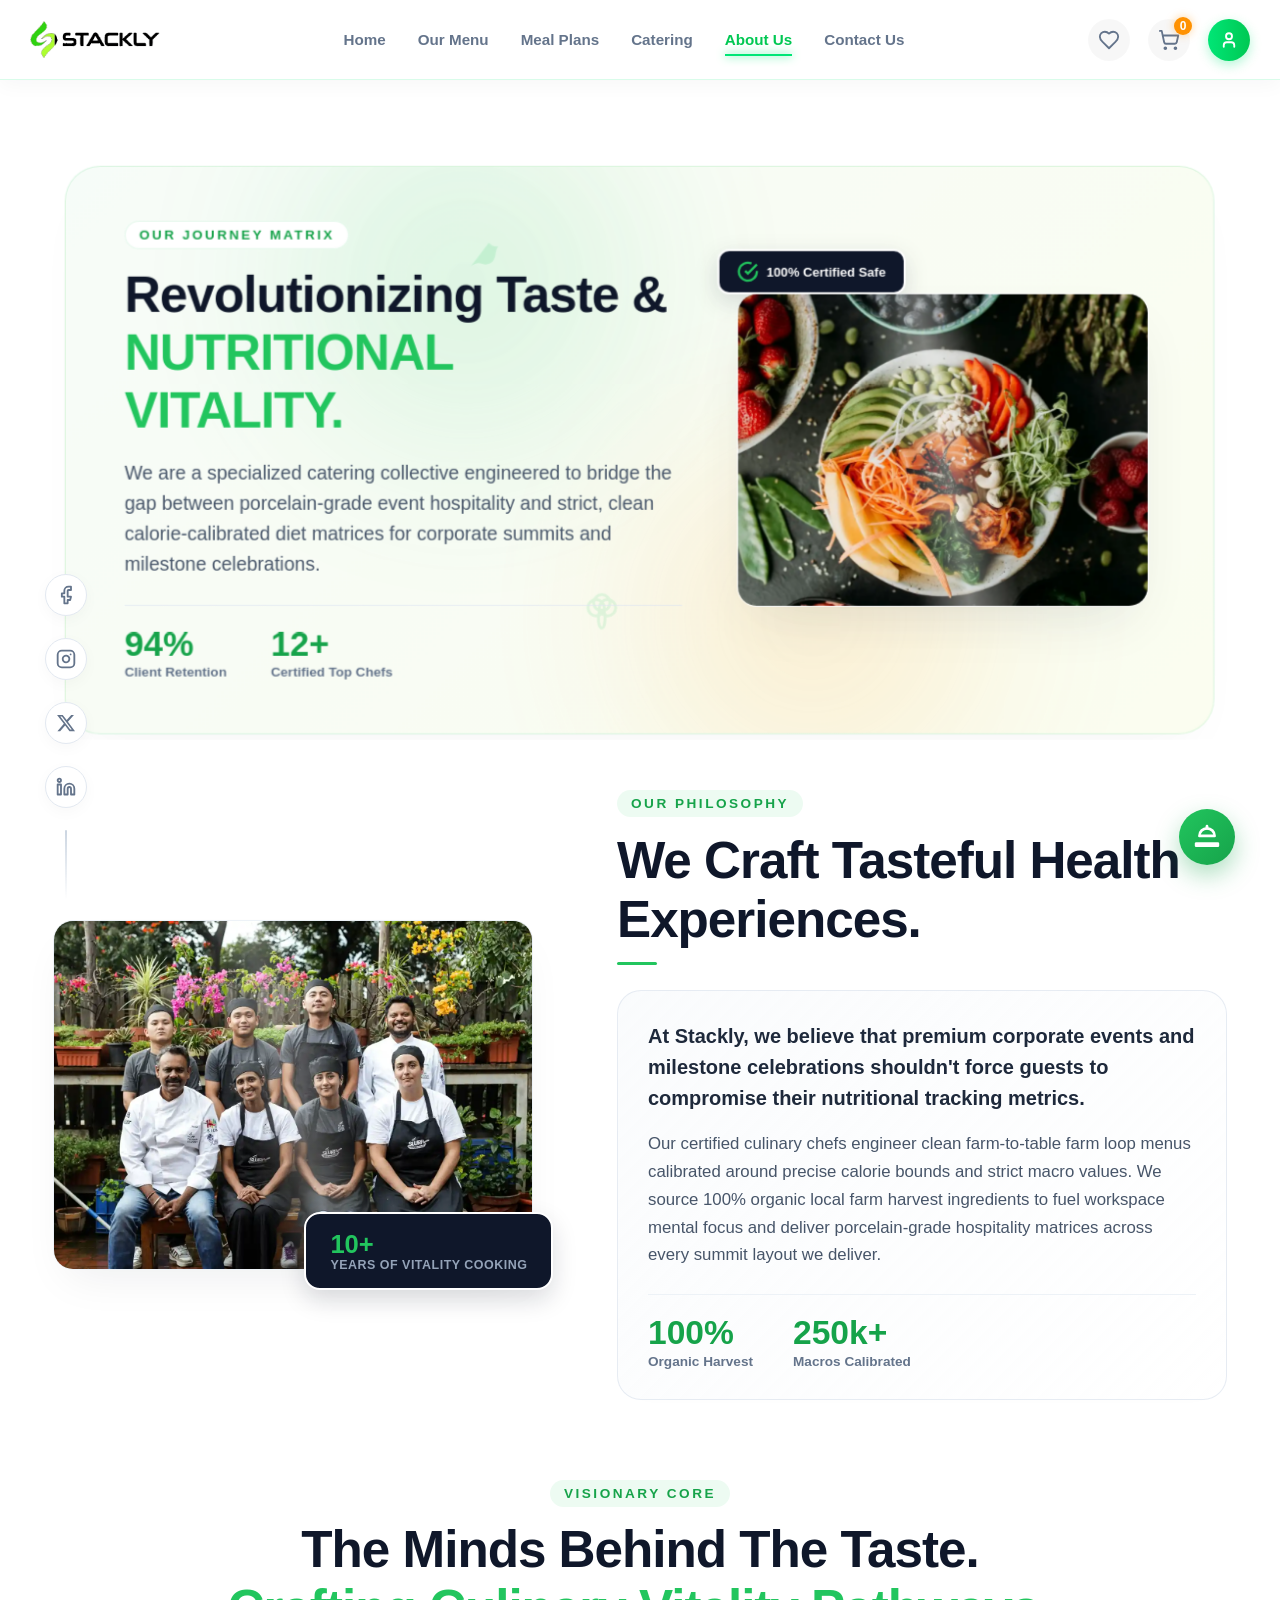
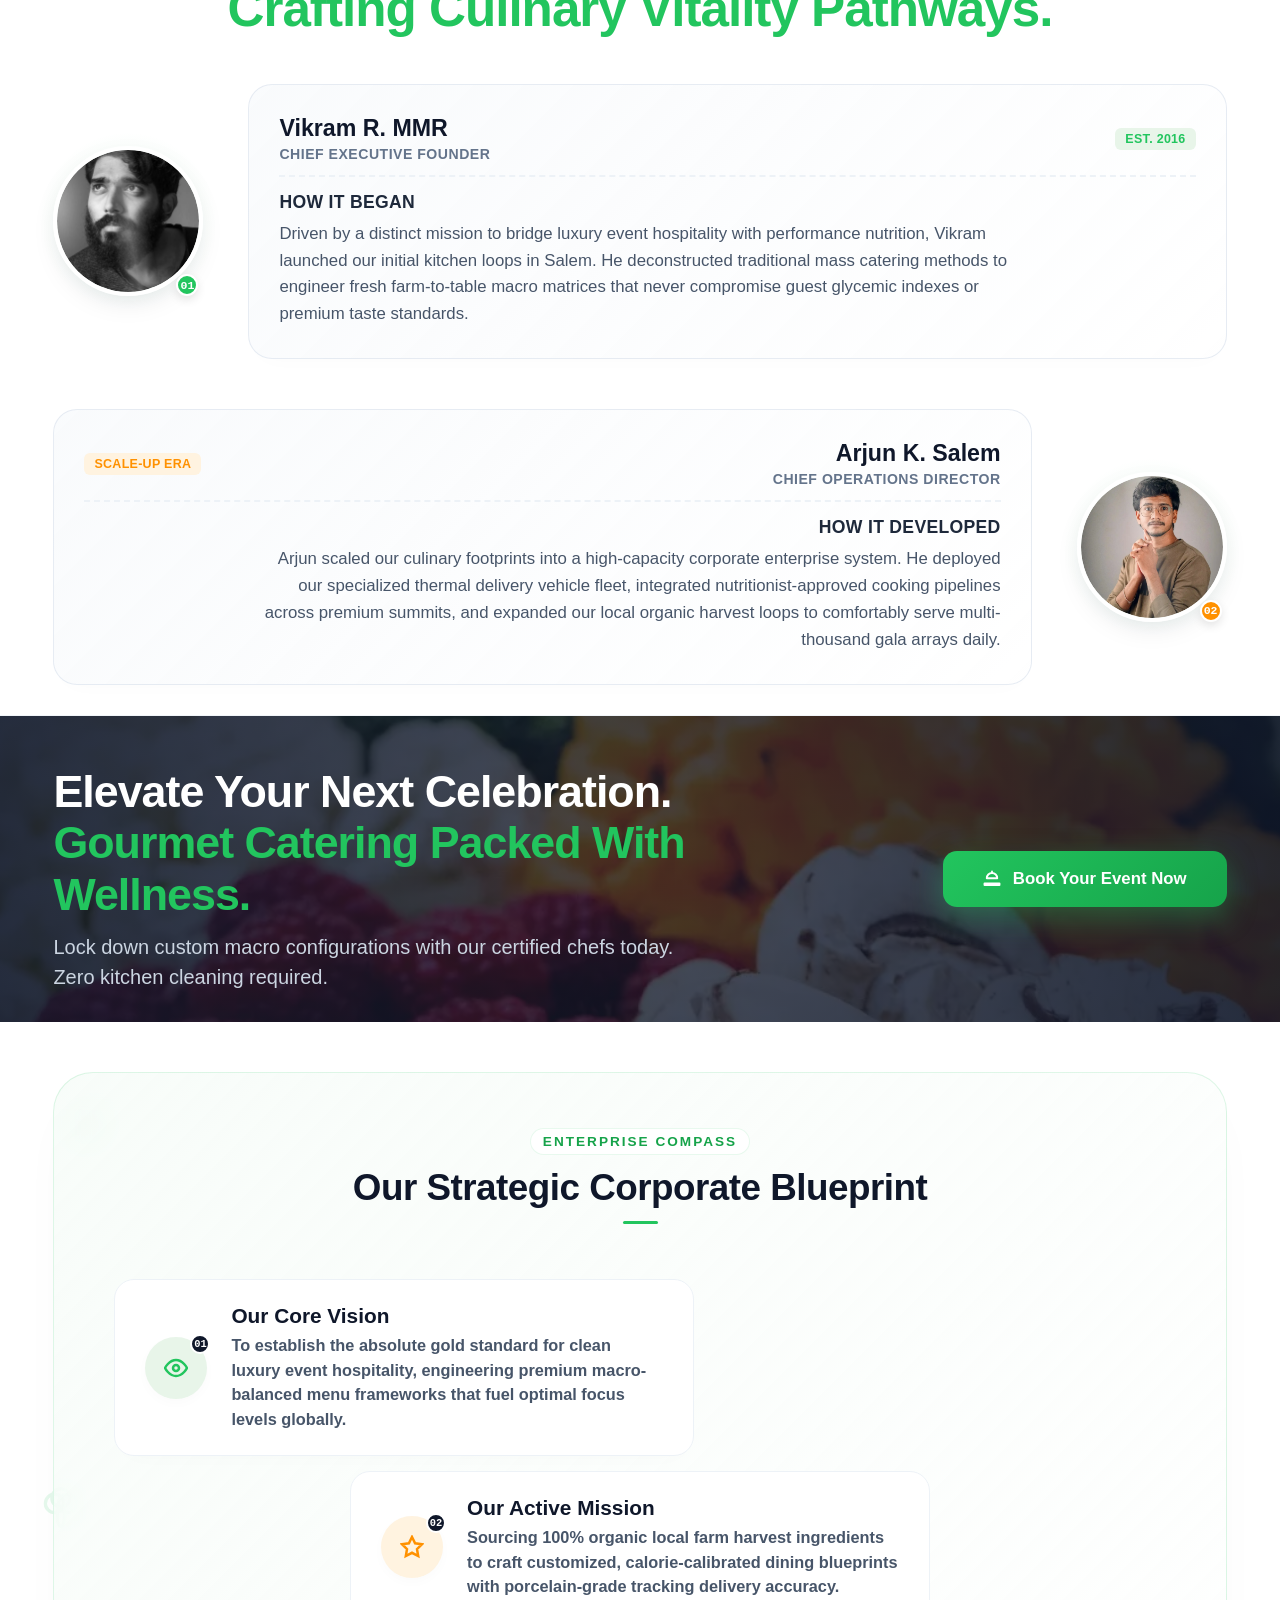
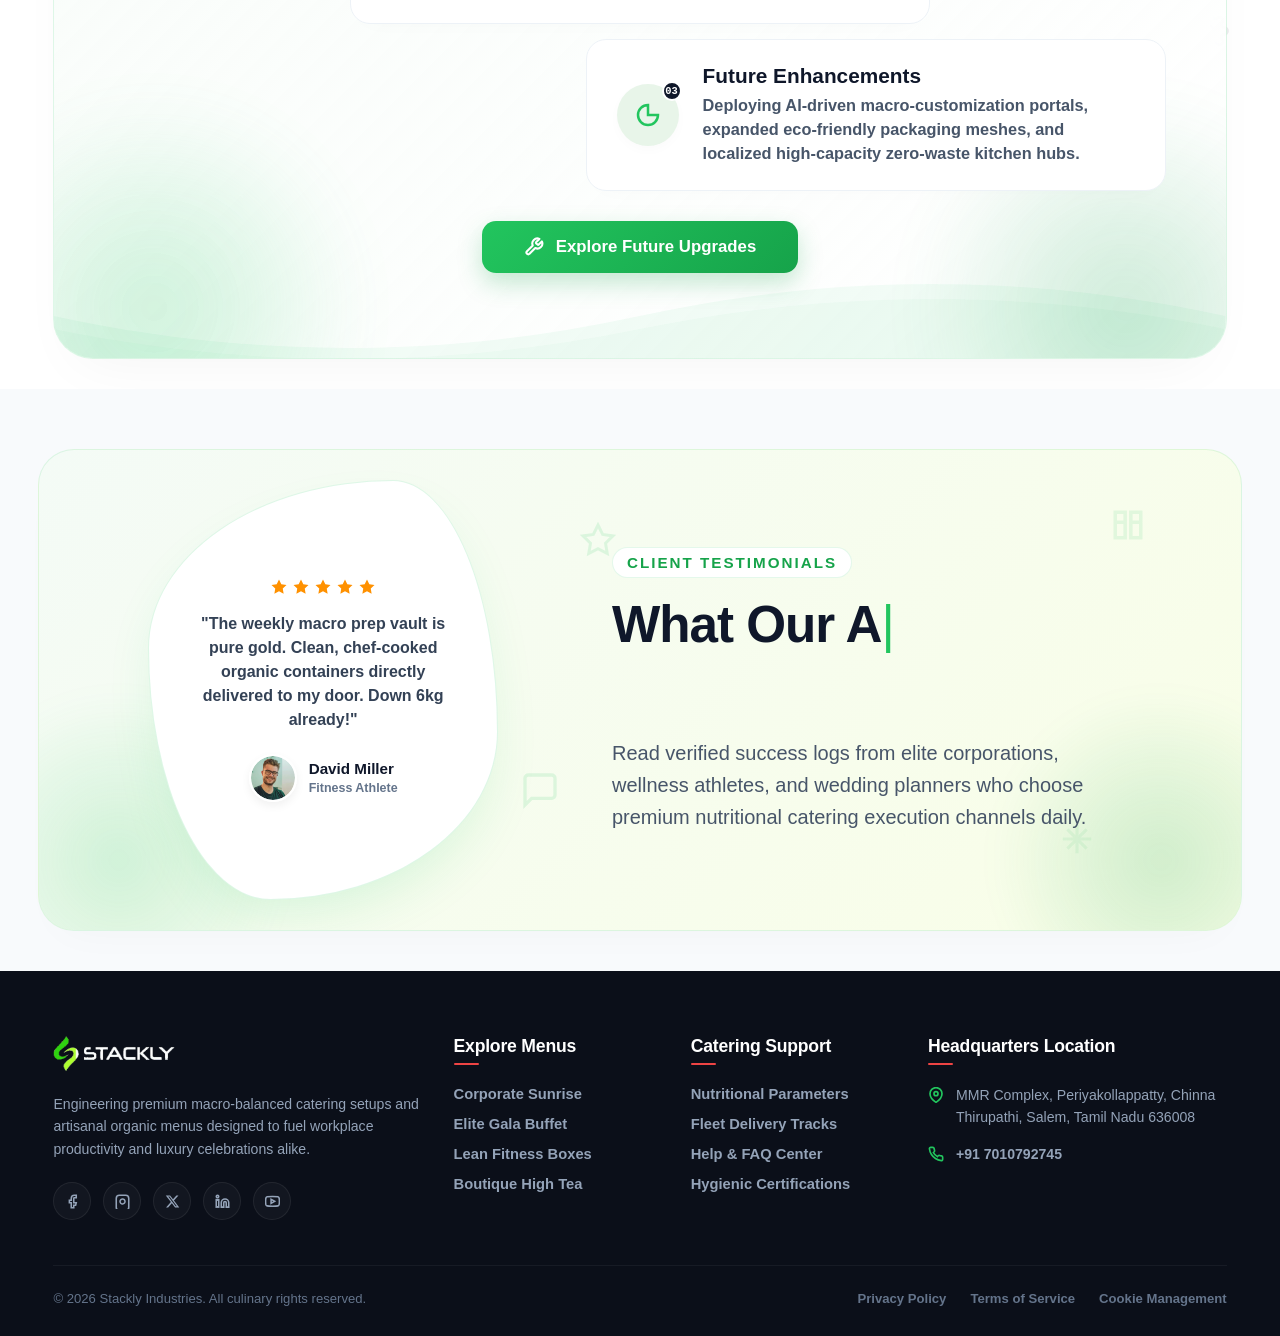
<file: about.html>
<!DOCTYPE html>
<html lang="en">
<head>
  <meta charset="UTF-8">
  <meta name="viewport" content="width=device-width, initial-scale=1.0">
  <title>Stackly - Healthy Catering Food Services</title>
  <link rel="stylesheet" href="style.css">
</head>
<body>

  
  <div id="preloader">
    <svg class="bg-vectors" xmlns="http://w3.org" viewBox="0 0 960 540" preserveAspectRatio="none">
      <path class="bg-wave" fill="rgba(0, 230, 118, 0.06)" d="M0,160 Q240,280 480,160 T960,160 L960,0 L0,0 Z"/>
      <path class="bg-wave" fill="rgba(255, 145, 0, 0.04)" d="M0,200 Q240,100 480,220 T960,200 L960,0 L0,0 Z" style="animation-delay: -3s; animation-duration: 11s;"/>
    </svg>

    <div class="preloader-art">
      <svg class="food-vector salad-leaf" width="45" height="45" viewBox="0 0 24 24" fill="none" xmlns="http://w3.org">
        <path d="M2 22C4.5 19.5 7.5 19 10 20C13 21.2 16.5 19.8 18 17C19.5 14.2 18.8 10.5 21 8C18.5 8.5 16 7.5 14.5 5.5C13 3.5 13.5 1 11 2C8.5 3 8 6.5 6 8C4 9.5 1 9 2 11.5C3 14 5.5 14.5 5 17.5C4.5 20.5 2 22 2 22Z" fill="var(--food-green)" opacity="0.95"/>
        <path d="M6 8C7.5 10.5 10 13 13.5 14.5" stroke="#047857" stroke-width="1.5" stroke-linecap="round"/>
      </svg>

      <svg class="food-vector avocado" width="50" height="50" viewBox="0 0 24 24" fill="none" xmlns="http://w3.org">
        <path d="M12 2C7.5 2 4 7 4 13C4 18 7.5 22 12 22C16.5 22 20 18 20 13C20 7 16.5 2 12 2Z" fill="#4ea93b"/>
        <path d="M12 4C8.5 4 5.5 8.5 5.5 13C5.5 17 8.5 20.5 12 20.5C15.5 20.5 18.5 17 18.5 13C18.5 8.5 15.5 4 12 4Z" fill="#a3e635"/>
        <circle cx="12" cy="14.5" r="3.5" fill="#78350f"/>
      </svg>

      <svg class="food-vector broccoli" width="48" height="48" viewBox="0 0 24 24" fill="none" xmlns="http://w3.org">
        <path d="M10 15C10 12.5 11 11 12 11C13 11 14 12.5 14 15C14 18 13.5 22 12 22C10.5 22 10 18 10 15Z" fill="#15803d"/>
        <circle cx="8.5" cy="9.5" r="4.5" fill="var(--food-green)"/>
        <circle cx="15.5" cy="9.5" r="4.5" fill="var(--food-green)"/>
        <circle cx="12" cy="6.5" r="4.5" fill="#22c55e"/>
      </svg>

      <div class="cloche-container">
        <svg width="110" height="80" viewBox="0 0 24 18" fill="none" xmlns="http://w3.org">
          <path d="M12 4C6.5 4 2 7.5 2 12H22C22 7.5 17.5 4 12 4Z" fill="#475569"/>
          <path d="M12 4C14.8 4 17.3 5.4 19 7.5" stroke="#ffffff" stroke-width="0.75" stroke-linecap="round"/>
          <circle cx="12" cy="2.5" r="1.5" fill="var(--food-orange)"/>
          <path d="M2 13H22V14H22.5C23 14 23.5 14.5 23.5 15C23.5 15.5 23 16 22.5 16H1.5C1 16 0.5 15.5 0.5 15C0.5 14.5 1 14 1.5 14H2V13Z" fill="#334155"/>
        </svg>
      </div>

      <div class="platter"></div>
    </div>

    <div class="brand-title">Stackly</div>

    <div class="progress-wrapper">
      <div class="progress-bar"></div>
    </div>
  </div>

  <!-- Header -->
  <header class="main-header">
    <div class="header-container">
      
      <div class="logo-wrapper" onclick="refreshPage()">
        <img src="./Assests/healthy catering logo.webp" alt="Stackly Logo" class="brand-logo">
       
      </div>

      <nav class="desktop-nav">
        <a href="index.html" class="nav-item ">Home</a>
        <a href="ourmenus.html" class="nav-item">Our Menu</a>
        <a href="mealplans.html" class="nav-item">Meal Plans</a>
        <a href="catering.html" class="nav-item">Catering</a>
        <a href="about.html" class="nav-item active">About Us</a>
        <a href="contact.html" class="nav-item">Contact Us</a>
      </nav>

      <div class="utility-actions">
        <a href="404.html" class="icon-btn" title="Wishlist">
          <svg width="22" height="22" viewBox="0 0 24 24" fill="none" stroke="currentColor" stroke-width="2" stroke-linecap="round" stroke-linejoin="round"><path d="M19 14c1.49-1.46 3-3.21 3-5.5A5.5 5.5 0 0 0 16.5 3c-1.76 0-3 .5-4.5 2-1.5-1.5-2.74-2-4.5-2A5.5 5.5 0 0 0 2 8.5c0 2.3 1.5 4.05 3 5.5l7 7Z"/></svg>
        </a>
        <a href="404.html" class="icon-btn" title="Shopping Cart">
          <svg width="22" height="22" viewBox="0 0 24 24" fill="none" stroke="currentColor" stroke-width="2" stroke-linecap="round" stroke-linejoin="round"><circle cx="8" cy="21" r="1"/><circle cx="19" cy="21" r="1"/><path d="M2.05 2.05h2l2.66 12.42a2 2 0 0 0 2 1.58h9.78a2 2 0 0 0 1.95-1.57l1.65-7.43H5.12"/></svg>
          <span class="cart-badge">0</span>
        </a>
       <button class="auth-btn" onclick="window.location.href='login.html';" title="Login">
  <svg width="18" height="18" viewBox="0 0 24 24" fill="none" stroke="currentColor" stroke-width="2.5" stroke-linecap="round" stroke-linejoin="round">
    <path d="M19 21v-2a4 4 0 0 0-4-4H9a4 4 0 0 0-4 4v2"/>
    <circle cx="12" cy="7" r="4"/>
  </svg>
</button>

      </div>

      <div class="hamburger-menu" id="hamburger-toggle">
        <span></span>
        <span></span>
        <span></span>
      </div>

    </div>
  </header>

  <div class="mobile-menu-overlay" id="mobile-overlay">
    <div class="mobile-menu-card">
      <nav class="mobile-nav-links">
        <a href="index.html" class="mobile-nav-item ">Home</a>
        <a href="ourmenus.html" class="mobile-nav-item">Our Menu</a>
        <a href="mealplans.html" class="mobile-nav-item">Meal Plans</a>
        <a href="catering.html" class="mobile-nav-item">Catering</a>
        <a href="about.html" class="mobile-nav-item active">About Us</a>
        <a href="contact.html" class="mobile-nav-item">Contact Us</a>
      </nav>
      <div class="mobile-utilities">
        <a href="404.html" class="mobile-util-link">
          <svg width="20" height="20" viewBox="0 0 24 24" fill="none" stroke="currentColor" stroke-width="2"><path d="M19 14c1.49-1.46 3-3.21 3-5.5A5.5 5.5 0 0 0 16.5 3c-1.76 0-3 .5-4.5 2-1.5-1.5-2.74-2-4.5-2A5.5 5.5 0 0 0 2 8.5c0 2.3 1.5 4.05 3 5.5l7 7Z"/></svg>
          Wishlist
        </a>
        <a href="404.html" class="mobile-util-link">
          <svg width="20" height="20" viewBox="0 0 24 24" fill="none" stroke="currentColor" stroke-width="2"><circle cx="8" cy="21" r="1"/><circle cx="19" cy="21" r="1"/><path d="M2.05 2.05h2l2.66 12.42a2 2 0 0 0 2 1.58h9.78a2 2 0 0 0 1.95-1.57l1.65-7.43H5.12"/></svg>
          Cart Container
        </a>
       <button 
    type="button" 
    class="mobile-auth-btn"
    onclick="window.location.href='login.html';"
>
    Sign In / Register
</button>
      </div>
    </div>
  </div>



  <script>
    let audioContext = null;
    let soundFired = false;

    function initAndPlaySound() {
      if (soundFired) return;
      try {
        const AudioCtx = window.AudioContext || window.webkitAudioContext;
        if (!AudioCtx) return;
        if (!audioContext) audioContext = new AudioCtx();
        if (audioContext.state === 'suspended') audioContext.resume();

        const osc = audioContext.createOscillator();
        const gainNode = audioContext.createGain();
        osc.connect(gainNode);
        gainNode.connect(audioContext.destination);
        osc.type = 'sine';
        osc.frequency.setValueAtTime(1450, audioContext.currentTime); 
        gainNode.gain.setValueAtTime(0.3, audioContext.currentTime);
        gainNode.gain.exponentialRampToValueAtTime(0.0001, audioContext.currentTime + 1.5);
        osc.start();
        osc.stop(audioContext.currentTime + 1.5);
        
        soundFired = true;
        cleanListeners();
      } catch (e) {}
    }

    function cleanListeners() {
      window.removeEventListener('mousemove', initAndPlaySound);
      window.removeEventListener('touchstart', initAndPlaySound);
      window.removeEventListener('click', initAndPlaySound);
    }

    window.addEventListener('mousemove', initAndPlaySound);
    window.addEventListener('touchstart', initAndPlaySound);
    window.addEventListener('click', initAndPlaySound);

    function refreshPage() {
      window.location.reload(true);
    }

    window.addEventListener('DOMContentLoaded', () => {
      const navItems = document.querySelectorAll('.nav-item, .mobile-nav-item');
      navItems.forEach(item => {
        item.addEventListener('click', function() {
          navItems.forEach(i => i.classList.remove('active'));
          this.classList.add('active');
        });
      });

      const burger = document.getElementById('hamburger-toggle');
      const mobileOverlay = document.getElementById('mobile-overlay');
      
      burger.addEventListener('click', () => {
        burger.classList.toggle('open');
        mobileOverlay.classList.toggle('visible');
      });

      setTimeout(() => {
        const preloader = document.getElementById('preloader');
        const mainApp = document.getElementById('main-app');

        preloader.style.opacity = '0';
        preloader.style.transform = 'scale(1.05)';
        
        setTimeout(() => {
          preloader.style.display = 'none';
          mainApp.style.opacity = '1';
          mainApp.style.transform = 'scale(1)';
          cleanListeners();
        }, 500);

      }, 2000);
    });
  </script>

<div class="fixed-vertical-socials">
  
  <!-- Facebook Tracker Track -->
  <a href="404.html" class="social-v-link" title="Follow on Facebook">
    <svg width="20" height="20" viewBox="0 0 24 24" fill="none" stroke="currentColor" stroke-width="2.2" stroke-linecap="round" stroke-linejoin="round"><path d="M18 2h-3a5 5 0 0 0-5 5v3H7v4h3v8h4v-4h3l1-4h-4V7a1 1 0 0 1 1-1h3z"/></svg>
  </a>

  <!-- Instagram Tracker Track -->
  <a href="404.html" class="social-v-link" title="Follow on Instagram">
    <svg width="20" height="20" viewBox="0 0 24 24" fill="none" stroke="currentColor" stroke-width="2.2" stroke-linecap="round" stroke-linejoin="round"><rect x="2" y="2" width="20" height="20" rx="5" ry="5"/><path d="M16 11.37A4 4 0 1 1 12.63 8 4 4 0 0 1 16 11.37z"/><line x1="17.5" y1="6.5" x2="17.51" y2="6.5"/></svg>
  </a>

  <!-- Twitter / X Tracker Track -->
<a href="404.html" class="social-v-link" title="Follow on X (Twitter)">
    <svg width="20" height="20" viewBox="0 0 24 24" fill="currentColor">
        <path d="M18.244 2.25h3.308l-7.227 8.26 8.502 11.24H16.17l-5.214-6.817L4.99 21.75H1.68l7.73-8.835L1.254 2.25H8.08l4.713 6.231zm-1.161 17.52h1.833L7.084 4.126H5.117z"/>
    </svg>
</a>

  <!-- LinkedIn Tracker Track -->
  <a href="404.html" class="social-v-link" title="Connect on LinkedIn">
    <svg width="20" height="20" viewBox="0 0 24 24" fill="none" stroke="currentColor" stroke-width="2.2" stroke-linecap="round" stroke-linejoin="round"><path d="M16 8a6 6 0 0 1 6 6v7h-4v-7a2 2 0 0 0-2-2 2 2 0 0 0-2 2v7h-4v-7a6 6 0 0 1 6-6z"/><rect x="2" y="9" width="4" height="12"/><circle cx="4" cy="4" r="2"/></svg>
  </a>

  <!-- Connecting Linear Baseline Ribbon Accent -->
  <div class="social-v-line"></div>
</div>

<style>
  /* ==========================================================================
   FIXED LOWER-LEFT CORNER VERTICAL SOCIAL MATRIX
   ========================================================================== */
.fixed-vertical-socials {
  position: fixed;
  bottom: 0;
  left: 45px; /* Safely metrics layout away from the viewport outer window trim */
  display: flex;
  flex-direction: column;
  align-items: center;
  gap: 22px;
  z-index: 1000; /* Overlays background canvases, hero wrappers, and wavy dividers smoothly */
  opacity: 0;
  transform: translateY(30px);
  animation: socialStripReveal 0.8s cubic-bezier(0.16, 1, 0.3, 1) forwards;
  animation-delay: 2.8s; /* Timed perfectly to step in after your bottom cards complete cascading entries */
}

/* Fluid entrance slide tracking on initialization */
@keyframes socialStripReveal {
  to { opacity: 1; transform: translateY(0); }
}

.social-v-link {
  color: #64748b; /* Clean neutral default slate tone */
  text-decoration: none;
  display: flex;
  justify-content: center;
  align-items: center;
  width: 42px;
  height: 42px;
  border-radius: 50%;
  background: #ffffff;
  border: 1px solid #e2e8f0;
  box-shadow: 0 4px 15px rgba(0, 0, 0, 0.03);
  transition: color 0.3s cubic-bezier(0.16, 1, 0.3, 1), 
              background 0.3s cubic-bezier(0.16, 1, 0.3, 1), 
              border-color 0.3s,
              transform 0.2s;
}

/* Micro-Interaction glow on pointer action states */
.social-v-link:hover {
  color: #22c55e; /* Shifts into your signature theme bright green color */
  background: #f0fdf4;
  border-color: rgba(34, 197, 94, 0.3);
  transform: translateX(4px) scale(1.05); /* Soft drift pulls sideways dynamically */
  box-shadow: 0 10px 20px rgba(34, 197, 94, 0.08);
}

/* Premium Architectural Connecting Anchor Ribbon Line */
.social-v-line {
  width: 2px;
  height: 70px;
  background: linear-gradient(to bottom, #cbd5e1, rgba(203, 213, 225, 0));
  border-radius: 2px;
}

/* ==========================================================================
   FLUID STRUCTURAL RESPONSIVE ADAPTATIONS
   ========================================================================== */
@media (max-width: 992px) {
  /* Tucks away cleanly on mobile resolutions to guarantee zero interference with content layers */
  .fixed-vertical-socials {
    display: none !important;
  }
}

</style>

<!-- REWRITTEN MINIMALIST FIXED RIGHT-SIDE BOT NOTIFIER -->
<div class="fixed-bot-wrapper">
  
  <!-- Single-Line Floating Greeting Bubble -->
  <div class="bot-welcome-tooltip" id="bot-bubble">
    <div class="tooltip-text-track">
      Hi, welcome! 😊
    </div>
    <div class="tooltip-tail"></div>
  </div>

  <!-- Unified Theme-Green Vector Shutter Icon Button (Redirects straight to 404.html) -->
  <a href="404.html" class="bot-trigger-badge" id="bot-toggle-btn" title="Click to view Support Center">
    <!-- Clean Food Service Theme-Related Cloche / Cooking Vector Icon -->
    <svg width="26" height="26" viewBox="0 0 24 24" fill="none" stroke="currentColor" stroke-width="2.5" stroke-linecap="round" stroke-linejoin="round">
      <path d="M2 18h20v2H2z"/>
      <path d="M12 4a7 7 0 0 1 7 7H5a7 7 0 0 1 7-7z"/>
      <path d="M12 2v2"/>
    </svg>
  </a>

</div>

<style>
  /* ==========================================================================
   STREAMLINED FIXED RIGHT-SIDE BOT CONTAINER
   ========================================================================== */
.fixed-bot-wrapper {
  position: fixed;
  bottom: 35px;
  right: 45px; /* Mirrored layout alignment matches your left vertical social column */
  display: flex;
  flex-direction: column;
  align-items: flex-end;
  gap: 12px;
  z-index: 1100; /* Keeps it layered cleanly over your hero card margins */
}

/* ==========================================================================
   SINGLE-LINE GREETING BALLOON TRACKS
   ========================================================================== */
.bot-welcome-tooltip {
  position: relative;
  background: #0f172a; /* Premium deep slate backing canvas */
  color: #ffffff;
  padding: 10px 18px;
  border-radius: 12px;
  font-size: 0.88rem;
  font-weight: 700;
  box-shadow: 0 10px 25px rgba(15, 23, 42, 0.12);
  white-space: nowrap; /* Forces content to render tightly in a single crisp line */
  opacity: 0;
  transform: translateY(10px) scale(0.95);
  transition: opacity 0.35s cubic-bezier(0.16, 1, 0.3, 1), 
              transform 0.35s cubic-bezier(0.16, 1, 0.3, 1);
  pointer-events: none;
}

/* Dynamic display class triggered seamlessly by JavaScript timers */
.bot-welcome-tooltip.bubble-active {
  opacity: 1;
  transform: translateY(0) scale(1);
}

.tooltip-tail {
  position: absolute;
  bottom: -5px;
  right: 22px;
  width: 10px;
  height: 10px;
  background: #0f172a;
  transform: rotate(45deg);
}

/* ==========================================================================
   MINIMALIST THEME GREEN ACTION NOTIFIER BADGE
   ========================================================================== */
.bot-trigger-badge {
  text-decoration: none;
  background: linear-gradient(135deg, #22c55e 0%, #16a34a 100%); /* High-vibrancy theme green color */
  color: #ffffff;
  width: 56px;
  height: 56px;
  border-radius: 50%;
  display: flex;
  justify-content: center;
  align-items: center;
  box-shadow: 0 10px 25px rgba(22, 163, 74, 0.35);
  transition: transform 0.3s cubic-bezier(0.16, 1, 0.3, 1), box-shadow 0.3s;
  
  /* Infinite, soft visual layout floating animation */
  animation: primaryBotFloat 4s ease-in-out infinite alternate;
}

.bot-trigger-badge:hover {
  transform: scale(1.08) rotate(8deg);
  box-shadow: 0 14px 35px rgba(22, 163, 74, 0.5);
}

@keyframes primaryBotFloat {
  0% { transform: translateY(0px); }
  100% { transform: translateY(-10px); }
}

/* ==========================================================================
   FLUID STRUCTURAL RESPONSIVE ADAPTATIONS
   ========================================================================== */
@media (max-width: 768px) {
  .fixed-bot-wrapper { bottom: 20px; right: 20px; }
  .bot-trigger-badge { width: 48px; height: 48px; }
  .bot-welcome-tooltip { font-size: 0.8rem; padding: 8px 14px; }
}

</style>

<script>
  // ==========================================================================
// KINETIC DELAYED SUPPORT BOT GREETING RUNNER ENGINE
// ==========================================================================
const botBubbleNode = document.getElementById('bot-bubble');

// 1. Initial trigger setting: reveals tooltip bubble after hero section load finishes
window.addEventListener('DOMContentLoaded', () => {
  setTimeout(() => {
    if (botBubbleNode) {
      botBubbleNode.classList.add('bubble-active');
      
      // Flash welcome prompt for 2.5s before disappearing smoothly
      setTimeout(() => {
        botBubbleNode.classList.remove('bubble-active');
      }, 2500);
    }
  }, 3200); // Launches exactly after your bottom layout card cascades settle in
});

// 2. Continuous 5-Second (5000ms) interval timeline runner loop
setInterval(() => {
  if (botBubbleNode) {
    botBubbleNode.classList.add('bubble-active');
    
    // Auto-disappear after 2.5 seconds to protect clean viewport spaces
    setTimeout(() => {
      botBubbleNode.classList.remove('bubble-active');
    }, 2500);
  }
}, 5000);

</script>

<!-- ==========================================================================
     GLASSMORPHIC BENTO CARD ABOUT HERO SECTION (index.html)
     ========================================================================== -->
<section class="about-hero-section">
  <div class="about-hero-master-container" id="about-hero-scroll-trigger">
    
    <!-- MAIN FLOATING CARRIER PLATFORM CARD POD -->
    <div class="about-hero-bento-pod about-hero-reveal-node">
      
      <!-- ENVIRONMENT CANVAS INTERIOR: DRIFTING HYDRO VEGGIES & CARBS -->
      <div class="about-hero-ambient-backdrop">
        <div class="about-blur-orb glow-green"></div>
        <div class="about-blur-orb glow-orange"></div>
        
        <!-- Vector Satellite 1: Healthy Organic Mint Leaf -->
        <svg class="about-vector abv-1" width="36" height="36" viewBox="0 0 24 24" fill="none" xmlns="http://w3.org" opacity="0.15"><path d="M2 22C4.5 19.5 7.5 19 10 20C13 21.2 16.5 19.8 18 17C19.5 14.2 18.8 10.5 21 8C18.5 8.5 16 7.5 14.5 5.5Z" fill="#22c55e"/></svg>
        <!-- Vector Satellite 2: Probiotic Broccoli -->
        <svg class="about-vector abv-2" width="40" height="40" viewBox="0 0 24 24" fill="none" stroke="#22c55e" stroke-width="1.8" opacity="0.12"><circle cx="8.5" cy="9.5" r="5"/><circle cx="15.5" cy="9.5" r="5"/><circle cx="12" cy="6.5" r="5"/><path d="M10 15c0-2.5 1-4 2-4s2 1.5 2 4c0 3-.5 7-2 7s-2-4-2-4z"/></svg>
        <!-- Vector Satellite 3: Aromatic Kitchen Herbs -->
        <svg class="about-vector abv-3" width="34" height="34" viewBox="0 0 24 24" fill="none" stroke="#ff9100" stroke-width="2" stroke-linecap="round" stroke-linejoin="round" opacity="0.12"><path d="M2 22c1.25-3.25 3.5-6.5 6-7.5M19 2c-1.5 1-3.5 3-4.5 5.5m2.5-3.5h.01M9 13.5c1.5-1 3-3 3.5-5.5m-1.5 3.5h.01M13 18.5c1-1.5 2.5-3 2.5-5.5m-1.5 3.5h.01"/></svg>
      </div>

      <div class="about-hero-split-grid">
        
        <!-- LEFT COLUMN: HIGH-VISIBILITY TYPOGRAPHY CONTENT COPIES -->
        <div class="about-hero-text-side">
          <span class="about-hero-mini-tag">OUR JOURNEY MATRIX</span>
          <h1 class="about-hero-main-title">
            Revolutionizing Taste & <span class="text-green-glow">NUTRITIONAL VITALITY.</span>
          </h1>
          <p class="about-hero-sub-paragraph">We are a specialized catering collective engineered to bridge the gap between porcelain-grade event hospitality and strict, clean calorie-calibrated diet matrices for corporate summits and milestone celebrations.</p>
          
          <!-- CORE MILESTONE CORPORATE RECORDS SLATS -->
          <div class="about-hero-statistics-row">
            <div class="about-stat-cell">
              <strong>94%</strong>
              <span>Client Retention</span>
            </div>
            <div class="about-stat-cell">
              <strong>12+</strong>
              <span>Certified Top Chefs</span>
            </div>
          </div>
        </div>

        <!-- RIGHT COLUMN: HORIZONTAL FLOATING REGCTANGLE IMAGE FRAME VIEWPORT -->
        <div class="about-hero-media-side">
          <div class="about-hero-artwork-universe">
            <div class="about-artwork-radial-spotlight"></div>
            
            <!-- RECTANGLE SHAPE FRAME PORT WITH ORGANIC FLOATING MOTION -->
            <div class="about-hero-rectangle-mask">
              <div class="about-hero-live-shimmer"></div>
              <!-- MAIN PHOTOGRAPH CANVAS ASSET -->
              <img src="./Assests/hero%20section%20img%201.webp" alt="Our Premium Healthy Catering Workspace & Team" class="about-hero-native-photo">
            </div>
            
            <!-- Overlapping Visual Badge Element -->
            <div class="about-hero-floating-seal-badge">
              <svg width="22" height="22" viewBox="0 0 24 24" fill="none" stroke="currentColor" stroke-width="2.5"><path d="M22 11.08V12a10 10 0 1 1-5.93-9.14"/><polyline points="22 4 12 14.01 9 11.01"/></svg>
              <span>100% Certified Safe</span>
            </div>

          </div>
        </div>

      </div>

    </div>

  </div>
</section>

<style>
    /* ==========================================================================
   GLASSMORPHIC BENTO HERO SHIELD PROPERTIES (style.css)
   ========================================================================== */
.about-hero-section {
  position: relative;
  width: 100%;
  background-color: #ffffff;
  
  /* FIXED: Precise exact padding constraints: 50px Top, 30px Bottom precisely */
  padding-top: 130px;
  padding-bottom: 30px;
  
  overflow: hidden;
  z-index: 2;
}

.about-hero-master-container {
  width: 94%;
  max-width: 1300px;
  margin: 0 auto;
  padding: 0 15px;
}

/* ==========================================================================
   THE FLOATING MASTER BENTO POD CARRIER CANVAS PLATFORM
   ========================================================================== */
.about-hero-bento-pod {
  position: relative;
  width: 100%;
  background: linear-gradient(135deg, rgba(244, 251, 246, 0.75) 0%, rgba(250, 253, 235, 0.75) 100%);
  backdrop-filter: blur(20px);
  -webkit-backdrop-filter: blur(20px);
  
  border: 1px solid rgba(34, 197, 94, 0.15);
  border-radius: 36px; /* Elegant rounded bento box profile outlines */
  padding: 55px 60px;
  box-shadow: 0 25px 55px -25px rgba(15, 23, 42, 0.05);
  overflow: hidden;
  
  /* Continuous smooth hardware vertical flight floating oscillation loop */
  animation: masterPlatformFloat 4.5s ease-in-out infinite alternate;
  will-change: transform;
}

@keyframes masterPlatformFloat {
  0% { transform: translateY(0px); }
  100% { transform: translateY(-10px); }
}

.about-hero-split-grid {
  display: flex;
  justify-content: space-between;
  align-items: center;
  gap: 50px;
  width: 100%;
  position: relative;
  z-index: 5;
}

/* ==========================================================================
   INFINITE CONTINUOUS DRIFTING BACKDROP SATELLITE CHIPS ARRAYS
   ========================================================================== */
.about-hero-ambient-backdrop {
  position: absolute;
  top: 0; left: 0; width: 100%; height: 100%;
  pointer-events: none; z-index: 2;
}

.about-blur-orb { position: absolute; width: 350px; height: 350px; border-radius: 50%; filter: blur(90px); opacity: 0.12; }
.glow-green { top: -10%; left: 20%; background-color: #22c55e; }
.glow-orange { bottom: -10%; right: 20%; background-color: #ff9100; }

.about-vector { position: absolute; }
.abv-1 { top: 12%; left: 35%; animation: satelliteVDrift 6s ease-in-out infinite alternate; }
.abv-2 { bottom: 18%; left: 45%; animation: satelliteVDrift 5s ease-in-out infinite alternate-reverse; }
.abv-3 { top: 15%; right: 40%; animation: satelliteVDrift 7s ease-in-out infinite alternate 0.2s; }

@keyframes satelliteVDrift {
  0% { transform: translateY(0) rotate(0deg) scale(0.95); }
  100% { transform: translateY(-15px) rotate(10deg) scale(1.04); }
}

/* ==========================================================================
   LEFT COLUMN: HIGH-VISIBILITY TYPOGRAPHY COPIES CONTENT BLOCK
   ========================================================================== */
.about-hero-text-side {
  flex: 1.25;
  display: flex;
  flex-direction: column;
  align-items: flex-start;
  text-align: left;
}

.about-hero-mini-tag {
  font-size: 0.85rem;
  font-weight: 800;
  letter-spacing: 2.5px;
  color: #16a34a; /* Main Brand Theme Green */
  background: #ffffff;
  border: 1px solid rgba(34, 197, 94, 0.12);
  padding: 6px 14px;
  border-radius: 50px;
  margin-bottom: 18px;
}

.about-hero-main-title {
  font-size: 3.2rem; /* INCREASED font size weight scaling for high scannability */
  font-weight: 900;
  color: #0f172a;
  line-height: 1.15;
  margin-bottom: 18px;
  letter-spacing: -1px;
}

/* HIGH-INTENSITY NEON GLOW EFFECTS */
.text-green-glow { color: #22c55e; transition: text-shadow 0.3s ease, color 0.3s ease; }
.about-hero-bento-pod:hover .text-green-glow {
  color: #4ade80;
  text-shadow: 0 0 20px rgba(74, 222, 128, 0.45); /* Title text flares up neon trails intensely on hover focus */
}

.about-hero-sub-paragraph {
  font-size: 1.22rem; /* INCREASED description text size */
  color: #475569;
  line-height: 1.6;
  max-width: 580px;
  margin-bottom: 25px;
}

/* Interior Corporate Stats Matrix Row */
.about-hero-statistics-row {
  display: flex;
  align-items: center;
  gap: 45px;
  border-top: 1px solid rgba(226, 232, 240, 0.8);
  padding-top: 20px;
  width: 100%;
}

.about-stat-cell { display: flex; flex-direction: column; align-items: flex-start; }
.about-stat-cell strong { font-size: 2.2rem; font-weight: 900; color: #16a34a; line-height: 1.1; }
.about-stat-cell span { font-size: 0.85rem; color: #64748b; font-weight: 700; margin-top: 2px; }

/* ==========================================================================
   RIGHT COLUMN: DYNAMIC FLOATING RECTANGLE SHAPE PICTURE SYSTEM
   ========================================================================== */
.about-hero-media-side {
  flex: 0.95;
  display: flex;
  justify-content: center;
  align-items: center;
}

.about-hero-artwork-universe {
  position: relative;
  width: 420px;
  height: 380px;
  display: flex;
  justify-content: center;
  align-items: center;
}

.about-artwork-radial-spotlight {
  position: absolute;
  width: 320px;
  height: 320px;
  background: radial-gradient(circle, rgba(34,197,94,0.14) 0%, rgba(34,197,94,0) 70%);
  border-radius: 50%;
  z-index: 1;
  pointer-events: none;
}

/* STRICT RECTANGLE PROFILE: Sharp clean corners frame masks layout */
.about-hero-rectangle-mask {
  position: relative;
  width: 100%;
  height: 320px; /* Locked landscape view vertical proportions bounds */
  border: 1px solid #ffffff;
  border-radius: 20px; /* Sharp modern bounding corners roundness rules */
  box-shadow: 0 25px 55px -20px rgba(15, 23, 42, 0.12);
  overflow: hidden;
  z-index: 3;
  
  /* Synchronized complementary floating axis timeline prevents layout collisions */
  animation: photoFrameDrift 4.5s ease-in-out infinite alternate-reverse;
  transition: box-shadow 0.35s ease, border-color 0.35s;
}

/* Image frame glides dynamically on parent bento pod hover focused states */
.about-hero-bento-pod:hover .about-hero-rectangle-mask {
  border-color: rgba(34, 197, 94, 0.2);
  box-shadow: 0 30px 65px -15px rgba(34, 197, 94, 0.25);
}

@keyframes photoFrameDrift { 0% { transform: translateY(0px) rotate(0deg); } 100% { transform: translateY(-10px) rotate(0.5deg); } }

.about-hero-native-photo {
  width: 100% !important;
  height: 100% !important;
  object-fit: cover !important; /* Retained: forces photographs to crop smoothly into curves without distortion */
}

.about-hero-live-shimmer {
  position: absolute;
  top: -50%; left: -50%; width: 200%; height: 200%;
  background: linear-gradient(45deg, transparent 45%, rgba(255,255,255,0.4) 50%, transparent 55%);
  transform: rotate(35deg);
  transition: transform 0.6s ease;
  pointer-events: none;
  z-index: 5;
}
.about-hero-bento-pod:hover .about-hero-live-shimmer { transform: translate(50%, 50%) rotate(35deg); }

/* Overlapping Secure Badge Element */
.about-hero-floating-seal-badge {
  position: absolute;
  top: -15px; left: -20px;
  background: #0f172a; /* Sleek high contrast dark slate backing platter */
  color: #ffffff;
  padding: 10px 18px;
  border-radius: 12px;
  display: flex;
  align-items: center;
  gap: 8px;
  font-size: 0.82rem;
  font-weight: 700;
  border: 2px solid #ffffff;
  box-shadow: 0 8px 24px rgba(15, 23, 42, 0.15);
  z-index: 10;
  animation: photoFrameDrift 4.5s ease-in-out infinite alternate;
}
.about-hero-floating-seal-badge svg { color: #22c55e; flex-shrink: 0; }

/* ==========================================================================
   SCROLL REVEAL ARRAYS INITIAL PARAMETERS METRICS
   ========================================================================== */
.about-hero-reveal-node {
  opacity: 0;
  transform: translateY(30px) scale(0.98);
  transition: transform 0.85s cubic-bezier(0.16, 1, 0.3, 1), opacity 0.85s ease;
}
.about-hero-reveal-node.about-hero-reveal-active { opacity: 1; transform: translateY(0 scale(1)); }

/* ==========================================================================
   FLUID STRUCTURAL RESPONSIVE ADAPTATIONS
   ========================================================================== */
@media (max-width: 1150px) {
  .about-hero-bento-pod { padding: 40px; }
  .about-hero-main-title { font-size: 2.6rem; }
  .about-hero-sub-paragraph { font-size: 1.1rem; }
  .about-hero-artwork-universe { width: 340px; height: 320px; }
  .about-hero-rectangle-mask { height: 280px; }
}

@media (max-width: 992px) {
  /* Safely converts bento card into a stacked vertical column profile on tablet viewports */
  .about-hero-split-grid { flex-direction: column-reverse; text-align: center; gap: 40px; }
  .about-hero-text-side { align-items: center; text-align: center; }
  .about-hero-sub-paragraph { max-width: 100%; }
  .about-hero-statistics-row { justify-content: center; gap: 50px; }
  .about-stat-cell { align-items: center; }
  .about-hero-artwork-universe { width: 100%; max-width: 420px; height: 320px; }
  .about-hero-rectangle-mask { width: 100%; max-width: 380px; height: 280px; }
  .about-hero-floating-seal-badge { left: 50%; transform: translateX(-50%) !important; top: -20px; animation: none !important; } /* Center absolute overlays on tablet screens */
}

@media (max-width: 480px) {
  .about-hero-section { padding-top: 130px; padding-bottom: 25px; }
  .about-hero-bento-pod { padding: 30px 16px; border-radius: 24px; }
  .about-hero-main-title { font-size: 1.85rem; }
  .about-hero-rectangle-mask { max-width: 310px; height: 230px; }
}

</style>

<script>
    // ==========================================================================
// SCROLL REVEAL BENTO POD APPEARANCE RUNNER ENGINE (script.js)
// ==========================================================================
function initAboutHeroVisibilityObserver() {
  const scrollTriggerParentBox = document.getElementById('about-hero-scroll-trigger');
  if (!scrollTriggerParentBox) return;

  const floatingBentoPodNode = scrollTriggerParentBox.querySelector('.about-hero-reveal-node');
  if (!floatingBentoPodNode) return;

  const aboutHeroObserver = new IntersectionObserver((entries) => {
    entries.forEach((entry) => {
      if (entry.isIntersecting) {
        // Expose the master bento card platform instantly on screen entry focus
        floatingBentoPodNode.classList.add('about-hero-reveal-active');
        aboutHeroObserver.unobserve(scrollTriggerParentBox);
      }
    });
  }, {
    threshold: 0.05 // Fires the split second 5% of the container clears window folds
  });

  aboutHeroObserver.observe(scrollTriggerParentBox);
}

// Map secure execution initialization startup wire-up listener safely on DOM load hooks
window.addEventListener('DOMContentLoaded', () => {
  initAboutHeroVisibilityObserver();
});

</script>

<!-- ==========================================================================
     WHO WE ARE BRAND NARRATIVE MODULE (index.html)
     ========================================================================== -->
<section class="whoweare-narrative-section">
  <div class="whoweare-master-container" id="whoweare-scroll-trigger">
    <div class="whoweare-split-grid">
      
      <!-- LEFT COLUMN: INFINITE FLOATING HIGH-CONTRAST RECTANGLE IMAGE -->
      <div class="whoweare-media-left whoweare-node">
        <div class="whoweare-image-viewport-wrapper">
          <div class="whoweare-radial-spotlight-wash"></div>
          
          <!-- STRICT RECTANGLE SHAPE FRAME: Sharpened structural bounding borders -->
          <div class="whoweare-rectangle-mask-pod">
            <div class="whoweare-live-shimmer-line"></div>
            <!-- MAIN PHOTOGRAPH CANVAS ASSET -->
            <img src="./Assests/catering employees.webp" alt="Our Elite Culinary Catering Kitchen Team" class="whoweare-native-photo">
          </div>
          
          <!-- Overlapping Decorative Micro-Metric Badge -->
          <div class="whoweare-floating-experience-badge">
            <strong>10+</strong>
            <span>Years of Vitality Cooking</span>
          </div>
        </div>
      </div>

      <!-- RIGHT COLUMN: HIGH-VISIBILITY CASCADING BENTO TEXT DECK -->
      <div class="whoweare-content-right">
        <span class="whoweare-mini-tag whoweare-node">OUR PHILOSOPHY</span>
        <h2 class="whoweare-main-title whoweare-node">We Craft Tasteful Health Experiences.</h2>
        <div class="whoweare-title-line whoweare-node"></div>
        
        <!-- GLASSMORPHIC CONTENT POD CARD SHELL -->
        <div class="whoweare-glass-card-shell whoweare-node">
          <p class="whoweare-lead-paragraph">At Stackly, we believe that premium corporate events and milestone celebrations shouldn't force guests to compromise their nutritional tracking metrics.</p>
          <p class="whoweare-body-copy">Our certified culinary chefs engineer clean farm-to-table farm loop menus calibrated around precise calorie bounds and strict macro values. We source 100% organic local farm harvest ingredients to fuel workspace mental focus and deliver porcelain-grade hospitality matrices across every summit layout we deliver.</p>
          
          <!-- CORE MILESTONE STATISTICAL METRICS SLATS -->
          <div class="whoweare-statistics-row">
            <div class="stat-cell">
              <strong>100%</strong>
              <span>Organic Harvest</span>
            </div>
            <div class="stat-cell">
              <strong>250k+</strong>
              <span>Macros Calibrated</span>
            </div>
          </div>
        </div>
      </div>

    </div>
  </div>
</section>

<style>
    /* ==========================================================================
   WHO WE ARE BRAND NARRATIVE HOOD MODULE STYLE (style.css)
   ========================================================================== */
.whoweare-narrative-section {
  position: relative;
  width: 100%;
  background-color: #ffffff;
  
  /* FIXED: Precise exact padding constraints: 50px Top, 30px Bottom precisely */
  padding-top: 50px;
  padding-bottom: 30px;
  
  overflow: hidden;
  z-index: 2;
}

.whoweare-master-container {
  width: 94%;
  max-width: 1300px;
  margin: 0 auto;
  padding: 0 15px;
}

.whoweare-split-grid {
  display: flex;
  justify-content: space-between;
  align-items: center;
  gap: 60px;
  width: 100%;
}

/* ==========================================================================
   LEFT SIDE: HIGH-CREATIVE INFINITE FLOATING SHARP RECTANGLE IMAGE
   ========================================================================== */
.whoweare-media-left {
  flex: 0.95;
  display: flex;
  justify-content: flex-start;
  align-items: center;
}

.whoweare-image-viewport-wrapper {
  position: relative;
  width: 100%;
  max-width: 480px;
  display: flex;
  justify-content: center;
  align-items: center;
}

.whoweare-radial-spotlight-wash {
  position: absolute;
  width: 320px;
  height: 320px;
  background: radial-gradient(circle, rgba(34,197,94,0.14) 0%, rgba(34,197,94,0) 70%);
  border-radius: 50%;
  z-index: 1;
  pointer-events: none;
}

/* FIXED SHAPE: Sharp, modern clean rectangle profile boundaries instead of round masks */
.whoweare-rectangle-mask-pod {
  position: relative;
  width: 100%;
  height: 350px; /* Locked elegant horizontal/vertical presentation aspect height bounds */
  border: 1px solid #edf2f7;
  
  /* STRICT RECTANGLE PROFILE: Sharp clean corners mapping rules */
  border-radius: 20px; 
  
  box-shadow: 0 20px 45px -15px rgba(15, 23, 42, 0.08);
  overflow: hidden;
  z-index: 3;
  
  /* Continuous smooth hardware vertical flight floating motion loop drive */
  animation: narrativePhotoFloat 4.5s ease-in-out infinite alternate;
  will-change: transform;
  transition: box-shadow 0.3s ease, border-color 0.3s;
}

.whoweare-asymmetric-row:hover .whoweare-rectangle-mask-pod,
.whoweare-rectangle-mask-pod:hover {
  border-color: rgba(34, 197, 94, 0.22);
  box-shadow: 0 25px 65px -15px rgba(34, 197, 94, 0.22); /* Flares up theme green shadow overlay on hover focus */
}

@keyframes narrativePhotoFloat {
  0% { transform: translateY(0px) rotate(0deg); }
  100% { transform: translateY(-10px) rotate(0.5deg); } /* Subtle clean drift */
}

.whoweare-native-photo {
  width: 100% !important;
  height: 100% !important;
  object-fit: cover !important; /* Forces photographs to fit cleanly inside rectangles without compression skewing */
}

.whoweare-live-shimmer-line {
  position: absolute;
  top: -50%; left: -50%; width: 200%; height: 200%;
  background: linear-gradient(45deg, transparent 45%, rgba(255,255,255,0.3) 50%, transparent 55%);
  transform: rotate(30deg);
  transition: transform 0.6s ease;
  pointer-events: none;
  z-index: 5;
}
.whoweare-rectangle-mask-pod:hover .whoweare-live-shimmer-line { transform: translate(50%, 50%) rotate(30deg); }

/* Overlapping Decorative Metrics Slat Overlay */
.whoweare-floating-experience-badge {
  position: absolute;
  bottom: -20px;
  right: -20px;
  background: #0f172a; /* Sleek high contrast dark slate backing platter */
  color: #ffffff;
  padding: 16px 24px;
  border-radius: 16px;
  display: flex;
  flex-direction: column;
  align-items: flex-start;
  box-shadow: 0 10px 25px rgba(15, 23, 42, 0.15);
  border: 2px solid #ffffff;
  z-index: 10;
  animation: narrativePhotoFloat 4.5s ease-in-out infinite alternate-reverse; /* Counters image movement lines */
}
.whoweare-floating-experience-badge strong { font-size: 1.6rem; font-weight: 900; color: #22c55e; line-height: 1.1; }
.whoweare-floating-experience-badge span { font-size: 0.78rem; font-weight: 700; color: #94a3b8; text-transform: uppercase; letter-spacing: 0.5px; }

/* ==========================================================================
   RIGHT SIDE: HIGH-VISIBILITY CASCADING BENTO TYPOGRAPHY PODS
   ========================================================================== */
.whoweare-content-right {
  flex: 1.15;
  display: flex;
  flex-direction: column;
  align-items: flex-start;
  text-align: left;
}

.whoweare-mini-tag {
  font-size: 0.85rem;
  font-weight: 800;
  letter-spacing: 2.5px;
  color: #16a34a; /* Main Brand Theme Green */
  background: rgba(34, 197, 94, 0.08);
  padding: 6px 14px;
  border-radius: 50px;
  margin-bottom: 15px;
}

.whoweare-main-title {
  font-size: 3.2rem; /* HIGH CONTRAST: Increased scannability brand typography size scales */
  font-weight: 900;
  line-height: 1.15;
  color: #0f172a;
  margin-bottom: 12px;
  letter-spacing: -1px;
}

.whoweare-title-line {
  width: 40px;
  height: 3.5px;
  background-color: #22c55e;
  border-radius: 2px;
  margin-bottom: 25px;
}

/* Glassmorphic Description Pod Shell Cover Layer */
.whoweare-glass-card-shell {
  width: 100%;
  background: linear-gradient(135deg, rgba(248, 250, 252, 0.75) 0%, rgba(255, 255, 255, 0.95) 100%);
  border: 1px solid rgba(226, 232, 240, 0.8);
  border-radius: 24px;
  padding: 30px;
  box-shadow: 0 8px 24px -15px rgba(15, 23, 42, 0.02);
}

.whoweare-lead-paragraph {
  font-size: 1.25rem !important; /* INCREASED: Text size optimized for premium scannability reading */
  font-weight: 700;
  color: #1e293b;
  line-height: 1.55;
  margin: 0 0 16px 0;
}

.whoweare-body-copy {
  font-size: 1.05rem !important; /* INCREASED text sizes */
  color: #475569;
  line-height: 1.65;
  margin: 0 0 25px 0;
}

/* Interior Milestone Stats Matrix Row Slat */
.whoweare-statistics-row {
  display: flex;
  align-items: center;
  gap: 40px;
  border-top: 1px solid #edf2f7;
  padding-top: 20px;
  width: 100%;
}

.stat-cell { display: flex; flex-direction: column; align-items: flex-start; }
.stat-cell strong { font-size: 2.1rem; font-weight: 900; color: #16a34a; line-height: 1.1; }
.stat-cell span { font-size: 0.85rem; color: #64748b; font-weight: 700; margin-top: 2px; }

/* ==========================================================================
   SCROLL REVEAL ARRAYS INITIAL PARAMETERS DEFINITION
   ========================================================================== */
.whoweare-node {
  opacity: 0;
  transform: translateY(24px);
  transition: transform 0.8s cubic-bezier(0.16, 1, 0.3, 1), opacity 0.8s ease;
}
/* Injected line-by-line sequentially by our Javascript high-performance loop engine */
.whoweare-node.whoweare-reveal-active {
  opacity: 1;
  transform: translateY(0);
}

/* ==========================================================================
   FLUID STRUCTURAL RESPONSIVE VIEWPORT CONSTRAINTS
   ========================================================================== */
@media (max-width: 1100px) {
  .whoweare-main-title { font-size: 2.5rem; }
  .whoweare-lead-paragraph { font-size: 1.15rem !important; }
}

@media (max-width: 992px) {
  /* Safely converts side track configurations into standard central stacked columns on tablet screen horizons */
  .whoweare-split-grid { flex-direction: column; text-align: center; gap: 40px; }
  .whoweare-media-left { justify-content: center; width: 100%; }
  .whoweare-content-right { align-items: center; text-align: center; width: 100%; }
  .whoweare-title-line { margin: 0 auto 25px auto; }
  .whoweare-glass-card-shell { text-align: center; }
  .whoweare-statistics-row { justify-content: center; gap: 50px; }
  .stat-cell { align-items: center; }
  .whoweare-floating-experience-badge { right: 50%; transform: translateX(50%) !important; bottom: -25px; animation: none !important; } /* Center absolute overlays on tablet display touches */
}

@media (max-width: 540px) {
  .whoweare-main-title { font-size: 1.85rem; }
  .whoweare-rectangle-mask-pod { height: 280px; } /* Compact smartphone borders constraints bounding box */
  .whoweare-floating-experience-badge { padding: 12px 18px; }
  .whoweare-floating-experience-badge strong { font-size: 1.3rem; }
}

</style>

<script>
    // ==========================================================================
// SCROLL-DRIVEN LINE-BY-LINE BRAND COPIES CASCADE OBSERVER (script.js)
// ==========================================================================
function initWhoWeAreNarrativeEngine() {
  const scrollTriggerContainerArea = document.getElementById('whoweare-scroll-trigger');
  if (!scrollTriggerContainerArea) return;

  const hiddenRevealNodesList = scrollTriggerContainerArea.querySelectorAll('.whoweare-node');
  if (hiddenRevealNodesList.length === 0) return;

  let isSequenceActivated = false;
  const chronologicalStaggerInterval = 150; // 150ms delay steps elements up line-by-line cleanly

  const whoweareObserver = new IntersectionObserver((entries) => {
    entries.forEach((entry) => {
      // Check entry coordinates and guard against multiple loop executions
      if (entry.isIntersecting && !isSequenceActivated) {
        isSequenceActivated = true;

        // Loop through the rectangle mask image, tags, headings, and bento card shells step-by-step
        hiddenRevealNodesList.forEach((nodeElement, indexPointer) => {
          setTimeout(() => {
            nodeElement.classList.add('whoweare-reveal-active');
          }, indexPointer * chronologicalStaggerInterval);
        });

        // Disconnect handle completely post execution to optimize paint overhead thresholds
        whoweareObserver.unobserve(scrollTriggerContainerArea);
      }
    });
  }, {
    threshold: 0.12 // Launches cascade as soon as 12% of the content box crosses screen folds
  });

  whoweareObserver.observe(scrollTriggerContainerArea);
}

// Register global initialization startup wire-up listener safely on DOM load hooks
window.addEventListener('DOMContentLoaded', () => {
  initWhoWeAreNarrativeEngine();
});

</script>

<!-- ==========================================================================
     CINEMATIC LEADERS SHOWCASE MATRIX (index.html)
     ========================================================================== -->
<section class="leaders-showcase-section">
  <div class="leaders-master-container" id="leaders-scroll-trigger">
    
    <!-- FIXED CENTRALLY ALIGNED HEADER (SENTENCE CASCADES) -->
    <div class="leaders-header-center">
      <span class="leaders-badge-tag leaders-node">VISIONARY CORE</span>
      <h2 class="leaders-main-title">
        <span class="leaders-node">The Minds Behind The Taste.</span>
        <span class="leaders-node text-green-glow">Crafting Culinary Vitality Pathways.</span>
      </h2>
    </div>

    <!-- MAIN INTERACTIVE ASYMMETRICAL LEADERSHIP RAIL -->
    <div class="leaders-profile-deck">
      
      <!-- PROFILE 1: THE FOUNDER (WHO STARTED IT) -->
      <div class="leader-profile-slat leaders-node">
        
        <!-- PERFECT CIRCLE SHAPE PORTRAIT SHIELD -->
        <div class="leader-media-circle-viewport">
          <div class="circle-plate-rim-glow"></div>
          <div class="leader-image-circle-frame">
            <div class="leader-live-shimmer-layer"></div>
            <!-- OPTION CONFIGURATION: Update local folder paths directly here to load your founder photographs -->
            <img src="./Assests/vikram.webp" alt="Chief Executive Founder Portrait" class="leader-native-img">
          </div>
          <span class="leader-timeline-counter-tag bg-mint-accent">01</span>
        </div>

        <!-- FOUNDER BIOGRAPHY SLAT TEXT HUB -->
        <div class="leader-meta-content-card">
          <div class="leader-header-slat-row">
            <div class="leader-name-title-group">
              <h3>Vikram R. MMR</h3>
              <span>Chief Executive Founder</span>
            </div>
            <span class="leader-era-badge badge-mint">Est. 2016</span>
          </div>
          <div class="leader-divider-dash"></div>
          
          <div class="leader-narrative-block">
            <h5>How It Began</h5>
            <p>Driven by a distinct mission to bridge luxury event hospitality with performance nutrition, Vikram launched our initial kitchen loops in Salem. He deconstructed traditional mass catering methods to engineer fresh farm-to-table macro matrices that never compromise guest glycemic indexes or premium taste standards.</p>
          </div>
        </div>

      </div>

      <!-- PROFILE 2: THE MANAGING DEVELOPER (HOW IT DEVELOPED) -->
      <div class="leader-profile-slat profile-row-reversed leaders-node">
        
        <!-- PERFECT CIRCLE SHAPE PORTRAIT SHIELD -->
        <div class="leader-media-circle-viewport">
          <div class="circle-plate-rim-glow"></div>
          <div class="leader-image-circle-frame">
            <div class="leader-live-shimmer-layer"></div>
            <img src="./Assests/arjun.webp" alt="Chief Managing Director Portrait" class="leader-native-img">
          </div>
          <span class="leader-timeline-counter-tag bg-orange-accent">02</span>
        </div>

        <!-- DEVELOPER BIOGRAPHY SLAT TEXT HUB -->
        <div class="leader-meta-content-card text-align-right-wrapper">
          <div class="leader-header-slat-row row-reverse-flex-track">
            <div class="leader-name-title-group">
              <h3>Arjun K. Salem</h3>
              <span>Chief Operations Director</span>
            </div>
            <span class="leader-era-badge badge-orange">Scale-Up Era</span>
          </div>
          <div class="leader-divider-dash"></div>
          
          <div class="leader-narrative-block align-items-flex-end-box">
            <h5>How It Developed</h5>
            <p>Arjun scaled our culinary footprints into a high-capacity corporate enterprise system. He deployed our specialized thermal delivery vehicle fleet, integrated nutritionist-approved cooking pipelines across premium summits, and expanded our local organic harvest loops to comfortably serve multi-thousand gala arrays daily.</p>
          </div>
        </div>

      </div>

    </div>

  </div>
</section>

<style>
    /* ==========================================================================
   CINEMATIC LEADERS PROFILE SHOWCASE DECK ARCHITECTURE (style.css)
   ========================================================================== */
.leaders-showcase-section {
  position: relative;
  width: 100%;
  background-color: #ffffff;
  
  /* FIXED RIGOROUS GAPS: Precise exact padding constraints (50px Top, 30px Bottom) */
  padding-top: 50px;
  padding-bottom: 30px;
  
  overflow: hidden;
  z-index: 2;
  border-bottom: 1px solid #f1f5f9;
}

.leaders-master-container {
  width: 94%;
  max-width: 1300px;
  margin: 0 auto;
  padding: 0 15px;
}

/* Centered Header Segment Block */
.leaders-header-center {
  display: flex;
  flex-direction: column;
  align-items: center;
  text-align: center;
  margin-bottom: 45px;
}

.leaders-badge-tag {
  font-size: 0.85rem;
  font-weight: 800;
  letter-spacing: 2.5px;
  color: #16a34a;
  background: rgba(34, 197, 94, 0.08);
  padding: 6px 14px;
  border-radius: 50px;
  margin-bottom: 14px;
}

.leaders-main-title {
  font-size: 3.2rem; /* HIGH VISIBILITY: Increased typography brand scannability sizes */
  font-weight: 900;
  line-height: 1.15;
  color: #0f172a;
  letter-spacing: -1px;
}
.leaders-main-title span { display: block; }
.text-green-glow { color: #22c55e; }

/* ==========================================================================
   INTERACTIVE RE-ENGINEERED FOUNDER SLAT MODULES DECK
   ========================================================================== */
.leaders-profile-deck {
  display: flex;
  flex-direction: column;
  gap: 50px; /* Symmetrical separation padding gap between leader tiers */
  width: 100%;
}

.leader-profile-slat {
  display: flex;
  align-items: center;
  justify-content: space-between;
  width: 100%;
  gap: 45px;
}

/* Row-align-standard: Media Left, Narrative Right */
.profile-row-standard { flex-direction: row; }

/* Row-align-reversed: Narrative Left, Media Right */
.profile-row-reversed { flex-direction: row-reverse; }

/* ==========================================================================
   PERFECT CIRCLE MASK PRESENTATION VEHICLES
   ========================================================================== */
.leader-media-circle-viewport {
  position: relative;
  display: flex;
  justify-content: center;
  align-items: center;
  flex-shrink: 0;
}

.circle-plate-rim-glow {
  position: absolute;
  width: 180px; height: 180px;
  background: radial-gradient(circle, rgba(34,197,94,0.12) 0%, rgba(34,197,94,0) 70%);
  border-radius: 50%;
  z-index: 1;
  pointer-events: none;
}

.leader-image-circle-frame {
  width: 150px; /* FIXED: Large balanced perfect circle width mapping */
  height: 150px; /* FIXED: Large balanced perfect circle height mapping */
  border-radius: 50% !important; /* FIXED SHAPE: Unconditionally locks image bounds into an elegant circle mask */
  border: 4px solid #ffffff; /* Porcelain premium rim styles frame */
  box-shadow: 0 10px 30px -10px rgba(15, 23, 42, 0.15);
  overflow: hidden;
  position: relative;
  z-index: 3;
  transition: transform 0.45s cubic-bezier(0.16, 1, 0.3, 1), box-shadow 0.3s;
}

/* Micro rotation spin scale effect on leader card focus interaction triggers */
.leader-profile-slat:hover .leader-image-circle-frame {
  transform: scale(1.05) rotate(4deg);
  box-shadow: 0 15px 35px -10px rgba(34, 197, 94, 0.25);
}
.profile-row-reversed:hover .leader-image-circle-frame { transform: scale(1.05) rotate(-4deg); }

.leader-native-img {
  width: 100% !important;
  height: 100% !important;
  object-fit: cover !important; /* Forces photographs to fit cleanly inside circles without skewing */
  border-radius: 50%;
}

.leader-live-shimmer-layer {
  position: absolute; top: -50%; left: -50%; width: 200%; height: 200%;
  background: linear-gradient(45deg, transparent 45%, rgba(255,255,255,0.3) 50%, transparent 55%);
  transform: rotate(35deg); transition: transform 0.6s ease; pointer-events: none; z-index: 5;
}
.leader-profile-slat:hover .leader-live-shimmer-layer { transform: translate(50%, 50%) rotate(35deg); }

/* Absolute positioned milestone timeline numeric tokens */
.leader-timeline-counter-tag {
  position: absolute;
  bottom: 0px; right: 5px;
  color: #ffffff; font-size: 0.72rem; font-weight: 900; font-family: monospace;
  width: 22px; height: 22px; border-radius: 50%;
  display: flex; justify-content: center; align-items: center;
  border: 2px solid #ffffff; z-index: 10;
  box-shadow: 0 4px 10px rgba(0,0,0,0.1);
}
.bg-mint-accent   { background-color: #22c55e; }
.bg-orange-accent { background-color: #ff9100; }

/* ==========================================================================
   GLASSMORPHIC BIOGRAPHY TEXT HUB BOARDS
   ========================================================================== */
.leader-meta-content-card {
  flex: 1;
  background: linear-gradient(135deg, rgba(248, 250, 252, 0.85) 0%, rgba(255, 255, 255, 0.95) 100%);
  border: 1px solid rgba(226, 232, 240, 0.8);
  border-radius: 24px;
  padding: 30px;
  box-shadow: 0 10px 25px -15px rgba(15, 23, 42, 0.03);
  display: flex;
  flex-direction: column;
  transition: border-color 0.3s ease, box-shadow 0.3s ease;
}
.text-align-right-wrapper { align-items: flex-end; text-align: right; }

.leader-profile-slat:hover .leader-meta-content-card {
  border-color: rgba(34, 197, 94, 0.22);
  box-shadow: 0 15px 35px -15px rgba(34, 197, 94, 0.12);
}
.profile-row-reversed:hover .leader-meta-content-card { border-color: rgba(255, 145, 0, 0.22); box-shadow: 0 15px 35px -15px rgba(255, 145, 0, 0.12); }

.leader-header-slat-row { display: flex; justify-content: space-between; align-items: center; width: 100%; margin-bottom: 12px; }
.row-reverse-flex-track { flex-direction: row-reverse; }

.leader-name-title-group h3 { font-size: 1.45rem !important; font-weight: 800; color: #0f172a; margin: 0 0 3px 0; }
.leader-name-title-group span { font-size: 0.88rem; color: #64748b; font-weight: 700; text-transform: uppercase; letter-spacing: 0.5px; }

.leader-era-badge { font-size: 0.78rem; font-weight: 800; padding: 4px 10px; border-radius: 6px; text-transform: uppercase; letter-spacing: 0.3px; }
.badge-mint   { background: #e8f5e9; color: #22c55e; }
.badge-orange { background: #fff3e0; color: #ff9100; }

.leader-divider-dash { width: 100%; height: 2px; border-top: 2px dashed #edf2f7; margin-bottom: 15px; }

.leader-narrative-block { display: flex; flex-direction: column; align-items: flex-start; width: 100%; }
.align-items-flex-end-box { align-items: flex-end; }

.leader-narrative-block h5 { font-size: 1.1rem !important; font-weight: 800; color: #1e293b; margin: 0 0 8px 0; text-transform: uppercase; letter-spacing: 0.3px; }
.leader-narrative-block p {
  font-size: 1.05rem !important; /* INCREASED text copy size weights for optimal scannability reading */
  color: #475569;
  line-height: 1.6;
  margin: 0;
  max-width: 740px;
}

/* ==========================================================================
   SCROLL REVEAL ARRAYS INITIAL CASCADES VALUES
   ========================================================================== */
.leaders-node {
  opacity: 0;
  transform: translateY(22px);
  transition: transform 0.8s cubic-bezier(0.16, 1, 0.3, 1), opacity 0.8s ease;
}
/* Injected line-by-line sequentially by our high-performance viewport observer */
.leaders-node.leaders-reveal-active { opacity: 1; transform: translateY(0); }

/* ==========================================================================
   FLUID STRUCTURAL RESPONSIVE ADAPTATIONS
   ========================================================================== */
@media (max-width: 992px) {
  .leaders-main-title { font-size: 2.3rem; }
  /* FIXED RESPONSIVE SHIFT: Collapses complex side templates into vertical single grids safely to block clutter overflow */
  .leader-profile-slat { flex-direction: column !important; text-align: center !important; gap: 20px; }
  .leader-meta-content-card { align-items: center !important; text-align: center !important; width: 100%; }
  .leader-header-slat-row { flex-direction: column !important; gap: 10px; }
  .leader-narrative-block { align-items: center !important; }
  .leader-narrative-block p { text-align: center; font-size: 1rem !important; }
}

@media (max-width: 540px) {
  .leaders-main-title { font-size: 1.85rem; }
  .leader-image-circle-frame { width: 125px; height: 125px; }
  .circle-plate-rim-glow { width: 155px; height: 155px; }
  .leader-name-title-group h3 { font-size: 1.25rem !important; }
}

</style>
<script>
    // ==========================================================================
// SCROLL-DRIVEN LEADERSHIP MATRIX CASCADING OBSERVER ENGINE (script.js)
// ==========================================================================
function initLeadershipShowcaseEngine() {
  const scrollTriggerContainerArea = document.getElementById('leaders-scroll-trigger');
  if (!scrollTriggerContainerArea) return;

  const hiddenRevealElementsList = scrollTriggerContainerArea.querySelectorAll('.leaders-node');
  if (hiddenRevealElementsList.length === 0) return;

  let isSequenceActivated = false;
  const chronologicalStaggerInterval = 160; // 160ms step delay interval forces clean trailing wave pops

  const leadersObserver = new IntersectionObserver((entries) => {
    entries.forEach((entry) => {
      // Check horizon thresholds coordinates and guard against duplicate execution threads
      if (entry.isIntersecting && !isSequenceActivated) {
        isSequenceActivated = true;

        // Loop through title headers and individual founder profile slat blocks line-by-line
        hiddenRevealElementsList.forEach((nodeElement, indexPointer) => {
          setTimeout(() => {
            nodeElement.classList.add('leaders-reveal-active');
          }, indexPointer * chronologicalStaggerInterval);
        });

        // Disconnect immediately post paint to maximize device thread efficiency
        leadersObserver.unobserve(scrollTriggerContainerArea);
      }
    });
  }, {
    threshold: 0.1 // Launches cascade as soon as 10% of the section area enters window folds
  });

  leadersObserver.observe(scrollTriggerContainerArea);
}

// Map initialization startup wire-up listener safely on DOM load hooks
window.addEventListener('DOMContentLoaded', () => {
  initLeadershipShowcaseEngine();
});

</script>

<section class="premium-bento-cta-section">
  <!-- THE BACKDROP CANVAS IMAGE MATRIX LAYER -->
  <div class="cta-backdrop-canvas">
    <!-- OPTION CONFIGURATION: Update local folder paths directly here to load your custom background wallpaper -->
    <img src="./Assests/hero%20section%20img%203.webp" alt="Premium Healthy Culinary Wallpaper" class="cta-raw-bg-asset">
    <!-- Glassmorphic Deep Dark Overlay Plate protects typography contrast lines -->
    <div class="cta-curtain-dimmer"></div>
  </div>

  <div class="cta-master-container" id="cta-scroll-trigger">
    <div class="cta-split-wrapper">
      
      <!-- LINE 1 & 2 CONTENT SEGMENT: Cascades line-by-line sequentially -->
      <div class="cta-typography-side">
        <h2 class="cta-glowing-headline">
          <span class="cta-line-node delay-c1">Elevate Your Next Celebration.</span>
          <span class="cta-line-node delay-c2 text-green-accent">Gourmet Catering Packed With Wellness.</span>
        </h2>
        <p class="cta-sub-message cta-line-node delay-c3">Lock down custom macro configurations with our certified chefs today. Zero kitchen cleaning required.</p>
      </div>

      <!-- INTERACTIVE OSCILLATING CTA TRIGGER LINK -->
      <div class="cta-action-side cta-line-node delay-c4">
        <a href="404.html" class="btn-cta-kinetic-glow">
          <svg width="18" height="18" viewBox="0 0 24 24" fill="none" stroke="currentColor" stroke-width="2.5" stroke-linecap="round" stroke-linejoin="round"><path d="M2 18h20v2H2z"/><path d="M12 4a7 7 0 0 1 7 7H5a7 7 0 0 1 7-7z"/><path d="M12 2v2"/></svg>
          Book Your Event Now
        </a>
      </div>

    </div>
  </div>
</section>

<style>
  /* ==========================================================================
   CINEMATIC CALL TO ACTION STRUCT (COMPRESSED PADDINGS SPECIFIED)
   ========================================================================== */
.premium-bento-cta-section {
  position: relative;
  width: 100%;
  
  /* FIXED: Rigorous exact padding constraints: 50px Top, 30px Bottom */
  padding-top: 50px;
  padding-bottom: 30px;
  
  overflow: hidden;
  z-index: 2;
  background-color: #0f172a; /* Fallback safe dark slate color */
}

/* ==========================================================================
   RAW BACKGROUND IMAGE CANVAS LAYER CONFIGURATIONS
   ========================================================================== */
.cta-backdrop-canvas {
  position: absolute;
  top: 0;
  left: 0;
  width: 100%;
  height: 100%;
  z-index: 1;
  pointer-events: none;
}

.cta-raw-bg-asset {
  width: 100%;
  height: 100%;
  object-fit: cover; /* Spans across full boundaries cleanly without rendering shifts */
  transform: scale(1.02);
  transition: transform 0.8s ease-in-out;
}

/* Interactive subtle background zooming when section enters focus rules */
.premium-bento-cta-section:hover .cta-raw-bg-asset {
  transform: scale(1.06); /* Slowly expands backdrop layout behind content layers */
}

.cta-curtain-dimmer {
  position: absolute;
  top: 0;
  left: 0;
  width: 100%;
  height: 100%;
  /* Deep cinematic radial shadow protection mask guarantees 100% white font scannability */
  background: radial-gradient(circle at center, rgba(15, 23, 42, 0.75) 0%, rgba(15, 23, 42, 0.9) 100%);
  z-index: 2;
}

.cta-master-container {
  width: 94%;
  max-width: 1300px;
  margin: 0 auto;
  padding: 0 15px;
  position: relative;
  z-index: 3;
}

.cta-split-wrapper {
  display: flex;
  justify-content: space-between;
  align-items: center;
  gap: 40px;
  width: 100%;
}

/* ==========================================================================
   HIGH-VISIBILITY TYPOGRAPHY CLUSTERS (HIGH FONT SIZES FIXED)
   ========================================================================== */
.cta-typography-side {
  flex: 1.4;
  display: flex;
  flex-direction: column;
  align-items: flex-start;
  text-align: left;
}

.cta-glowing-headline {
  font-size: 2.8rem; /* High impact headline layout sizing */
  font-weight: 900;
  line-height: 1.15;
  color: #ffffff;
  margin-bottom: 12px;
  letter-spacing: -1px;
}

.cta-glowing-headline span {
  display: block; /* Locks the titles neatly into exactly 2 lines as requested */
}

/* Creative Hover & Glow Effect Assigned to Content Text Elements */
.text-green-accent {
  color: #22c55e; /* Premium wellness theme bright green link color */
  transition: text-shadow 0.3s ease, color 0.3s ease;
}

.premium-bento-cta-section:hover .text-green-accent {
  color: #4ade80;
  text-shadow: 0 0 20px rgba(74, 222, 128, 0.5); /* Title typography glows intensely on hover actions! */
}

.cta-sub-message {
  font-size: 1.25rem; /* Increased body size */
  color: #cbd5e1; /* Clear muted light contrast text */
  line-height: 1.5;
  max-width: 620px;
}

/* ==========================================================================
   KINETIC OSCILLATING FLOATING CTA TRIGGER BUTTON LAYER
   ========================================================================== */
.cta-action-side {
  flex: 0.8;
  display: flex;
  justify-content: flex-end;
  align-items: center;
}

.btn-cta-kinetic-glow {
  text-decoration: none;
  background: linear-gradient(135deg, #22c55e 0%, #16a34a 100%);
  color: #ffffff;
  padding: 18px 40px;
  font-weight: 700;
  font-size: 1.05rem; /* High text size parameter scaling */
  border-radius: 14px;
  display: inline-flex;
  align-items: center;
  gap: 12px;
  box-shadow: 0 10px 30px rgba(34, 197, 94, 0.35);
  white-space: nowrap;
  
  /* Continuous smooth fluid flight motion timeline */
  animation: dynamicCtaButtonFloat 3.5s ease-in-out infinite alternate;
  transition: box-shadow 0.25s, transform 0.2s;
}

.btn-cta-kinetic-glow:hover {
  box-shadow: 0 15px 35px rgba(34, 197, 94, 0.55);
  animation-play-state: paused; /* Halts oscillation smoothly when cursor pointers focus */
  transform: translateY(-2px);
}

@keyframes dynamicCtaButtonFloat {
  0% { transform: translateY(0px); }
  100% { transform: translateY(-8px); }
}

/* ==========================================================================
   NATIVE STAGGERED LINE-BY-LINE INITIAL RETRACTED COORDINATES
   ========================================================================== */
.cta-line-node {
  opacity: 0;
  transform: translateY(22px);
  transition: transform 0.8s cubic-bezier(0.16, 1, 0.3, 1), 
              opacity 0.8s ease;
}

/* Toggled instantly by Scroll entry Intersection Observer script streams */
.cta-line-node.cta-reveal-active {
  opacity: 1;
  transform: translateY(0);
}

/* Delays cascade smoothly one-by-one */
.delay-c1 { transition-delay: 0.0s; }
.delay-c2 { transition-delay: 0.15s; }
.delay-c3 { transition-delay: 0.3s; }
.delay-c4 { transition-delay: 0.45s; }

/* ==========================================================================
   FLUID STRUCTURAL RESPONSIVE ADAPTATIONS
   ========================================================================== */
@media (max-width: 992px) {
  .cta-split-wrapper { flex-direction: column; text-align: center; gap: 30px; }
  .cta-typography-side { align-items: center; text-align: center; }
  .cta-glowing-headline { font-size: 2.2rem; }
  .cta-sub-message { font-size: 1.1rem; }
  .btn-cta-kinetic-glow { width: 100%; justify-content: center; }
  .cta-action-side { width: 100%; justify-content: center; }
}

@media (max-width: 640px) {
  .premium-bento-cta-section { padding-top: 40px; padding-bottom: 25px; } /* Shrinks requested pad boundaries slightly for smartphones */
  .cta-glowing-headline { font-size: 1.8rem; }
}

</style>

<script>
  // ==========================================================================
// SCROLL-DRIVEN LINE REVEAL DECK CONTROLLER (script.js)
// ==========================================================================
function initCtaSectionRevealObserver() {
  const ctaLineNodes = document.querySelectorAll('.cta-line-node');
  const targetParentTrigger = document.getElementById('cta-scroll-trigger');

  if (!targetParentTrigger || ctaLineNodes.length === 0) return;

  const ctaSectionObserver = new IntersectionObserver((entries) => {
    entries.forEach((entry) => {
      if (entry.isIntersecting) {
        // Appends the active reveal flag class to initiate cascading timelines concurrently
        ctaLineNodes.forEach((node) => {
          node.classList.add('cta-reveal-active');
        });
        // Disconnect handle instantly to maintain low memory allocation profiles
        ctaSectionObserver.disconnect();
      }
    });
  }, {
    threshold: 0.15 // Fires as soon as 15% of the CTA section crosses into client viewports
  });

  ctaSectionObserver.observe(targetParentTrigger);
}

// Attach listener handle securely
window.addEventListener('DOMContentLoaded', () => {
  initCtaSectionRevealObserver();
});

</script>

<!-- ==========================================================================
     CINEMATIC FIXED SPONTANEOUS STRATEGIC PATHWAY PANEL (index.html)
     ========================================================================== -->
<section class="strategy-bento-section">
  
  <!-- FIXED: ENHANCED MULTI-LAYER CONTINUOUS FLOATING BACKGROUND VECTOR CANVAS -->
  <div class="strategy-bg-vector-canvas">
    <!-- Sprouted Mint Leaf -->
    <svg class="strat-vector sv-1" width="44" height="44" viewBox="0 0 24 24" fill="none" xmlns="http://w3.org" opacity="0.14"><path d="M2 22C4.5 19.5 7.5 19 10 20C13 21.2 16.5 19.8 18 17C19.5 14.2 18.8 10.5 21 8C18.5 8.5 16 7.5 14.5 5.5Z" fill="#22c55e"/></svg>
    <!-- Organic Apple Silhouette -->
    <svg class="strat-vector sv-2" width="38" height="38" viewBox="0 0 24 24" fill="none" stroke="#ff9100" stroke-width="1.8" opacity="0.12"><path d="M12 22c4.97 0 9-3.134 9-7 0-3.866-4.03-7-9-7s-9 3.134-9 7c0 3.866 4.03 7 9 7z"/><path d="M12 8V5c0-1.1.9-2 2-2h1"/></svg>
    <!-- Probiotic Broccoli Bush -->
    <svg class="strat-vector sv-3" width="46" height="44" viewBox="0 0 24 24" fill="none" stroke="#22c55e" stroke-width="1.8" opacity="0.12"><circle cx="8.5" cy="9.5" r="5"/><circle cx="15.5" cy="9.5" r="5"/><circle cx="12" cy="6.5" r="5"/><path d="M10 15c0-2.5 1-4 2-4s2 1.5 2 4c0 3-.5 7-2 7s-2-4-2-4z"/></svg>
    <!-- Corporate Target Gear -->
    <svg class="strat-vector sv-4" width="40" height="40" viewBox="0 0 24 24" fill="none" stroke="#0f172a" stroke-width="1.8" opacity="0.08"><circle cx="12" cy="12" r="3"/><path d="M19.4 15a1.65 1.65 0 0 0 .33 1.82l.06.06a2 2 0 1 1-2.83 2.83l-.06-.06a1.65 1.65 0 0 0-1.82-.33 1.65 1.65 0 0 0-1 1.51V21a2 2 0 0 1-4 0v-.09A1.65 1.65 0 0 0 9 19.4a1.65 1.65 0 0 0-1.82.33l-.06.06a2 2 0 1 1-2.83-2.83l.06-.06a1.65 1.65 0 0 0 .33-1.82 1.65 1.65 0 0 0-1.51-1H3a2 2 0 0 1 0-4h.09A1.65 1.65 0 0 0 4.6 9a1.65 1.65 0 0 0-.33-1.82l-.06-.06a2 2 0 1 1 2.83-2.83l.06.06a1.65 1.65 0 0 0 1.82.33H9a1.65 1.65 0 0 0 1-1.51V3a2 2 0 0 1 4 0v.09a1.65 1.65 0 0 0 1 1.51 1.65 1.65 0 0 0 1.82-.33l.06-.06a2 2 0 1 1 2.83 2.83l-.06.06a1.65 1.65 0 0 0-.33 1.82V9a1.65 1.65 0 0 0 1.51 1H21a2 2 0 0 1 0 4h-.09a1.65 1.65 0 0 0-1.51 1z"/></svg>
    <!-- Healthy Salad Bowl -->
    <svg class="strat-vector sv-5" width="42" height="42" viewBox="0 0 24 24" fill="none" stroke="#22c55e" stroke-width="1.8" opacity="0.1"><path d="M2 12c0 5.5 4.5 10 10 10s10-4.5 10-10H2zM12 2v4M6 4l2 3M18 4l-2 3"/></svg>
    <!-- Premium Chef Badge -->
    <svg class="strat-vector sv-6" width="36" height="36" viewBox="0 0 24 24" fill="none" stroke="#ff9100" stroke-width="1.8" opacity="0.1"><path d="M12 22c5.523 0 10-4.477 10-10S17.523 2 12 2 2 6.477 2 12s4.477 10 10 10z"/><path d="M12 6v6l4 2"/></svg>
  </div>

  <div class="strategy-master-container" id="strategy-scroll-trigger">
    
    <!-- MASTER CATERING GLASSMORPHIC PLATFORM BLOCK -->
    <div class="strategy-glass-bento-deck strategy-reveal-node">
      
      <!-- FIXED CENTRALLY ALIGNED HEADER CLUSTER -->
      <div class="strategy-header-center">
        <span class="strategy-badge-tag">ENTERPRISE COMPASS</span>
        <h2 class="strategy-main-title">Our Strategic Corporate Blueprint</h2>
        <div class="strategy-heading-line"></div>
      </div>

      <!-- THE 3D INTERCONNECTED DIAGONAL STRATEGY FLOWCHART DECK -->
      <div class="strategy-diagonal-flow-rail">
        
        <!-- STEP 1: VISION NODE (FLOWCHART POSITION: TOP LEFT BLOCK) -->
        <div class="strategy-flow-node node-align-left strategy-reveal-node">
          <div class="node-vector-icon-shield shield-green">
            <span class="node-counter-token">01</span>
            <svg width="24" height="24" viewBox="0 0 24 24" fill="none" stroke="currentColor" stroke-width="2.5"><path d="M1 12s4-8 11-8 11 8 11 8-4 8-11 8-11-8-11-8z"/><circle cx="12" cy="12" r="3"/></svg>
          </div>
          <div class="node-meta-content-body">
            <h3>Our Core Vision</h3>
            <p>To establish the absolute gold standard for clean luxury event hospitality, engineering premium macro-balanced menu frameworks that fuel optimal focus levels globally.</p>
          </div>
        </div>

        <!-- CONNECTING WIRE 1 -->
        <div class="strategy-wire-connector wire-branch-top-to-center">
          <svg class="wire-svg-track" viewBox="0 0 100 20" preserveAspectRatio="none"><path d="M0,10 Q25,20 50,10 T100,10" fill="none" stroke="#22c55e" stroke-width="2.5" stroke-dasharray="6,4"/></svg>
        </div>

        <!-- STEP 2: MISSION NODE (FLOWCHART POSITION: ABSOLUTE CENTER BLOCK) -->
        <div class="strategy-flow-node node-align-center strategy-reveal-node">
          <div class="node-vector-icon-shield shield-orange">
            <span class="node-counter-token">02</span>
            <svg width="24" height="24" viewBox="0 0 24 24" fill="none" stroke="currentColor" stroke-width="2.5"><polygon points="12 2 15.09 8.26 22 9.27 17 14.14 18.18 21.02 12 17.77 5.82 21.02 7 14.14 2 9.27 8.91 8.26 12 2"/></svg>
          </div>
          <div class="node-meta-content-body">
            <h3>Our Active Mission</h3>
            <p>Sourcing 100% organic local farm harvest ingredients to craft customized, calorie-calibrated dining blueprints with porcelain-grade tracking delivery accuracy.</p>
          </div>
        </div>

        <!-- CONNECTING WIRE 2 -->
        <div class="strategy-wire-connector wire-branch-center-to-bottom">
          <svg class="wire-svg-track" viewBox="0 0 100 20" preserveAspectRatio="none"><path d="M0,10 Q25,0 50,10 T100,10" fill="none" stroke="#ff9100" stroke-width="2.5" stroke-dasharray="6,4"/></svg>
        </div>

        <!-- STEP 3: FUTURE ENHANCEMENTS NODE (FLOWCHART POSITION: BOTTOM RIGHT BLOCK) -->
        <div class="strategy-flow-node node-align-right strategy-reveal-node">
          <div class="node-vector-icon-shield shield-green">
            <span class="node-counter-token">03</span>
            <svg width="24" height="24" viewBox="0 0 24 24" fill="none" stroke="currentColor" stroke-width="2.5"><path d="M22 12A10 10 0 1 1 12 2v10z"/></svg>
          </div>
          <div class="node-meta-content-body">
            <h3>Future Enhancements</h3>
            <p>Deploying AI-driven macro-customization portals, expanded eco-friendly packaging meshes, and localized high-capacity zero-waste kitchen hubs.</p>
          </div>
        </div>

      </div>

      <!-- KINETIC CTA HUB LINK -->
      <div class="strategy-action-base strategy-reveal-node">
        <a href="404.html" class="btn-strategy-customizer-glow">
          <svg width="20" height="20" viewBox="0 0 24 24" fill="none" stroke="currentColor" stroke-width="2.5" stroke-linecap="round" stroke-linejoin="round"><path d="M14.7 6.3a1 1 0 0 0 0 1.4l1.6 1.4a1 1 0 0 0 1.4 0l3.77-3.77a6 6 0 0 1-7.94 7.94l-6.91 6.91a2.12 2.12 0 0 1-3-3l6.91-6.91a6 6 0 0 1 7.94-7.94l-3.76 3.76z"/></svg>
          Explore Future Upgrades
        </a>
      </div>

      <!-- FIXED TRANSLUCENT MINT GREEN GRADIENT LIGHT SHADES IN BOTH BOTTOM CORNERS -->
      <div class="strat-deck-glow-corner strat-glow-lower-left"></div>
      <div class="strat-deck-glow-corner strat-glow-lower-right"></div>

      <!-- HIGH-CREATIVE VECTOR WAVE LAYER MASK ATTACHED AT THE BOTTOM OF THE CARD -->
      <div class="strategy-bento-bottom-wave-wrap">
        <svg class="bento-native-wave-svg" viewBox="0 0 1440 74" fill="none" xmlns="http://w3.org" preserveAspectRatio="none">
          <path d="M0,32 C240,74.6 480,74.6 720,32 C960,-10.6 1200,-10.6 1440,32 L1440,74 L0,74 Z" fill="rgba(34, 197, 94, 0.05)"/>
          <path d="M0,45 C240,85 480,85 720,45 C960,5 1200,5 1440,45 L1440,74 L0,74 Z" fill="rgba(34, 197, 94, 0.03)"/>
        </svg>
      </div>

    </div>
  </div>
</section>


<style>
 /* ==========================================================================
   STRATEGIC PATHWAY FLOWCHART MATRIX CORE PROPERTIES (style.css)
   ========================================================================== */
.strategy-bento-section {
  position: relative;
  width: 100%;
  background-color: #ffffff;
  
  /* FIXED COMPACT GAPS: Strict padding metrics layer blocks (50px Top, 30px Bottom) */
  padding-top: 50px;
  padding-bottom: 30px;
  
  overflow: hidden;
  z-index: 2;
}

.strategy-master-container {
  width: 94%;
  max-width: 1300px;
  margin: 0 auto;
  padding: 0 15px;
  position: relative;
  z-index: 5;
}

/* ==========================================================================
   FIXED: IMMERSIVE BACKGROUND CANVAS LAYER (REAL-TIME DRIFTING SATELLITES)
   ========================================================================== */
.strategy-bg-vector-canvas {
  position: absolute;
  top: 0;
  left: 0;
  width: 100%;
  height: 100%;
  pointer-events: none;
  z-index: 1; /* Pinned underneath bento plates securely */
}

.strat-vector {
  position: absolute;
  will-change: transform;
}

/* Precision Cartesian Positioning Layout Across Negative Spatial Boundaries */
.sv-1 { top: 8%;  left: 5%;   animation: canvasVectorDrift 6.5s ease-in-out infinite alternate; }
.sv-2 { top: 22%; right: 6%;  animation: canvasVectorDrift 5.0s ease-in-out infinite alternate-reverse; }
.sv-3 { top: 48%; left: 3%;   animation: canvasVectorDrift 7.0s ease-in-out infinite alternate 0.3s; }
.sv-4 { bottom: 35%; right: 4%; animation: canvasVectorDrift 5.8s ease-in-out infinite alternate-reverse 0.1s; }
.sv-5 { bottom: 12%; left: 6%;  animation: canvasVectorDrift 6.2s ease-in-out infinite alternate 0.4s; }
.sv-6 { top: 72%; right: 5%;  animation: canvasVectorDrift 5.2s ease-in-out infinite alternate-reverse; }

/* Continuous smooth visual floating wave trajectory timeline */
@keyframes canvasVectorDrift {
  0% {
    transform: translateY(0) scale(0.96) rotate(0deg);
  }
  100% {
    transform: translateY(-20px) scale(1.04) rotate(15deg); /* Generates excellent bento parity parallax depth */
  }
}

/* ==========================================================================
   THE DECK GLASSMORPHIC BENTO PLATFORM PROFILE ARCHITECTURE
   ========================================================================== */
.strategy-glass-bento-deck {
  position: relative;
  width: 100%;
  background: linear-gradient(135deg, rgba(244, 251, 246, 0.65) 0%, rgba(255, 255, 255, 0.92) 100%);
  backdrop-filter: blur(16px);
  -webkit-backdrop-filter: blur(16px);
  border: 1px solid rgba(34, 197, 94, 0.14);
  border-radius: 40px; 
  padding: 55px 60px 85px 60px; 
  box-shadow: 0 25px 60px -25px rgba(15, 23, 42, 0.05);
  overflow: hidden;
}

/* Centralized Heading Cluster */
.strategy-header-center {
  display: flex;
  flex-direction: column;
  align-items: center;
  text-align: center;
  margin-bottom: 55px;
}

.strategy-badge-tag {
  font-size: 0.85rem; font-weight: 800; letter-spacing: 2px; color: #16a34a;
  background: #ffffff; border: 1px solid rgba(34, 197, 94, 0.1); padding: 5px 12px; border-radius: 50px; margin-bottom: 12px;
}

.strategy-main-title {
  font-size: 2.3rem; 
  font-weight: 900;
  color: #0f172a;
  letter-spacing: -0.5px;
  margin: 0 0 12px 0;
}

.strategy-heading-line { width: 35px; height: 3px; background-color: #22c55e; border-radius: 2px; }

/* Translucent Mint Green Gradient Light Shades In Both Bottom Corners */
.strat-deck-glow-corner {
  position: absolute;
  width: 400px; 
  height: 400px;
  border-radius: 50%;
  bottom: -150px;
  z-index: 1;
  pointer-events: none;
  filter: blur(35px);
  opacity: 0.22;
}
.strat-glow-lower-left  { left: -100px; background: radial-gradient(circle, #22c55e 0%, rgba(34,197,94,0) 75%); }
.strat-glow-lower-right { right: -100px; background: radial-gradient(circle, #16a34a 0%, rgba(22,163,74,0) 75%); }

/* ==========================================================================
   THE DECK INTERCONNECTED DIAGONAL FLOWCHART CONNECTOR PATHWAYS
   ========================================================================== */
.strategy-diagonal-flow-rail {
  display: flex;
  flex-direction: column;
  gap: 15px; 
  width: 100%;
  position: relative;
  margin-bottom: 30px;
}

.strategy-flow-node {
  display: flex;
  align-items: center;
  gap: 24px;
  background: #ffffff;
  border: 1px solid #edf2f7;
  padding: 24px 30px;
  border-radius: 20px;
  max-width: 580px;
  width: 100%;
  box-shadow: 0 10px 25px -15px rgba(15, 23, 42, 0.03);
  position: relative;
  z-index: 5;
  animation: stratNodeFloat 4.5s ease-in-out infinite alternate;
  transition: border-color 0.3s, box-shadow 0.3s, transform 0.3s;
}

.strategy-diagonal-flow-rail .strategy-flow-node:nth-child(1) { animation-delay: 0s; }
.strategy-diagonal-flow-rail .strategy-flow-node:nth-child(3) { animation-delay: 0.3s; }
.strategy-diagonal-flow-rail .strategy-flow-node:nth-child(5) { animation-delay: 0.6s; }

@keyframes stratNodeFloat { 0% { transform: translateY(0px); } 100% { transform: translateY(-8px); } }

.strategy-flow-node:hover {
  animation-play-state: paused !important;
  transform: translateY(-2px);
  border-color: rgba(34, 197, 94, 0.22);
  box-shadow: 0 15px 35px -15px rgba(34, 197, 94, 0.12);
}

.node-align-left   { align-self: flex-start; }
.node-align-center { align-self: center; }
.node-align-right  { align-self: flex-end; }

.node-vector-icon-shield {
  position: relative; width: 62px; height: 62px; border-radius: 50%;
  display: flex; justify-content: center; align-items: center; flex-shrink: 0;
  box-shadow: 0 4px 12px rgba(15, 23, 42, 0.02);
  transition: transform 0.4s cubic-bezier(0.175, 0.885, 0.32, 1.275), background 0.3s, color 0.3s;
}
.strategy-flow-node:hover .node-vector-icon-shield { transform: scale(1.06) rotate(5deg); }

.node-counter-token {
  position: absolute; top: -3px; right: -3px; background: #0f172a; color: #ffffff;
  font-size: 0.65rem; font-weight: 800; font-family: monospace; width: 20px; height: 20px;
  border-radius: 50%; display: flex; justify-content: center; align-items: center; border: 2px solid #ffffff;
}
.strategy-flow-node:hover .node-counter-token { background: #ef4444; }

.shield-green { background-color: #e8f5e9; color: #22c55e; }
.strategy-flow-node:hover .shield-green { background-color: #22c55e; color: #ffffff; }

.shield-orange { background-color: #fff3e0; color: #ff9100; }
.strategy-flow-node:hover .shield-orange { background-color: #ff9100; color: #ffffff; }

.node-meta-content-body { display: flex; flex-direction: column; align-items: flex-start; text-align: left; }
.node-meta-content-body h3 { font-size: 1.3rem !important; font-weight: 800; color: #0f172a; margin: 0 0 5px 0; transition: color 0.25s, text-shadow 0.25s; }
.strategy-flow-node:hover h3 { color: #16a34a; text-shadow: 0 0 10px rgba(34,197,94,0.1); }
.node-align-center:hover h3 { color: #e65100; text-shadow: 0 0 10px rgba(255,145,0,0.1); }

.node-meta-content-body p { font-size: 1.02rem !important; color: #475569; margin: 0; line-height: 1.5; font-weight: 600; }

/* Connecting Ribbon Wavy Wire Lines */
.strategy-wire-connector { position: absolute; width: 140px; height: 20px; z-index: 2; opacity: 0.65; pointer-events: none; }
.wire-branch-top-to-center   { top: 22%; left: 32%; }
.wire-branch-center-to-bottom { bottom: 25%; right: 32%; }
.wire-svg-track { width: 100%; height: 100%; }

/* Kinetic Floating Call to Action Button */
.strategy-action-base { display: flex; justify-content: center; width: 100%; margin-top: 25px; position: relative; z-index: 10; }
.btn-strategy-customizer-glow {
  text-decoration: none; background: linear-gradient(135deg, #22c55e 0%, #16a34a 100%); color: #ffffff; padding: 16px 42px; font-weight: 700; font-size: 1.05rem; border-radius: 14px; display: inline-flex; align-items: center; gap: 12px; box-shadow: 0 10px 25px rgba(22, 163, 74, 0.25); animation: stratBtnFloat 3.5s ease-in-out infinite alternate;
}
.btn-strategy-customizer-glow:hover { box-shadow: 0 15px 35px rgba(22, 163, 74, 0.45); animation-play-state: paused !important; transform: translateY(-2px); }
@keyframes stratBtnFloat { 0% { transform: translateY(0px); } 100% { transform: translateY(-8px); } }

/* Fixed Vector Wave Rim Overlay Layer */
.strategy-bento-bottom-wave-wrap { position: absolute; bottom: 0; left: 0; width: 100%; height: 74px; pointer-events: none; z-index: 2; overflow: hidden; }
.bento-native-wave-svg { width: 100%; height: 100%; }

/* Scroll reveal parameters initial coordinates values */
.strategy-reveal-node { opacity: 0; transform: translateY(24px); transition: transform 0.85s cubic-bezier(0.16, 1, 0.3, 1), opacity 0.85s ease; }
.strategy-reveal-node.strategy-reveal-active { opacity: 1; transform: translateY(0); }

/* ==========================================================================
   FLUID STRUCTURAL RESPONSIVE ADAPTATIONS
   ========================================================================== */
@media (max-width: 1100px) {
  .strategy-glass-bento-deck { padding: 40px; }
  .strategy-wire-connector { width: 90px; }
  .wire-branch-top-to-center { left: 38%; } .wire-branch-center-to-bottom { right: 38%; }
}
@media (max-width: 950px) {
  .strategy-diagonal-flow-rail { gap: 24px; }
  .strategy-flow-node { max-width: 100%; align-self: center !important; }
  .strategy-wire-connector { display: none !important; } 
  .strategy-bg-vector-canvas { display: none !important; } /* Removes decorative background layer on mobile to optimize view tracks margins space */
}
@media (max-width: 640px) {
  .strategy-glass-bento-deck { padding: 35px 20px 65px 20px; border-radius: 28px; }
  .strategy-main-title { font-size: 1.75rem; }
  .strategy-flow-node { flex-direction: column; text-align: center; padding: 25px 20px; }
  .node-meta-content-body { align-items: center; text-align: center; }
  .btn-strategy-customizer-glow { width: 100%; justify-content: center; }
}

</style>

<script>
    // ==========================================================================
// FIXED: SCROLL-DRIVEN MATRIX CASCADING APPEAR ENGINE (script.js)
// ==========================================================================
function initStrategicPathwayObserver() {
  const scrollTriggerContainerArea = document.getElementById('strategy-scroll-trigger');
  if (!scrollTriggerContainerArea) return;

  // FIXED: Declared as hiddenRevealNodesList safely
  const hiddenRevealNodesList = scrollTriggerContainerArea.querySelectorAll('.strategy-reveal-node');
  if (hiddenRevealNodesList.length === 0) return;

  let isSequenceActivated = false;
  const chronologicalStaggerInterval = 140; // 140ms step delay interval forces clean trailing wave reveals

  const strategyObserver = new IntersectionObserver((entries) => {
    entries.forEach((entry) => {
      // Check entry coordinates bounds and guard against multiple loops
      if (entry.isIntersecting && !isSequenceActivated) {
        isSequenceActivated = true;

        // FIXED: Changed from hiddenRevealElementsList to hiddenRevealNodesList to clear the browser crash bug
        hiddenRevealNodesList.forEach((nodeElement, indexPointer) => {
          setTimeout(() => {
            nodeElement.classList.add('strategy-reveal-active');
          }, indexPointer * chronologicalStaggerInterval);
        });

        // Disconnect immediately post paint to maximize device runtime thresholds
        strategyObserver.unobserve(scrollTriggerContainerArea);
      }
    });
  }, {
    threshold: 0.08 // Fires as soon as 8% of the strategy box passes user view lane folds
  });

  strategyObserver.observe(scrollTriggerContainerArea);
}

// Wire up global page startup completion events safely on load
window.addEventListener('DOMContentLoaded', () => {
  initStrategicPathwayObserver();
});

</script>

<section class="testimonial-parent-bento-card">
  
  <!-- FLOATING ENVIRONMENT CANVAS VECTOR LAYER -->
  <div class="testi-bg-offers-canvas">
    <!-- Star Rating Silhouette 1 -->
    <svg class="testi-vector tv-1" width="36" height="36" viewBox="0 0 24 24" fill="none" stroke="#22c55e" stroke-width="2" opacity="0.12"><polygon points="12 2 15.09 8.26 22 9.27 17 14.14 18.18 21.02 12 17.77 5.82 21.02 7 14.14 2 9.27 8.91 8.26 12 2"/></svg>
    <!-- Message Bubble Outline 2 -->
    <svg class="testi-vector tv-2" width="40" height="40" viewBox="0 0 24 24" fill="none" stroke="#22c55e" stroke-width="2" opacity="0.12"><path d="M21 15a2 2 0 0 1-2 2H7l-4 4V5a2 2 0 0 1 2-2h14a2 2 0 0 1 2 2z"/></svg>
    <!-- Quote Outline Mark 3 -->
    <svg class="testi-vector tv-3" width="34" height="34" viewBox="0 0 24 24" fill="none" stroke="#22c55e" stroke-width="2.5" opacity="0.1"><path d="M3 21h7V10H3v11zM14 21h7V10h-7v11zM3 10V3h7v7H3zM14 10V3h7v7h-7z"/></svg>
    <!-- Sparkle Vector 4 -->
    <svg class="testi-vector tv-4" width="38" height="38" viewBox="0 0 24 24" fill="none" stroke="#22c55e" stroke-width="2" opacity="0.08"><path d="M12 3v18M3 12h18M5.93 5.93l12.14 12.14M5.93 18.07l12.14-12.14"/></svg>
  </div>

  <div class="testi-master-container">
    <div class="testi-split-grid">
      
      <!-- LEFT COLUMN: STYLISH SURFBOARD ASYMMETRICAL TRANSITIONING FEEDBACK DECK -->
      <div class="testi-media-left">
        <div class="testi-surfboard-stage">
          
          <div class="testi-surfboard-card active-testi-state" id="testi-chip-0">
            <div class="surfboard-content-wrapper">
              
              <!-- Pure Vector SVG Star Rating Row Framework -->
              <div class="surfboard-rating-stars-row">
                <svg width="18" height="18" viewBox="0 0 24 24" fill="#ff9100"><polygon points="12 2 15.09 8.26 22 9.27 17 14.14 18.18 21.02 12 17.77 5.82 21.02 7 14.14 2 9.27 8.91 8.26 12 2"/></svg>
                <svg width="18" height="18" viewBox="0 0 24 24" fill="#ff9100"><polygon points="12 2 15.09 8.26 22 9.27 17 14.14 18.18 21.02 12 17.77 5.82 21.02 7 14.14 2 9.27 8.91 8.26 12 2"/></svg>
                <svg width="18" height="18" viewBox="0 0 24 24" fill="#ff9100"><polygon points="12 2 15.09 8.26 22 9.27 17 14.14 18.18 21.02 12 17.77 5.82 21.02 7 14.14 2 9.27 8.91 8.26 12 2"/></svg>
                <svg width="18" height="18" viewBox="0 0 24 24" fill="#ff9100"><polygon points="12 2 15.09 8.26 22 9.27 17 14.14 18.18 21.02 12 17.77 5.82 21.02 7 14.14 2 9.27 8.91 8.26 12 2"/></svg>
                <svg width="18" height="18" viewBox="0 0 24 24" fill="#ff9100"><polygon points="12 2 15.09 8.26 22 9.27 17 14.14 18.18 21.02 12 17.77 5.82 21.02 7 14.14 2 9.27 8.91 8.26 12 2"/></svg>
              </div>

              <p class="surfboard-feedback-quote">"The executive hot buffet package transformed our corporate event! The macro balance sheets kept the board highly focused throughout the workshops."</p>
              
              <div class="surfboard-author-profile">
                <div class="surfboard-avatar-circle">
                  <!-- OPTION CONFIGURATION: Update local folder paths directly here to load your custom user avatar image files -->
                  <img src="./Assests/rose.webp" alt="Sarah Jenkins" class="surfboard-native-img">
                </div>
                <div class="surfboard-author-meta">
                  <h4>Sarah Jenkins</h4>
                  <span>Director, FinTech Global</span>
                </div>
              </div>

            </div>
          </div>

          <div class="testi-surfboard-card" id="testi-chip-1">
            <div class="surfboard-content-wrapper">
              <div class="surfboard-rating-stars-row">
                <svg width="18" height="18" viewBox="0 0 24 24" fill="#ff9100"><polygon points="12 2 15.09 8.26 22 9.27 17 14.14 18.18 21.02 12 17.77 5.82 21.02 7 14.14 2 9.27 8.91 8.26 12 2"/></svg>
                <svg width="18" height="18" viewBox="0 0 24 24" fill="#ff9100"><polygon points="12 2 15.09 8.26 22 9.27 17 14.14 18.18 21.02 12 17.77 5.82 21.02 7 14.14 2 9.27 8.91 8.26 12 2"/></svg>
                <svg width="18" height="18" viewBox="0 0 24 24" fill="#ff9100"><polygon points="12 2 15.09 8.26 22 9.27 17 14.14 18.18 21.02 12 17.77 5.82 21.02 7 14.14 2 9.27 8.91 8.26 12 2"/></svg>
                <svg width="18" height="18" viewBox="0 0 24 24" fill="#ff9100"><polygon points="12 2 15.09 8.26 22 9.27 17 14.14 18.18 21.02 12 17.77 5.82 21.02 7 14.14 2 9.27 8.91 8.26 12 2"/></svg>
                <svg width="18" height="18" viewBox="0 0 24 24" fill="#ff9100"><polygon points="12 2 15.09 8.26 22 9.27 17 14.14 18.18 21.02 12 17.77 5.82 21.02 7 14.14 2 9.27 8.91 8.26 12 2"/></svg>
              </div>
              <p class="surfboard-feedback-quote">"The weekly macro prep vault is pure gold. Clean, chef-cooked organic containers directly delivered to my door. Down 6kg already!"</p>
              <div class="surfboard-author-profile">
                <div class="surfboard-avatar-circle">
                  <img src="./Assests/aris.webp" alt="David Miller" class="surfboard-native-img">
                </div>
                <div class="surfboard-author-meta">
                  <h4>David Miller</h4>
                  <span>Fitness Athlete</span>
                </div>
              </div>
            </div>
          </div>

          <div class="testi-surfboard-card" id="testi-chip-2">
            <div class="surfboard-content-wrapper">
              <div class="surfboard-rating-stars-row">
                <svg width="18" height="18" viewBox="0 0 24 24" fill="#ff9100"><polygon points="12 2 15.09 8.26 22 9.27 17 14.14 18.18 21.02 12 17.77 5.82 21.02 7 14.14 2 9.27 8.91 8.26 12 2"/></svg>
                <svg width="18" height="18" viewBox="0 0 24 24" fill="#ff9100"><polygon points="12 2 15.09 8.26 22 9.27 17 14.14 18.18 21.02 12 17.77 5.82 21.02 7 14.14 2 9.27 8.91 8.26 12 2"/></svg>
                <svg width="18" height="18" viewBox="0 0 24 24" fill="#ff9100"><polygon points="12 2 15.09 8.26 22 9.27 17 14.14 18.18 21.02 12 17.77 5.82 21.02 7 14.14 2 9.27 8.91 8.26 12 2"/></svg>
                <svg width="18" height="18" viewBox="0 0 24 24" fill="#ff9100"><polygon points="12 2 15.09 8.26 22 9.27 17 14.14 18.18 21.02 12 17.77 5.82 21.02 7 14.14 2 9.27 8.91 8.26 12 2"/></svg>
                <svg width="18" height="18" viewBox="0 0 24 24" fill="#ff9100"><polygon points="12 2 15.09 8.26 22 9.27 17 14.14 18.18 21.02 12 17.77 5.82 21.02 7 14.14 2 9.27 8.91 8.26 12 2"/></svg>
              </div>
              <p class="surfboard-feedback-quote">"Unbelievable patisseries and finger foods for our private boutique high tea. Our guests are still raving about the organic honey dips."</p>
              <div class="surfboard-author-profile">
                <div class="surfboard-avatar-circle">
                  <img src="./Assests/devon mill.webp" alt="Elena Rostova" class="surfboard-native-img">
                </div>
                <div class="surfboard-author-meta">
                  <h4>Devon Rostova</h4>
                  <span>Boutique Event Planner</span>
                </div>
              </div>
            </div>
          </div>

        </div>
      </div>

      <!-- RIGHT COLUMN: DYNAMIC TYPEWRITER HEADER CLUSTER -->
      <div class="testi-content-right" id="testi-observer-trigger">
        <span class="testi-badge-tag">CLIENT TESTIMONIALS</span>
        <!-- Built-in letter typing animation anchor point -->
        <h2 class="testi-main-title" id="typewriter-testi-headline"></h2>
        <p class="testi-sub-paragraph">Read verified success logs from elite corporations, wellness athletes, and wedding planners who choose premium nutritional catering execution channels daily.</p>
      </div>

    </div>
  </div>

  <!-- FIXED ASYMMETRICAL CIRCULAR GREEN EMBLEMS IN BOTH BOTTOM CARD CORNERS -->
  <div class="testi-corner-glow-node circle-green-lower-left"></div>
  <div class="testi-corner-glow-node circle-green-lower-right"></div>
</section>

<style>
  /* ==========================================================================
   MASTER FLOATING PARENT TESTIMONIAL BENTO CARD (ZERO NAV BLOCK COLLISIONS)
   ========================================================================== */
.testimonial-parent-bento-card {
  position: relative;
  width: 94%;
  max-width: 1300px;
  
  /* FIXED SPACIAL MARGINS: Shields header lines from overlapping blocks */
  margin: 60px auto 40px auto; 
  
  background: linear-gradient(135deg, #f4fbf6 0%, #f9fee7 100%);
  border: 1px solid rgba(34, 197, 94, 0.12);
  border-radius: 36px;
  box-shadow: 0 20px 45px -25px rgba(15, 23, 42, 0.04);
  
  /* FIXED COMPACT PADDING METRICS: 50px Top, 30px Bottom exactly */
  padding-top: 30px;
  padding-bottom: 30px;
  
  overflow: hidden;
  z-index: 2;
}

/* ==========================================================================
   FIXED: PRECISE CIRCULAR GREEN BACKDROP SHADES IN BOTH BOTTOM CORNERS
   ========================================================================== */
.testi-corner-glow-node {
  position: absolute;
  width: 320px; 
  height: 320px;
  border-radius: 50%;
  bottom: -90px;
  z-index: 1;
  pointer-events: none;
  filter: blur(15px);
}
.circle-green-lower-left  { left: -80px; background: radial-gradient(circle, rgba(34,197,94,0.18) 0%, rgba(34,197,94,0) 75%); }
.circle-green-lower-right { right: -80px; background: radial-gradient(circle, rgba(22,163,74,0.18) 0%, rgba(22,163,74,0) 75%); }

/* Ambient Offers Canvas Vectors */
.testi-bg-offers-canvas {
  position: absolute;
  top: 0;
  left: 0;
  width: 100%;
  height: 100%;
  pointer-events: none;
  z-index: 1;
}

.testi-vector { position: absolute; }
.tv-1 { top: 15%; left: 45%; animation: testiVectorDrift 6s ease-in-out infinite alternate; }
.tv-2 { bottom: 25%; left: 40%; animation: testiVectorDrift 5s ease-in-out infinite alternate-reverse; }
.tv-3 { top: 12%; right: 8%; animation: testiVectorDrift 7s ease-in-out infinite alternate 0.2s; }
.tv-4 { bottom: 15%; right: 12%; animation: testiVectorDrift 5.5s ease-in-out infinite alternate-reverse 0.4s; }

@keyframes testiVectorDrift {
  0% { transform: translateY(0) rotate(0deg); }
  100% { transform: translateY(-15px) rotate(15deg); }
}

.testi-master-container {
  width: 100%;
  padding: 0 45px;
  position: relative;
  z-index: 3;
}

.testi-split-grid {
  display: flex;
  justify-content: space-between;
  align-items: center;
  gap: 50px;
  width: 100%;
}

/* ==========================================================================
   LEFT SIDE: AUTOMATED 2-SECOND ASYMMETRICAL SURFBOARD SHAPE REVEALS
   ========================================================================== */
.testi-media-left {
  flex: 0.9;
  display: flex;
  justify-content: center;
  align-items: center;
}

.testi-surfboard-stage {
  position: relative;
  width: 350px;
  height: 420px; /* Vertically elongated to frame text boxes comfortably */
  display: flex;
  justify-content: center;
  align-items: center;
}

/* HIGH-CREATIVE SHAPE: Exquisite Asymmetrical Smooth Surfboard/Leaf Silhouette Outline */
.testi-surfboard-card {
  position: absolute;
  width: 100%;
  height: 100%;
  background: #ffffff;
  border: 1px solid rgba(34, 197, 94, 0.15);
  
  /* Precision Bezier parameters layout shaping bounds into a premium fluid surfboard */
  border-radius: 70% 30% 65% 35% / 40% 60% 40% 60%;
  
  box-shadow: 0 15px 35px -15px rgba(15, 23, 42, 0.05);
  overflow: hidden;
  
  /* Dynamic 2s cross-fade layout visibility initialization states */
  opacity: 0;
  transform: scale(0.94) translateY(10px) rotate(-1deg);
  pointer-events: none;
  
  /* Infinite gentle flight floating motion track loop */
  animation: primarySurfboardFloat 4s ease-in-out infinite alternate;
  transition: opacity 0.5s cubic-bezier(0.16, 1, 0.3, 1), 
              transform 0.5s cubic-bezier(0.16, 1, 0.3, 1),
              box-shadow 0.3s;
}

@keyframes primarySurfboardFloat {
  0% { transform: translateY(0px) rotate(-0.5deg); }
  100% { transform: translateY(-12px) rotate(1deg); }
}

.surfboard-content-wrapper {
  padding: 45px 35px;
  display: flex;
  flex-direction: column;
  align-items: center;
  text-align: center;
  height: 100%;
  justify-content: center;
}

.surfboard-rating-stars-row {
  display: flex;
  align-items: center;
  gap: 4px;
  margin-bottom: 16px;
}

.surfboard-feedback-quote {
  font-size: 1rem;
  font-weight: 600;
  color: #334155;
  line-height: 1.5;
  margin-bottom: 22px;
}

.surfboard-author-profile {
  display: flex;
  align-items: center;
  gap: 12px;
  text-align: left;
}

/* Perfect Circular Platter Profile Frame wrapper forcing raw files round unconditionally */
.surfboard-avatar-circle {
  width: 48px;
  height: 48px;
  border-radius: 50%;
  overflow: hidden;
  border: 2px solid #ffffff;
  box-shadow: 0 4px 10px rgba(0,0,0,0.06);
}
.surfboard-native-img { width: 100% !important; height: 100% !important; object-fit: cover !important; border-radius: 50%; }

.surfboard-author-meta h4 { font-size: 0.95rem; font-weight: 800; color: #0f172a; margin-bottom: 1px; }
.surfboard-author-meta span { font-size: 0.78rem; color: #64748b; font-weight: 600; }

/* ==========================================================================
   ACTIVE AUTOMATED TRANSITION STATE: DRIVEN BY JAVASCRIPT EVERY 2 SECONDS
   ========================================================================== */
.testi-surfboard-card.active-testi-state {
  opacity: 1;
  transform: scale(1) translateY(0) rotate(0deg);
  pointer-events: auto;
  box-shadow: 0 25px 55px -15px rgba(34, 197, 94, 0.16);
}

/* ==========================================================================
   RIGHT COLUMN: DYNAMIC TYPIST ENGINE SEGMENT (HIGH FONT SIZES FIXED)
   ========================================================================== */
.testi-content-right {
  flex: 1.1;
  display: flex;
  flex-direction: column;
  align-items: flex-start;
  text-align: left;
}

.testi-badge-tag {
  font-size: 0.95rem; /* INCREASED font size */
  font-weight: 800;
  letter-spacing: 2px;
  color: #16a34a;
  background: #ffffff;
  border: 1px solid rgba(34, 197, 94, 0.12);
  padding: 6px 14px;
  border-radius: 50px;
  margin-bottom: 18px;
}

.testi-main-title {
  font-size: 3.2rem; /* INCREASED high-impact font sizes */
  font-weight: 900;
  line-height: 1.15;
  color: #0f172a;
  margin-bottom: 16px;
  letter-spacing: -1px;
  min-height: 125px; /* Halts layout bounce during dynamic typewriter loops */
}

/* Character typist blink cursor indicator underscore line accent indicator */
.testi-main-title::after {
  content: '|';
  color: #22c55e;
  animation: typistBlink 0.75s step-end infinite;
  font-weight: 400;
}
@keyframes typistBlink { from, to { opacity: 0 } 50% { opacity: 1 } }

.testi-sub-paragraph {
  font-size: 1.25rem; /* INCREASED description layout font size */
  color: #475569;
  line-height: 1.6;
  max-width: 500px;
}

/* ==========================================================================
   FLUID STRUCTURAL RESPONSIVE ADAPTATIONS
   ========================================================================== */
@media (max-width: 992px) {
  .testi-master-container { padding: 0 15px; }
  .testi-split-grid { flex-direction: column-reverse; text-align: center; gap: 40px; }
  .testi-content-right { align-items: center; text-align: center; }
  .testi-main-title { font-size: 2.3rem; min-height: auto; }
  .testi-sub-paragraph { font-size: 1.1rem; }
  .testi-surfboard-stage { width: 310px; height: 380px; }
  .surfboard-content-wrapper { padding: 35px 25px; }
  .testi-corner-glow-node { width: 220px; height: 220px; }
}

@media (max-width: 480px) {
  .testimonial-parent-bento-card { padding-top: 40px; padding-bottom: 25px; width: 95%; }
  .testi-main-title { font-size: 1.85rem; }
}

</style>

<script>
  // ==========================================================================
// SCROLL-DRIVEN TYPEWRITER AND AUTOMATED 2-SECOND TESTIMONIAL CYCLE ENGINE
// ==========================================================================
function initTestimonialsShowcaseEngine() {
  const targetHeadlineText = "What Our Active Clients Say";
  const typewriterHeadlineNode = document.getElementById('typewriter-testi-headline');
  const parentObserverSection = document.getElementById('testi-observer-trigger');
  const testimonialChipsList = document.querySelectorAll('.testi-surfboard-card');

  if (!parentObserverSection || !typewriterHeadlineNode) return;

  let isTypingLoopStarted = false;

  // Letter-by-letter renderer
  function triggerLetterByLetterSequence(text, targetNode, delaySpeed = 50) {
    let charIndex = 0;
    targetNode.textContent = ""; 
    
    function appendNextLetter() {
      if (charIndex < text.length) {
        targetNode.textContent += text.charAt(charIndex);
        charIndex++;
        setTimeout(appendNextLetter, delaySpeed);
      }
    }
    appendNextLetter();
  }

  // Scroll visibility observer
  const testimonialScrollObserver = new IntersectionObserver((entries) => {
    entries.forEach((entry) => {
      if (entry.isIntersecting && !isTypingLoopStarted) {
        isTypingLoopStarted = true;
        
        // Fire letter-by-letter typing animation loop instantly
        triggerLetterByLetterSequence(targetHeadlineText, typewriterHeadlineNode, 55);
        
        testimonialScrollObserver.unobserve(parentObserverSection);
      }
    });
  }, {
    threshold: 0.15 
  });

  testimonialScrollObserver.observe(parentObserverSection);

  // ==========================================================================
  // CONTINUOUS AUTOMATED TESTIMONIAL CYCLIC LOOP: Rotates Every 2 Seconds
  // ==========================================================================
  if (testimonialChipsList.length === 0) return;

  let currentActiveTestiIndex = 0;
  const loopCycleRotationInterval = 2000; // Rotates exactly every 2 seconds (2000ms) precisely

  setInterval(() => {
    // Hide current active chip card
    testimonialChipsList[currentActiveTestiIndex].classList.remove('active-testi-state');

    // Advance loop index pointer safely, wrapping back to 0 at limits
    currentActiveTestiIndex = (currentActiveTestiIndex + 1) % testimonialChipsList.length;

    // Bring next active chip card into full focus
    testimonialChipsList[currentActiveTestiIndex].classList.add('active-testi-state');
  }, loopCycleRotationInterval);
}

// Global initialization wire-up on load hooks
window.addEventListener('DOMContentLoaded', () => {
  initTestimonialsShowcaseEngine();
});

</script>

<!-- ==========================================================================
     PREMIUM HEALTHY CATERING MASTER FOOTER DECK (index.html)
     ========================================================================== -->
<footer class="catering-master-footer">
  <div class="footer-master-container">
    
    <!-- GRID MATRIX SYSTEM -->
    <div class="footer-main-grid-rail">
      
      <!-- COLUMN 1: BRAND LOGO & CORE PROFILE OVERVIEW -->
      <div class="footer-grid-column brand-profile-block">
        <!-- NATIVE BACK TO TOP EMITTER ATTACHED ON CLICK -->
        <div class="footer-brand-logo-wrap" onclick="executeScrollToTop(event)" title="Click to fly back to top">
          <!-- OPTION CONFIGURATION: Update source paths here to load your custom transparent logo branding graphic -->
          <img src="./Assests/brand logo - Copy.webp" alt="Stackly Healthy Catering Logo" class="footer-brand-img">
        </div>
        <p class="brand-mission-copy">Engineering premium macro-balanced catering setups and artisanal organic menus designed to fuel workplace productivity and luxury celebrations alike.</p>
        
        <!-- 5 COMPLIANT SOCIAL MEDIA SATELLITE LINKS -->
        <div class="footer-social-channels-row">
          <a href="404.html" class="social-icon-circle" aria-label="Follow us on Facebook">
            <svg width="15" height="15" viewBox="0 0 24 24" fill="none" stroke="currentColor" stroke-width="2.5"><path d="M18 2h-3a5 5 0 0 0-5 5v3H7v4h3v8h4v-4h3l1-4h-4V7a1 1 0 0 1 1-1h3z"/></svg>
          </a>
          <a href="404.html" class="social-icon-circle" aria-label="Follow us on Instagram">
            <svg width="15" height="15" viewBox="0 0 24 24" fill="none" stroke="currentColor" stroke-width="2.5"><rect x="2" y="2" width="20" height="24" rx="5" ry="5"/><path d="M16 11.37A4 4 0 1 1 12.63 8 4 4 0 0 1 16 11.37zM17.5 6.5h.01"/></svg>
          </a>
       <a href="404.html" class="social-icon-circle" aria-label="Follow us on X Twitter">
    <svg width="15" height="15" viewBox="0 0 24 24" fill="currentColor">
        <path d="M18.244 2.25h3.308l-7.227 8.26 8.502 11.24H16.17l-5.214-6.817L4.99 21.75H1.68l7.73-8.835L1.254 2.25H8.08l4.713 6.231zm-1.161 17.52h1.833L7.084 4.126H5.117z"/>
    </svg>
</a>
          <a href="404.html" class="social-icon-circle" aria-label="Follow us on LinkedIn">
            <svg width="15" height="15" viewBox="0 0 24 24" fill="none" stroke="currentColor" stroke-width="2.5"><path d="M16 8a6 6 0 0 1 6 6v7h-4v-7a2 2 0 0 0-2-2 2 2 0 0 0-2 2v7h-4v-7a6 6 0 0 1 6-6z"/><rect x="2" y="9" width="4" height="12"/><circle cx="4" cy="4" r="2"/></svg>
          </a>
          <a href="404.html" class="social-icon-circle" aria-label="Follow us on YouTube">
            <svg width="15" height="15" viewBox="0 0 24 24" fill="none" stroke="currentColor" stroke-width="2.5"><path d="M22.54 6.42a2.78 2.78 0 0 0-1.94-2C18.88 4 12 4 12 4s-6.88 0-8.6.46a2.78 2.78 0 0 0-1.94 2A29 22.5 0 0 0 1 11.75a29 22.5 0 0 0 .46 5.33A2.78 2.78 0 0 0 3.4 19c1.72.46 8.6.46 8.6.46s6.88 0 8.6-.46a2.78 2.78 0 0 0 1.94-2 29 22.5 0 0 0 .46-5.25 29 22.5 0 0 0-.46-5.33z"/><polygon points="9.75 15.02 15.5 11.75 9.75 8.48 9.75 15.02"/></svg>
          </a>
        </div>
      </div>

      <!-- COLUMN 2: DOMAIN QUICK LINKS -->
      <div class="footer-grid-column navigation-menu-column">
        <h4 class="footer-column-heading">Explore Menus</h4>
        <div class="heading-underline-accent"></div>
        <ul class="footer-links-list">
          <li><a href="404.html">Corporate Sunrise</a></li>
          <li><a href="404.html">Elite Gala Buffet</a></li>
          <li><a href="404.html">Lean Fitness Boxes</a></li>
          <li><a href="404.html">Boutique High Tea</a></li>
        </ul>
      </div>

      <!-- COLUMN 3: SERVICE SUPPORT HUB -->
      <div class="footer-grid-column navigation-menu-column">
        <h4 class="footer-column-heading">Catering Support</h4>
        <div class="heading-underline-accent"></div>
        <ul class="footer-links-list">
          <li><a href="404.html">Nutritional Parameters</a></li>
          <li><a href="404.html">Fleet Delivery Tracks</a></li>
          <li><a href="404.html">Help & FAQ Center</a></li>
          <li><a href="404.html">Hygienic Certifications</a></li>
        </ul>
      </div>

      <!-- COLUMN 4: REPLACED CORE ADDRESS MATRIX SLAT -->
      <div class="footer-grid-column brand-address-matrix-column">
        <h4 class="footer-column-heading">Headquarters Location</h4>
        <div class="heading-underline-accent"></div>
        
        <div class="address-matrix-wrapper">
          <!-- Physical Location -->
          <div class="matrix-data-row">
            <div class="matrix-icon-wrap text-green-accent">
              <svg width="16" height="16" viewBox="0 0 24 24" fill="none" stroke="currentColor" stroke-width="2.5"><path d="M21 10c0 7-9 13-9 13s-9-6-9-13a9 9 0 0 1 18 0z"/><circle cx="12" cy="10" r="3"/></svg>
            </div>
            <p class="matrix-text">MMR Complex, Periyakollappatty, Chinna Thirupathi, Salem, Tamil Nadu 636008</p>
          </div>
          
          <!-- Direct Telephone Slat -->
          <div class="matrix-data-row">
            <div class="matrix-icon-wrap text-green-accent">
              <svg width="16" height="16" viewBox="0 0 24 24" fill="none" stroke="currentColor" stroke-width="2.5"><path d="M22 16.92v3a2 2 0 0 1-2.18 2 19.79 19.79 0 0 1-8.63-3.07 19.5 19.7 0 0 1-6-6 19.79 19.79 0 0 1-3.07-8.67A2 2 0 0 1 4.11 2h3a2 2 0 0 1 2 1.72 12.84 12.84 0 0 0 .7 2.81 2 2 0 0 1-.45 2.11L8.09 9.91a16 16 0 0 0 6 6l1.27-1.27a2 2 0 0 1 2.11-.45 12.84 12.84 0 0 0 2.81.7A2 2 0 0 1 22 16.92z"/></svg>
            </div>
            <p class="matrix-text"><a href="tel:+914271234567" class="matrix-interactive-link">+91 7010792745</a></p>
          </div>
        </div>
      </div>

    </div>

    <!-- LOWER SUB-FOOTER REVENUE STRIP TRACK -->
    <div class="footer-copyright-strip-row">
      <p class="copyright-legal-text">&copy; 2026 Stackly Industries. All culinary rights reserved.</p>
      
      <div class="sub-footer-utility-links">
        <a href="404.html">Privacy Policy</a>
        <a href="404.html">Terms of Service</a>
        <a href="404.html">Cookie Management</a>
      </div>

      <!-- FLOATING BACK-TO-TOP CHRONO HANDLE LINK BUTTON -->

    </div>

  </div>
</footer>

<style>
  /* ==========================================================================
   MASTER DEEP CARBON FOOTER ARCHITECTURE (style.css PARITY)
   ========================================================================== */
.catering-master-footer {
  position: relative;
  width: 100%;
  /* EXACT SCHEME MATCH: High contrast premium midnight carbon background */
  background-color: #0b0f19; 
  padding: 65px 0 30px 0;
  overflow: hidden;
  z-index: 100;
  font-family: inherit;
}

.footer-master-container {
  width: 94%;
  max-width: 1300px;
  margin: 0 auto;
  padding: 0 15px;
}

/* ==========================================================================
   4-COLUMN EQUALIZER GRID STRUCTURE RAIL
   ========================================================================== */
/* ==========================================================================
   FIXED: COMPACT FOOTER GRID ARCHITECTURE (REDUCED UNWANTED INTER-COLUMN GAPS)
   ========================================================================== */
.footer-main-grid-rail {
  display: grid;
  
  /* FIXED: Changed from equal widths to packed custom column weights to compress the space between lists tightly */
  grid-template-columns: 1.4fr 0.8fr 0.8fr 1.1fr;
  
  /* FIXED: Reduced column gap distance from 40px to a tight 20px */
  column-gap: 20px;
  row-gap: 30px;
  
  width: 100%;
  padding-bottom: 45px;
  border-bottom: 1px solid rgba(255, 255, 255, 0.05); 
}

/* ==========================================================================
   FLUID STRUCTURAL RESPONSIVE ADAPTATIONS
   ========================================================================== */
@media (max-width: 1024px) {
  .footer-main-grid-rail { 
    /* Automatically switches grid tracks safely on tablet screens to maintain balance */
    grid-template-columns: repeat(2, 1fr); 
    column-gap: 30px;
  }
}

@media (max-width: 640px) {
  .footer-main-grid-rail { 
    /* Unconditional vertical center stacking fallback rules for smartphones */
    grid-template-columns: 1fr; 
    gap: 30px; 
  }
}


.footer-grid-column {
  display: flex;
  flex-direction: column;
  align-items: flex-start;
}

/* Brand Overview Profile Styles */
.brand-profile-block { flex: 1.2; }

.footer-brand-logo-wrap {
  cursor: pointer;
  margin-bottom: 18px;
  transition: transform 0.3s ease;
}
.footer-brand-logo-wrap:hover { transform: scale(1.03); }
.footer-brand-img { height: 35px; width: auto; object-fit: contain; }

.brand-mission-copy {
  font-size: 0.88rem;
  color: #94a3b8; /* Muted contrast description text color */
  line-height: 1.6;
  margin-bottom: 22px;
}

/* 5 Social Media Rounded Anchors Frame Rows */
.footer-social-channels-row {
  display: flex;
  align-items: center;
  gap: 12px;
}

.social-icon-circle {
  text-decoration: none;
  background: rgba(255, 255, 255, 0.03);
  border: 1px solid rgba(255, 255, 255, 0.07);
  color: #94a3b8;
  width: 38px;
  height: 38px;
  border-radius: 50%;
  display: flex;
  justify-content: center;
  align-items: center;
  transition: background 0.3s, color 0.3s, border-color 0.3s, transform 0.2s;
}

.social-icon-circle:hover {
  /* HOVER ENHANCEMENT: Swaps dynamically to signature brand mint green color on focus triggers */
  background: rgba(34, 197, 94, 0.1);
  border-color: #22c55e;
  color: #22c55e;
  transform: translateY(-3px);
}

/* ==========================================================================
   NAVIGATION COLUMN MODULES & TEXT CONTENT HEADERS
   ========================================================================== */
.footer-column-heading {
  font-size: 1.1rem;
  font-weight: 800;
  color: #ffffff;
  margin-bottom: 6px;
  letter-spacing: -0.2px;
}

.heading-underline-accent {
  width: 25px;
  height: 2.5px;
  background-color: #ef4444; /* Exact image copy coral line tag highlight marker */
  border-radius: 2px;
  margin-bottom: 20px;
}

.footer-links-list {
  list-style: none;
  padding: 0;
  margin: 0;
  display: flex;
  flex-direction: column;
  gap: 12px;
}

.footer-links-list a {
  text-decoration: none;
  font-size: 0.92rem;
  font-weight: 600;
  color: #94a3b8;
  transition: color 0.2s ease, transform 0.2s ease;
  display: inline-block;
}

.footer-links-list a:hover {
  color: #22c55e; /* Flows into theme green instantly on pointer interactions */
  transform: translateX(4px);
}

/* ==========================================================================
   REPLACED BRAND ADDRESS CONTACT MATRIX BLOCK
   ========================================================================== */
.brand-address-matrix-column { flex: 1.2; }

.address-matrix-wrapper {
  display: flex;
  flex-direction: column;
  gap: 16px;
  width: 100%;
}

.matrix-data-row {
  display: flex;
  align-items: flex-start;
  gap: 12px;
}

.matrix-icon-wrap {
  flex-shrink: 0;
  margin-top: 2px;
}
.text-green-accent { color: #22c55e; }

.matrix-text {
  font-size: 0.88rem;
  color: #94a3b8;
  line-height: 1.5;
  margin: 0;
}

.matrix-interactive-link {
  text-decoration: none;
  color: inherit;
  font-weight: 700;
  transition: color 0.2s;
}
.matrix-interactive-link:hover { color: #22c55e; }

/* ==========================================================================
   LOWER SUB-FOOTER LEGAL REVENUE BAR STRIP
   ========================================================================== */
.footer-copyright-strip-row {
  display: flex;
  justify-content: space-between;
  align-items: center;
  width: 100%;
  padding-top: 25px;
  position: relative;
}

.copyright-legal-text { font-size: 0.82rem; color: #64748b; margin: 0; font-weight: 500; }

.sub-footer-utility-links { display: flex; align-items: center; gap: 24px; }
.sub-footer-utility-links a {
  text-decoration: none;
  font-size: 0.82rem;
  color: #64748b;
  font-weight: 600;
  transition: color 0.2s;
}
.sub-footer-utility-links a:hover { color: #22c55e; }

/* Dedicated Back-to-Top Floating Trigger Button Action */
.footer-scroll-top-btn {
  background: rgba(255, 255, 255, 0.03);
  border: 1px solid rgba(255, 255, 255, 0.06);
  color: #94a3b8;
  width: 40px;
  height: 40px;
  border-radius: 50%;
  cursor: pointer;
  display: flex;
  justify-content: center;
  align-items: center;
  transition: background 0.25s, color 0.25s, border-color 0.25s, transform 0.2s;
}

.footer-scroll-top-btn:hover {
  background: #22c55e;
  border-color: #22c55e;
  color: #ffffff;
  transform: scale(1.05) translateY(-3px);
  box-shadow: 0 6px 16px rgba(34, 197, 94, 0.25);
}

/* ==========================================================================
   FLUID STRUCTURAL RESPONSIVE VIEWPORT QUERIES
   ========================================================================== */
@media (max-width: 1024px) {
  /* Compresses the layout rail into exactly 2 rows side-by-side to block clipping overflow fields */
  .footer-main-grid-rail { grid-template-columns: repeat(2, 1fr); gap: 35px; }
}

@media (max-width: 640px) {
  .catering-master-footer { padding-top: 50px; padding-bottom: 25px; }
  /* Compresses the grid system row layer directly into a single centered column stack on smartphones */
  .footer-main-grid-rail { grid-template-columns: 1fr; gap: 30px; text-align: center; }
  .footer-grid-column { align-items: center; text-align: center; }
  .footer-links-list { align-items: center; }
  .matrix-data-row { flex-direction: column; align-items: center; gap: 4px; }
  
  .footer-copyright-strip-row { flex-direction: column-reverse; gap: 20px; text-align: center; }
  .sub-footer-utility-links { flex-direction: column; gap: 12px; }
  .footer-scroll-top-btn { position: absolute; top: -10px; right: 50%; transform: translateX(50%); } /* Center buttons on tiny displays */
}

</style>

<script>
  // ==========================================================================
// HARDWARE-ACCELERATED BACK TO TOP SMOOTH SCROLL DRIVER TIMELINE (script.js)
// ==========================================================================
function executeScrollToTop(event) {
  if (event) {
    event.preventDefault(); // Intercept default router index event triggers safely
  }
  
  // Directly feeds instructions into browser hardware scrolling pipelines
  window.scrollTo({
    top: 0,
    behavior: 'smooth' // Triggers a smooth chronological upward flight path curve
  });
}

</script>
</body>
</html>
</file>
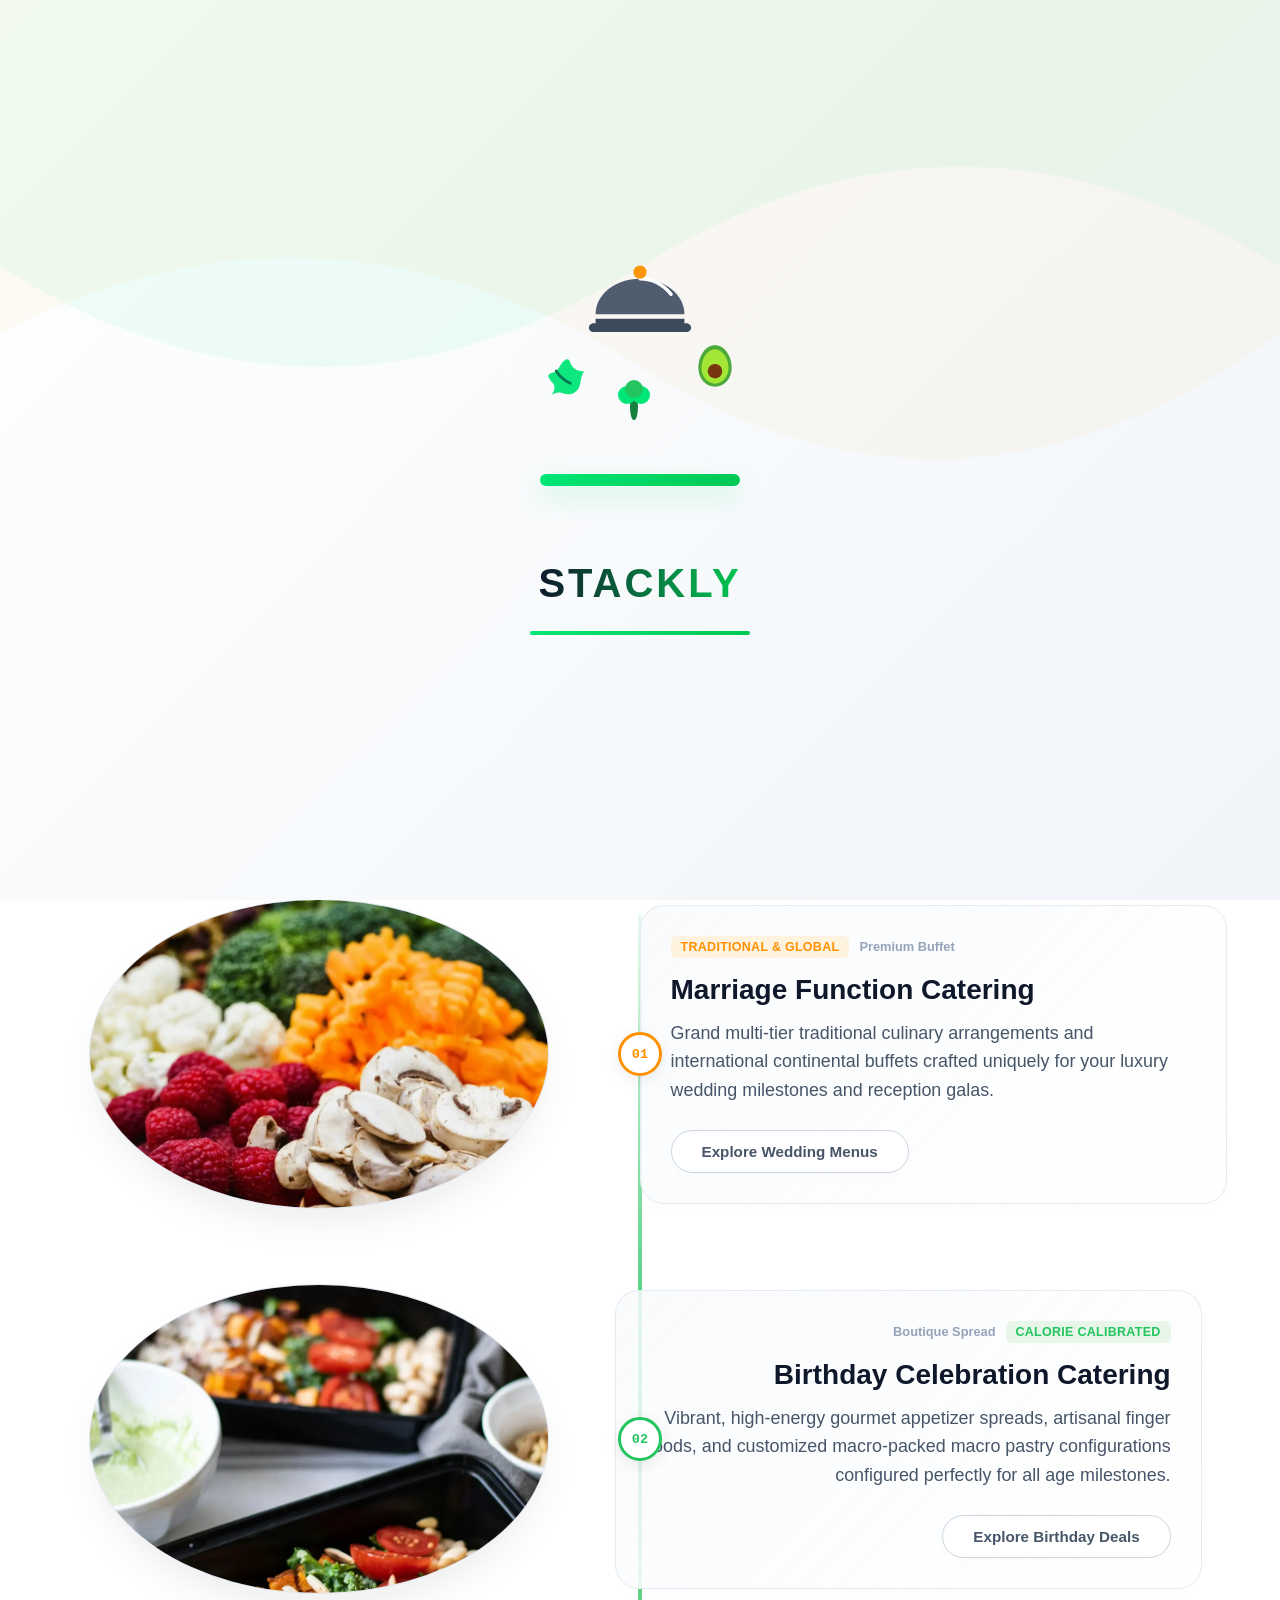
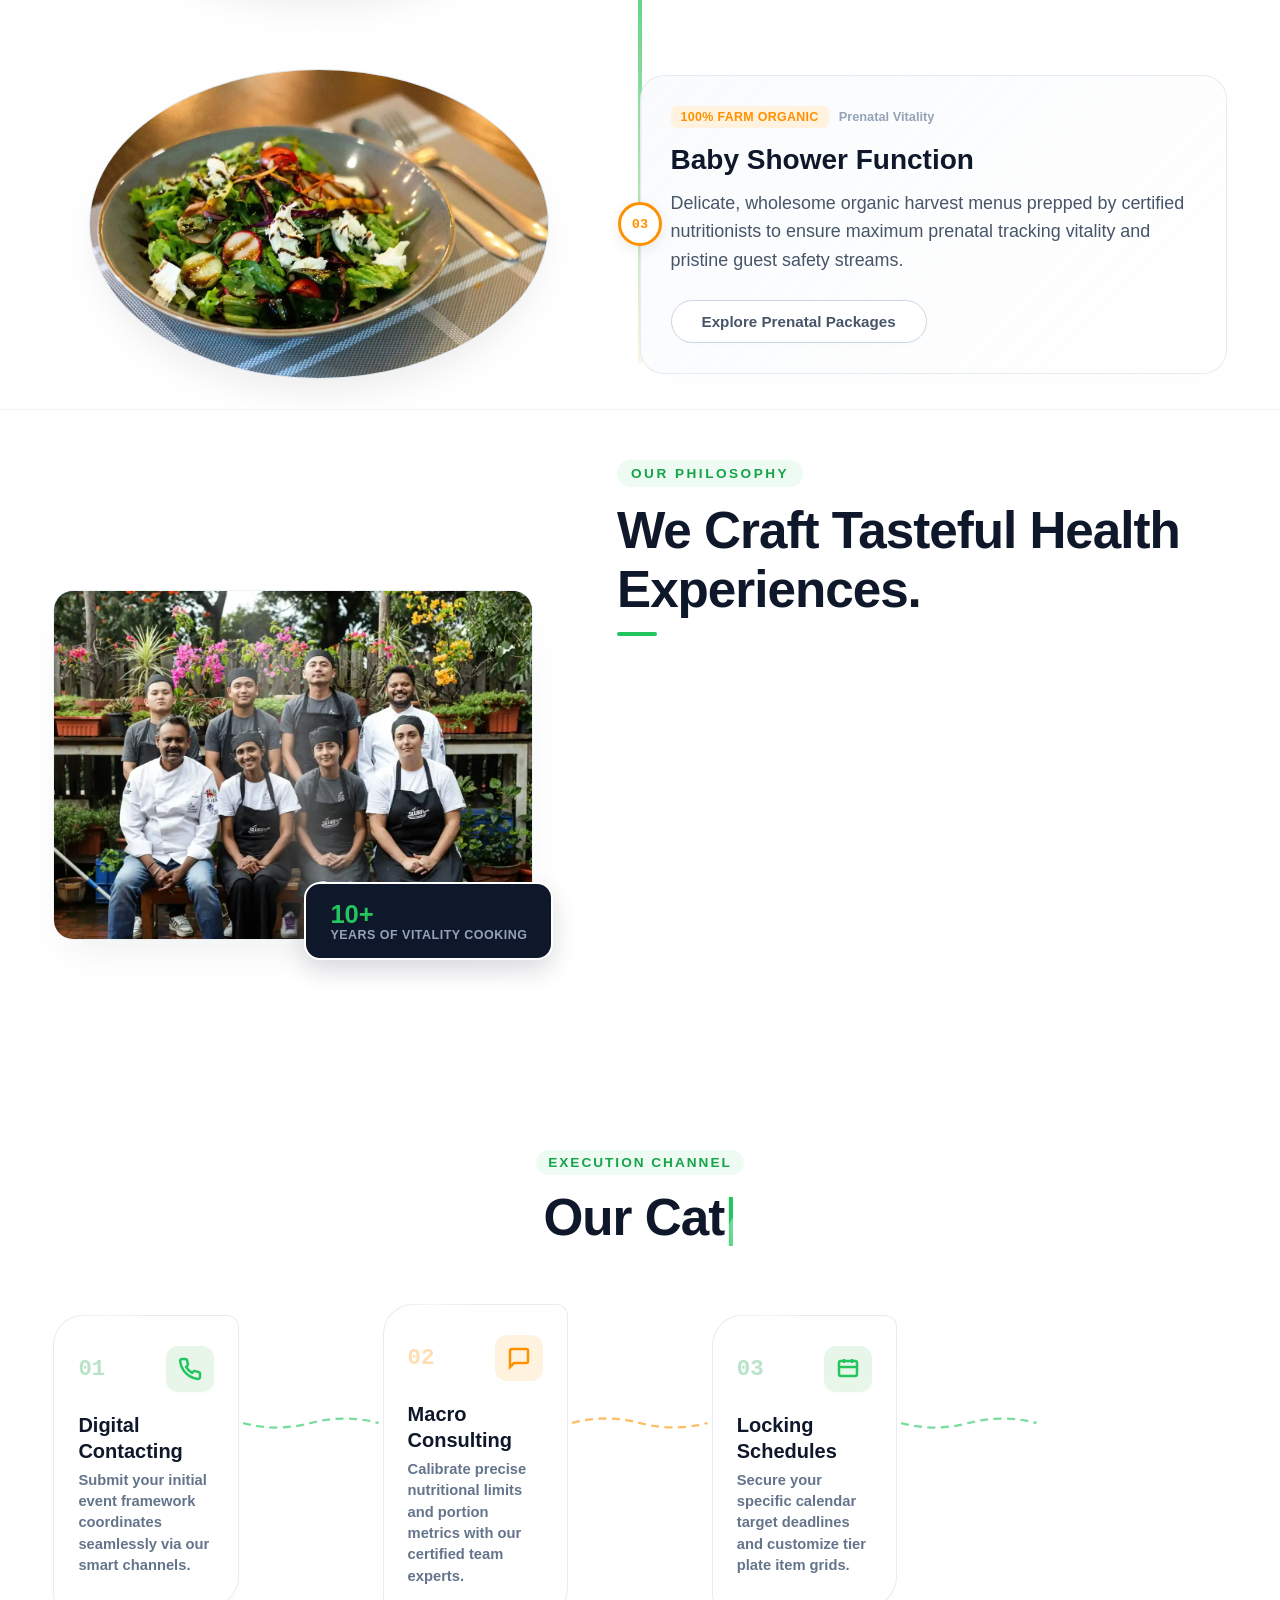
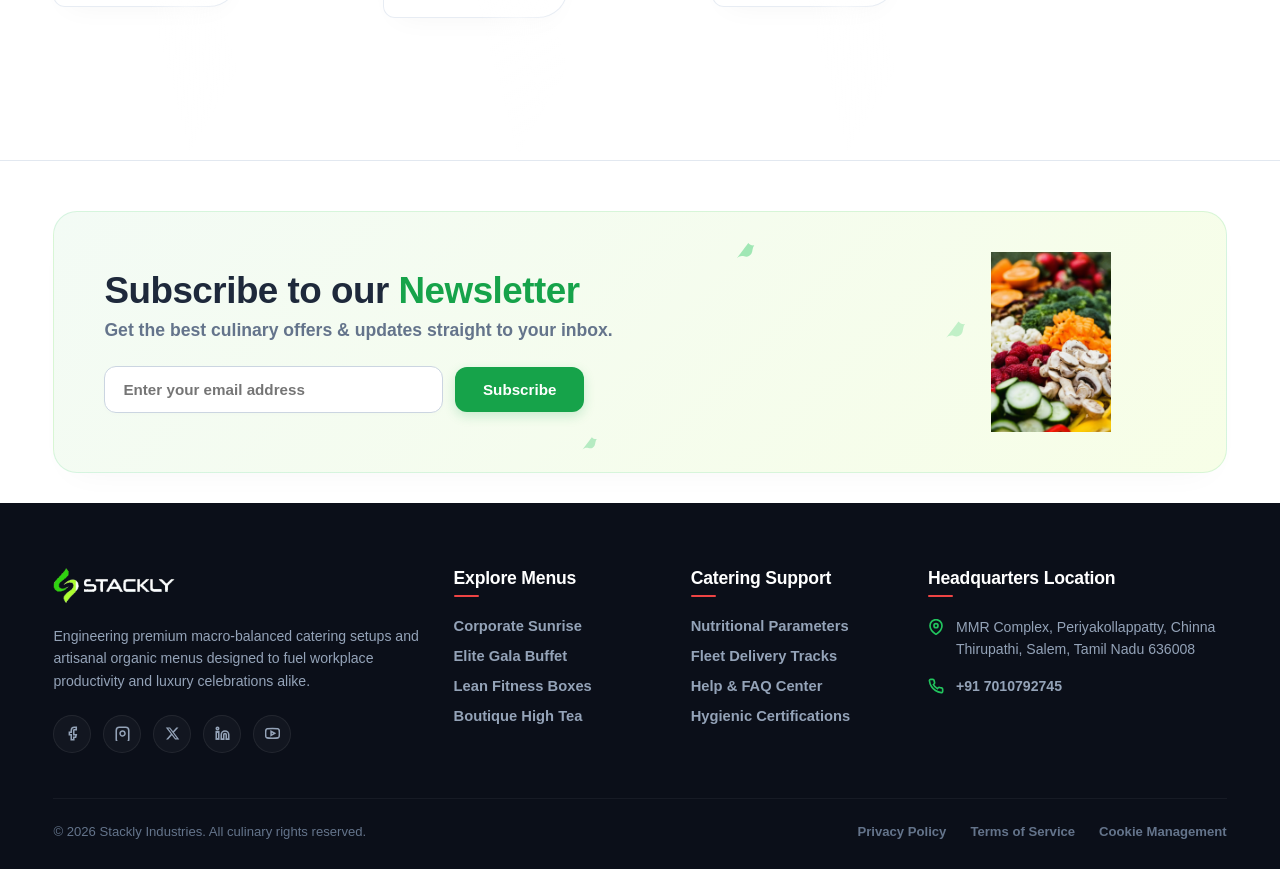
<file: catering.html>
<!DOCTYPE html>
<html lang="en">
<head>
  <meta charset="UTF-8">
  <meta name="viewport" content="width=device-width, initial-scale=1.0">
  <title>Stackly - Healthy Catering Food Services</title>
  <link rel="stylesheet" href="style.css">
</head>
<body>

  
  <div id="preloader">
    <svg class="bg-vectors" xmlns="http://w3.org" viewBox="0 0 960 540" preserveAspectRatio="none">
      <path class="bg-wave" fill="rgba(0, 230, 118, 0.06)" d="M0,160 Q240,280 480,160 T960,160 L960,0 L0,0 Z"/>
      <path class="bg-wave" fill="rgba(255, 145, 0, 0.04)" d="M0,200 Q240,100 480,220 T960,200 L960,0 L0,0 Z" style="animation-delay: -3s; animation-duration: 11s;"/>
    </svg>

    <div class="preloader-art">
      <svg class="food-vector salad-leaf" width="45" height="45" viewBox="0 0 24 24" fill="none" xmlns="http://w3.org">
        <path d="M2 22C4.5 19.5 7.5 19 10 20C13 21.2 16.5 19.8 18 17C19.5 14.2 18.8 10.5 21 8C18.5 8.5 16 7.5 14.5 5.5C13 3.5 13.5 1 11 2C8.5 3 8 6.5 6 8C4 9.5 1 9 2 11.5C3 14 5.5 14.5 5 17.5C4.5 20.5 2 22 2 22Z" fill="var(--food-green)" opacity="0.95"/>
        <path d="M6 8C7.5 10.5 10 13 13.5 14.5" stroke="#047857" stroke-width="1.5" stroke-linecap="round"/>
      </svg>

      <svg class="food-vector avocado" width="50" height="50" viewBox="0 0 24 24" fill="none" xmlns="http://w3.org">
        <path d="M12 2C7.5 2 4 7 4 13C4 18 7.5 22 12 22C16.5 22 20 18 20 13C20 7 16.5 2 12 2Z" fill="#4ea93b"/>
        <path d="M12 4C8.5 4 5.5 8.5 5.5 13C5.5 17 8.5 20.5 12 20.5C15.5 20.5 18.5 17 18.5 13C18.5 8.5 15.5 4 12 4Z" fill="#a3e635"/>
        <circle cx="12" cy="14.5" r="3.5" fill="#78350f"/>
      </svg>

      <svg class="food-vector broccoli" width="48" height="48" viewBox="0 0 24 24" fill="none" xmlns="http://w3.org">
        <path d="M10 15C10 12.5 11 11 12 11C13 11 14 12.5 14 15C14 18 13.5 22 12 22C10.5 22 10 18 10 15Z" fill="#15803d"/>
        <circle cx="8.5" cy="9.5" r="4.5" fill="var(--food-green)"/>
        <circle cx="15.5" cy="9.5" r="4.5" fill="var(--food-green)"/>
        <circle cx="12" cy="6.5" r="4.5" fill="#22c55e"/>
      </svg>

      <div class="cloche-container">
        <svg width="110" height="80" viewBox="0 0 24 18" fill="none" xmlns="http://w3.org">
          <path d="M12 4C6.5 4 2 7.5 2 12H22C22 7.5 17.5 4 12 4Z" fill="#475569"/>
          <path d="M12 4C14.8 4 17.3 5.4 19 7.5" stroke="#ffffff" stroke-width="0.75" stroke-linecap="round"/>
          <circle cx="12" cy="2.5" r="1.5" fill="var(--food-orange)"/>
          <path d="M2 13H22V14H22.5C23 14 23.5 14.5 23.5 15C23.5 15.5 23 16 22.5 16H1.5C1 16 0.5 15.5 0.5 15C0.5 14.5 1 14 1.5 14H2V13Z" fill="#334155"/>
        </svg>
      </div>

      <div class="platter"></div>
    </div>

    <div class="brand-title">Stackly</div>

    <div class="progress-wrapper">
      <div class="progress-bar"></div>
    </div>
  </div>

  <!-- Header -->
  <header class="main-header">
    <div class="header-container">
      
      <div class="logo-wrapper" onclick="refreshPage()">
        <img src="./Assests/healthy catering logo.webp" alt="Stackly Logo" class="brand-logo">
       
      </div>

      <nav class="desktop-nav">
        <a href="index.html" class="nav-item ">Home</a>
        <a href="ourmenus.html" class="nav-item">Our Menu</a>
        <a href="mealplans.html" class="nav-item">Meal Plans</a>
        <a href="catering.html" class="nav-item active">Catering</a>
        <a href="about.html" class="nav-item">About Us</a>
        <a href="contact.html" class="nav-item">Contact Us</a>
      </nav>

      <div class="utility-actions">
        <a href="404.html" class="icon-btn" title="Wishlist">
          <svg width="22" height="22" viewBox="0 0 24 24" fill="none" stroke="currentColor" stroke-width="2" stroke-linecap="round" stroke-linejoin="round"><path d="M19 14c1.49-1.46 3-3.21 3-5.5A5.5 5.5 0 0 0 16.5 3c-1.76 0-3 .5-4.5 2-1.5-1.5-2.74-2-4.5-2A5.5 5.5 0 0 0 2 8.5c0 2.3 1.5 4.05 3 5.5l7 7Z"/></svg>
        </a>
        <a href="404.html" class="icon-btn" title="Shopping Cart">
          <svg width="22" height="22" viewBox="0 0 24 24" fill="none" stroke="currentColor" stroke-width="2" stroke-linecap="round" stroke-linejoin="round"><circle cx="8" cy="21" r="1"/><circle cx="19" cy="21" r="1"/><path d="M2.05 2.05h2l2.66 12.42a2 2 0 0 0 2 1.58h9.78a2 2 0 0 0 1.95-1.57l1.65-7.43H5.12"/></svg>
          <span class="cart-badge">0</span>
        </a>
       <button class="auth-btn" onclick="window.location.href='login.html';" title="Login">
  <svg width="18" height="18" viewBox="0 0 24 24" fill="none" stroke="currentColor" stroke-width="2.5" stroke-linecap="round" stroke-linejoin="round">
    <path d="M19 21v-2a4 4 0 0 0-4-4H9a4 4 0 0 0-4 4v2"/>
    <circle cx="12" cy="7" r="4"/>
  </svg>
</button>

      </div>

      <div class="hamburger-menu" id="hamburger-toggle">
        <span></span>
        <span></span>
        <span></span>
      </div>

    </div>
  </header>

  <div class="mobile-menu-overlay" id="mobile-overlay">
    <div class="mobile-menu-card">
      <nav class="mobile-nav-links">
        <a href="index.html" class="mobile-nav-item ">Home</a>
        <a href="ourmenus.html" class="mobile-nav-item">Our Menu</a>
        <a href="mealplans.html" class="mobile-nav-item">Meal Plans</a>
        <a href="catering.html" class="mobile-nav-item active">Catering</a>
        <a href="about.html" class="mobile-nav-item">About Us</a>
        <a href="contact.html" class="mobile-nav-item">Contact Us</a>
      </nav>
      <div class="mobile-utilities">
        <a href="404.html" class="mobile-util-link">
          <svg width="20" height="20" viewBox="0 0 24 24" fill="none" stroke="currentColor" stroke-width="2"><path d="M19 14c1.49-1.46 3-3.21 3-5.5A5.5 5.5 0 0 0 16.5 3c-1.76 0-3 .5-4.5 2-1.5-1.5-2.74-2-4.5-2A5.5 5.5 0 0 0 2 8.5c0 2.3 1.5 4.05 3 5.5l7 7Z"/></svg>
          Wishlist
        </a>
        <a href="404.html" class="mobile-util-link">
          <svg width="20" height="20" viewBox="0 0 24 24" fill="none" stroke="currentColor" stroke-width="2"><circle cx="8" cy="21" r="1"/><circle cx="19" cy="21" r="1"/><path d="M2.05 2.05h2l2.66 12.42a2 2 0 0 0 2 1.58h9.78a2 2 0 0 0 1.95-1.57l1.65-7.43H5.12"/></svg>
          Cart Container
        </a>
        <button 
    type="button" 
    class="mobile-auth-btn"
    onclick="window.location.href='login.html';"
>
    Sign In / Register
</button>
      </div>
    </div>
  </div>



  <script>
    let audioContext = null;
    let soundFired = false;

    function initAndPlaySound() {
      if (soundFired) return;
      try {
        const AudioCtx = window.AudioContext || window.webkitAudioContext;
        if (!AudioCtx) return;
        if (!audioContext) audioContext = new AudioCtx();
        if (audioContext.state === 'suspended') audioContext.resume();

        const osc = audioContext.createOscillator();
        const gainNode = audioContext.createGain();
        osc.connect(gainNode);
        gainNode.connect(audioContext.destination);
        osc.type = 'sine';
        osc.frequency.setValueAtTime(1450, audioContext.currentTime); 
        gainNode.gain.setValueAtTime(0.3, audioContext.currentTime);
        gainNode.gain.exponentialRampToValueAtTime(0.0001, audioContext.currentTime + 1.5);
        osc.start();
        osc.stop(audioContext.currentTime + 1.5);
        
        soundFired = true;
        cleanListeners();
      } catch (e) {}
    }

    function cleanListeners() {
      window.removeEventListener('mousemove', initAndPlaySound);
      window.removeEventListener('touchstart', initAndPlaySound);
      window.removeEventListener('click', initAndPlaySound);
    }

    window.addEventListener('mousemove', initAndPlaySound);
    window.addEventListener('touchstart', initAndPlaySound);
    window.addEventListener('click', initAndPlaySound);

    function refreshPage() {
      window.location.reload(true);
    }

    window.addEventListener('DOMContentLoaded', () => {
      const navItems = document.querySelectorAll('.nav-item, .mobile-nav-item');
      navItems.forEach(item => {
        item.addEventListener('click', function() {
          navItems.forEach(i => i.classList.remove('active'));
          this.classList.add('active');
        });
      });

      const burger = document.getElementById('hamburger-toggle');
      const mobileOverlay = document.getElementById('mobile-overlay');
      
      burger.addEventListener('click', () => {
        burger.classList.toggle('open');
        mobileOverlay.classList.toggle('visible');
      });

      setTimeout(() => {
        const preloader = document.getElementById('preloader');
        const mainApp = document.getElementById('main-app');

        preloader.style.opacity = '0';
        preloader.style.transform = 'scale(1.05)';
        
        setTimeout(() => {
          preloader.style.display = 'none';
          mainApp.style.opacity = '1';
          mainApp.style.transform = 'scale(1)';
          cleanListeners();
        }, 500);

      }, 2000);
    });
  </script>

  <!-- ==========================================================================
     FLOATING BENTO CATERING HERO THEATER SECTION (index.html)
     ========================================================================== -->
<section class="catering-hero-section">
  
  <!-- SENSORY BACKDROP CANVAS LAYER: INFINITE DRIFTING VEGGIE VECTORS -->
  <div class="catering-hero-ambient-backdrop">
    <div class="catering-blur-orb orb-green"></div>
    <div class="catering-blur-orb orb-orange"></div>
    
    <!-- Vector Satellite 1: Probiotic Broccoli -->
    <svg class="cat-hero-vector chv-1" width="44" height="44" viewBox="0 0 24 24" fill="none" stroke="#16a34a" stroke-width="1.8" opacity="0.12"><circle cx="8.5" cy="9.5" r="5"/><circle cx="15.5" cy="9.5" r="5"/><circle cx="12" cy="6.5" r="5"/><path d="M10 15c0-2.5 1-4 2-4s2 1.5 2 4c0 3-.5 7-2 7s-2-4-2-4z"/></svg>
    <!-- Vector Satellite 2: Healthy Mint Leaf -->
    <svg class="cat-hero-vector chv-2" width="34" height="34" viewBox="0 0 24 24" fill="none" xmlns="http://w3.org" opacity="0.14"><path d="M2 22C4.5 19.5 7.5 19 10 20C13 21.2 16.5 19.8 18 17C19.5 14.2 18.8 10.5 21 8C18.5 8.5 16 7.5 14.5 5.5Z" fill="#22c55e"/></svg>
    <!-- Vector Satellite 3: Aromatic Herb Branch -->
    <svg class="cat-hero-vector chv-3" width="38" height="38" viewBox="0 0 24 24" fill="none" stroke="#22c55e" stroke-width="2" stroke-linecap="round" stroke-linejoin="round" opacity="0.12"><path d="M2 22c1.25-3.25 3.5-6.5 6-7.5M19 2c-1.5 1-3.5 3-4.5 5.5m2.5-3.5h.01M9 13.5c1.5-1 3-3 3.5-5.5m-1.5 3.5h.01M13 18.5c1-1.5 2.5-3 2.5-5.5m-1.5 3.5h.01"/></svg>
    <!-- Vector Satellite 4: Premium Event Serving Platter -->
    <svg class="cat-hero-vector chv-4" width="40" height="40" viewBox="0 0 24 24" fill="none" stroke="#ff9100" stroke-width="1.8" opacity="0.08"><path d="M2 18h20v2H2zM12 4a7 7 0 0 1 7 7H5a7 7 0 0 1 7-7zM12 2v2"/></svg>
  </div>

  <div class="catering-hero-master-container" id="cat-hero-scroll-trigger">
    
    <!-- MAIN FLOATING CARRIER PLATFORM BANNER POD -->
    <div class="catering-hero-floating-pod cat-hero-reveal-node">
      <div class="catering-hero-split-grid">
        
        <!-- LEFT COLUMN: HIGH-VISIBILITY TYPOGRAPHY COPIES & ACTION BUTTONS -->
        <div class="catering-hero-text-side">
          <span class="catering-hero-mini-tag">PREMIUM GOURMET ECOSYSTEM</span>
          <h1 class="catering-hero-main-title">
            Gourmet Catering <span class="text-green-glow">CRAFTED FOR VITALITY.</span>
          </h1>
          <p class="catering-hero-sub-paragraph">Meticulously calibrated nutrition plans, organic ingredient loops, and porcelain-grade catering setups engineered flawlessly for your elite corporate summits and private milestone functions.</p>
          
          <!-- KINETIC OSCILLATING FLOATING CTA LINKS BUNDLE -->
          <div class="catering-hero-cta-group">
            <a href="404.html" class="btn-cat-hero-primary">
              <svg width="18" height="18" viewBox="0 0 24 24" fill="none" stroke="currentColor" stroke-width="2.5" stroke-linecap="round" stroke-linejoin="round"><rect x="3" y="4" width="18" height="15" rx="2" ry="2"/><line x1="16" y1="2" x2="16" y2="6"/><line x1="8" y1="2" x2="8" y2="6"/><line x1="3" y1="10" x2="21" y2="10"/></svg>
              Book Corporate Event
            </a>
            <a href="404.html" class="btn-cat-hero-secondary">
              Explore Banquet Menus
            </a>
          </div>
        </div>

        <!-- RIGHT COLUMN: LIQUID ORGANIC EGG PHOTO VIEWPORT CANVAS -->
        <div class="catering-hero-media-side">
          <div class="catering-hero-artwork-universe">
            <div class="artwork-radial-spotlight-backdrop"></div>
            
            <!-- CREATIVE ASYMMETRICAL EGG OUTLINE FRAME MASK -->
            <div class="catering-hero-egg-mask">
              <div class="catering-hero-live-shimmer"></div>
              <!-- MAIN PHOTOGRAPH CANVAS ASSET -->
              <img src="./Assests/hero%20section%20img%203.webp" alt="Premium Healthy Catering Gourmet Buffet Spread" class="catering-hero-native-photo">
            </div>
            
          </div>
        </div>

      </div>
    </div>

  </div>
</section>

<style>
    /* ==========================================================================
   FLOATING BENTO CATERING HERO HOOD ARCHITECTURE (style.css)
   ========================================================================== */
.catering-hero-section {
  position: relative;
  width: 100%;
  background-color: #ffffff;
  
  /* FIXED: Precise exact padding constraints: 50px Top, 30px Bottom precisely */
  padding-top: 130px;
  padding-bottom: 30px;
  
  overflow: hidden;
  z-index: 2;
}

.catering-hero-master-container {
  width: 94%;
  max-width: 1300px;
  margin: 0 auto;
  padding: 0 15px;
}

/* ==========================================================================
   INFINITE CONTINUOUS DRIFTING BACKDROP VECTOR CHANNELS
   ========================================================================== */
.catering-hero-ambient-backdrop {
  position: absolute;
  top: 0;
  left: 0;
  width: 100%;
  height: 100%;
  pointer-events: none;
  z-index: 1;
}

.catering-blur-orb {
  position: absolute;
  width: 380px;
  height: 380px;
  border-radius: 50%;
  filter: blur(90px);
  opacity: 0.12;
}
.orb-green  { top: -10%; left: 15%; background-color: #22c55e; }
.orb-orange { bottom: -10%; right: 15%; background-color: #ff9100; }

.cat-hero-vector { position: absolute; }
.chv-1 { top: 12%; left: 8%; animation: satelliteVDrift 6s ease-in-out infinite alternate; }
.chv-2 { bottom: 20%; left: 10%; animation: satelliteVDrift 5s ease-in-out infinite alternate-reverse; }
.chv-3 { top: 15%; right: 12%; animation: satelliteVDrift 7s ease-in-out infinite alternate 0.2s; }
.chv-4 { bottom: 12%; right: 8%; animation: satelliteVDrift 5.5s ease-in-out infinite alternate-reverse 0.4s; }

@keyframes satelliteVDrift {
  0% { transform: translateY(0) rotate(0deg) scale(0.95); }
  100% { transform: translateY(-16px) rotate(12deg) scale(1.04); }
}

/* ==========================================================================
   THE FLOATING BENTO CANVAS POD BOARD CARRIER
   ========================================================================== */
.catering-hero-floating-pod {
  position: relative;
  width: 100%;
  background: linear-gradient(135deg, rgba(244, 251, 246, 0.75) 0%, rgba(250, 253, 235, 0.75) 100%);
  backdrop-filter: blur(20px);
  -webkit-backdrop-filter: blur(20px);
  
  border: 1px solid rgba(34, 197, 94, 0.15);
  border-radius: 36px; /* Elegant rounded edge bounding profiles */
  padding: 55px 60px;
  box-shadow: 0 25px 55px -25px rgba(15, 23, 42, 0.06);
  
  /* Continuous smooth fluid flight motion timeline loop */
  animation: masterPlatformFloat 4.5s ease-in-out infinite alternate;
  will-change: transform;
}

@keyframes masterPlatformFloat {
  0% { transform: translateY(0px); }
  100% { transform: translateY(-10px); }
}

.catering-hero-split-grid {
  display: flex;
  justify-content: space-between;
  align-items: center;
  gap: 50px;
  width: 100%;
}

/* ==========================================================================
   LEFT SIDE: HIGH-VISIBILITY TYPOGRAPHY COPIES AND ACTION CONTROLLERS
   ========================================================================== */
.catering-hero-text-side {
  flex: 1.25;
  display: flex;
  flex-direction: column;
  align-items: flex-start;
  text-align: left;
}

.catering-hero-mini-tag {
  font-size: 0.85rem;
  font-weight: 800;
  letter-spacing: 2.5px;
  color: #16a34a; /* Brand Theme Green tag accents color */
  margin-bottom: 15px;
}

.catering-hero-main-title {
  font-size: 3.2rem; /* INCREASED font size for ultra-scannable presentations */
  font-weight: 900;
  color: #0f172a;
  line-height: 1.15;
  margin-bottom: 18px;
  letter-spacing: -1px;
}

/* HOVER NEON GLOW TRAIL EFFECT BINDINGS */
.text-green-glow { color: #22c55e; transition: text-shadow 0.3s ease, color 0.3s ease; }
.catering-hero-floating-pod:hover .text-green-glow {
  color: #4ade80;
  text-shadow: 0 0 20px rgba(74, 222, 128, 0.5); /* Title typography flares neon trails intensely on hover focus */
}

.catering-hero-sub-paragraph {
  font-size: 1.22rem; /* INCREASED description layout font weights scaling */
  color: #475569;
  line-height: 1.6;
  max-width: 580px;
  margin-bottom: 30px;
}

/* Kinetic Oscillating Buttons Group Slat */
.catering-hero-cta-group {
  display: flex;
  align-items: center;
  gap: 16px;
  width: 100%;
}

.btn-cat-hero-primary {
  text-decoration: none;
  background: linear-gradient(135deg, #22c55e 0%, #16a34a 100%);
  color: #ffffff;
  padding: 16px 36px;
  font-weight: 700;
  font-size: 1rem;
  border-radius: 12px;
  display: inline-flex;
  align-items: center;
  gap: 10px;
  box-shadow: 0 10px 25px rgba(22, 163, 74, 0.25);
  
  /* Primary oscillating flight axis timeline */
  animation: buttonFluidFloat 3.5s ease-in-out infinite alternate;
  transition: box-shadow 0.25s, transform 0.2s;
}
.btn-cat-hero-primary:hover { box-shadow: 0 15px 32px rgba(22, 163, 74, 0.45); animation-play-state: paused !important; transform: translateY(-2px); }

.btn-cat-hero-secondary {
  text-decoration: none;
  background: #ffffff;
  color: #475569;
  border: 1px solid #e2e8f0;
  padding: 16px 36px;
  font-weight: 700;
  font-size: 1rem;
  border-radius: 12px;
  display: inline-flex;
  align-items: center;
  box-shadow: 0 4px 12px rgba(0, 0, 0, 0.02);
  
  /* Alternating staggered oscillation prevents timeline collisions */
  animation: buttonFluidFloat 3.5s ease-in-out infinite alternate-reverse 0.4s;
  transition: background 0.25s, color 0.25s, border-color 0.25s, transform 0.2s;
}
.btn-cat-hero-secondary:hover { color: #16a34a; border-color: rgba(34,197,94,0.3); background: #f0fdf4; animation-play-state: paused !important; transform: translateY(-2px); }

@keyframes buttonFluidFloat { 0% { transform: translateY(0px); } 100% { transform: translateY(-6px); } }

/* ==========================================================================
   RIGHT SIDE: CINEMATIC MULTI-DIMENSIONAL ASYMMETRICAL EGG MASK CORE
   ========================================================================== */
.catering-hero-media-side {
  flex: 0.9;
  display: flex;
  justify-content: center;
  align-items: center;
}

.catering-hero-artwork-universe {
  position: relative;
  width: 400px;
  height: 400px;
  display: flex;
  justify-content: center;
  align-items: center;
}

.artwork-radial-spotlight-backdrop {
  position: absolute;
  width: 320px;
  height: 320px;
  background: radial-gradient(circle, rgba(34,197,94,0.16) 0%, rgba(34,197,94,0) 70%);
  border-radius: 50%;
  z-index: 1;
  pointer-events: none;
}

/* EXQUISITE ASYMMETRICAL MODERN EGG MASK PORT: Crops photos cleanly drop rigid bounds */
.catering-hero-egg-mask {
  position: relative;
  width: 360px;
  height: 380px; /* Vertically elongated curves shape */
  border: 6px solid #ffffff;
  
  /* Precision curve indices configuration contours raw landscape/portrait photo asset grids */
  border-radius: 65% 35% 50% 50% / 45% 45% 55% 55%;
  
  box-shadow: 0 25px 55px -20px rgba(15, 23, 42, 0.12);
  overflow: hidden;
  z-index: 3;
  transition: border-radius 0.6s ease-in-out, box-shadow 0.35s ease, border-color 0.35s;
}

/* Image frame morphs organically on platform hover focused states */
.catering-hero-floating-pod:hover .catering-hero-egg-mask {
  border-radius: 50% 50% 45% 55% / 40% 45% 55% 60%;
  box-shadow: 0 30px 65px -15px rgba(34, 197, 94, 0.25);
}

.catering-hero-native-photo {
  width: 100% !important;
  height: 100% !important;
  object-fit: cover !important; /* Retained: forces photographs to clip smoothly into curves */
}

.catering-hero-live-shimmer {
  position: absolute;
  top: -50%; left: -50%; width: 200%; height: 200%;
  background: linear-gradient(45deg, transparent 45%, rgba(255,255,255,0.4) 50%, transparent 55%);
  transform: rotate(35deg);
  transition: transform 0.6s ease;
  pointer-events: none;
  z-index: 5;
}
.catering-hero-floating-pod:hover .catering-hero-live-shimmer { transform: translate(50%, 50%) rotate(35deg); }

/* ==========================================================================
   SCROLL REVEAL STAGGER INITIAL ADJ VALUES PROPERTIES
   ========================================================================== */
.cat-hero-reveal-node {
  opacity: 0;
  transform: translateY(30px) scale(0.98);
  transition: transform 0.85s cubic-bezier(0.16, 1, 0.3, 1), opacity 0.85s ease;
}
.cat-hero-reveal-node.cat-hero-reveal-active { opacity: 1; transform: translateY(0) scale(1); }

/* ==========================================================================
   FLUID STRUCTURAL RESPONSIVE ADAPTATIONS
   ========================================================================== */
@media (max-width: 1150px) {
  .catering-hero-floating-pod { padding: 40px; }
  .catering-hero-main-title { font-size: 2.6rem; }
  .catering-hero-sub-paragraph { font-size: 1.1rem; }
  .catering-hero-artwork-universe { width: 320px; height: 320px; }
  .catering-hero-egg-mask { width: 290px; height: 310px; }
}

@media (max-width: 992px) {
  /* Safely converts bento card into a stacked vertical column layout on tablets/smartphones */
  .catering-hero-split-grid { flex-direction: column-reverse; text-align: center; gap: 40px; }
  .catering-hero-text-side { align-items: center; text-align: center; }
  .catering-hero-sub-paragraph { max-width: 100%; }
  .catering-hero-cta-group { flex-direction: column; width: 100%; gap: 12px; }
  .btn-cat-hero-primary, .btn-cat-hero-secondary { width: 100%; justify-content: center; }
  .catering-hero-egg-mask { border-radius: 28px !important; } /* Clean fallback curves boundaries on phone display touches */
  .catering-hero-artwork-universe { width: 260px; height: 260px; }
  .catering-hero-egg-mask { width: 240px; height: 240px; }
}

@media (max-width: 480px) {
  .catering-hero-section { padding-top: 40px; padding-bottom: 25px; }
  .catering-hero-floating-pod { padding: 30px 16px; border-radius: 24px; }
  .catering-hero-main-title { font-size: 1.85rem; }
}

</style>

<script>
    // ==========================================================================
// SCROLL-DRIVEN FLOATING BENTO HERO PLATFORM REVEAL OBSERVER (script.js)
// ==========================================================================
function initCateringHeroVisibilityObserver() {
  const scrollTriggerParentBox = document.getElementById('cat-hero-scroll-trigger');
  if (!scrollTriggerParentBox) return;

  const floatingPodNode = scrollTriggerParentBox.querySelector('.cat-hero-reveal-node');
  if (!floatingPodNode) return;

  const cateringHeroObserver = new IntersectionObserver((entries) => {
    entries.forEach((entry) => {
      if (entry.isIntersecting) {
        // Inject active visibility status layers instantly on screen entry
        floatingPodNode.classList.add('cat-hero-reveal-active');
        cateringHeroObserver.unobserve(scrollTriggerParentBox);
      }
    });
  }, {
    threshold: 0.05 // Fires the split-second 5% of the section area enters user view grids
  });

  cateringHeroObserver.observe(scrollTriggerParentBox);
}

// Map secure execution initialization completion triggers safely
window.addEventListener('DOMContentLoaded', () => {
  initCateringHeroVisibilityObserver();
});

</script>

<!-- ==========================================================================
     CINEMATIC FIXED CENTRAL LINE EVENT TIMELINE ARCHITECTURE (index.html)
     ========================================================================== -->
<section class="event-timeline-asymmetric-section">
  <div class="timeline-master-container" id="timeline-master-scroll-trigger">
    
    <!-- MASTER HEADING -->
    <div class="timeline-header-center">
      <span class="timeline-badge-tag timeline-reveal-node">CELEBRATION MATRIX</span>
      <h2 class="timeline-main-title" id="typewriter-timeline-heading"></h2>
    </div>

    <!-- MAIN DIAGONAL TIMELINE GRID STAGE RAIL -->
    <div class="timeline-diagonal-flow-deck">
      
      <!-- FIXED: 100% PURE CSS VERTICAL CENTRAL ANCHOR LINE TRACK -->
      <div class="timeline-central-vertical-spine-line"></div>

      <!-- ==========================================================================
           ROW 1: MARRIAGE CATERING (DIAGONAL NODE: IMAGES LEFT / TEXT RIGHT)
           ========================================================================== -->
      <div class="timeline-asymmetric-row row-align-standard timeline-reveal-node">
        
        <!-- LEFT BOUNDARY: 2-SECOND AUTOPLAY CROSS-FADING MULTI-IMAGE CANVAS -->
        <div class="timeline-media-viewport">
          <div class="media-carousel-fader-deck" data-autoplay-speed="2000">
            <img src="./Assests/hero%20section%20img%203.webp" alt="Grand Marriage Catering Buffet Setup 1" class="fader-photo-asset active-slide-frame">
            <img src="./Assests/salad.webp" alt="Grand Marriage Catering Salad Platter 2" class="fader-photo-asset">
            <img src="./Assests/high%20protein%20box.webp" alt="Grand Marriage Catering Dessert Display 3" class="fader-photo-asset">
          </div>
        </div>

        <!-- FIXED Central Spoke Ring Target Console -->
        <div class="timeline-spine-spoke-node-ring ring-axis-orange">
          <span>01</span>
        </div>

        <!-- FIXED: ENHANCED GLASSMORPHIC BENTO POD WITH CONTRAST METRIC HOODS -->
        <div class="timeline-content-pod text-align-left-box">
          <div class="pod-glassmorphic-card-shell">
            <div class="pod-header-pill-row">
              <span class="pod-category-badge badge-orange">Traditional & Global</span>
              <span class="pod-macro-indicator">Premium Buffet</span>
            </div>
            <h3 class="pod-event-title">Marriage Function Catering</h3>
            <p class="pod-event-desc">Grand multi-tier traditional culinary arrangements and international continental buffets crafted uniquely for your luxury wedding milestones and reception galas.</p>
            <div class="pod-cta-floating-wrap">
              <a href="404.html" class="btn-timeline-kinetic-pill btn-hover-orange">Explore Wedding Menus</a>
            </div>
          </div>
        </div>

      </div>

      <!-- ==========================================================================
           ROW 2: BIRTHDAY CELEBRATION (DIAGONAL NODE: TEXT LEFT / IMAGES RIGHT)
           ========================================================================== -->
      <div class="timeline-asymmetric-row row-align-reversed timeline-reveal-node">
        
        <!-- LEFT BOUNDARY: DYNAMIC HIGH-CONTRAST TYPOGRAPHY BLOCK -->
        <div class="timeline-content-pod text-align-right-box">
          <div class="pod-glassmorphic-card-shell">
            <div class="pod-header-pill-row row-reverse-flex">
              <span class="pod-category-badge badge-green">Calorie Calibrated</span>
              <span class="pod-macro-indicator">Boutique Spread</span>
            </div>
            <h3 class="pod-event-title">Birthday Celebration Catering</h3>
            <p class="pod-event-desc">Vibrant, high-energy gourmet appetizer spreads, artisanal finger foods, and customized macro-packed macro pastry configurations configured perfectly for all age milestones.</p>
            <div class="pod-cta-floating-wrap">
              <a href="404.html" class="btn-timeline-kinetic-pill btn-hover-green">Explore Birthday Deals</a>
            </div>
          </div>
        </div>

        <!-- Central Spoke Ring Target Console -->
        <div class="timeline-spine-spoke-node-ring ring-axis-green">
          <span>02</span>
        </div>

        <!-- RIGHT BOUNDARY: 2-SECOND AUTOPLAY CROSS-FADING MULTI-IMAGE CANVAS -->
        <div class="timeline-media-viewport">
          <div class="media-carousel-fader-deck" data-autoplay-speed="2000">
            <img src="./Assests/high%20protein%20box.webp" alt="Birthday Celebration Scones Treats 1" class="fader-photo-asset active-slide-frame">
            <img src="./Assests/organic%20munchies.webp" alt="Birthday Celebration Snack Platters 2" class="fader-photo-asset">
            <img src="./Assests/salad.webp" alt="Birthday Celebration Cupcake Towers 3" class="fader-photo-asset">
          </div>
        </div>

      </div>

      <!-- ==========================================================================
           ROW 3: BABY SHOWER FUNCTION (DIAGONAL NODE: IMAGES LEFT / TEXT RIGHT)
           ========================================================================== -->
      <div class="timeline-asymmetric-row row-align-standard timeline-reveal-node">
        
        <!-- LEFT BOUNDARY: 2-SECOND AUTOPLAY CROSS-FADING MULTI-IMAGE CANVAS -->
        <div class="timeline-media-viewport">
          <div class="media-carousel-fader-deck" data-autoplay-speed="2000">
            <img src="./Assests/salad.webp" alt="Baby Shower Wholesome Organic Menu 1" class="fader-photo-asset active-slide-frame">
            <img src="./Assests/detox.webp" alt="Baby Shower Pressed Detox Juices 2" class="fader-photo-asset">
            <img src="./Assests/hero%20section%20img%203.webp" alt="Baby Shower Clean Fruit Platters 3" class="fader-photo-asset">
          </div>
        </div>

        <!-- Central Spoke Ring Target Console -->
        <div class="timeline-spine-spoke-node-ring ring-axis-orange">
          <span>03</span>
        </div>

        <!-- RIGHT BOUNDARY: DYNAMIC HIGH-CONTRAST TYPOGRAPHY BLOCK -->
        <div class="timeline-content-pod text-align-left-box">
          <div class="pod-glassmorphic-card-shell">
            <div class="pod-header-pill-row">
              <span class="pod-category-badge badge-orange">100% Farm Organic</span>
              <span class="pod-macro-indicator">Prenatal Vitality</span>
            </div>
            <h3 class="pod-event-title">Baby Shower Function</h3>
            <p class="pod-event-desc">Delicate, wholesome organic harvest menus prepped by certified nutritionists to ensure maximum prenatal tracking vitality and pristine guest safety streams.</p>
            <div class="pod-cta-floating-wrap">
              <a href="404.html" class="btn-timeline-kinetic-pill btn-hover-orange">Explore Prenatal Packages</a>
            </div>
          </div>
        </div>

      </div>

    </div>
  </div>
</section>

<style>
    /* ==========================================================================
   CINEMATIC FIXED CENTRAL LINE TIMELINE ARCHITECTURE (style.css)
   ========================================================================== */
.event-timeline-asymmetric-section {
  position: relative;
  width: 100%;
  background-color: #ffffff;
  padding-top: 50px;
  padding-bottom: 30px;
  overflow: hidden;
  z-index: 2;
  border-bottom: 1px solid #f1f5f9;
}

.timeline-master-container {
  width: 94%;
  max-width: 1300px;
  margin: 0 auto;
  padding: 0 15px;
}

.timeline-header-center { display: flex; flex-direction: column; align-items: center; text-align: center; margin-bottom: 55px; }
.timeline-badge-tag { font-size: 0.85rem; font-weight: 800; letter-spacing: 2.5px; color: #16a34a; background: rgba(34, 197, 94, 0.08); padding: 6px 14px; border-radius: 50px; margin-bottom: 15px; }
.timeline-main-title { font-size: 3.4rem; font-weight: 900; line-height: 1.15; color: #0f172a; letter-spacing: -1px; margin: 0; min-height: 80px; }
.timeline-main-title::after { content: '|'; color: #22c55e; animation: typistBlinkCursor 0.75s step-end infinite; font-weight: 400; }
@keyframes typistBlinkCursor { from, to { opacity: 0 } 50% { opacity: 1 } }

/* ==========================================================================
   THEMED FIXED VERTICAL SPINE RAIL & ALTERNATING GRID MESH DECK
   ========================================================================== */
.timeline-diagonal-flow-deck {
  display: flex;
  flex-direction: column;
  gap: 75px; /* Spatial separation margin path */
  width: 100%;
  position: relative;
}

/* FIXED: The solid center tracking spine rule line */
.timeline-central-vertical-spine-line {
  position: absolute;
  top: 15px;
  bottom: 15px;
  left: 50%;
  width: 4px;
  background: linear-gradient(180deg, rgba(34, 197, 94, 0.1) 0%, #22c55e 50%, rgba(255, 145, 0, 0.1) 100%);
  transform: translateX(-50%);
  z-index: 2;
  border-radius: 10px;
}

.timeline-asymmetric-row {
  display: flex;
  align-items: center;
  justify-content: space-between;
  width: 100%;
  gap: 30px;
  position: relative;
  z-index: 5;
}
.row-align-standard { flex-direction: row; }
.row-align-reversed { flex-direction: row-reverse; }

/* FIXED Central Spoke Ring Target Console Interface */
.timeline-spine-spoke-node-ring {
  position: absolute;
  left: 50%;
  top: 50%;
  transform: translate(-50%, -50%);
  width: 44px;
  height: 44px;
  border-radius: 50%;
  background: #ffffff;
  display: flex;
  justify-content: center;
  align-items: center;
  z-index: 10;
  box-shadow: 0 4px 15px rgba(0, 0, 0, 0.08);
  font-family: monospace;
  font-size: 0.85rem;
  font-weight: 900;
  border: 3px solid #cbd5e1;
  transition: all 0.35s cubic-bezier(0.16, 1, 0.3, 1);
}
.ring-axis-orange { border-color: #ff9100; color: #ff9100; }
.ring-axis-green  { border-color: #22c55e; color: #22c55e; }

.timeline-asymmetric-row:hover .timeline-spine-spoke-node-ring {
  transform: translate(-50%, -50%) scale(1.12);
  box-shadow: 0 0 20px rgba(34, 197, 94, 0.35);
  background: #0f172a;
  color: #ffffff !important;
}

/* ==========================================================================
   2-SECOND AUTOPLAY AUTOMATED CROSS-FADING PHOTO LAYER
   ========================================================================== */
.timeline-media-viewport { flex: 0.95; display: flex; justify-content: center; align-items: center; }

.media-carousel-fader-deck {
  position: relative;
  width: 100%;
  max-width: 460px;
  height: 310px;
  background-color: #edf2f7;
  border: 1px solid #e2e8f0;
  border-radius: 50% !important; /* FIXED SHAPE: Uniform big circles crop photographs cleanly */
  box-shadow: 0 20px 45px -15px rgba(15, 23, 42, 0.1);
  overflow: hidden;
  z-index: 5;
  animation: visualPebbleFloat 5s ease-in-out infinite alternate;
}
.row-align-standard .media-carousel-fader-deck { animation-delay: 0s; }
.row-align-reversed .media-carousel-fader-deck { animation-delay: 0.4s; }

@keyframes visualPebbleFloat { 0% { transform: translateY(0px); } 100% { transform: translateY(-10px); } }

.fader-photo-asset {
  position: absolute; top: 0; left: 0; width: 100%; height: 100%; object-fit: cover !important;
  opacity: 0; z-index: 1; transform: scale(1.02);
  transition: opacity 0.8s ease-in-out, transform 0.8s ease-in-out;
}
.fader-photo-asset.active-slide-frame { opacity: 1; z-index: 2; transform: scale(1); }

/* ==========================================================================
   FIXED: CREATIVE GLASSMORPHIC BENTO RE-DESIGN FOR CONTENT COPIES
   ========================================================================== */
.timeline-content-pod {
  flex: 1.05;
  display: flex;
  flex-direction: column;
}
.text-align-left-box { align-items: flex-start; text-align: left; padding-left: 25px; }
.text-align-right-box { align-items: flex-end; text-align: right; padding-right: 25px; }

.pod-glassmorphic-card-shell {
  width: 100%;
  background: linear-gradient(135deg, rgba(248, 250, 252, 0.85) 0%, rgba(255, 255, 255, 0.95) 100%);
  border: 1px solid rgba(226, 232, 240, 0.8);
  border-radius: 24px;
  padding: 30px;
  box-shadow: 0 10px 30px -15px rgba(15, 23, 42, 0.03);
  transition: border-color 0.3s ease, box-shadow 0.3s ease, transform 0.3s ease;
}
.timeline-asymmetric-row:hover .pod-glassmorphic-card-shell {
  border-color: rgba(34, 197, 94, 0.25);
  box-shadow: 0 20px 45px -15px rgba(34, 197, 94, 0.12);
  transform: scale(1.01);
}

.pod-header-pill-row { display: flex; align-items: center; gap: 10px; margin-bottom: 14px; width: 100%; }
.row-reverse-flex { flex-direction: row-reverse; }

.pod-category-badge { font-size: 0.78rem; font-weight: 800; padding: 4px 10px; border-radius: 6px; letter-spacing: 0.3px; text-transform: uppercase; }
.badge-orange { background: #fff3e0; color: #ff9100; }
.badge-green { background: #e8f5e9; color: #22c55e; }

.pod-macro-indicator { font-size: 0.8rem; font-weight: 700; color: #94a3b8; }

.pod-event-title {
  font-size: 1.75rem !important; /* INCREASED text sizes */
  font-weight: 800;
  color: #0f172a;
  margin: 0 0 12px 0;
  line-height: 1.25;
}

.pod-event-desc {
  font-size: 1.12rem !important; /* INCREASED text descriptions sizes */
  color: #475569;
  line-height: 1.6;
  margin-bottom: 25px;
}

/* OVAL BUTTON CHIPS SETUP */
.pod-cta-floating-wrap { width: 100%; display: flex; }
.text-align-left-box .pod-cta-floating-wrap { justify-content: flex-start; }
.text-align-right-box .pod-cta-floating-wrap { justify-content: flex-end; }

.btn-timeline-kinetic-pill {
  text-decoration: none; background: #ffffff; color: #475569; border: 1px solid #cbd5e1;
  padding: 12px 30px; font-weight: 700; font-size: 0.95rem; border-radius: 50px;
  box-shadow: 0 4px 12px rgba(15,23,42,0.01); transition: all 0.3s cubic-bezier(0.16, 1, 0.3, 1);
}

.btn-hover-orange:hover { color: #ffffff; background: #ff9100; border-color: #ff9100; box-shadow: 0 6px 16px rgba(255, 145, 0, 0.3); transform: translateY(-1px); }
.btn-hover-green:hover { color: #ffffff; background: #16a34a; border-color: #16a34a; box-shadow: 0 6px 16px rgba(22, 163, 74, 0.3); transform: translateY(-1px); }

/* Scroll reveal parameters entries */
.timeline-reveal-node { opacity: 0; transform: translateY(28px); transition: transform 0.85s cubic-bezier(0.16, 1, 0.3, 1), opacity 0.85s ease; }
.timeline-reveal-node.timeline-reveal-active { opacity: 1; transform: translateY(0); }

/* ==========================================================================
   FLUID STRUCTURAL RESPONSIVE VIEWPORT CONSTRAINTS
   ========================================================================== */
@media (max-width: 992px) {
  .timeline-main-title { font-size: 2.4rem; min-height: auto; }
  .timeline-diagonal-flow-deck { gap: 50px; }
  
  /* FIXED RESPONSIVE CONTRAINTS: Drops central vertical lines on phone displays to eliminate content overlapping collisions */
  .timeline-central-vertical-spine-line { display: none !important; }
  .timeline-spine-spoke-node-ring { display: none !important; }
  
  .timeline-asymmetric-row { flex-direction: column !important; text-align: center !important; gap: 24px; }
  .text-align-left-box, .text-align-right-box { align-items: center; text-align: center; padding: 0; }
  .pod-header-pill-row { justify-content: center !important; flex-direction: row !important; }
  .pod-cta-floating-wrap { justify-content: center !important; }
  .pod-event-desc { max-width: 100%; font-size: 1.05rem; }
  .media-carousel-fader-deck { max-width: 320px; height: 320px; border-radius: 50% !important; } /* Maintains perfect circle mask on mobile screens */
}

@media (max-width: 540px) {
  .timeline-main-title { font-size: 1.85rem; }
  .pod-event-title { font-size: 1.45rem !important; }
  .btn-timeline-kinetic-pill { width: 100%; text-align: center; }
}

/* ==========================================================================
   RESPONSIVE ADD-ON
   EVENT TIMELINE ASYMMETRIC SECTION
   ========================================================================== */

/* --------------------------------------------------------------------------
   TABLET / SMALL LAPTOP — 1200px
   -------------------------------------------------------------------------- */

@media (max-width: 1200px) {

  .timeline-master-container {
    width: 92%;
    max-width: 1100px;
    padding: 0 10px;
  }

  .timeline-diagonal-flow-deck {
    gap: 60px;
  }

  .timeline-asymmetric-row {
    gap: 24px;
  }

  .timeline-media-viewport,
  .timeline-content-pod {
    flex: 1;
    min-width: 0;
  }

  .media-carousel-fader-deck {
    max-width: 380px;
    height: 300px;
  }

  .pod-glassmorphic-card-shell {
    padding: 26px;
  }

  .pod-event-title {
    font-size: 1.55rem !important;
  }

  .pod-event-desc {
    font-size: 1rem !important;
  }

  .timeline-main-title {
    font-size: 3rem;
  }
}


/* --------------------------------------------------------------------------
   TABLET — 992px
   -------------------------------------------------------------------------- */

@media (max-width: 992px) {

  .event-timeline-asymmetric-section {
    padding-top: 45px;
    padding-bottom: 45px;
    overflow: hidden;
  }

  .timeline-master-container {
    width: 92%;
    max-width: 850px;
    margin: 0 auto;
    padding: 0;
  }

  /* Header */

  .timeline-header-center {
    margin-bottom: 40px;
    padding: 0 10px;
  }

  .timeline-badge-tag {
    font-size: 0.75rem;
    letter-spacing: 2px;
    padding: 6px 12px;
  }

  .timeline-main-title {
    font-size: 2.45rem;
    line-height: 1.2;
    min-height: auto;
    letter-spacing: -0.6px;
  }


  /* Timeline stack */

  .timeline-diagonal-flow-deck {
    width: 100%;
    gap: 45px;
  }


  /* Remove central desktop spine */

  .timeline-central-vertical-spine-line,
  .timeline-spine-spoke-node-ring {
    display: none !important;
  }


  /* Convert every asymmetric row into a vertical stack */

  .timeline-asymmetric-row,
  .timeline-asymmetric-row.row-align-standard,
  .timeline-asymmetric-row.row-align-reversed {
    width: 100%;
    display: flex;
    flex-direction: column !important;
    align-items: center;
    justify-content: center;
    gap: 24px;
    text-align: center;
  }


  /* Media */

  .timeline-media-viewport {
    width: 100%;
    flex: none;
    display: flex;
    justify-content: center;
    order: 1;
  }

  .media-carousel-fader-deck {
    width: min(100%, 350px);
    max-width: 350px;
    height: 350px;
    border-radius: 50% !important;
  }


  /* Content */

  .timeline-content-pod,
  .text-align-left-box,
  .text-align-right-box {
    width: 100%;
    flex: none;
    padding: 0;
    align-items: center;
    text-align: center;
    order: 2;
  }


  /* Content card */

  .pod-glassmorphic-card-shell {
    width: 100%;
    box-sizing: border-box;
    padding: 26px;
    border-radius: 22px;
  }


  /* Header pills */

  .pod-header-pill-row,
  .row-reverse-flex {
    width: 100%;
    justify-content: center !important;
    align-items: center;
    flex-direction: row !important;
    flex-wrap: wrap;
    gap: 8px;
  }


  /* Titles */

  .pod-event-title {
    font-size: 1.65rem !important;
    line-height: 1.3;
    margin-bottom: 12px;
  }


  /* Description */

  .pod-event-desc {
    width: 100%;
    max-width: 650px;
    margin-left: auto;
    margin-right: auto;
    font-size: 1rem !important;
    line-height: 1.65;
    margin-bottom: 22px;
  }


  /* CTA */

  .pod-cta-floating-wrap,
  .text-align-left-box .pod-cta-floating-wrap,
  .text-align-right-box .pod-cta-floating-wrap {
    width: 100%;
    justify-content: center !important;
  }

  .btn-timeline-kinetic-pill {
    display: inline-flex;
    align-items: center;
    justify-content: center;
    min-height: 46px;
  }
}


/* --------------------------------------------------------------------------
   MOBILE — 768px
   -------------------------------------------------------------------------- */

@media (max-width: 768px) {

  .event-timeline-asymmetric-section {
    padding-top: 38px;
    padding-bottom: 38px;
  }

  .timeline-master-container {
    width: 90%;
    max-width: 650px;
  }

  .timeline-header-center {
    margin-bottom: 32px;
  }

  .timeline-badge-tag {
    font-size: 0.68rem;
    letter-spacing: 1.7px;
    padding: 5px 11px;
  }

  .timeline-main-title {
    font-size: 2rem;
    line-height: 1.22;
    letter-spacing: -0.4px;
  }


  /* Timeline spacing */

  .timeline-diagonal-flow-deck {
    gap: 35px;
  }

  .timeline-asymmetric-row {
    gap: 20px;
  }


  /* Circular images */

  .media-carousel-fader-deck {
    width: min(82vw, 320px);
    height: min(82vw, 320px);
    max-width: 320px;
    max-height: 320px;
    border-radius: 50% !important;
  }


  /* Cards */

  .pod-glassmorphic-card-shell {
    padding: 22px 18px;
    border-radius: 20px;
  }

  .pod-category-badge {
    font-size: 0.68rem;
    padding: 4px 8px;
  }

  .pod-macro-indicator {
    font-size: 0.7rem;
  }

  .pod-event-title {
    font-size: 1.45rem !important;
    line-height: 1.3;
  }

  .pod-event-desc {
    font-size: 0.95rem !important;
    line-height: 1.6;
  }


  /* CTA */

  .btn-timeline-kinetic-pill {
    width: 100%;
    box-sizing: border-box;
    padding: 12px 18px;
    font-size: 0.88rem;
  }
}


/* --------------------------------------------------------------------------
   SMALL MOBILE — 540px
   -------------------------------------------------------------------------- */

@media (max-width: 540px) {

  .event-timeline-asymmetric-section {
    padding-top: 32px;
    padding-bottom: 32px;
  }

  .timeline-master-container {
    width: 88%;
    padding: 0;
  }

  .timeline-header-center {
    margin-bottom: 28px;
  }

  .timeline-badge-tag {
    font-size: 0.62rem;
    letter-spacing: 1.4px;
    padding: 5px 10px;
  }

  .timeline-main-title {
    font-size: 1.7rem;
    line-height: 1.25;
  }


  /* Smaller timeline gap */

  .timeline-diagonal-flow-deck {
    gap: 28px;
  }


  /* Smaller image */

  .media-carousel-fader-deck {
    width: 75vw;
    height: 75vw;
    max-width: 280px;
    max-height: 280px;
  }


  /* Card */

  .pod-glassmorphic-card-shell {
    padding: 20px 16px;
    border-radius: 18px;
  }

  .pod-header-pill-row {
    gap: 6px;
  }

  .pod-category-badge {
    font-size: 0.62rem;
  }

  .pod-macro-indicator {
    font-size: 0.65rem;
  }

  .pod-event-title {
    font-size: 1.3rem !important;
    margin-bottom: 10px;
  }

  .pod-event-desc {
    font-size: 0.88rem !important;
    line-height: 1.55;
    margin-bottom: 18px;
  }


  /* Full-width mobile button */

  .pod-cta-floating-wrap {
    width: 100%;
  }

  .btn-timeline-kinetic-pill {
    width: 100%;
    padding: 11px 14px;
    font-size: 0.82rem;
  }
}


/* --------------------------------------------------------------------------
   EXTRA SMALL MOBILE — 380px
   -------------------------------------------------------------------------- */

@media (max-width: 380px) {

  .timeline-master-container {
    width: 92%;
  }

  .timeline-main-title {
    font-size: 1.5rem;
  }

  .timeline-badge-tag {
    font-size: 0.58rem;
    letter-spacing: 1.1px;
  }

  .media-carousel-fader-deck {
    width: 70vw;
    height: 70vw;
    max-width: 235px;
    max-height: 235px;
  }

  .pod-glassmorphic-card-shell {
    padding: 17px 13px;
  }

  .pod-event-title {
    font-size: 1.18rem !important;
  }

  .pod-event-desc {
    font-size: 0.82rem !important;
    line-height: 1.5;
  }

  .pod-category-badge {
    font-size: 0.56rem;
  }

  .pod-macro-indicator {
    font-size: 0.6rem;
  }

  .btn-timeline-kinetic-pill {
    font-size: 0.76rem;
    padding: 10px 12px;
  }
}


/* --------------------------------------------------------------------------
   TOUCH DEVICES
   Remove desktop hover scaling on mobile/tablet
   -------------------------------------------------------------------------- */

@media (hover: none) and (pointer: coarse) {

  .timeline-asymmetric-row:hover .pod-glassmorphic-card-shell {
    transform: none;
    box-shadow: 0 10px 30px -15px rgba(15, 23, 42, 0.03);
  }

  .timeline-asymmetric-row:hover .timeline-spine-spoke-node-ring {
    transform: translate(-50%, -50%);
  }

  .btn-hover-orange:hover,
  .btn-hover-green:hover {
    transform: none;
  }

  .media-carousel-fader-deck {
    animation: none;
  }
}


/* --------------------------------------------------------------------------
   ACCESSIBILITY — REDUCED MOTION
   -------------------------------------------------------------------------- */

@media (prefers-reduced-motion: reduce) {

  .timeline-reveal-node,
  .timeline-reveal-node.timeline-reveal-active,
  .fader-photo-asset,
  .media-carousel-fader-deck,
  .btn-timeline-kinetic-pill {
    animation: none !important;
    transition: none !important;
  }

  .timeline-main-title::after {
    animation: none !important;
  }
}
</style>

<script>
    // ==========================================================================
// CENTRAL SPINE TIMELINE REVEAL & DYNAMIC 2S FADER SYSTEM (script.js)
// ==========================================================================
function initAsymmetricTimelineEcosystem() {
  const targetHeadlineString = "Our Specialized Catering Milestones";
  const typewriterTargetNode = document.getElementById('typewriter-timeline-heading');
  const scrollTriggerContainerArea = document.getElementById('timeline-master-scroll-trigger');

  if (!scrollTriggerContainerArea || !typewriterTargetNode) return;

  let isTypewriterLoopFired = false;

  // 1. High-Fidelity Letter-By-Letter Typing Sequence Engine
  function runLetterByLetterTyping(text, targetNode, delaySpeed = 55) {
    let characterPointerIdx = 0;
    targetNode.textContent = ""; 
    
    function appendNextLetter() {
      if (characterPointerIdx < text.length) {
        targetNode.textContent += text.charAt(characterPointerIdx);
        characterPointerIdx++;
        setTimeout(appendNextLetter, delaySpeed);
      }
    }
    appendNextLetter();
  }

  // 2. IntersectionObserver Layout Engine driving row appearance cascades on scroll folds
  const hiddenRevealElementsList = scrollTriggerContainerArea.querySelectorAll('.timeline-reveal-node');
  
  const timelineScrollObserver = new IntersectionObserver((entries) => {
    entries.forEach((entry) => {
      if (entry.isIntersecting) {
        
        // Triggers the central title typing sequence immediately on screen entry
        if (!isTypewriterLoopFired) {
          isTypewriterLoopFired = true;
          runLetterByLetterTyping(targetHeadlineString, typewriterTargetNode, 55);
        }

        // Elevates alternating timeline bento blocks line-by-line sequentially
        hiddenRevealElementsList.forEach((nodeElement, indexPointer) => {
          setTimeout(() => {
            nodeElement.classList.add('timeline-reveal-active');
          }, indexPointer * 160); // 160ms step intervals create a fluid trailing pop-up wave
        });

        timelineScrollObserver.unobserve(scrollTriggerContainerArea);
      }
    });
  }, {
    threshold: 0.08 // Activates the split-second 8% of the timeline enters the viewport folding line
  });

  timelineScrollObserver.observe(scrollTriggerContainerArea);

  // ==========================================================================
  // MULTI-IMAGE AUTOMATED CROSS-FADE LOOPS: Cycles Photos Exactly Every 2s
  // ==========================================================================
  const allCarouselDecksList = document.querySelectorAll('.media-carousel-fader-deck');
  if (allCarouselDecksList.length === 0) return;

  allCarouselDecksList.forEach((deckNode) => {
    const slideFramesList = deckNode.querySelectorAll('.fader-photo-asset');
    if (slideFramesList.length <= 1) return; // Guard track against single layout item breakages

    let activeFramePointerIdx = 0;
    const loopIntervalSpeedClock = parseInt(deckNode.getAttribute('data-autoplay-speed')) || 2000; // Cycles exactly every 2 seconds (2000ms) precisely

    setInterval(() => {
      // Hide current active slide photograph canvas layer
      slideFramesList[activeFramePointerIdx].classList.remove('active-slide-frame');

      // Advance rotation loop tracker index pointer safely, wrapping back to 0 at limits
      activeFramePointerIdx = (activeFramePointerIdx + 1) % slideFramesList.length;

      // Bring next active slide photograph canvas layer into full view focus smoothly
      slideFramesList[activeFramePointerIdx].classList.add('active-slide-frame');
    }, loopIntervalSpeedClock);
  });
}

// Register global canvas initialization listener safely on DOM load hooks
window.addEventListener('DOMContentLoaded', () => {
  initAsymmetricTimelineEcosystem();
});

</script>

<!-- ==========================================================================
     WHO WE ARE BRAND NARRATIVE MODULE (index.html)
     ========================================================================== -->
<section class="whoweare-narrative-section">
  <div class="whoweare-master-container" id="whoweare-scroll-trigger">
    <div class="whoweare-split-grid">
      
      <!-- LEFT COLUMN: INFINITE FLOATING HIGH-CONTRAST RECTANGLE IMAGE -->
      <div class="whoweare-media-left whoweare-node">
        <div class="whoweare-image-viewport-wrapper">
          <div class="whoweare-radial-spotlight-wash"></div>
          
          <!-- STRICT RECTANGLE SHAPE FRAME: Sharpened structural bounding borders -->
          <div class="whoweare-rectangle-mask-pod">
            <div class="whoweare-live-shimmer-line"></div>
            <!-- MAIN PHOTOGRAPH CANVAS ASSET -->
            <img src="./Assests/catering employees.webp" alt="Our Elite Culinary Catering Kitchen Team" class="whoweare-native-photo">
          </div>
          
          <!-- Overlapping Decorative Micro-Metric Badge -->
          <div class="whoweare-floating-experience-badge">
            <strong>10+</strong>
            <span>Years of Vitality Cooking</span>
          </div>
        </div>
      </div>

      <!-- RIGHT COLUMN: HIGH-VISIBILITY CASCADING BENTO TEXT DECK -->
      <div class="whoweare-content-right">
        <span class="whoweare-mini-tag whoweare-node">OUR PHILOSOPHY</span>
        <h2 class="whoweare-main-title whoweare-node">We Craft Tasteful Health Experiences.</h2>
        <div class="whoweare-title-line whoweare-node"></div>
        
        <!-- GLASSMORPHIC CONTENT POD CARD SHELL -->
        <div class="whoweare-glass-card-shell whoweare-node">
          <p class="whoweare-lead-paragraph">At Stackly, we believe that premium corporate events and milestone celebrations shouldn't force guests to compromise their nutritional tracking metrics.</p>
          <p class="whoweare-body-copy">Our certified culinary chefs engineer clean farm-to-table farm loop menus calibrated around precise calorie bounds and strict macro values. We source 100% organic local farm harvest ingredients to fuel workspace mental focus and deliver porcelain-grade hospitality matrices across every summit layout we deliver.</p>
          
          <!-- CORE MILESTONE STATISTICAL METRICS SLATS -->
          <div class="whoweare-statistics-row">
            <div class="stat-cell">
              <strong>100%</strong>
              <span>Organic Harvest</span>
            </div>
            <div class="stat-cell">
              <strong>250k+</strong>
              <span>Macros Calibrated</span>
            </div>
          </div>
        </div>
      </div>

    </div>
  </div>
</section>

<style>
    /* ==========================================================================
   WHO WE ARE BRAND NARRATIVE HOOD MODULE STYLE (style.css)
   ========================================================================== */
.whoweare-narrative-section {
  position: relative;
  width: 100%;
  background-color: #ffffff;
  
  /* FIXED: Precise exact padding constraints: 50px Top, 30px Bottom precisely */
  padding-top: 50px;
  padding-bottom: 30px;
  
  overflow: hidden;
  z-index: 2;
}

.whoweare-master-container {
  width: 94%;
  max-width: 1300px;
  margin: 0 auto;
  padding: 0 15px;
}

.whoweare-split-grid {
  display: flex;
  justify-content: space-between;
  align-items: center;
  gap: 60px;
  width: 100%;
}

/* ==========================================================================
   LEFT SIDE: HIGH-CREATIVE INFINITE FLOATING SHARP RECTANGLE IMAGE
   ========================================================================== */
.whoweare-media-left {
  flex: 0.95;
  display: flex;
  justify-content: flex-start;
  align-items: center;
}

.whoweare-image-viewport-wrapper {
  position: relative;
  width: 100%;
  max-width: 480px;
  display: flex;
  justify-content: center;
  align-items: center;
}

.whoweare-radial-spotlight-wash {
  position: absolute;
  width: 320px;
  height: 320px;
  background: radial-gradient(circle, rgba(34,197,94,0.14) 0%, rgba(34,197,94,0) 70%);
  border-radius: 50%;
  z-index: 1;
  pointer-events: none;
}

/* FIXED SHAPE: Sharp, modern clean rectangle profile boundaries instead of round masks */
.whoweare-rectangle-mask-pod {
  position: relative;
  width: 100%;
  height: 350px; /* Locked elegant horizontal/vertical presentation aspect height bounds */
  border: 1px solid #edf2f7;
  
  /* STRICT RECTANGLE PROFILE: Sharp clean corners mapping rules */
  border-radius: 20px; 
  
  box-shadow: 0 20px 45px -15px rgba(15, 23, 42, 0.08);
  overflow: hidden;
  z-index: 3;
  
  /* Continuous smooth hardware vertical flight floating motion loop drive */
  animation: narrativePhotoFloat 4.5s ease-in-out infinite alternate;
  will-change: transform;
  transition: box-shadow 0.3s ease, border-color 0.3s;
}

.whoweare-asymmetric-row:hover .whoweare-rectangle-mask-pod,
.whoweare-rectangle-mask-pod:hover {
  border-color: rgba(34, 197, 94, 0.22);
  box-shadow: 0 25px 65px -15px rgba(34, 197, 94, 0.22); /* Flares up theme green shadow overlay on hover focus */
}

@keyframes narrativePhotoFloat {
  0% { transform: translateY(0px) rotate(0deg); }
  100% { transform: translateY(-10px) rotate(0.5deg); } /* Subtle clean drift */
}

.whoweare-native-photo {
  width: 100% !important;
  height: 100% !important;
  object-fit: cover !important; /* Forces photographs to fit cleanly inside rectangles without compression skewing */
}

.whoweare-live-shimmer-line {
  position: absolute;
  top: -50%; left: -50%; width: 200%; height: 200%;
  background: linear-gradient(45deg, transparent 45%, rgba(255,255,255,0.3) 50%, transparent 55%);
  transform: rotate(30deg);
  transition: transform 0.6s ease;
  pointer-events: none;
  z-index: 5;
}
.whoweare-rectangle-mask-pod:hover .whoweare-live-shimmer-line { transform: translate(50%, 50%) rotate(30deg); }

/* Overlapping Decorative Metrics Slat Overlay */
.whoweare-floating-experience-badge {
  position: absolute;
  bottom: -20px;
  right: -20px;
  background: #0f172a; /* Sleek high contrast dark slate backing platter */
  color: #ffffff;
  padding: 16px 24px;
  border-radius: 16px;
  display: flex;
  flex-direction: column;
  align-items: flex-start;
  box-shadow: 0 10px 25px rgba(15, 23, 42, 0.15);
  border: 2px solid #ffffff;
  z-index: 10;
  animation: narrativePhotoFloat 4.5s ease-in-out infinite alternate-reverse; /* Counters image movement lines */
}
.whoweare-floating-experience-badge strong { font-size: 1.6rem; font-weight: 900; color: #22c55e; line-height: 1.1; }
.whoweare-floating-experience-badge span { font-size: 0.78rem; font-weight: 700; color: #94a3b8; text-transform: uppercase; letter-spacing: 0.5px; }

/* ==========================================================================
   RIGHT SIDE: HIGH-VISIBILITY CASCADING BENTO TYPOGRAPHY PODS
   ========================================================================== */
.whoweare-content-right {
  flex: 1.15;
  display: flex;
  flex-direction: column;
  align-items: flex-start;
  text-align: left;
}

.whoweare-mini-tag {
  font-size: 0.85rem;
  font-weight: 800;
  letter-spacing: 2.5px;
  color: #16a34a; /* Main Brand Theme Green */
  background: rgba(34, 197, 94, 0.08);
  padding: 6px 14px;
  border-radius: 50px;
  margin-bottom: 15px;
}

.whoweare-main-title {
  font-size: 3.2rem; /* HIGH CONTRAST: Increased scannability brand typography size scales */
  font-weight: 900;
  line-height: 1.15;
  color: #0f172a;
  margin-bottom: 12px;
  letter-spacing: -1px;
}

.whoweare-title-line {
  width: 40px;
  height: 3.5px;
  background-color: #22c55e;
  border-radius: 2px;
  margin-bottom: 25px;
}

/* Glassmorphic Description Pod Shell Cover Layer */
.whoweare-glass-card-shell {
  width: 100%;
  background: linear-gradient(135deg, rgba(248, 250, 252, 0.75) 0%, rgba(255, 255, 255, 0.95) 100%);
  border: 1px solid rgba(226, 232, 240, 0.8);
  border-radius: 24px;
  padding: 30px;
  box-shadow: 0 8px 24px -15px rgba(15, 23, 42, 0.02);
}

.whoweare-lead-paragraph {
  font-size: 1.25rem !important; /* INCREASED: Text size optimized for premium scannability reading */
  font-weight: 700;
  color: #1e293b;
  line-height: 1.55;
  margin: 0 0 16px 0;
}

.whoweare-body-copy {
  font-size: 1.05rem !important; /* INCREASED text sizes */
  color: #475569;
  line-height: 1.65;
  margin: 0 0 25px 0;
}

/* Interior Milestone Stats Matrix Row Slat */
.whoweare-statistics-row {
  display: flex;
  align-items: center;
  gap: 40px;
  border-top: 1px solid #edf2f7;
  padding-top: 20px;
  width: 100%;
}

.stat-cell { display: flex; flex-direction: column; align-items: flex-start; }
.stat-cell strong { font-size: 2.1rem; font-weight: 900; color: #16a34a; line-height: 1.1; }
.stat-cell span { font-size: 0.85rem; color: #64748b; font-weight: 700; margin-top: 2px; }

/* ==========================================================================
   SCROLL REVEAL ARRAYS INITIAL PARAMETERS DEFINITION
   ========================================================================== */
.whoweare-node {
  opacity: 0;
  transform: translateY(24px);
  transition: transform 0.8s cubic-bezier(0.16, 1, 0.3, 1), opacity 0.8s ease;
}
/* Injected line-by-line sequentially by our Javascript high-performance loop engine */
.whoweare-node.whoweare-reveal-active {
  opacity: 1;
  transform: translateY(0);
}

/* ==========================================================================
   FLUID STRUCTURAL RESPONSIVE VIEWPORT CONSTRAINTS
   ========================================================================== */
@media (max-width: 1100px) {
  .whoweare-main-title { font-size: 2.5rem; }
  .whoweare-lead-paragraph { font-size: 1.15rem !important; }
}

@media (max-width: 992px) {
  /* Safely converts side track configurations into standard central stacked columns on tablet screen horizons */
  .whoweare-split-grid { flex-direction: column; text-align: center; gap: 40px; }
  .whoweare-media-left { justify-content: center; width: 100%; }
  .whoweare-content-right { align-items: center; text-align: center; width: 100%; }
  .whoweare-title-line { margin: 0 auto 25px auto; }
  .whoweare-glass-card-shell { text-align: center; }
  .whoweare-statistics-row { justify-content: center; gap: 50px; }
  .stat-cell { align-items: center; }
  .whoweare-floating-experience-badge { right: 50%; transform: translateX(50%) !important; bottom: -25px; animation: none !important; } /* Center absolute overlays on tablet display touches */
}

@media (max-width: 540px) {
  .whoweare-main-title { font-size: 1.85rem; }
  .whoweare-rectangle-mask-pod { height: 280px; } /* Compact smartphone borders constraints bounding box */
  .whoweare-floating-experience-badge { padding: 12px 18px; }
  .whoweare-floating-experience-badge strong { font-size: 1.3rem; }
}

</style>

<script>
    // ==========================================================================
// SCROLL-DRIVEN LINE-BY-LINE BRAND COPIES CASCADE OBSERVER (script.js)
// ==========================================================================
function initWhoWeAreNarrativeEngine() {
  const scrollTriggerContainerArea = document.getElementById('whoweare-scroll-trigger');
  if (!scrollTriggerContainerArea) return;

  const hiddenRevealNodesList = scrollTriggerContainerArea.querySelectorAll('.whoweare-node');
  if (hiddenRevealNodesList.length === 0) return;

  let isSequenceActivated = false;
  const chronologicalStaggerInterval = 150; // 150ms delay steps elements up line-by-line cleanly

  const whoweareObserver = new IntersectionObserver((entries) => {
    entries.forEach((entry) => {
      // Check entry coordinates and guard against multiple loop executions
      if (entry.isIntersecting && !isSequenceActivated) {
        isSequenceActivated = true;

        // Loop through the rectangle mask image, tags, headings, and bento card shells step-by-step
        hiddenRevealNodesList.forEach((nodeElement, indexPointer) => {
          setTimeout(() => {
            nodeElement.classList.add('whoweare-reveal-active');
          }, indexPointer * chronologicalStaggerInterval);
        });

        // Disconnect handle completely post execution to optimize paint overhead thresholds
        whoweareObserver.unobserve(scrollTriggerContainerArea);
      }
    });
  }, {
    threshold: 0.12 // Launches cascade as soon as 12% of the content box crosses screen folds
  });

  whoweareObserver.observe(scrollTriggerContainerArea);
}

// Register global initialization startup wire-up listener safely on DOM load hooks
window.addEventListener('DOMContentLoaded', () => {
  initWhoWeAreNarrativeEngine();
});

</script>

<!-- ==========================================================================
     CINEMATIC ALTERNATING PROCESS S-CURVE FLOWCHART (index.html)
     ========================================================================== -->
<section class="process-flowchart-section">
  <div class="proc-flow-master-container" id="proc-flow-scroll-trigger">
    
    <!-- MASTER HEADING SLOT FOR LETTER-BY-LETTER TYPING ENGINE -->
    <div class="proc-flow-header-center">
      <span class="proc-flow-mini-badge proc-flow-reveal-node">EXECUTION CHANNEL</span>
      <h2 class="proc-flow-main-title" id="typewriter-process-heading"></h2>
    </div>

    <!-- 3D ALTERNATING HORIZONTAL CONTINUOUS S-CURVE FLOWCHART RAIL -->
    <div class="proc-flow-rail">
      
      <!-- MILESTONE 1: CONTACTING -->
      <div class="proc-flow-card proc-flow-reveal-node">
        <div class="card-glass-shimmer-layer"></div>
        <div class="proc-card-content-wrapper">
          <div class="proc-top-meta-row">
            <span class="proc-counter-token token-green">01</span>
            <div class="proc-vector-icon-shield shield-green">
              <svg width="24" height="24" viewBox="0 0 24 24" fill="none" stroke="currentColor" stroke-width="2.5"><path d="M22 16.92v3a2 2 0 0 1-2.18 2 19.79 19.79 0 0 1-8.63-3.07 19.5 19.7 0 0 1-6-6 19.79 19.79 0 0 1-3.07-8.67A2 2 0 0 1 4.11 2h3a2 2 0 0 1 2 1.72 12.84 12.84 0 0 0 .7 2.81 2 2 0 0 1-.45 2.11L8.09 9.91a16 16 0 0 0 6 6l1.27-1.27a2 2 0 0 1 2.11-.45 12.84 12.84 0 0 0 2.81.7A2 2 0 0 1 22 16.92z"/></svg>
            </div>
          </div>
          <div class="proc-text-group">
            <h3>Digital Contacting</h3>
            <p>Submit your initial event framework coordinates seamlessly via our smart channels.</p>
          </div>
        </div>
      </div>

      <!-- CONNECTING RIBBON WIRE 1 -->
      <div class="proc-wire-ribbon">
        <svg class="wire-svg-track" viewBox="0 0 100 20" preserveAspectRatio="none"><path d="M0,10 Q25,20 50,10 T100,10" fill="none" stroke="#22c55e" stroke-width="2.5" stroke-dasharray="6,4"/></svg>
      </div>

      <!-- MILESTONE 2: CONSULTING -->
      <div class="proc-flow-card proc-flow-reveal-node">
        <div class="card-glass-shimmer-layer"></div>
        <div class="proc-card-content-wrapper">
          <div class="proc-top-meta-row">
            <span class="proc-counter-token token-orange">02</span>
            <div class="proc-vector-icon-shield shield-orange">
              <svg width="24" height="24" viewBox="0 0 24 24" fill="none" stroke="currentColor" stroke-width="2.5"><path d="M21 15a2 2 0 0 1-2 2H7l-4 4V5a2 2 0 0 1 2-2h14a2 2 0 0 1 2 2z"/></svg>
            </div>
          </div>
          <div class="proc-text-group">
            <h3>Macro Consulting</h3>
            <p>Calibrate precise nutritional limits and portion metrics with our certified team experts.</p>
          </div>
        </div>
      </div>

      <!-- CONNECTING RIBBON WIRE 2 -->
      <div class="proc-wire-ribbon">
        <svg class="wire-svg-track" viewBox="0 0 100 20" preserveAspectRatio="none"><path d="M0,10 Q25,0 50,10 T100,10" fill="none" stroke="#ff9100" stroke-width="2.5" stroke-dasharray="6,4"/></svg>
      </div>

      <!-- MILESTONE 3: LOCKING SCHEDULES -->
      <div class="proc-flow-card proc-flow-reveal-node">
        <div class="card-glass-shimmer-layer"></div>
        <div class="proc-card-content-wrapper">
          <div class="proc-top-meta-row">
            <span class="proc-counter-token token-green">03</span>
            <div class="proc-vector-icon-shield shield-green">
              <svg width="24" height="24" viewBox="0 0 24 24" fill="none" stroke="currentColor" stroke-width="2.5"><rect x="3" y="4" width="18" height="15" rx="2" ry="2"/><line x1="16" y1="2" x2="16" y2="6"/><line x1="8" y1="2" x2="8" y2="6"/><line x1="3" y1="10" x2="21" y2="10"/></svg>
            </div>
          </div>
          <div class="proc-text-group">
            <h3>Locking Schedules</h3>
            <p>Secure your specific calendar target deadlines and customize tier plate item grids.</p>
          </div>
        </div>
      </div>

      <!-- CONNECTING RIBBON WIRE 3 -->
      <div class="proc-wire-ribbon">
        <svg class="wire-svg-track" viewBox="0 0 100 20" preserveAspectRatio="none"><path d="M0,10 Q25,20 50,10 T100,10" fill="none" stroke="#22c55e" stroke-width="2.5" stroke-dasharray="6,4"/></svg>
      </div>

      <!-- MILESTONE 4: EXPRESS DELIVERY -->
      <div class="proc-flow-card proc-flow-reveal-node">
        <div class="card-glass-shimmer-layer"></div>
        <div class="proc-card-content-wrapper">
          <div class="proc-top-meta-row">
            <span class="proc-counter-token token-orange">04</span>
            <div class="proc-vector-icon-shield shield-orange">
              <svg width="24" height="24" viewBox="0 0 24 24" fill="none" stroke="currentColor" stroke-width="2.5"><circle cx="12" cy="12" r="10"/><path d="M12 6v6l4 2"/></svg>
            </div>
          </div>
          <div class="proc-text-group">
            <h3>Express Delivery</h3>
            <p>Hygienic thermal fleet containment transit driven directly to your venue location doors.</p>
          </div>
        </div>
      </div>

    </div>

    <!-- KINETIC FLOATING BASE CTA BUTTON -->
    <div class="proc-flow-action-base proc-flow-reveal-node">
      <a href="404.html" class="btn-proc-flow-customizer-glow">
        <svg width="20" height="20" viewBox="0 0 24 24" fill="none" stroke="currentColor" stroke-width="2.5" stroke-linecap="round" stroke-linejoin="round"><rect x="3" y="4" width="18" height="15" rx="2" ry="2"/><line x1="16" y1="2" x2="16" y2="6"/><line x1="8" y1="2" x2="8" y2="6"/><line x1="3" y1="10" x2="21" y2="10"/></svg>
        Book Your Dates Now
      </a>
    </div>

  </div>
</section>

<style>
    /* ==========================================================================
   INTERACTIVE PROCESS S-CURVE TIMELINE FLOWCHART SYSTEM (style.css)
   ========================================================================== */
.process-flowchart-section {
  position: relative;
  width: 100%;
  background-color: #ffffff;
  
  /* FIXED: Precise exact padding constraints: 50px Top, 30px Bottom precisely */
  padding-top: 50px;
  padding-bottom: 30px;
  
  overflow: hidden;
  z-index: 2;
  border-bottom: 1px solid #e2e8f0;
}

.proc-flow-master-container {
  width: 94%;
  max-width: 1300px;
  margin: 0 auto;
  padding: 0 15px;
  display: flex;
  flex-direction: column;
}

/* Centered Typist Header Segment */
.proc-flow-header-center {
  display: flex;
  flex-direction: column;
  align-items: center;
  text-align: center;
  margin-bottom: 40px;
}

.proc-flow-mini-badge {
  font-size: 0.85rem;
  font-weight: 800;
  letter-spacing: 2px;
  color: #16a34a;
  background: rgba(34, 197, 94, 0.08);
  padding: 5px 12px;
  border-radius: 50px;
  margin-bottom: 14px;
}

.proc-flow-main-title {
  font-size: 3.2rem; /* HIGH VISIBILITY: Increased typography parameter sizes */
  font-weight: 900;
  line-height: 1.15;
  color: #0f172a;
  letter-spacing: -1px;
  min-height: 75px; 
}
.proc-flow-main-title::after { content: '|'; color: #22c55e; animation: procBlinker 0.75s step-end infinite; font-weight: 400; }
@keyframes procBlinker { from, to { opacity: 0 } 50% { opacity: 1 } }

/* ==========================================================================
   3D HORIZONTAL CONTINUOUS S-CURVE FLOWCHART RAIL DESIGN
   ========================================================================== */
.proc-flow-rail {
  display: flex;
  justify-content: space-between;
  align-items: center;
  width: 100%;
  margin-bottom: 35px;
}

.proc-flow-card {
  position: relative;
  background: rgba(255, 255, 255, 0.9);
  backdrop-filter: blur(10px);
  -webkit-backdrop-filter: blur(10px);
  border: 1px solid rgba(226, 232, 240, 0.8);
  border-radius: 24px; /* Creative fluid asymmetrical curves frame paths */
  border-radius: 30px 12px 30px 12px;
  padding: 30px 24px;
  flex: 1;
  max-width: 250px;
  box-shadow: 0 12px 30px -15px rgba(15, 23, 42, 0.05);
  
  /* Continuous, soft floating oscillation drive loop layout */
  animation: flowchartCardFloat 4.5s ease-in-out infinite alternate;
  transition: border-color 0.3s ease, box-shadow 0.3s ease, transform 0.3s;
}

/* Staggers individual floating axes loops to prevent card tracks from moving rigidly together */
.proc-flow-rail .proc-flow-card:nth-child(1) { animation-delay: 0s; }
.proc-flow-rail .proc-flow-card:nth-child(3) { animation-delay: 0.25s; }
.proc-flow-rail .proc-flow-card:nth-child(5) { animation-delay: 0.5s; }
.proc-flow-rail .proc-flow-card:nth-child(7) { animation-delay: 0.75s; }

@keyframes flowchartCardFloat {
  0% { transform: translateY(0px); }
  100% { transform: translateY(-10px); }
}

/* UX Rule: Freezes visual floating oscillation cleanly on hover actions */
.proc-flow-card:hover {
  animation-play-state: paused !important;
  transform: translateY(-4px);
  border-color: rgba(34, 197, 94, 0.25);
  box-shadow: 0 20px 40px -15px rgba(34, 197, 94, 0.12);
}

.card-glass-shimmer-layer {
  position: absolute; top: -50%; left: -50%; width: 200%; height: 200%;
  background: linear-gradient(45deg, transparent 45%, rgba(255,255,255,0.5) 50%, transparent 55%);
  transform: rotate(30deg); transition: transform 0.6s ease; pointer-events: none; z-index: 1;
}
.proc-flow-card:hover .card-glass-shimmer-layer { transform: translate(50%, 50%) rotate(30deg); }

.proc-card-content-wrapper { display: flex; flex-direction: column; height: 100%; position: relative; z-index: 3; }

.proc-top-meta-row { display: flex; justify-content: space-between; align-items: center; margin-bottom: 20px; width: 100%; }

.proc-counter-token {
  font-size: 1.40rem; font-weight: 900; font-family: monospace; opacity: 0.3;
}
.token-green { color: #16a34a; }
.token-orange { color: #ff9100; }

.proc-vector-icon-shield {
  width: 48px; height: 46px; border-radius: 12px;
  display: flex; justify-content: center; align-items: center;
  background: #ffffff; box-shadow: 0 4px 10px rgba(0,0,0,0.01);
  transition: transform 0.4s cubic-bezier(0.175, 0.885, 0.32, 1.275), background 0.3s, color 0.3s;
}
.proc-flow-card:hover .proc-vector-icon-shield { transform: scale(1.05) rotate(5deg); }

.shield-green { background-color: #e8f5e9; color: #22c55e; }
.proc-flow-card:hover .shield-green { background-color: #22c55e; color: #ffffff; }

.shield-orange { background-color: #fff3e0; color: #ff9100; }
.proc-flow-card:hover .shield-orange { background-color: #ff9100; color: #ffffff; }

/* Typography Constraints: Increased font sizes for scannability reading */
.proc-text-group { display: flex; flex-direction: column; align-items: flex-start; text-align: left; }

.proc-text-group h3 {
  font-size: 1.25rem !important; /* INCREASED text heading size */
  font-weight: 800;
  color: #0f172a;
  margin: 0 0 6px 0;
  line-height: 1.3;
  transition: color 0.2s;
}
.proc-flow-card:hover h3 { color: #16a34a; }
.proc-flow-card:nth-child(3):hover h3, .proc-flow-card:nth-child(7):hover h3 { color: #e65100; }

.proc-text-group p {
  font-size: 0.92rem !important; /* INCREASED description text size */
  color: #64748b;
  margin: 0;
  line-height: 1.45;
  font-weight: 600;
}

/* Connecting Ribbon Wavy Wire Lines */
.proc-wire-ribbon {
  flex: 1;
  display: flex;
  justify-content: center;
  align-items: center;
  padding: 0 4px;
  margin-bottom: 75px; /* Centers wires exactly against the meta row elements axis */
}
.wire-svg-track { width: 100%; height: 18px; opacity: 0.6; }

/* ==========================================================================
   KINETIC FLOATING CALL TO ACTION HUB COMPONENT KEY
   ========================================================================== */
.proc-flow-action-base {
  display: flex;
  justify-content: center;
  width: 100%;
  margin-top: 25px;
}

.btn-proc-flow-customizer-glow {
  text-decoration: none;
  background: linear-gradient(135deg, #22c55e 0%, #16a34a 100%);
  color: #ffffff;
  padding: 16px 42px;
  font-weight: 700;
  font-size: 1.05rem; /* INCREASED font size metrics */
  border-radius: 14px;
  display: inline-flex;
  align-items: center;
  gap: 12px;
  box-shadow: 0 10px 25px rgba(22, 163, 74, 0.25);
  animation: procFlowCtaFloat 3.5s ease-in-out infinite alternate;
}
.btn-proc-flow-customizer-glow:hover { box-shadow: 0 15px 35px rgba(22, 163, 74, 0.45); animation-play-state: paused !important; transform: translateY(-2px); }

@keyframes procFlowCtaFloat { 0% { transform: translateY(0px); } 100% { transform: translateY(-8px); } }

/* Scroll reveal parameters entries bases */
.proc-flow-reveal-node {
  opacity: 0;
  transform: translateY(24px);
  transition: transform 0.85s cubic-bezier(0.16, 1, 0.3, 1), opacity 0.85s ease;
}
.proc-flow-reveal-node.proc-flow-reveal-active { opacity: 1; transform: translateY(0); }

/* ==========================================================================
   FLUID STRUCTURAL RESPONSIVE ADAPTATIONS
   ========================================================================== */
@media (max-width: 992px) {
  .proc-flow-main-title { font-size: 2.3rem; min-height: auto; }
  /* Collapses horizontal timeline flowchart safely into an elegant vertical column block */
  .proc-flow-rail { flex-direction: column; gap: 30px; }
  .proc-wire-ribbon { display: none !important; } /* Hidden to clear horizontal link line breaks overflow bugs */
  .proc-flow-card { max-width: 100%; width: 100%; border-radius: 20px !important; }
}

@media (max-width: 640px) {
  .proc-flow-main-title { font-size: 1.8rem; }
  .proc-flow-card { padding: 25px 20px; }
  .proc-card-content-wrapper { align-items: center; text-align: center; }
  .proc-top-meta-row { flex-direction: column; gap: 10px; margin-bottom: 12px; }
  .proc-text-group { align-items: center; text-align: center; }
  .btn-proc-flow-customizer-glow { width: 100%; justify-content: center; }
}

</style>

<script>
    // ==========================================================================
// SCROLL-DRIVEN INTERACTIVE PROCESS TYPEWRITER ENGINE (script.js)
// ==========================================================================
function initCateringProcessTypewriterEngine() {
  const targetHeadlineString = "Our Catering Booking Process";
  const typewriterTargetNode = document.getElementById('typewriter-process-heading');
  const scrollTriggerParentBox = document.getElementById('proc-flow-scroll-trigger');

  if (!scrollTriggerParentBox || !typewriterTargetNode) return;

  let isTypingLoopFired = false;
  const chronologicalStaggerInterval = 140; // 140ms delay steps element cards up one-by-one cleanly

  function runLetterByLetterTyping(text, targetNode, delaySpeed = 50) {
    let characterPointerIndex = 0;
    targetNode.textContent = ""; 
    
    function appendNextLetter() {
      if (characterPointerIndex < text.length) {
        targetNode.textContent += text.charAt(characterPointerIndex);
        characterPointerIndex++;
        setTimeout(appendNextLetter, delaySpeed);
      }
    }
    appendNextLetter();
  }

  const processObserver = new IntersectionObserver((entries) => {
    entries.forEach((entry) => {
      if (entry.isIntersecting) {
        
        // Execute letter-by-letter header typing sequence on screen entry focus
        if (!isTypingLoopFired) {
          isTypingLoopFired = true;
          runLetterByLetterTyping(targetHeadlineString, typewriterTargetNode, 60);
        }

        // Reveal card steps one-by-one sequentially
        scrollTriggerParentBox.querySelectorAll('.proc-flow-reveal-node').forEach((node, idx) => {
          setTimeout(() => {
            node.classList.add('proc-flow-reveal-active');
          }, idx * chronologicalStaggerInterval);
        });

        processObserver.unobserve(scrollTriggerParentBox);
      }
    });
  }, {
    threshold: 0.08 
  });

  processObserver.observe(scrollTriggerParentBox);
}

window.addEventListener('DOMContentLoaded', () => {
  initCateringProcessTypewriterEngine();
});

</script>

<!-- ==========================================================================
     FLOATING NEWSLETTER SUBSCRIPTION BANNER (index.html)
     ========================================================================== -->
<section class="newsletter-banner-section">
  <div class="newsletter-master-container">
    
    <!-- MAIN FLOATING CARRIER BANNER POD -->
    <div class="newsletter-floating-pod">
      
      <!-- SUBTLE FLOATING VECTOR LEAF ELEMENTS -->
      <div class="pod-ambient-leaves">
        <svg class="pod-leaf pl-1" width="22" height="22" viewBox="0 0 24 24" fill="none"><path d="M2 22C4.5 19.5 7.5 19 10 20C13 21.2 16.5 19.8 18 17C19.5 14.2 18.8 10.5 21 8C18.5 8.5 16 7.5 14.5 5.5Z" fill="#22c55e" opacity="0.4"/></svg>
        <svg class="pod-leaf pl-2" width="18" height="18" viewBox="0 0 24 24" fill="none"><path d="M2 22C4.5 19.5 7.5 19 10 20C13 21.2 16.5 19.8 18 17C19.5 14.2 18.8 10.5 21 8C18.5 8.5 16 7.5 14.5 5.5Z" fill="#22c55e" opacity="0.3"/></svg>
        <svg class="pod-leaf pl-3" width="24" height="24" viewBox="0 0 24 24" fill="none"><path d="M2 22C4.5 19.5 7.5 19 10 20C13 21.2 16.5 19.8 18 17C19.5 14.2 18.8 10.5 21 8C18.5 8.5 16 7.5 14.5 5.5Z" fill="#22c55e" opacity="0.25"/></svg>
      </div>

      <div class="newsletter-pod-split">
        
        <!-- LEFT SIDE: HIGH-VISIBILITY TYPOGRAPHY FIELDS -->
        <div class="newsletter-text-block">
          <h2 class="newsletter-pod-title">Subscribe to our <span class="text-green-glow">Newsletter</span></h2>
          <p class="newsletter-pod-subtext">Get the best culinary offers & updates straight to your inbox.</p>
          
          <!-- SUBMISSION RAIL POINTS TO 404 DIRECTLY -->
          <form action="404.html" method="GET" class="newsletter-native-form">
            <div class="newsletter-field-carrier">
              <!-- oninvalid event triggers custom validation warning message natively -->
              <input 
                type="email" 
                placeholder="Enter your email address" 
                required 
                class="newsletter-input-box"
                oninvalid="this.setCustomValidity('Please fill the fields')"
                oninput="this.setCustomValidity('')"
              >
              <button type="submit" class="btn-newsletter-subscribe">Subscribe</button>
            </div>
          </form>
        </div>

        <!-- RIGHT SIDE: THEMED GROCERY BAG PLACEMENT HOLDER GRAPHIC -->
        <div class="newsletter-graphic-block">
          <div class="grocery-bag-silhouette">
            <!-- OPTION CONFIGURATION: Update local folder paths directly here to load your custom bag illustration photographs -->
            <img src="./Assests/hero%20section%20img%203.webp" alt="Fresh Healthy Organic Catering Ingredients Bag" class="grocery-bag-asset">
          </div>
        </div>

      </div>

    </div>

  </div>
</section>

<style>
  /* ==========================================================================
   MINIMALIST FLOATING NEWSLETTER BANNER LAYER (COMPRESSED PADDINGS FIXED)
   ========================================================================== */
.newsletter-banner-section {
  position: relative;
  width: 100%;
  background-color: #ffffff;
  
  /* FIXED: Precise exact padding constraints: 50px Top, 30px Bottom precisely */
  padding-top: 50px;
  padding-bottom: 30px;
  
  overflow: hidden;
  z-index: 2;
}

.newsletter-master-container {
  width: 94%;
  max-width: 1300px;
  margin: 0 auto;
  padding: 0 15px;
}

/* ==========================================================================
   INFINITE CONTINUOUS OSCILLATING FLOATING POD CARRIER
   ========================================================================== */
.newsletter-floating-pod {
  position: relative;
  width: 100%;
  background: linear-gradient(135deg, #f3fbf5 0%, #f7fee7 100%); /* Refreshing light wellness mint tint */
  border: 1px solid rgba(34, 197, 94, 0.14);
  border-radius: 24px;
  padding: 40px 50px;
  box-shadow: 0 15px 35px -20px rgba(15, 23, 42, 0.05);
  overflow: hidden;
  
  /* Infinite gentle visual banner floating animation loop */
  animation: primaryPodOscillate 4s ease-in-out infinite alternate;
}

@keyframes primaryPodOscillate {
  0% { transform: translateY(0px); }
  100% { transform: translateY(-8px); }
}

.newsletter-pod-split {
  display: flex;
  justify-content: space-between;
  align-items: center;
  gap: 40px;
  width: 100%;
}

/* ==========================================================================
   HIGH-VISIBILITY TYPOGRAPHY & INTEGRATED INPUT CORE FLUID GRIDS
   ========================================================================== */
.newsletter-text-block {
  flex: 1.3;
  display: flex;
  flex-direction: column;
  align-items: flex-start;
  position: relative;
  z-index: 5;
}

.newsletter-pod-title {
  font-size: 2.3rem; /* High text size parameter scaling */
  font-weight: 900;
  color: #1e293b;
  margin-bottom: 8px;
  letter-spacing: -0.5px;
  transition: text-shadow 0.3s ease;
}

/* Creative Hover & Glow Effect Assigned to Content Text Elements */
.text-green-glow { color: #16a34a; }
.newsletter-floating-pod:hover .newsletter-pod-title {
  text-shadow: 0 0 15px rgba(34, 197, 94, 0.15);
}

.newsletter-pod-subtext {
  font-size: 1.1rem;
  color: #64748b;
  font-weight: 600;
  margin-bottom: 25px;
}

/* Form row architecture fields */
.newsletter-native-form { width: 100%; max-width: 480px; }

.newsletter-field-carrier {
  display: flex;
  align-items: center;
  gap: 12px;
  width: 100%;
}

.newsletter-input-box {
  flex: 1;
  background: #ffffff;
  border: 1px solid #cbd5e1;
  color: #0f172a;
  font-family: inherit;
  font-size: 0.95rem;
  font-weight: 600;
  padding: 14px 18px;
  border-radius: 12px;
  outline: none;
  box-shadow: 0 2px 6px rgba(0, 0, 0, 0.01);
  transition: border-color 0.25s, box-shadow 0.25s;
}
.newsletter-input-box:focus {
  border-color: #22c55e;
  box-shadow: 0 0 0 4px rgba(34, 197, 94, 0.1);
}

.btn-newsletter-subscribe {
  background: #16a34a; /* Signature active brand green button */
  color: #ffffff;
  border: none;
  padding: 14px 28px;
  font-size: 0.95rem;
  font-weight: 700;
  border-radius: 12px;
  cursor: pointer;
  white-space: nowrap;
  box-shadow: 0 4px 12px rgba(22, 163, 74, 0.2);
  transition: background 0.25s, box-shadow 0.25s, transform 0.15s;
}
.btn-newsletter-subscribe:hover {
  background: #15803d;
  box-shadow: 0 6px 16px rgba(22, 163, 74, 0.35);
  transform: translateY(-1px);
}
.btn-newsletter-subscribe:active { transform: translateY(0); }

/* ==========================================================================
   RIGHT COLUMN: DIGITAL ECOSYSTEM SILHOUETTE PICTURE
   ========================================================================== */
.newsletter-graphic-block {
  flex: 0.8;
  display: flex;
  justify-content: flex-end;
  align-items: center;
  position: relative;
  z-index: 3;
}

.grocery-bag-silhouette {
  position: relative;
  width: 250px;
  height: 180px;
  display: flex;
  justify-content: center;
  align-items: center;
}

.grocery-bag-asset {
  width: 100%;
  height: 100%;
  object-fit: contain; /* Keeps raw photographic elements proportioned cleanly */
  transform: scale(1);
  transition: transform 0.4s cubic-bezier(0.16, 1, 0.3, 1);
}
/* Trigger gentle asset lift on hover interactions */
.newsletter-floating-pod:hover .grocery-bag-asset {
  transform: scale(1.05) rotate(2deg);
}

/* Surrounding Floating Satellite Leaves */
.pod-ambient-leaves { position: absolute; width: 100%; height: 100%; top: 0; left: 0; pointer-events: none; z-index: 2; }
.pod-leaf { position: absolute; }
.pl-1 { top: 10%; right: 40%; animation: leafDrift 5s ease-in-out infinite alternate; }
.pl-2 { bottom: 8%; left: 45%; animation: leafDrift 6s ease-in-out infinite alternate-reverse; }
.pl-3 { top: 40%; right: 22%; animation: leafDrift 4.5s ease-in-out infinite alternate; }

@keyframes leafDrift {
  0% { transform: translateY(0) rotate(0deg); }
  100% { transform: translateY(-10px) rotate(12deg); }
}

/* ==========================================================================
   FLUID STRUCTURAL RESPONSIVE ADAPTATIONS
   ========================================================================== */
@media (max-width: 992px) {
  .newsletter-floating-pod { padding: 35px 30px; }
  .newsletter-pod-title { font-size: 1.85rem; }
  .newsletter-pod-subtext { font-size: 1rem; }
  .grocery-bag-silhouette { width: 200px; height: 150px; }
}

@media (max-width: 768px) {
  /* Shifts layout into a single vertical bento card on smaller viewports safely */
  .newsletter-pod-split { flex-direction: column; text-align: center; gap: 30px; }
  .newsletter-text-block { align-items: center; width: 100%; }
  .newsletter-field-carrier { flex-direction: column; width: 100%; }
  .newsletter-input-box { width: 100%; text-align: center; }
  .btn-newsletter-subscribe { width: 100%; }
  .newsletter-graphic-block { width: 100%; justify-content: center; }
}

</style>

<!-- ==========================================================================
     PREMIUM HEALTHY CATERING MASTER FOOTER DECK (index.html)
     ========================================================================== -->
<footer class="catering-master-footer">
  <div class="footer-master-container">
    
    <!-- GRID MATRIX SYSTEM -->
    <div class="footer-main-grid-rail">
      
      <!-- COLUMN 1: BRAND LOGO & CORE PROFILE OVERVIEW -->
      <div class="footer-grid-column brand-profile-block">
        <!-- NATIVE BACK TO TOP EMITTER ATTACHED ON CLICK -->
        <div class="footer-brand-logo-wrap" onclick="executeScrollToTop(event)" title="Click to fly back to top">
          <!-- OPTION CONFIGURATION: Update source paths here to load your custom transparent logo branding graphic -->
          <img src="./Assests/brand logo - Copy.webp" alt="Stackly Healthy Catering Logo" class="footer-brand-img">
        </div>
        <p class="brand-mission-copy">Engineering premium macro-balanced catering setups and artisanal organic menus designed to fuel workplace productivity and luxury celebrations alike.</p>
        
        <!-- 5 COMPLIANT SOCIAL MEDIA SATELLITE LINKS -->
        <div class="footer-social-channels-row">
          <a href="404.html" class="social-icon-circle" aria-label="Follow us on Facebook">
            <svg width="15" height="15" viewBox="0 0 24 24" fill="none" stroke="currentColor" stroke-width="2.5"><path d="M18 2h-3a5 5 0 0 0-5 5v3H7v4h3v8h4v-4h3l1-4h-4V7a1 1 0 0 1 1-1h3z"/></svg>
          </a>
          <a href="404.html" class="social-icon-circle" aria-label="Follow us on Instagram">
            <svg width="15" height="15" viewBox="0 0 24 24" fill="none" stroke="currentColor" stroke-width="2.5"><rect x="2" y="2" width="20" height="24" rx="5" ry="5"/><path d="M16 11.37A4 4 0 1 1 12.63 8 4 4 0 0 1 16 11.37zM17.5 6.5h.01"/></svg>
          </a>
       <a href="404.html" class="social-icon-circle" aria-label="Follow us on X Twitter">
    <svg width="15" height="15" viewBox="0 0 24 24" fill="currentColor">
        <path d="M18.244 2.25h3.308l-7.227 8.26 8.502 11.24H16.17l-5.214-6.817L4.99 21.75H1.68l7.73-8.835L1.254 2.25H8.08l4.713 6.231zm-1.161 17.52h1.833L7.084 4.126H5.117z"/>
    </svg>
</a>
          <a href="404.html" class="social-icon-circle" aria-label="Follow us on LinkedIn">
            <svg width="15" height="15" viewBox="0 0 24 24" fill="none" stroke="currentColor" stroke-width="2.5"><path d="M16 8a6 6 0 0 1 6 6v7h-4v-7a2 2 0 0 0-2-2 2 2 0 0 0-2 2v7h-4v-7a6 6 0 0 1 6-6z"/><rect x="2" y="9" width="4" height="12"/><circle cx="4" cy="4" r="2"/></svg>
          </a>
          <a href="404.html" class="social-icon-circle" aria-label="Follow us on YouTube">
            <svg width="15" height="15" viewBox="0 0 24 24" fill="none" stroke="currentColor" stroke-width="2.5"><path d="M22.54 6.42a2.78 2.78 0 0 0-1.94-2C18.88 4 12 4 12 4s-6.88 0-8.6.46a2.78 2.78 0 0 0-1.94 2A29 22.5 0 0 0 1 11.75a29 22.5 0 0 0 .46 5.33A2.78 2.78 0 0 0 3.4 19c1.72.46 8.6.46 8.6.46s6.88 0 8.6-.46a2.78 2.78 0 0 0 1.94-2 29 22.5 0 0 0 .46-5.25 29 22.5 0 0 0-.46-5.33z"/><polygon points="9.75 15.02 15.5 11.75 9.75 8.48 9.75 15.02"/></svg>
          </a>
        </div>
      </div>

      <!-- COLUMN 2: DOMAIN QUICK LINKS -->
      <div class="footer-grid-column navigation-menu-column">
        <h4 class="footer-column-heading">Explore Menus</h4>
        <div class="heading-underline-accent"></div>
        <ul class="footer-links-list">
          <li><a href="404.html">Corporate Sunrise</a></li>
          <li><a href="404.html">Elite Gala Buffet</a></li>
          <li><a href="404.html">Lean Fitness Boxes</a></li>
          <li><a href="404.html">Boutique High Tea</a></li>
        </ul>
      </div>

      <!-- COLUMN 3: SERVICE SUPPORT HUB -->
      <div class="footer-grid-column navigation-menu-column">
        <h4 class="footer-column-heading">Catering Support</h4>
        <div class="heading-underline-accent"></div>
        <ul class="footer-links-list">
          <li><a href="404.html">Nutritional Parameters</a></li>
          <li><a href="404.html">Fleet Delivery Tracks</a></li>
          <li><a href="404.html">Help & FAQ Center</a></li>
          <li><a href="404.html">Hygienic Certifications</a></li>
        </ul>
      </div>

      <!-- COLUMN 4: REPLACED CORE ADDRESS MATRIX SLAT -->
      <div class="footer-grid-column brand-address-matrix-column">
        <h4 class="footer-column-heading">Headquarters Location</h4>
        <div class="heading-underline-accent"></div>
        
        <div class="address-matrix-wrapper">
          <!-- Physical Location -->
          <div class="matrix-data-row">
            <div class="matrix-icon-wrap text-green-accent">
              <svg width="16" height="16" viewBox="0 0 24 24" fill="none" stroke="currentColor" stroke-width="2.5"><path d="M21 10c0 7-9 13-9 13s-9-6-9-13a9 9 0 0 1 18 0z"/><circle cx="12" cy="10" r="3"/></svg>
            </div>
            <p class="matrix-text">MMR Complex, Periyakollappatty, Chinna Thirupathi, Salem, Tamil Nadu 636008</p>
          </div>
          
          <!-- Direct Telephone Slat -->
          <div class="matrix-data-row">
            <div class="matrix-icon-wrap text-green-accent">
              <svg width="16" height="16" viewBox="0 0 24 24" fill="none" stroke="currentColor" stroke-width="2.5"><path d="M22 16.92v3a2 2 0 0 1-2.18 2 19.79 19.79 0 0 1-8.63-3.07 19.5 19.7 0 0 1-6-6 19.79 19.79 0 0 1-3.07-8.67A2 2 0 0 1 4.11 2h3a2 2 0 0 1 2 1.72 12.84 12.84 0 0 0 .7 2.81 2 2 0 0 1-.45 2.11L8.09 9.91a16 16 0 0 0 6 6l1.27-1.27a2 2 0 0 1 2.11-.45 12.84 12.84 0 0 0 2.81.7A2 2 0 0 1 22 16.92z"/></svg>
            </div>
            <p class="matrix-text"><a href="tel:+914271234567" class="matrix-interactive-link">+91 7010792745</a></p>
          </div>
        </div>
      </div>

    </div>

    <!-- LOWER SUB-FOOTER REVENUE STRIP TRACK -->
    <div class="footer-copyright-strip-row">
      <p class="copyright-legal-text">&copy; 2026 Stackly Industries. All culinary rights reserved.</p>
      
      <div class="sub-footer-utility-links">
        <a href="404.html">Privacy Policy</a>
        <a href="404.html">Terms of Service</a>
        <a href="404.html">Cookie Management</a>
      </div>

      <!-- FLOATING BACK-TO-TOP CHRONO HANDLE LINK BUTTON -->
  
    </div>

  </div>
</footer>

<style>
  /* ==========================================================================
   MASTER DEEP CARBON FOOTER ARCHITECTURE (style.css PARITY)
   ========================================================================== */
.catering-master-footer {
  position: relative;
  width: 100%;
  /* EXACT SCHEME MATCH: High contrast premium midnight carbon background */
  background-color: #0b0f19; 
  padding: 65px 0 30px 0;
  overflow: hidden;
  z-index: 100;
  font-family: inherit;
}

.footer-master-container {
  width: 94%;
  max-width: 1300px;
  margin: 0 auto;
  padding: 0 15px;
}

/* ==========================================================================
   4-COLUMN EQUALIZER GRID STRUCTURE RAIL
   ========================================================================== */
/* ==========================================================================
   FIXED: COMPACT FOOTER GRID ARCHITECTURE (REDUCED UNWANTED INTER-COLUMN GAPS)
   ========================================================================== */
.footer-main-grid-rail {
  display: grid;
  
  /* FIXED: Changed from equal widths to packed custom column weights to compress the space between lists tightly */
  grid-template-columns: 1.4fr 0.8fr 0.8fr 1.1fr;
  
  /* FIXED: Reduced column gap distance from 40px to a tight 20px */
  column-gap: 20px;
  row-gap: 30px;
  
  width: 100%;
  padding-bottom: 45px;
  border-bottom: 1px solid rgba(255, 255, 255, 0.05); 
}

/* ==========================================================================
   FLUID STRUCTURAL RESPONSIVE ADAPTATIONS
   ========================================================================== */
@media (max-width: 1024px) {
  .footer-main-grid-rail { 
    /* Automatically switches grid tracks safely on tablet screens to maintain balance */
    grid-template-columns: repeat(2, 1fr); 
    column-gap: 30px;
  }
}

@media (max-width: 640px) {
  .footer-main-grid-rail { 
    /* Unconditional vertical center stacking fallback rules for smartphones */
    grid-template-columns: 1fr; 
    gap: 30px; 
  }
}


.footer-grid-column {
  display: flex;
  flex-direction: column;
  align-items: flex-start;
}

/* Brand Overview Profile Styles */
.brand-profile-block { flex: 1.2; }

.footer-brand-logo-wrap {
  cursor: pointer;
  margin-bottom: 18px;
  transition: transform 0.3s ease;
}
.footer-brand-logo-wrap:hover { transform: scale(1.03); }
.footer-brand-img { height: 35px; width: auto; object-fit: contain; }

.brand-mission-copy {
  font-size: 0.88rem;
  color: #94a3b8; /* Muted contrast description text color */
  line-height: 1.6;
  margin-bottom: 22px;
}

/* 5 Social Media Rounded Anchors Frame Rows */
.footer-social-channels-row {
  display: flex;
  align-items: center;
  gap: 12px;
}

.social-icon-circle {
  text-decoration: none;
  background: rgba(255, 255, 255, 0.03);
  border: 1px solid rgba(255, 255, 255, 0.07);
  color: #94a3b8;
  width: 38px;
  height: 38px;
  border-radius: 50%;
  display: flex;
  justify-content: center;
  align-items: center;
  transition: background 0.3s, color 0.3s, border-color 0.3s, transform 0.2s;
}

.social-icon-circle:hover {
  /* HOVER ENHANCEMENT: Swaps dynamically to signature brand mint green color on focus triggers */
  background: rgba(34, 197, 94, 0.1);
  border-color: #22c55e;
  color: #22c55e;
  transform: translateY(-3px);
}

/* ==========================================================================
   NAVIGATION COLUMN MODULES & TEXT CONTENT HEADERS
   ========================================================================== */
.footer-column-heading {
  font-size: 1.1rem;
  font-weight: 800;
  color: #ffffff;
  margin-bottom: 6px;
  letter-spacing: -0.2px;
}

.heading-underline-accent {
  width: 25px;
  height: 2.5px;
  background-color: #ef4444; /* Exact image copy coral line tag highlight marker */
  border-radius: 2px;
  margin-bottom: 20px;
}

.footer-links-list {
  list-style: none;
  padding: 0;
  margin: 0;
  display: flex;
  flex-direction: column;
  gap: 12px;
}

.footer-links-list a {
  text-decoration: none;
  font-size: 0.92rem;
  font-weight: 600;
  color: #94a3b8;
  transition: color 0.2s ease, transform 0.2s ease;
  display: inline-block;
}

.footer-links-list a:hover {
  color: #22c55e; /* Flows into theme green instantly on pointer interactions */
  transform: translateX(4px);
}

/* ==========================================================================
   REPLACED BRAND ADDRESS CONTACT MATRIX BLOCK
   ========================================================================== */
.brand-address-matrix-column { flex: 1.2; }

.address-matrix-wrapper {
  display: flex;
  flex-direction: column;
  gap: 16px;
  width: 100%;
}

.matrix-data-row {
  display: flex;
  align-items: flex-start;
  gap: 12px;
}

.matrix-icon-wrap {
  flex-shrink: 0;
  margin-top: 2px;
}
.text-green-accent { color: #22c55e; }

.matrix-text {
  font-size: 0.88rem;
  color: #94a3b8;
  line-height: 1.5;
  margin: 0;
}

.matrix-interactive-link {
  text-decoration: none;
  color: inherit;
  font-weight: 700;
  transition: color 0.2s;
}
.matrix-interactive-link:hover { color: #22c55e; }

/* ==========================================================================
   LOWER SUB-FOOTER LEGAL REVENUE BAR STRIP
   ========================================================================== */
.footer-copyright-strip-row {
  display: flex;
  justify-content: space-between;
  align-items: center;
  width: 100%;
  padding-top: 25px;
  position: relative;
}

.copyright-legal-text { font-size: 0.82rem; color: #64748b; margin: 0; font-weight: 500; }

.sub-footer-utility-links { display: flex; align-items: center; gap: 24px; }
.sub-footer-utility-links a {
  text-decoration: none;
  font-size: 0.82rem;
  color: #64748b;
  font-weight: 600;
  transition: color 0.2s;
}
.sub-footer-utility-links a:hover { color: #22c55e; }

/* Dedicated Back-to-Top Floating Trigger Button Action */
.footer-scroll-top-btn {
  background: rgba(255, 255, 255, 0.03);
  border: 1px solid rgba(255, 255, 255, 0.06);
  color: #94a3b8;
  width: 40px;
  height: 40px;
  border-radius: 50%;
  cursor: pointer;
  display: flex;
  justify-content: center;
  align-items: center;
  transition: background 0.25s, color 0.25s, border-color 0.25s, transform 0.2s;
}

.footer-scroll-top-btn:hover {
  background: #22c55e;
  border-color: #22c55e;
  color: #ffffff;
  transform: scale(1.05) translateY(-3px);
  box-shadow: 0 6px 16px rgba(34, 197, 94, 0.25);
}

/* ==========================================================================
   FLUID STRUCTURAL RESPONSIVE VIEWPORT QUERIES
   ========================================================================== */
@media (max-width: 1024px) {
  /* Compresses the layout rail into exactly 2 rows side-by-side to block clipping overflow fields */
  .footer-main-grid-rail { grid-template-columns: repeat(2, 1fr); gap: 35px; }
}

@media (max-width: 640px) {
  .catering-master-footer { padding-top: 50px; padding-bottom: 25px; }
  /* Compresses the grid system row layer directly into a single centered column stack on smartphones */
  .footer-main-grid-rail { grid-template-columns: 1fr; gap: 30px; text-align: center; }
  .footer-grid-column { align-items: center; text-align: center; }
  .footer-links-list { align-items: center; }
  .matrix-data-row { flex-direction: column; align-items: center; gap: 4px; }
  
  .footer-copyright-strip-row { flex-direction: column-reverse; gap: 20px; text-align: center; }
  .sub-footer-utility-links { flex-direction: column; gap: 12px; }
  .footer-scroll-top-btn { position: absolute; top: -10px; right: 50%; transform: translateX(50%); } /* Center buttons on tiny displays */
}

</style>

<script>
  // ==========================================================================
// HARDWARE-ACCELERATED BACK TO TOP SMOOTH SCROLL DRIVER TIMELINE (script.js)
// ==========================================================================
function executeScrollToTop(event) {
  if (event) {
    event.preventDefault(); // Intercept default router index event triggers safely
  }
  
  // Directly feeds instructions into browser hardware scrolling pipelines
  window.scrollTo({
    top: 0,
    behavior: 'smooth' // Triggers a smooth chronological upward flight path curve
  });
}

</script>
</body>
</html>
</file>
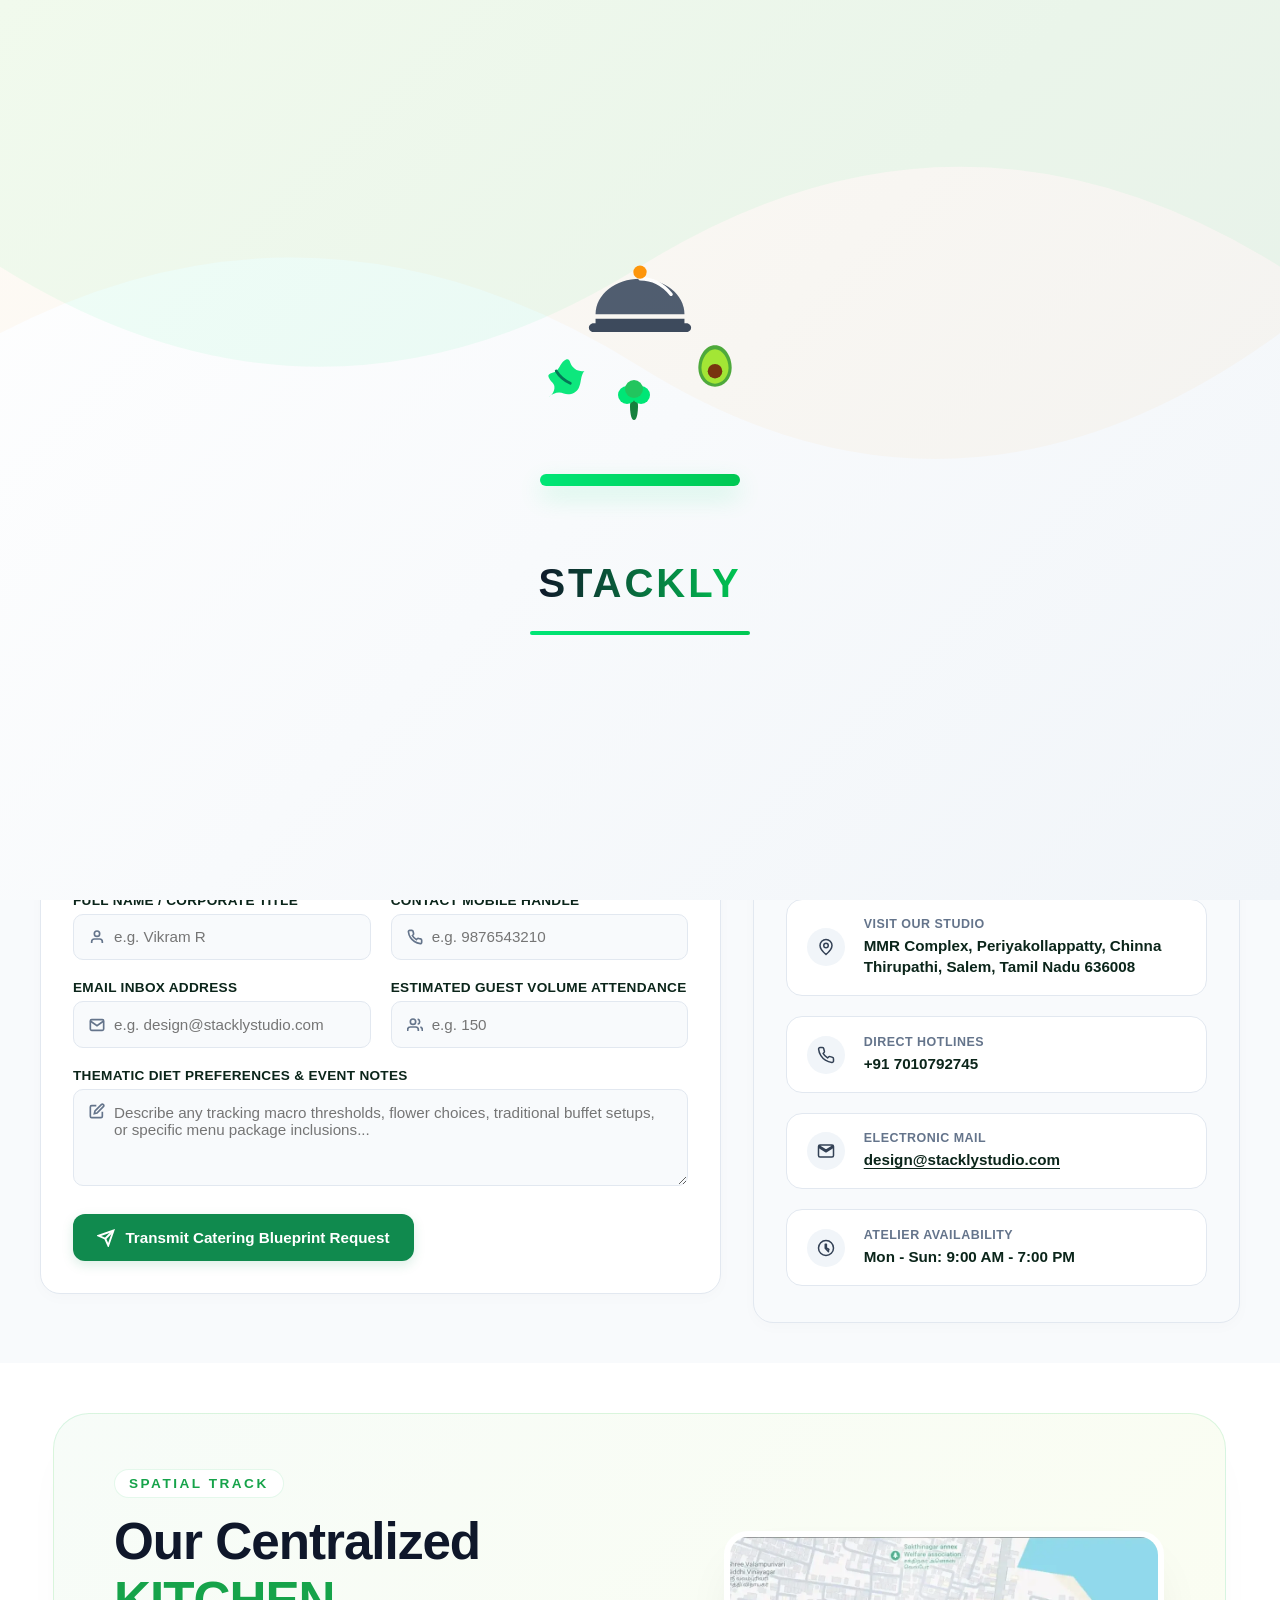
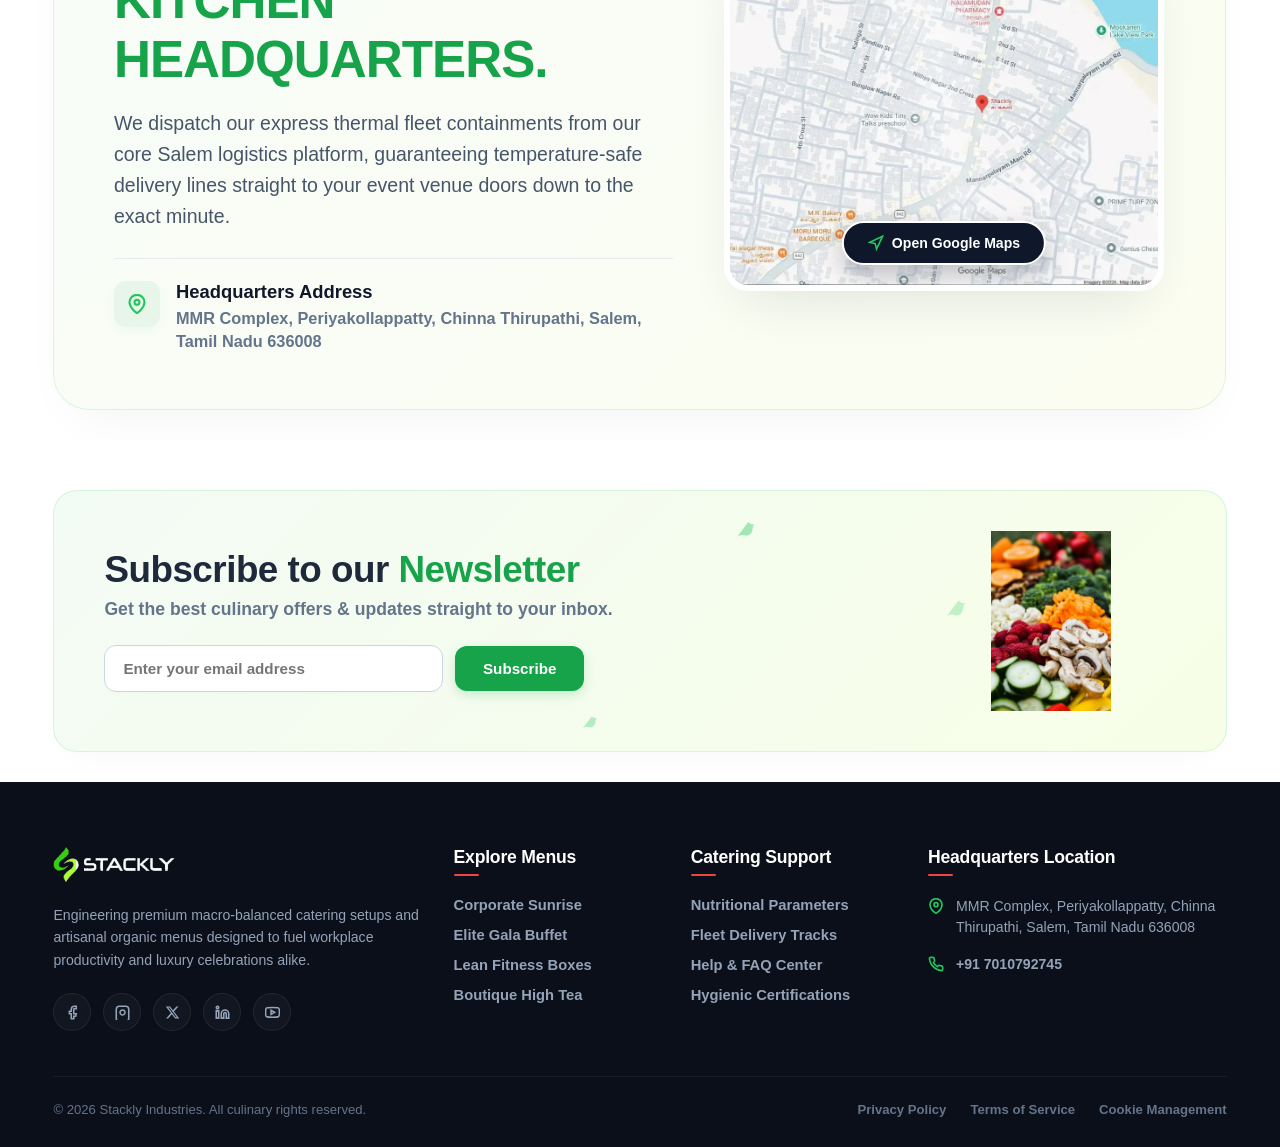
<file: contact.html>
<!DOCTYPE html>
<html lang="en">
<head>
  <meta charset="UTF-8">
  <meta name="viewport" content="width=device-width, initial-scale=1.0">
  <title>Stackly - Healthy Catering Food Services</title>
  <link rel="stylesheet" href="style.css">
</head>
<body>

  
  <div id="preloader">
    <svg class="bg-vectors" xmlns="http://w3.org" viewBox="0 0 960 540" preserveAspectRatio="none">
      <path class="bg-wave" fill="rgba(0, 230, 118, 0.06)" d="M0,160 Q240,280 480,160 T960,160 L960,0 L0,0 Z"/>
      <path class="bg-wave" fill="rgba(255, 145, 0, 0.04)" d="M0,200 Q240,100 480,220 T960,200 L960,0 L0,0 Z" style="animation-delay: -3s; animation-duration: 11s;"/>
    </svg>

    <div class="preloader-art">
      <svg class="food-vector salad-leaf" width="45" height="45" viewBox="0 0 24 24" fill="none" xmlns="http://w3.org">
        <path d="M2 22C4.5 19.5 7.5 19 10 20C13 21.2 16.5 19.8 18 17C19.5 14.2 18.8 10.5 21 8C18.5 8.5 16 7.5 14.5 5.5C13 3.5 13.5 1 11 2C8.5 3 8 6.5 6 8C4 9.5 1 9 2 11.5C3 14 5.5 14.5 5 17.5C4.5 20.5 2 22 2 22Z" fill="var(--food-green)" opacity="0.95"/>
        <path d="M6 8C7.5 10.5 10 13 13.5 14.5" stroke="#047857" stroke-width="1.5" stroke-linecap="round"/>
      </svg>

      <svg class="food-vector avocado" width="50" height="50" viewBox="0 0 24 24" fill="none" xmlns="http://w3.org">
        <path d="M12 2C7.5 2 4 7 4 13C4 18 7.5 22 12 22C16.5 22 20 18 20 13C20 7 16.5 2 12 2Z" fill="#4ea93b"/>
        <path d="M12 4C8.5 4 5.5 8.5 5.5 13C5.5 17 8.5 20.5 12 20.5C15.5 20.5 18.5 17 18.5 13C18.5 8.5 15.5 4 12 4Z" fill="#a3e635"/>
        <circle cx="12" cy="14.5" r="3.5" fill="#78350f"/>
      </svg>

      <svg class="food-vector broccoli" width="48" height="48" viewBox="0 0 24 24" fill="none" xmlns="http://w3.org">
        <path d="M10 15C10 12.5 11 11 12 11C13 11 14 12.5 14 15C14 18 13.5 22 12 22C10.5 22 10 18 10 15Z" fill="#15803d"/>
        <circle cx="8.5" cy="9.5" r="4.5" fill="var(--food-green)"/>
        <circle cx="15.5" cy="9.5" r="4.5" fill="var(--food-green)"/>
        <circle cx="12" cy="6.5" r="4.5" fill="#22c55e"/>
      </svg>

      <div class="cloche-container">
        <svg width="110" height="80" viewBox="0 0 24 18" fill="none" xmlns="http://w3.org">
          <path d="M12 4C6.5 4 2 7.5 2 12H22C22 7.5 17.5 4 12 4Z" fill="#475569"/>
          <path d="M12 4C14.8 4 17.3 5.4 19 7.5" stroke="#ffffff" stroke-width="0.75" stroke-linecap="round"/>
          <circle cx="12" cy="2.5" r="1.5" fill="var(--food-orange)"/>
          <path d="M2 13H22V14H22.5C23 14 23.5 14.5 23.5 15C23.5 15.5 23 16 22.5 16H1.5C1 16 0.5 15.5 0.5 15C0.5 14.5 1 14 1.5 14H2V13Z" fill="#334155"/>
        </svg>
      </div>

      <div class="platter"></div>
    </div>

    <div class="brand-title">Stackly</div>

    <div class="progress-wrapper">
      <div class="progress-bar"></div>
    </div>
  </div>

  <!-- Header -->
  <header class="main-header">
    <div class="header-container">
      
      <div class="logo-wrapper" onclick="refreshPage()">
        <img src="./Assests/healthy catering logo.webp" alt="Stackly Logo" class="brand-logo">
       
      </div>

      <nav class="desktop-nav">
        <a href="index.html" class="nav-item ">Home</a>
        <a href="ourmenus.html" class="nav-item">Our Menu</a>
        <a href="mealplans.html" class="nav-item">Meal Plans</a>
        <a href="catering.html" class="nav-item">Catering</a>
        <a href="about.html" class="nav-item">About Us</a>
        <a href="contact.html" class="nav-item active">Contact Us</a>
      </nav>

      <div class="utility-actions">
        <a href="404.html" class="icon-btn" title="Wishlist">
          <svg width="22" height="22" viewBox="0 0 24 24" fill="none" stroke="currentColor" stroke-width="2" stroke-linecap="round" stroke-linejoin="round"><path d="M19 14c1.49-1.46 3-3.21 3-5.5A5.5 5.5 0 0 0 16.5 3c-1.76 0-3 .5-4.5 2-1.5-1.5-2.74-2-4.5-2A5.5 5.5 0 0 0 2 8.5c0 2.3 1.5 4.05 3 5.5l7 7Z"/></svg>
        </a>
        <a href="404.html" class="icon-btn" title="Shopping Cart">
          <svg width="22" height="22" viewBox="0 0 24 24" fill="none" stroke="currentColor" stroke-width="2" stroke-linecap="round" stroke-linejoin="round"><circle cx="8" cy="21" r="1"/><circle cx="19" cy="21" r="1"/><path d="M2.05 2.05h2l2.66 12.42a2 2 0 0 0 2 1.58h9.78a2 2 0 0 0 1.95-1.57l1.65-7.43H5.12"/></svg>
          <span class="cart-badge">0</span>
        </a>
       <button class="auth-btn" onclick="window.location.href='login.html';" title="Login">
  <svg width="18" height="18" viewBox="0 0 24 24" fill="none" stroke="currentColor" stroke-width="2.5" stroke-linecap="round" stroke-linejoin="round">
    <path d="M19 21v-2a4 4 0 0 0-4-4H9a4 4 0 0 0-4 4v2"/>
    <circle cx="12" cy="7" r="4"/>
  </svg>
</button>

      </div>

      <div class="hamburger-menu" id="hamburger-toggle">
        <span></span>
        <span></span>
        <span></span>
      </div>

    </div>
  </header>

  <div class="mobile-menu-overlay" id="mobile-overlay">
    <div class="mobile-menu-card">
      <nav class="mobile-nav-links">
        <a href="index.html" class="mobile-nav-item ">Home</a>
        <a href="ourmenus.html" class="mobile-nav-item">Our Menu</a>
        <a href="mealplans.html" class="mobile-nav-item">Meal Plans</a>
        <a href="catering.html" class="mobile-nav-item">Catering</a>
        <a href="about.html" class="mobile-nav-item">About Us</a>
        <a href="contact.html" class="mobile-nav-item active">Contact Us</a>
      </nav>
      <div class="mobile-utilities">
        <a href="404.html" class="mobile-util-link">
          <svg width="20" height="20" viewBox="0 0 24 24" fill="none" stroke="currentColor" stroke-width="2"><path d="M19 14c1.49-1.46 3-3.21 3-5.5A5.5 5.5 0 0 0 16.5 3c-1.76 0-3 .5-4.5 2-1.5-1.5-2.74-2-4.5-2A5.5 5.5 0 0 0 2 8.5c0 2.3 1.5 4.05 3 5.5l7 7Z"/></svg>
          Wishlist
        </a>
        <a href="404.html" class="mobile-util-link">
          <svg width="20" height="20" viewBox="0 0 24 24" fill="none" stroke="currentColor" stroke-width="2"><circle cx="8" cy="21" r="1"/><circle cx="19" cy="21" r="1"/><path d="M2.05 2.05h2l2.66 12.42a2 2 0 0 0 2 1.58h9.78a2 2 0 0 0 1.95-1.57l1.65-7.43H5.12"/></svg>
          Cart Container
        </a>
       <button 
    type="button" 
    class="mobile-auth-btn"
    onclick="window.location.href='login.html';"
>
    Sign In / Register
</button>
      </div>
    </div>
  </div>



  <script>
    let audioContext = null;
    let soundFired = false;

    function initAndPlaySound() {
      if (soundFired) return;
      try {
        const AudioCtx = window.AudioContext || window.webkitAudioContext;
        if (!AudioCtx) return;
        if (!audioContext) audioContext = new AudioCtx();
        if (audioContext.state === 'suspended') audioContext.resume();

        const osc = audioContext.createOscillator();
        const gainNode = audioContext.createGain();
        osc.connect(gainNode);
        gainNode.connect(audioContext.destination);
        osc.type = 'sine';
        osc.frequency.setValueAtTime(1450, audioContext.currentTime); 
        gainNode.gain.setValueAtTime(0.3, audioContext.currentTime);
        gainNode.gain.exponentialRampToValueAtTime(0.0001, audioContext.currentTime + 1.5);
        osc.start();
        osc.stop(audioContext.currentTime + 1.5);
        
        soundFired = true;
        cleanListeners();
      } catch (e) {}
    }

    function cleanListeners() {
      window.removeEventListener('mousemove', initAndPlaySound);
      window.removeEventListener('touchstart', initAndPlaySound);
      window.removeEventListener('click', initAndPlaySound);
    }

    window.addEventListener('mousemove', initAndPlaySound);
    window.addEventListener('touchstart', initAndPlaySound);
    window.addEventListener('click', initAndPlaySound);

    function refreshPage() {
      window.location.reload(true);
    }

    window.addEventListener('DOMContentLoaded', () => {
      const navItems = document.querySelectorAll('.nav-item, .mobile-nav-item');
      navItems.forEach(item => {
        item.addEventListener('click', function() {
          navItems.forEach(i => i.classList.remove('active'));
          this.classList.add('active');
        });
      });

      const burger = document.getElementById('hamburger-toggle');
      const mobileOverlay = document.getElementById('mobile-overlay');
      
      burger.addEventListener('click', () => {
        burger.classList.toggle('open');
        mobileOverlay.classList.toggle('visible');
      });

      setTimeout(() => {
        const preloader = document.getElementById('preloader');
        const mainApp = document.getElementById('main-app');

        preloader.style.opacity = '0';
        preloader.style.transform = 'scale(1.05)';
        
        setTimeout(() => {
          preloader.style.display = 'none';
          mainApp.style.opacity = '1';
          mainApp.style.transform = 'scale(1)';
          cleanListeners();
        }, 500);

      }, 2000);
    });
  </script>

<!-- ==========================================================================
     CINEMATIC BENTO CARD CONTACT HERO THEATER SECTION (index.html)
     ========================================================================== -->
<section class="contact-hero-section">
  
  <!-- ENVIRONMENT CANVAS BACKDROP LAYER: SUBTLE AMBIENT WELLNESS WASHES -->
  <div class="contact-hero-ambient-canvas">
    <div class="contact-blur-orb orb-green"></div>
    <div class="contact-blur-orb orb-orange"></div>
    
    <!-- Floating Vector Satellites -->
    <svg class="contact-vector cv-1" width="36" height="36" viewBox="0 0 24 24" fill="none" xmlns="http://w3.org" opacity="0.12"><path d="M2 22C4.5 19.5 7.5 19 10 20C13 21.2 16.5 19.8 18 17C19.5 14.2 18.8 10.5 21 8C18.5 8.5 16 7.5 14.5 5.5Z" fill="#22c55e"/></svg>
    <svg class="contact-vector cv-2" width="40" height="40" viewBox="0 0 24 24" fill="none" stroke="#22c55e" stroke-width="1.8" opacity="0.1"><circle cx="8.5" cy="9.5" r="5"/><circle cx="15.5" cy="9.5" r="5"/><circle cx="12" cy="6.5" r="5"/><path d="M10 15c0-2.5 1-4 2-4s2 1.5 2 4c0 3-.5 7-2 7s-2-4-2-4z"/></svg>
  </div>

  <div class="contact-hero-master-container" id="contact-hero-trigger">
    
    <!-- MAIN FLOATING CARRIER BENTO CARD POD -->
    <div class="contact-hero-bento-pod contact-hero-reveal-node">
      <div class="contact-hero-split-grid">
        
        <!-- LEFT COLUMN: HIGH-VISIBILITY TYPOGRAPHY COPIES & CONTACT QUICK INFO -->
        <div class="contact-hero-text-side">
          <span class="contact-hero-mini-tag">GET IN TOUCH LOCKS</span>
          <h1 class="contact-hero-main-title">
            Let’s Plan Your Next <span class="text-green-glow">CATERING BLUEPRINT.</span>
          </h1>
          <p class="contact-hero-sub-paragraph">Have an upcoming corporate summit, gala banquet, or private celebration function? Reach out below to map out custom calorie-calibrated menus tailored to your event metrics.</p>
          
          <!-- QUICK TOUCHPOINTS CONTAINER ROW SLATS -->
          <div class="contact-hero-quick-touch-row">
            <div class="hero-touch-cell">
              <strong>Support Hotline:</strong>
              <span><a href="tel:+917010792745" class="hero-touch-link">+91 7010792745</a></span>
            </div>
            <div class="hero-touch-cell">
              <strong>Email Inbox:</strong>
              <span><a href="mailto:design@stacklystudio.com" class="hero-touch-link">design@stacklystudio.com</a></span>
            </div>
          </div>
        </div>

        <!-- RIGHT COLUMN: RECTANGULAR FLOATING PHOTO VIEWPORT CANVAS -->
        <div class="contact-hero-media-side">
          <div class="contact-hero-artwork-universe">
            <div class="contact-artwork-spotlight-backdrop"></div>
            
            <!-- STRECT RECTANGLE PICTURE SHAPE: Sharpened structural bounding profiles -->
            <div class="contact-hero-rectangle-mask">
              <div class="contact-hero-live-shimmer"></div>
              <!-- MAIN PHOTOGRAPH CANVAS ASSET -->
              <img src="./Assests/hero%20section%20img%203.webp" alt="Our Customer Support Team Answering Catering Bookings" class="contact-hero-native-photo">
            </div>

            <!-- Overlapping Decorative Micro-Metric Badge -->
            <div class="contact-hero-floating-pill-badge">
              <svg width="18" height="18" viewBox="0 0 24 24" fill="none" stroke="currentColor" stroke-width="2.5"><path d="M21 15a2 2 0 0 1-2 2H7l-4 4V5a2 2 0 0 1 2-2h14a2 2 0 0 1 2 2z"/></svg>
              <span>Instant response 24/7 active</span>
            </div>
            
          </div>
        </div>

      </div>
    </div>

  </div>
</section>

<style>
    /* ==========================================================================
   GLASSMORPHIC BENTO CARD CONTACT HERO PROPERTIES (style.css)
   ========================================================================== */
.contact-hero-section {
  position: relative;
  width: 100%;
  background-color: #ffffff;
  
  /* FIXED: Precise exact padding constraints: 50px Top, 30px Bottom precisely */
  padding-top: 130px;
  padding-bottom: 30px;
  
  overflow: hidden;
  z-index: 2;
}

.contact-hero-master-container {
  width: 94%;
  max-width: 1300px;
  margin: 0 auto;
  padding: 0 15px;
}

/* ==========================================================================
   INFINITE CONTINUOUS DRIFTING BACKDROP SATELLITE CHIPS ARRAYS
   ========================================================================== */
.contact-hero-ambient-canvas {
  position: absolute;
  top: 0; left: 0; width: 100%; height: 100%;
  pointer-events: none; z-index: 1;
}

.contact-blur-orb {
  position: absolute;
  width: 350px; height: 350px;
  border-radius: 50%;
  filter: blur(80px);
  opacity: 0.12;
}
.orb-green  { top: -5%; left: 10%; background-color: #22c55e; }
.orb-orange { bottom: -10%; right: 10%; background-color: #ff9100; }

.contact-vector { position: absolute; }
.cv-1 { top: 12%; left: 6%; animation: contactSatelliteDrift 6s ease-in-out infinite alternate; }
.cv-2 { bottom: 18%; right: 8%; animation: contactSatelliteDrift 5s ease-in-out infinite alternate-reverse 0.3s; }

@keyframes contactSatelliteDrift {
  0% { transform: translateY(0) rotate(0deg) scale(0.95); }
  100% { transform: translateY(-16px) rotate(10deg) scale(1.04); }
}

/* ==========================================================================
   THE FLOATING MASTER BENTO POD CARRIER CANVAS PLATFORM
   ========================================================================== */
.contact-hero-bento-pod {
  position: relative;
  width: 100%;
  background: linear-gradient(135deg, rgba(244, 251, 246, 0.75) 0%, rgba(250, 253, 235, 0.75) 100%);
  backdrop-filter: blur(20px);
  -webkit-backdrop-filter: blur(20px);
  
  border: 1px solid rgba(34, 197, 94, 0.15);
  border-radius: 36px; /* Elegant rounded edge layout bento bounds */
  padding: 55px 60px;
  box-shadow: 0 25px 55px -25px rgba(15, 23, 42, 0.06);
  
  /* Continuous smooth hardware vertical flight floating motion timeline loop */
  animation: contactBentoPlatformFloat 4.5s ease-in-out infinite alternate;
  will-change: transform;
}

@keyframes contactBentoPlatformFloat {
  0% { transform: translateY(0px); }
  100% { transform: translateY(-10px); }
}

.contact-hero-split-grid {
  display: flex;
  justify-content: space-between;
  align-items: center;
  gap: 50px;
  width: 100%;
}

/* ==========================================================================
   LEFT SIDE: HIGH-VISIBILITY TYPOGRAPHY COPIES AND CONTEXT ACTIONS
   ========================================================================== */
.contact-hero-text-side {
  flex: 1.25;
  display: flex;
  flex-direction: column;
  align-items: flex-start;
  text-align: left;
}

.contact-hero-mini-tag {
  font-size: 0.85rem;
  font-weight: 800;
  letter-spacing: 2.5px;
  color: #16a34a; /* Main Brand Theme Green tag color */
  background: #ffffff;
  border: 1px solid rgba(34, 197, 94, 0.12);
  padding: 6px 14px;
  border-radius: 50px;
  margin-bottom: 15px;
}

.contact-hero-main-title {
  font-size: 3.2rem; /* INCREASED font size scaling weight for high brand scannability */
  font-weight: 900;
  color: #0f172a;
  line-height: 1.15;
  margin-bottom: 18px;
  letter-spacing: -1px;
}

/* HIGH-INTENSITY TYPOGRAPHIC GLOW BINDINGS */
.text-green-glow { color: #22c55e; transition: text-shadow 0.3s ease, color 0.3s ease; }
.contact-hero-bento-pod:hover .text-green-glow {
  color: #4ade80;
  text-shadow: 0 0 20px rgba(74, 222, 128, 0.45); /* Title typography text flares up neon trails intensely on hover focus */
}

.contact-hero-sub-paragraph {
  font-size: 1.22rem; /* INCREASED description text copy weight size */
  color: #475569;
  line-height: 1.6;
  max-width: 580px;
  margin-bottom: 30px;
}

/* Quick Touchpoints List Row Slat */
.contact-hero-quick-touch-row {
  display: flex;
  align-items: center;
  gap: 40px;
  border-top: 1px solid rgba(226, 232, 240, 0.8);
  padding-top: 22px;
  width: 100%;
}

.hero-touch-cell { display: flex; flex-direction: column; align-items: flex-start; }
.hero-touch-cell strong { font-size: 0.85rem; font-weight: 800; color: #64748b; text-transform: uppercase; letter-spacing: 0.5px; }
.hero-touch-cell span { font-size: 1.35rem; font-weight: 800; margin-top: 4px; }

.hero-touch-link { text-decoration: none; color: #1e293b; transition: color 0.2s ease; }
.hero-touch-link:hover { color: #16a34a; }

/* ==========================================================================
   RIGHT SIDE: DYNAMIC FLOATING RECTANGLE IMAGE CANVAS
   ========================================================================== */
.contact-hero-media-side {
  flex: 0.95;
  display: flex;
  justify-content: center;
  align-items: center;
}

.contact-hero-artwork-universe {
  position: relative;
  width: 400px;
  height: 380px;
  display: flex;
  justify-content: center;
  align-items: center;
}

.contact-artwork-spotlight-backdrop {
  position: absolute;
  width: 320px; height: 320px;
  background: radial-gradient(circle, rgba(34,197,94,0.14) 0%, rgba(34,197,94,0) 70%);
  border-radius: 50%;
  z-index: 1;
  pointer-events: none;
}

/* FIXED SHAPE: Sharp rectangle frame masking outline boundaries instead of circle cuts */
.contact-hero-rectangle-mask {
  position: relative;
  width: 100%;
  height: 310px; /* Locked elegant landscape vertical aspect bounds */
  border: 1px solid #ffffff;
  
  /* MODERN RECTANGLE: Sharp clean corners frame profile */
  border-radius: 20px;
  
  box-shadow: 0 25px 55px -20px rgba(15, 23, 42, 0.12);
  overflow: hidden;
  z-index: 3;
  
  /* Synchronized complementary floating timeline prevents layout column collisions */
  animation: photoFrameDriftTrack 4.5s ease-in-out infinite alternate-reverse;
  transition: border-color 0.35s ease, box-shadow 0.35s ease;
}

/* Image bounding rectangle panel morphs curves slightly on bento parent focus states */
.contact-hero-bento-pod:hover .contact-hero-rectangle-mask {
  border-color: rgba(34, 197, 94, 0.2);
  box-shadow: 0 30px 65px -15px rgba(34, 197, 94, 0.25);
}

@keyframes photoFrameDriftTrack { 0% { transform: translateY(0px) rotate(0deg); } 100% { transform: translateY(-12px) rotate(0.5deg); } }

.contact-hero-native-photo {
  width: 100% !important;
  height: 100% !important;
  object-fit: cover !important; /* Retained: forces photographs to crop smoothly into rectangular grids */
}

.contact-hero-live-shimmer {
  position: absolute;
  top: -50%; left: -50%; width: 200%; height: 200%;
  background: linear-gradient(45deg, transparent 45%, rgba(255,255,255,0.4) 50%, transparent 55%);
  transform: rotate(35deg);
  transition: transform 0.6s ease;
  pointer-events: none;
  z-index: 5;
}
.contact-hero-bento-pod:hover .contact-hero-live-shimmer { transform: translate(50%, 50%) rotate(35deg); }

/* Absolute positioned overlapping capsule banner badge */
.contact-hero-floating-pill-badge {
  position: absolute;
  bottom: -15px; right: -20px;
  background: #0f172a; /* Sleek high contrast dark slate backing platter */
  color: #ffffff;
  padding: 10px 18px;
  border-radius: 12px;
  display: flex;
  align-items: center;
  gap: 8px;
  font-size: 0.82rem;
  font-weight: 700;
  border: 2px solid #ffffff;
  box-shadow: 0 8px 24px rgba(15, 23, 42, 0.15);
  z-index: 10;
  animation: photoFrameDriftTrack 4.5s ease-in-out infinite alternate; /* Counters parent movement paths */
}
.contact-hero-floating-pill-badge svg { color: #22c55e; flex-shrink: 0; }

/* ==========================================================================
   SCROLL REVEAL ARRAYS INITIAL PARAMETERS SETTINGS BASE
   ========================================================================== */
.contact-hero-reveal-node {
  opacity: 0;
  transform: translateY(30px) scale(0.98);
  transition: transform 0.85s cubic-bezier(0.16, 1, 0.3, 1), opacity 0.85s ease;
}
.contact-hero-reveal-node.contact-hero-reveal-active { opacity: 1; transform: translateY(0) scale(1); }

/* ==========================================================================
   FLUID STRUCTURAL RESPONSIVE ADAPTATIONS
   ========================================================================== */
@media (max-width: 1150px) {
  .contact-hero-bento-pod { padding: 40px; }
  .contact-hero-main-title { font-size: 2.6rem; }
  .contact-hero-sub-paragraph { font-size: 1.1rem; }
  .contact-hero-artwork-universe { width: 340px; height: 320px; }
  .contact-hero-rectangle-mask { height: 260px; }
  .hero-touch-cell span { font-size: 1.15rem; }
}

@media (max-width: 992px) {
  /* Safely converts bento horizontal pod into stacked vertical center tracks columns on tablet screens */
  .contact-hero-split-grid { flex-direction: column-reverse; text-align: center; gap: 40px; }
  .contact-hero-text-side { align-items: center; text-align: center; }
  .contact-hero-sub-paragraph { max-width: 100%; }
  .contact-hero-quick-touch-row { justify-content: center; gap: 50px; }
  .hero-touch-cell { align-items: center; }
  
  .contact-hero-artwork-universe { width: 100%; max-width: 420px; height: 320px; }
  .contact-hero-rectangle-mask { width: 100%; max-width: 380px; height: 260px; }
  .contact-hero-floating-pill-badge { right: 50%; transform: translateX(50%) !important; bottom: -20px; animation: none !important; } /* Centers overlays on smartphone viewports */
}

@media (max-width: 480px) {
  .contact-hero-section { padding-top: 40px; padding-bottom: 25px; }
  .contact-hero-bento-pod { padding: 30px 16px; border-radius: 24px; }
  .contact-hero-main-title { font-size: 1.85rem; }
  .contact-hero-quick-touch-row { flex-direction: column; gap: 15px; }
.contact-hero-rectangle-mask { max-width: 310px; height: 230px; }}

</style>

<script>
    // ==========================================================================
// SCROLL REVEAL BENTO POD APPEARANCE RUNNER ENGINE (script.js)
// ==========================================================================
function initContactHeroVisibilityObserver() {
  const scrollTriggerParentBox = document.getElementById('contact-hero-trigger');
  if (!scrollTriggerParentBox) return;

  const floatingBentoPodNode = scrollTriggerParentBox.querySelector('.contact-hero-reveal-node');
  if (!floatingBentoPodNode) return;

  const contactHeroObserver = new IntersectionObserver((entries) => {
    entries.forEach((entry) => {
      if (entry.isIntersecting) {
        // Expose the master bento card platform pod instantly on screen entry focus
        floatingBentoPodNode.classList.add('contact-hero-reveal-active');
        contactHeroObserver.unobserve(scrollTriggerParentBox);
      }
    });
  }, {
    threshold: 0.05 // Fires the moment 5% of the container passes browser fold lines
  });

  contactHeroObserver.observe(scrollTriggerParentBox);
}

// Register global canvas initialization listener safely on DOM load hooks
window.addEventListener('DOMContentLoaded', () => {
  initContactHeroVisibilityObserver();
});
</script>

<!-- ==========================================================================
     CINEMATIC BENTO DESIGN CONTACT FORM PANEL (index.html)
     ========================================================================== -->
<section class="intake-form-section">
  <div class="intake-master-container" id="intake-scroll-trigger">
    
    <!-- DUAL COLUMN SPLIT PARENT WORKSPACE CONTAINER -->
    <div class="intake-split-bento-grid">
      
      <!-- LEFT HAND PANEL COLUMN: FORM OPERATIONS PORTAL -->
      <div class="intake-bento-console-card intake-node">
        
        <!-- COMPACT HEADER CLUSTER INSIDE THE CARD PLATFORM -->
        <div class="intake-card-header-block">
          <span class="intake-mini-badge">TASTE PROFILING</span>
          <h2 class="intake-main-title">Configure Your Gathering Matrix</h2>
          <p class="intake-subtext">Fill out your baseline requirements coordinates below. Our system will dynamically compute a tailored catering proposal quote blueprint.</p>
        </div>

        <!-- CORE FORM VALIDATION SHELL ENGINE -->
        <form class="intake-native-form-element" id="catering-intake-form" novalidate>
          <div class="intake-form-two-column-split">
            
            <!-- INPUT FIELD 1: FULL NAME -->
            <div class="intake-input-group-cell">
              <label for="intake-client-name" class="intake-field-label">Full Name / Corporate Title</label>
              <div class="intake-interactive-field-viewport">
                <span class="field-icon-accent"><svg width="16" height="16" viewBox="0 0 24 24" fill="none" stroke="currentColor" stroke-width="2.5"><path d="M20 21v-2a4 4 0 0 0-4-4H8a4 4 0 0 0-4 4v2"/><circle cx="12" cy="7" r="4"/></svg></span>
                <input type="text" id="intake-client-name" class="intake-text-input" placeholder="e.g. Vikram R" autocomplete="off" required>
              </div>
              <div class="field-validation-error-prompt" id="error-client-name">Alphabetical characters only allowed</div>
            </div>

            <!-- INPUT FIELD 2: MOBILE HANDLE PHONE NUMBER -->
            <div class="intake-input-group-cell">
              <label for="intake-client-phone" class="intake-field-label">Contact Mobile Handle</label>
              <div class="intake-interactive-field-viewport">
                <span class="field-icon-accent"><svg width="16" height="16" viewBox="0 0 24 24" fill="none" stroke="currentColor" stroke-width="2.5"><path d="M22 16.92v3a2 2 0 0 1-2.18 2 19.79 19.79 0 0 1-8.63-3.07 19.5 19.7 0 0 1-6-6 19.79 19.79 0 0 1-3.07-8.67A2 2 0 0 1 4.11 2h3a2 2 0 0 1 2 1.72 12.84 12.84 0 0 0 .7 2.81 2 2 0 0 1-.45 2.11L8.09 9.91a16 16 0 0 0 6 6l1.27-1.27a2 2 0 0 1 2.11-.45 12.84 12.84 0 0 0 2.81.7A2 2 0 0 1 22 16.92z"/></svg></span>
                <input type="tel" id="intake-client-phone" class="intake-text-input" placeholder="e.g. 9876543210" maxlength="10" autocomplete="off" required>
              </div>
              <div class="field-validation-error-prompt" id="error-client-phone">Please enter a valid 10-digit mobile line</div>
            </div>

          </div>

          <div class="intake-form-two-column-split">
            
            <!-- INPUT FIELD 3: EMAIL ADDRESS -->
            <div class="intake-input-group-cell">
              <label for="intake-client-email" class="intake-field-label">Email Inbox Address</label>
              <div class="intake-interactive-field-viewport">
                <span class="field-icon-accent"><svg width="16" height="16" viewBox="0 0 24 24" fill="none" stroke="currentColor" stroke-width="2.5"><path d="M4 4h16c1.1 0 2 .9 2 2v12c0 1.1-.9 2-2 2H4c-1.1 0-2-.9-2-2V6c0-1.1.9-2 2-2z"/><polyline points="22,6 12,13 2,6"/></svg></span>
                <input type="email" id="intake-client-email" class="intake-text-input" placeholder="e.g. design@stacklystudio.com" autocomplete="off" required>
              </div>
              <div class="field-validation-error-prompt" id="error-client-email">Please enter a verified electronic email route</div>
            </div>

            <!-- INPUT FIELD 4: GUEST TRACK COUNT HEADS -->
            <div class="intake-input-group-cell">
              <label for="intake-guest-count" class="intake-field-label">Estimated Guest Volume Attendance</label>
              <div class="intake-interactive-field-viewport">
                <span class="field-icon-accent"><svg width="16" height="16" viewBox="0 0 24 24" fill="none" stroke="currentColor" stroke-width="2.5"><path d="M17 21v-2a4 4 0 0 0-4-4H5a4 4 0 0 0-4 4v2"/><circle cx="9" cy="7" r="4"/><path d="M23 21v-2a4 4 0 0 0-3-3.87"/><path d="M16 3.13a4 4 0 0 1 0 7.75"/></svg></span>
                <input type="number" id="intake-guest-count" class="intake-text-input" placeholder="e.g. 150" min="10" max="5000" required>
              </div>
              <div class="field-validation-error-prompt" id="error-guest-count">Guest ranges must register between 10 and 5,000 heads</div>
            </div>

          </div>

          <!-- INPUT FIELD 5: ADDITIONAL LOG NOTES SUMMARY OVERVIEW -->
          <div class="intake-input-group-cell width-100-percent">
            <label for="intake-event-notes" class="intake-field-label">Thematic Diet Preferences & Event Notes</label>
            <div class="intake-interactive-field-viewport align-items-flex-start">
              <span class="field-icon-accent padding-top-textarea"><svg width="16" height="16" viewBox="0 0 24 24" fill="none" stroke="currentColor" stroke-width="2.5"><path d="M11 4H4a2 2 0 0 0-2 2v14a2 2 0 0 0 2 2h14a2 2 0 0 0 2-2v-7"/><path d="M18.5 2.5a2.121 2.121 0 0 1 3 3L12 15l-4 1 1-4 9.5-9.5z"/></svg></span>
              <textarea id="intake-event-notes" class="intake-textarea-input" placeholder="Describe any tracking macro thresholds, flower choices, traditional buffet setups, or specific menu package inclusions..." rows="4"></textarea>
            </div>
          </div>

          <!-- KINETIC SUBMIT DRIVER BUTTON -->
          <div class="intake-submit-hub-wrap">
            <button type="submit" class="btn-intake-submit-kinetic-glow">
              <svg width="18" height="18" viewBox="0 0 24 24" fill="none" stroke="currentColor" stroke-width="2.5"><line x1="22" y1="2" x2="11" y2="13"/><polygon points="22 2 15 22 11 13 2 9 22 2"/></svg>
              Transmit Catering Blueprint Request
            </button>
          </div>
        </form>
      </div>

      <!-- RIGHT HAND PANEL COLUMN: HUB LOGISTICS COORDINATES REGISTER -->
      <aside class="logistics-coordinates-bento-card">
      <div class="intake-card-header-block">
    <!-- Updated branding badge and copywriting tailored to Healthy Catering Food Service -->
    <span class="intake-mini-badge badge-orange-line">FLAGSHIP KITCHEN HUB</span>
    <h2 class="intake-main-title text-light-white">Reach Our Taste Architects</h2>
    <p class="intake-subtext text-light-muted">Connect directly with our corporate culinary wellness staff to fast-track specialized meal bookings, nutritional packages, and event plans.</p>
</div>


        <div class="logistics-info-ledger-stack">
          <!-- Address Row -->
          <div class="logistics-ledger-row-item">
            <div class="ledger-icon-badge green-accent-tint">
              <svg viewBox="0 0 24 24" class="ledger-svg-icon" aria-hidden="true"><path d="M12 2c-4.41 0-8 3.59-8 8 0 5.25 8 12 8 12s8-6.75 8-12c0-4.41-3.59-8-8-8zm0 11c-1.66 0-3-1.34-3-3s1.34-3 3-3 3 1.34 3 3-1.34 3-3 3z"/></svg>
            </div>
            <div class="ledger-text-metadata">
                <span class="ledger-meta-headline">Visit Our Studio</span>
                <p class="ledger-meta-body">MMR Complex, Periyakollappatty, Chinna Thirupathi, Salem, Tamil Nadu 636008</p>
            </div>
          </div>

          <!-- Hotline Row -->
          <div class="logistics-ledger-row-item">
            <div class="ledger-icon-badge orange-accent-tint">
              <svg viewBox="0 0 24 24" class="ledger-svg-icon" aria-hidden="true"><path d="M22 16.92v3a2 2 0 0 1-2.18 2 19.79 19.79 0 0 1-8.63-3.07 19.5 19.7 0 0 1-6-6 19.79 19.79 0 0 1-3.07-8.67A2 2 0 0 1 4.11 2h3a2 2 0 0 1 2 1.72 12.84 12.84 0 0 0 .7 2.81 2 2 0 0 1-.45 2.11L8.09 9.91a16 16 0 0 0 6 6l1.27-1.27a2 2 0 0 1 2.11-.45 12.84 12.84 0 0 0 2.81.7A2 2 0 0 1 22 16.92z"/></svg>
            </div>
            <div class="ledger-text-metadata">
                <span class="ledger-meta-headline">Direct Hotlines</span>
                <p class="ledger-meta-body"><a href="tel:+917010792745" class="logistics-interactive-link">+91 7010792745</a></p>
            </div>
          </div>

          <!-- Fixed Mailto Outlook Link Row -->
          <div class="logistics-ledger-row-item">
            <div class="ledger-icon-badge green-accent-tint">
              <svg viewBox="0 0 24 24" class="ledger-svg-icon" aria-hidden="true"><path d="M20 4H4c-1.1 0-1.99.9-1.99 2L2 18c0 1.1.9 2 2 2h16c1.1 0 2-.9 2-2V6c0-1.1-.9-2-2-2zm0 4l-8 5-8-5V6l8 5 8-5v2z"/></svg>
            </div>
            <div class="ledger-text-metadata">
                <span class="ledger-meta-headline">Electronic Mail</span>
                <p class="ledger-meta-body">
                    <a href="mailto:design@stacklystudio.com" class="logistics-interactive-link text-underlined-fixed" title="Open directly inside Microsoft Outlook client">design@stacklystudio.com</a>
                </p>
            </div>
          </div>

          <!-- Availability Row -->
          <div class="logistics-ledger-row-item">
            <div class="ledger-icon-badge orange-accent-tint">
              <svg viewBox="0 0 24 24" class="ledger-svg-icon" aria-hidden="true"><path d="M11.99 2C6.47 2 2 6.48 2 12s4.47 10 9.99 10C17.52 22 22 17.52 22 12S17.52 2 11.99 2zm3.3 14.88L11 12.43V7h1.5v4.69l3.43 2.04-.64 1.15z"/></svg>
            </div>
            <div class="ledger-text-metadata">
                <span class="ledger-meta-headline">Atelier Availability</span>
                <p class="ledger-meta-body">Mon - Sun: 9:00 AM - 7:00 PM</p>
            </div>
          </div>
        </div>
      </aside>

    </div>
  </div>
</section>



<style>
  /* ============================================================
   FORM VALIDATION ERROR STATES
   ============================================================ */

/* Error message remains hidden by default */
.field-validation-error-prompt {
    display: none;
    font-size: 0.78rem;
    font-weight: 600;
    color: #DC2626;
    margin-top: 0.25rem;
    line-height: 1.35;
}

/* Show error message when field is invalid */
.field-error-alert-triggered .field-validation-error-prompt {
    display: block;
}

/* Red border for invalid fields */
.field-error-alert-triggered .intake-text-input,
.field-error-alert-triggered .intake-textarea-input {
    border-color: #DC2626 !important;
    background-color: #FFF7F7 !important;
    box-shadow: 0 0 0 3px rgba(220, 38, 38, 0.08) !important;
}

/* Red icon when field is invalid */
.field-error-alert-triggered .field-icon-accent {
    color: #DC2626;
}

/* Green valid state */
.intake-input-group-cell.field-valid .intake-text-input,
.intake-input-group-cell.field-valid .intake-textarea-input {
    border-color: #108A4E;
    background-color: #F7FFF9;
}

/* Error animation */
.field-error-alert-triggered {
    animation: intakeFieldShake 0.25s ease-in-out;
}

@keyframes intakeFieldShake {
    0% {
        transform: translateX(0);
    }

    25% {
        transform: translateX(-4px);
    }

    50% {
        transform: translateX(4px);
    }

    75% {
        transform: translateX(-3px);
    }

    100% {
        transform: translateX(0);
    }
}

/* Submit button disabled-looking state while invalid */
.btn-intake-submit-kinetic-glow {
    transition:
        background-color 0.2s ease,
        transform 0.2s ease,
        box-shadow 0.2s ease;
}
 /* ==========================================================================
   Bento Form Twin Column Architecture Modifiers Layout CSS 
   ========================================================================== */
.intake-form-section {
    width: 100%;
    padding: 2.5rem 0;
    box-sizing: border-box;
}

.intake-master-container {
    width: 100%;
    max-width: 1200px;
    margin: 0 auto;
}

/* Master Shared Grid Architecture Split - Centered Alignments */
.intake-split-bento-grid {
    display: grid;
    grid-template-columns: 1.4fr 1fr;
    gap: 2rem;
    align-items: center; /* FIXED: Centered vertically relative to the left side panel */
    width: 100%;
}

.intake-bento-console-card {
    background: #FFFFFF;
    border: 1px solid var(--border, #E2E8F0);
    border-radius: 20px;
    padding: 2rem;
    box-shadow: 0 4px 15px rgba(0, 0, 0, 0.02);
}

.intake-card-header-block {
    margin-bottom: 1.75rem;
}

.intake-mini-badge {
    font-size: 0.75rem;
    font-weight: 800;
    color: #108A4E;
    background-color: #E8F5E9;
    padding: 0.3rem 0.65rem;
    border-radius: 6px;
    letter-spacing: 0.5px;
    display: inline-block;
    margin-bottom: 0.5rem;
}

.badge-orange-line {
    color: #E65100 !important;
    background-color: #FFF3E0 !important;
}

.intake-main-title {
    font-size: 1.5rem;
    font-weight: 800;
    color: #0B251A;
    letter-spacing: -0.5px;
}

.intake-subtext {
    font-size: 0.95rem;
    color: #475569;
    line-height: 1.5;
    margin-top: 0.35rem;
}

.intake-native-form-element {
    display: flex;
    flex-direction: column;
    gap: 1.25rem;
}

.intake-form-two-column-split {
    display: grid;
    grid-template-columns: repeat(2, 1fr);
    gap: 1.25rem;
}

.intake-input-group-cell {
    display: flex;
    flex-direction: column;
    gap: 0.4rem;
}

.width-100-percent { grid-column: span 2; }

.intake-field-label {
    font-size: 0.85rem;
    font-weight: 700;
    color: #0B251A;
    text-transform: uppercase;
    letter-spacing: 0.3px;
}

.intake-interactive-field-viewport {
    position: relative;
    display: flex;
    align-items: center;
}

.align-items-flex-start { align-items: flex-start; }

.field-icon-accent {
    position: absolute;
    left: 1rem;
    color: #64748B;
    display: flex;
    align-items: center;
    z-index: 5;
}

.padding-top-textarea { margin-top: 0.9rem; }

.intake-text-input, .intake-textarea-input {
    width: 100%;
    padding: 0.85rem 1rem 0.85rem 2.5rem;
    border: 1px solid var(--border, #E2E8F0);
    border-radius: 10px;
    font-family: inherit;
    font-size: 0.95rem;
    background-color: #F8FAFC;
    color: #0B251A;
    transition: all 0.2s ease;
}

.intake-textarea-input { resize: vertical; }

.intake-text-input:focus, .intake-textarea-input:focus {
    outline: none;
    border-color: #108A4E;
    background-color: #FFFFFF;
    box-shadow: 0 0 0 4px rgba(16, 138, 78, 0.06);
}

.field-validation-error-prompt {
    font-size: 0.8rem;
    font-weight: 600;
    color: #DC2626;
    margin-top: 0.2rem;
    display: none;
}

.intake-submit-hub-wrap {
    margin-top: 0.5rem;
}

.btn-intake-submit-kinetic-glow {
    background-color: #108A4E;
    color: #FFFFFF;
    border: none;
    padding: 0.9rem 1.5rem;
    border-radius: 12px;
    font-family: inherit;
    font-size: 0.95rem;
    font-weight: 700;
    cursor: pointer;
    display: flex;
    align-items: center;
    gap: 0.65rem;
    box-shadow: 0 4px 12px rgba(16, 138, 78, 0.15);
    transition: all 0.2s ease;
}

.btn-intake-submit-kinetic-glow:hover {
    background-color: #0C6F3E;
    transform: translateY(-1px);
}

/* ==========================================================================
   Right Panel Column Styling Matches Image Content Layout
   ========================================================================== */
.logistics-coordinates-bento-card {
    background-color: #F8FAFC; /* Light gray layout background matching card lines */
    border: 1px solid var(--border, #E2E8F0);
    border-radius: 20px;
    padding: 2.25rem 2rem;
    box-shadow: 0 4px 15px rgba(0,0,0,0.02);
    display: flex;
    flex-direction: column;
}

.text-light-white { color: #0B251A !important; }
.text-light-muted { color: #475569 !important; }

.logistics-info-ledger-stack {
    display: flex;
    flex-direction: column;
    gap: 1.25rem;
    margin-top: 0.5rem;
}

.logistics-ledger-row-item {
    display: flex;
    gap: 1.15rem;
    align-items: center;
    background: #FFFFFF;
    border: 1px solid #E2E8F0;
    padding: 1.1rem 1.25rem;
    border-radius: 16px; /* Smooth rounded parameters mimicking photo cards */
    transition: all 0.2s ease-in-out;
}

.logistics-ledger-row-item:hover {
    border-color: #108A4E;
}

.ledger-icon-badge {
    width: 38px;
    height: 38px;
    border-radius: 50%;
    background-color: #F1F5F9;
    color: #334155;
    display: flex;
    align-items: center;
    justify-content: center;
    flex-shrink: 0;
}

.ledger-svg-icon {
    width: 18px;
    height: 18px;
    fill: none;
    stroke: currentColor;
    stroke-width: 2;
    stroke-linecap: round;
    stroke-linejoin: round;
}

.ledger-text-metadata {
    display: flex;
    flex-direction: column;
    gap: 0.25rem;
}

.ledger-meta-headline {
    font-size: 0.78rem;
    font-weight: 800;
    color: #64748B;
    text-transform: uppercase;
    letter-spacing: 0.5px;
}

.ledger-meta-body {
    font-size: 0.95rem;
    color: #0B251A;
    font-weight: 600;
    line-height: 1.4;
}

.logistics-interactive-link {
    color: #0B251A;
    text-decoration: none;
    transition: color 0.2s ease;
}

.text-underlined-fixed {
    text-decoration: underline !important;
    text-underline-offset: 3px;
    color: #0B251A;
}

.logistics-interactive-link:hover {
    color: #108A4E;
}

/* ==========================================================================
   Adaptive Viewport Settings Responsiveness Breakpoints
   ========================================================================== */
@media (max-width: 1024px) {
    .intake-split-bento-grid {
        grid-template-columns: 1fr;
        gap: 1.75rem;
    }
}

@media (max-width: 640px) {
    .intake-form-two-column-split {
        grid-template-columns: 1fr;
    }
    .width-100-percent { grid-column: span 1; }
    .btn-intake-submit-kinetic-glow {
        width: 100%;
        justify-content: center;
    }
}

</style>

<script>
 // ==========================================================================
// HEALTHY CATERING - INTAKE FORM VALIDATION CONTROLLER
// ==========================================================================

function initCateringFormValidationConsole() {

    const formElement = document.getElementById('catering-intake-form');
    const scrollTriggerParentBox = document.getElementById('intake-scroll-trigger');

    if (!formElement || !scrollTriggerParentBox) {
        return;
    }

    // ----------------------------------------------------------------------
    // FIELD REFERENCES
    // ----------------------------------------------------------------------

    const clientNameInput = document.getElementById('intake-client-name');
    const clientPhoneInput = document.getElementById('intake-client-phone');
    const clientEmailInput = document.getElementById('intake-client-email');
    const guestCountInput = document.getElementById('intake-guest-count');
    const eventNotesInput = document.getElementById('intake-event-notes');

    // ----------------------------------------------------------------------
    // HELPER: GET FIELD GROUP
    // ----------------------------------------------------------------------

    function getFieldGroup(input) {
        return input
            ? input.closest('.intake-input-group-cell')
            : null;
    }

    // ----------------------------------------------------------------------
    // HELPER: SHOW ERROR
    // ----------------------------------------------------------------------

    function showFieldError(input, message) {

        if (!input) return;

        const fieldGroup = getFieldGroup(input);

        if (!fieldGroup) return;

        fieldGroup.classList.remove('field-valid');
        fieldGroup.classList.add('field-error-alert-triggered');

        const errorElement = fieldGroup.querySelector(
            '.field-validation-error-prompt'
        );

        if (errorElement && message) {
            errorElement.textContent = message;
        }
    }

    // ----------------------------------------------------------------------
    // HELPER: CLEAR ERROR
    // ----------------------------------------------------------------------

    function clearFieldError(input) {

        if (!input) return;

        const fieldGroup = getFieldGroup(input);

        if (!fieldGroup) return;

        fieldGroup.classList.remove('field-error-alert-triggered');

        if (input.value.trim() !== '') {
            fieldGroup.classList.add('field-valid');
        }
    }

    // ----------------------------------------------------------------------
    // 1. NAME INPUT
    // ----------------------------------------------------------------------

    if (clientNameInput) {

        clientNameInput.addEventListener('input', function () {

            // Allow letters, spaces and dots
            const cleanedValue = this.value.replace(
                /[^a-zA-Z\s.]/g,
                ''
            );

            if (this.value !== cleanedValue) {
                this.value = cleanedValue;
            }

            if (this.value.trim().length >= 2) {

                clearFieldError(this);

            } else {

                const group = getFieldGroup(this);

                if (group) {
                    group.classList.remove('field-valid');
                }
            }
        });
    }

    // ----------------------------------------------------------------------
    // 2. PHONE INPUT
    // ----------------------------------------------------------------------

    if (clientPhoneInput) {

        clientPhoneInput.addEventListener('input', function () {

            // Numbers only
            const numericCleanedValue = this.value.replace(
                /[^0-9]/g,
                ''
            );

            if (this.value !== numericCleanedValue) {
                this.value = numericCleanedValue;
            }

            // Maximum 10 digits
            if (this.value.length > 10) {
                this.value = this.value.substring(0, 10);
            }

            if (this.value.length === 10) {

                clearFieldError(this);

            } else {

                const group = getFieldGroup(this);

                if (group) {
                    group.classList.remove('field-valid');
                }
            }
        });
    }

    // ----------------------------------------------------------------------
    // 3. EMAIL INPUT
    // ----------------------------------------------------------------------

    if (clientEmailInput) {

        clientEmailInput.addEventListener('input', function () {

            const emailValidationRegex =
                /^[^\s@]+@[^\s@]+\.[^\s@]+$/;

            if (emailValidationRegex.test(this.value.trim())) {

                clearFieldError(this);

            } else {

                const group = getFieldGroup(this);

                if (group) {
                    group.classList.remove('field-valid');
                }
            }
        });
    }

    // ----------------------------------------------------------------------
    // 4. GUEST COUNT
    // ----------------------------------------------------------------------

    if (guestCountInput) {

        guestCountInput.addEventListener('input', function () {

            const guestCount = parseInt(this.value, 10);

            if (
                !isNaN(guestCount) &&
                guestCount >= 10 &&
                guestCount <= 5000
            ) {

                clearFieldError(this);

            } else {

                const group = getFieldGroup(this);

                if (group) {
                    group.classList.remove('field-valid');
                }
            }
        });
    }

    // ----------------------------------------------------------------------
    // 5. EVENT NOTES
    // ----------------------------------------------------------------------

    if (eventNotesInput) {

        eventNotesInput.addEventListener('input', function () {

            // Notes are optional.
            // If the user enters something, remove any error state.
            clearFieldError(this);

        });
    }

    // ----------------------------------------------------------------------
    // MASTER FORM SUBMISSION VALIDATION
    // ----------------------------------------------------------------------

    formElement.addEventListener('submit', function (event) {

        event.preventDefault();

        let isFormMatrixValid = true;

        // ================================================================
        // NAME VALIDATION
        // ================================================================

        if (
            !clientNameInput ||
            clientNameInput.value.trim() === ''
        ) {

            isFormMatrixValid = false;

            showFieldError(
                clientNameInput,
                'Please fill in your full name.'
            );

        } else if (
            clientNameInput.value.trim().length < 2
        ) {

            isFormMatrixValid = false;

            showFieldError(
                clientNameInput,
                'Please enter at least 2 characters.'
            );

        } else if (
            !/^[a-zA-Z\s.]+$/.test(
                clientNameInput.value.trim()
            )
        ) {

            isFormMatrixValid = false;

            showFieldError(
                clientNameInput,
                'Alphabetical characters only allowed.'
            );

        } else {

            clearFieldError(clientNameInput);
        }

        // ================================================================
        // PHONE VALIDATION
        // ================================================================

        if (
            !clientPhoneInput ||
            clientPhoneInput.value.trim() === ''
        ) {

            isFormMatrixValid = false;

            showFieldError(
                clientPhoneInput,
                'Please fill in your mobile number.'
            );

        } else if (
            !/^[0-9]{10}$/.test(
                clientPhoneInput.value.trim()
            )
        ) {

            isFormMatrixValid = false;

            showFieldError(
                clientPhoneInput,
                'Please enter a valid 10-digit mobile number.'
            );

        } else {

            clearFieldError(clientPhoneInput);
        }

        // ================================================================
        // EMAIL VALIDATION
        // ================================================================

        const emailValidationRegex =
            /^[^\s@]+@[^\s@]+\.[^\s@]+$/;

        if (
            !clientEmailInput ||
            clientEmailInput.value.trim() === ''
        ) {

            isFormMatrixValid = false;

            showFieldError(
                clientEmailInput,
                'Please fill in your email address.'
            );

        } else if (
            !emailValidationRegex.test(
                clientEmailInput.value.trim()
            )
        ) {

            isFormMatrixValid = false;

            showFieldError(
                clientEmailInput,
                'Please enter a valid email address.'
            );

        } else {

            clearFieldError(clientEmailInput);
        }

        // ================================================================
        // GUEST COUNT VALIDATION
        // ================================================================

        const guestValue = guestCountInput
            ? guestCountInput.value.trim()
            : '';

        const parsedGuestInteger = parseInt(
            guestValue,
            10
        );

        if (
            !guestCountInput ||
            guestValue === ''
        ) {

            isFormMatrixValid = false;

            showFieldError(
                guestCountInput,
                'Please enter the estimated guest count.'
            );

        } else if (
            isNaN(parsedGuestInteger) ||
            parsedGuestInteger < 10 ||
            parsedGuestInteger > 5000
        ) {

            isFormMatrixValid = false;

            showFieldError(
                guestCountInput,
                'Guest count must be between 10 and 5,000.'
            );

        } else {

            clearFieldError(guestCountInput);
        }

        // ================================================================
        // IF INVALID
        // ================================================================

        if (!isFormMatrixValid) {

            // Find first invalid field
            const firstInvalidField =
                formElement.querySelector(
                    '.field-error-alert-triggered .intake-text-input'
                );

            if (firstInvalidField) {

                firstInvalidField.focus();

                firstInvalidField.scrollIntoView({
                    behavior: 'smooth',
                    block: 'center'
                });
            }

            return;
        }

        // ================================================================
        // FORM IS VALID
        // ================================================================

        console.log(
            'Catering request validation successful.'
        );

        // Keep your existing 404 redirect
        window.location.href = '404.html';
    });

    // ----------------------------------------------------------------------
    // INTERSECTION OBSERVER
    // ----------------------------------------------------------------------

    const formCardNode =
        scrollTriggerParentBox.querySelector(
            '.intake-node'
        );

    if ('IntersectionObserver' in window) {

        const formPanelObserver =
            new IntersectionObserver(
                (entries) => {

                    entries.forEach((entry) => {

                        if (entry.isIntersecting) {

                            if (formCardNode) {
                                formCardNode.classList.add(
                                    'intake-revealed-active'
                                );
                            }

                            formPanelObserver.unobserve(
                                scrollTriggerParentBox
                            );
                        }
                    });

                },
                {
                    threshold: 0.08
                }
            );

        formPanelObserver.observe(
            scrollTriggerParentBox
        );
    }
}

// ==========================================================================
// DOM READY
// ==========================================================================

window.addEventListener(
    'DOMContentLoaded',
    function () {

        initCateringFormValidationConsole();

    }
);

</script>

<!-- ==========================================================================
     CINEMATIC GLASSMORPHIC GEOGRAPHIC OVERVIEW MAP DECK (index.html)
     ========================================================================== -->
<section class="spatial-map-section">
  <div class="map-master-container" id="map-scroll-trigger">
    
    <!-- MAIN CARRIER BANNER BENTO POD PLATFORM -->
    <div class="map-bento-pod-card map-reveal-node">
      <div class="map-split-grid-matrix">
        
        <!-- LEFT COLUMN: PHYSICAL COORDINATION MATRIX LOGS -->
        <div class="map-content-left-text">
          <span class="map-mini-badge-tag">SPATIAL TRACK</span>
          <h2 class="map-main-headline-title">Our Centralized <span class="text-green-glow">KITCHEN HEADQUARTERS.</span></h2>
          <p class="map-subtext-paragraph">We dispatch our express thermal fleet containments from our core Salem logistics platform, guaranteeing temperature-safe delivery lines straight to your event venue doors down to the exact minute.</p>
          
          <!-- PHYSICAL LOCATION INFO STRIP ROW -->
          <div class="map-hq-address-slat-row">
            <div class="hq-icon-shield">
              <svg width="20" height="20" viewBox="0 0 24 24" fill="none" stroke="currentColor" stroke-width="2.5"><path d="M21 10c0 7-9 13-9 13s-9-6-9-13a9 9 0 0 1 18 0z"/><circle cx="12" cy="10" r="3"/></svg>
            </div>
            <div class="hq-text-lines">
              <h4>Headquarters Address</h4>
              <p>MMR Complex, Periyakollappatty, Chinna Thirupathi, Salem, Tamil Nadu 636008</p>
            </div>
          </div>
        </div>

        <!-- RIGHT COLUMN: THEMED INTERACTIVE MAP VIEWPORT WINDOW -->
        <div class="map-viewport-right-media">
          <div class="map-canvas-universe-wrapper">
            <div class="map-spotlight-backdrop-glow"></div>
            
            <!-- CREATIVE RECTANGLE MASK HOOD FRAME -->
            <div class="map-rectangle-frame-viewport">
              <div class="map-live-shimmer-line"></div>
              
              <!-- EXTERNAL DYNAMIC MAP ROUTER ACCELERATOR LAYER -->
              <!-- FIXED TARGET COORDINATES: Anchors straight onto your exact corporate physical location query strings -->
              <a href="https://maps.app.goo.gl/1iUAJLxSuFhmkqeE8" target="_blank" class="btn-external-google-maps-launcher" title="Launch external live GPS routes navigation">
                <svg width="16" height="16" viewBox="0 0 24 24" fill="none" stroke="currentColor" stroke-width="2.5"><polygon points="3 11 22 2 13 21 11 13 3 11"/></svg>
                Open Google Maps
              </a>

              <!-- COMPLIANT MAP IMAGE NODE FRAME -->
              <img src="./Assests/map.webp" alt="Map Viewport Tracking Salem Headquarters Hub Location" class="map-native-img-asset">
            </div>

          </div>
        </div>

      </div>
    </div>

  </div>
</section>

<style>
    /* ==========================================================================
   CINEMATIC BENTO DESIGN GEOGRAPHIC MAP MODULE STYLES (style.css)
   ========================================================================== */
.spatial-map-section {
  position: relative;
  width: 100%;
  background-color: #ffffff;
  
  /* FIXED RIGOROUS GAPS: Precise exact padding constraints (50px Top, 30px Bottom) */
  padding-top: 50px;
  padding-bottom: 30px;
  
  overflow: hidden;
  z-index: 2;
}

.map-master-container {
  width: 94%;
  max-width: 1300px;
  margin: 0 auto;
  padding: 0 15px;
}

/* ==========================================================================
   THE DECK GLASSMORPHIC PANEL CARRIER BANNER COMPONENT
   ========================================================================== */
.map-bento-pod-card {
  position: relative;
  width: 100%;
  background: linear-gradient(135deg, rgba(244, 251, 246, 0.75) 0%, rgba(250, 253, 235, 0.75) 100%);
  backdrop-filter: blur(20px);
  -webkit-backdrop-filter: blur(20px);
  
  border: 1px solid rgba(34, 197, 94, 0.15);
  border-radius: 36px; /* Elegant rounded edge bounding profiles curves */
  padding: 55px 60px;
  box-shadow: 0 25px 55px -25px rgba(15, 23, 42, 0.06);
  
  /* Continuous smooth hardware vertical flight floating motion drive loop layout */
  animation: mapBentoPlatformFloat 4.5s ease-in-out infinite alternate;
  will-change: transform;
}

@keyframes mapBentoPlatformFloat {
  0% { transform: translateY(0px); }
  100% { transform: translateY(-10px); }
}

.map-split-grid-matrix {
  display: flex;
  justify-content: space-between;
  align-items: center;
  gap: 50px;
  width: 100%;
}

/* ==========================================================================
   LEFT SIDE: PHYSICAL COORDINATION MATRIX COPIES LOGS
   ========================================================================== */
.map-content-left-text {
  flex: 1.2;
  display: flex;
  flex-direction: column;
  align-items: flex-start;
  text-align: left;
}

.map-mini-badge-tag {
  font-size: 0.85rem;
  font-weight: 800;
  letter-spacing: 2.5px;
  color: #16a34a; /* Main Brand Theme Green tag accents */
  background: #ffffff;
  border: 1px solid rgba(34, 197, 94, 0.12);
  padding: 6px 14px;
  border-radius: 50px;
  margin-bottom: 15px;
}

.map-main-headline-title {
  font-size: 3.2rem; /* HIGH CONTRAST: Increased typography size scaling for elite brand scannability */
  font-weight: 900;
  color: #0f172a;
  line-height: 1.15;
  margin-bottom: 18px;
  letter-spacing: -1px;
}

/* HOVER INTENSE NEON TEXT GLOW PATH BINDINGS */
.text-green-glow { color: #22c55e; transition: text-shadow 0.3s ease, color 0.3s ease; }
.map-bento-pod-card:hover .text-green-glow {
  color: #4ade80;
  text-shadow: 0 0 20px rgba(74, 222, 128, 0.45); /* Headings flare up vivid light trails intensely on hover focused states */
}

.map-subtext-paragraph {
  font-size: 1.22rem; /* INCREASED description text weight size metrics */
  color: #475569;
  line-height: 1.6;
  max-width: 540px;
  margin-bottom: 25px;
}

/* Address Information Strip Slat */
.map-hq-address-slat-row {
  display: flex;
  align-items: flex-start;
  gap: 16px;
  border-top: 1px solid rgba(226, 232, 240, 0.8);
  padding-top: 22px;
  width: 100%;
}

.hq-icon-shield {
  width: 46px; height: 46px; border-radius: 12px;
  background: #e8f5e9; color: #22c55e;
  display: flex; justify-content: center; align-items: center; flex-shrink: 0;
  box-shadow: 0 4px 10px rgba(34,197,94,0.05);
}

.hq-text-lines { display: flex; flex-direction: column; align-items: flex-start; text-align: left; }
.hq-text-lines h4 { font-size: 1.15rem !important; font-weight: 800; color: #0f172a; margin: 0 0 4px 0; }
.hq-text-lines p { font-size: 1.02rem !important; color: #64748b; margin: 0; line-height: 1.45; font-weight: 600; }

/* ==========================================================================
   RIGHT SIDE: THEMED IMAGE VEHICLE WINDOW VIEWPORT (MAP MASKS)
   ========================================================================== */
.map-viewport-right-media {
  flex: 0.95;
  display: flex;
  justify-content: center;
  align-items: center;
}

.map-canvas-universe-wrapper {
  position: relative;
  width: 100%;
  max-width: 440px;
  height: 360px;
  display: flex;
  justify-content: center;
  align-items: center;
}

.map-spotlight-backdrop-glow {
  position: absolute;
  width: 340px; height: 340px;
  background: radial-gradient(circle, rgba(34,197,94,0.14) 0%, rgba(34,197,94,0) 70%);
  border-radius: 50%;
  z-index: 1;
  pointer-events: none;
}

/* FIXED SHAPE ARCHITECTURE: Rectangular frame masking outline profile instead of circular cuts */
.map-rectangle-frame-viewport {
  position: relative;
  width: 100%;
  height: 100%;
  border: 6px solid #ffffff; /* Porcelain premium white rim style border lining */
  
  /* MODERN RECTANGLE MASK: Sharp clean corners frame mapping rules */
  border-radius: 24px;
  
  box-shadow: 0 25px 55px -20px rgba(15, 23, 42, 0.12);
  overflow: hidden;
  z-index: 3;
  
  /* Hardware accelerated continuous flight floating timeline prevents layout overlaps columns bugs */
  animation: mapFrameDriftTrack 4.5s ease-in-out infinite alternate-reverse;
  transition: border-color 0.35s, box-shadow 0.35s;
}

/* Map frame coordinates glide on bento card deck parent hover focused states */
.map-bento-pod-card:hover .map-rectangle-frame-viewport {
  border-color: #ffffff;
  box-shadow: 0 35px 75px -15px rgba(34, 197, 94, 0.28); /* Map flares up deep green glow paths on row focus triggers! */
}

@keyframes mapFrameDriftTrack { 0% { transform: translateY(0px) rotate(0deg); } 100% { transform: translateY(-12px) rotate(0.5deg); } }

.map-native-img-asset {
  width: 100% !important;
  height: 100% !important;
  object-fit: cover !important; /* Retained: forces spatial graphics maps photograph layouts to fit cleanly inside rectangles */
}

.map-live-shimmer-line {
  position: absolute;
  top: -50%; left: -50%; width: 200%; height: 200%;
  background: linear-gradient(45deg, transparent 45%, rgba(255,255,255,0.3) 50%, transparent 55%);
  transform: rotate(35deg);
  transition: transform 0.6s ease;
  pointer-events: none;
  z-index: 5;
}
.map-bento-pod-card:hover .map-live-shimmer-line { transform: translate(50%, 50%) rotate(35deg); }

/* ==========================================================================
   CREATIVE OVERLAY CHIP: STYLISH GOOGLE MAP LINK ACCELERATOR
   ========================================================================== */
.btn-external-google-maps-launcher {
  text-decoration: none;
  position: absolute;
  
  /* Pinned prominently down along the base baseline track of the image card viewport */
  bottom: 20px; 
  left: 50%;
  transform: translateX(-50%);
  
  background: #0f172a; /* Sleek high contrast dark slate backing platter handles */
  color: #ffffff !important;
  padding: 12px 24px;
  font-size: 0.88rem;
  font-weight: 700;
  border-radius: 50px; /* Modern oval capsule pill border shape profile */
  display: inline-flex;
  align-items: center;
  gap: 8px;
  border: 2px solid #ffffff;
  box-shadow: 0 10px 25px rgba(15, 23, 42, 0.25);
  z-index: 10;
  transition: background 0.25s, border-color 0.25s, box-shadow 0.25s, color 0.25s;
}

.btn-external-google-maps-launcher:hover {
  background: #22c55e; /* Shifts cleanly into brand green color on hover focus links */
  border-color: #22c55e;
  box-shadow: 0 12px 28px rgba(34, 197, 94, 0.45);
}
.btn-external-google-maps-launcher svg { color: #22c55e; flex-shrink: 0; transition: color 0.2s; }
.btn-external-google-maps-launcher:hover svg { color: #ffffff; }

/* ==========================================================================
   SCROLL REVEAL ARRAYS INITIAL PARAMETERS DEFINITIONS
   ========================================================================== */
.map-reveal-node {
  opacity: 0;
  transform: translateY(30px) scale(0.98);
  transition: transform 0.85s cubic-bezier(0.16, 1, 0.3, 1), opacity 0.85s ease;
}
.map-reveal-node.map-reveal-active { opacity: 1; transform: translateY(0) scale(1); }

/* ==========================================================================
   FLUID STRUCTURAL RESPONSIVE ADAPTATIONS
   ========================================================================== */
@media (max-width: 1150px) {
  .map-bento-pod-card { padding: 40px; }
  .map-main-headline-title { font-size: 2.6rem; }
  .map-subtext-paragraph { font-size: 1.1rem; }
  .map-canvas-universe-wrapper { width: 340px; height: 300px; }
}

@media (max-width: 992px) {
  /* Safely converts horizontal pod grid layers into single vertical stacked columns on tablet screen boundaries */
  .map-split-grid-matrix { flex-direction: column-reverse; text-align: center; gap: 40px; }
  .map-content-left-text { align-items: center; text-align: center; width: 100%; }
  .map-subtext-paragraph { max-width: 100%; }
  .map-hq-address-slat-row { justify-content: center; flex-direction: column; align-items: center; gap: 10px; }
  .hq-text-lines { align-items: center; text-align: center; }
  
  .map-canvas-universe-wrapper { width: 100%; max-width: 420px; height: 320px; }
  .map-rectangle-frame-viewport { width: 100%; max-width: 380px; height: 260px; border-radius: 20px !important; } /* Clear phone boundary fallbacks */
}

@media (max-width: 480px) {
  .spatial-map-section { padding-top: 40px; padding-bottom: 25px; }
  .map-bento-pod-card { padding: 30px 16px; border-radius: 24px; }
  .map-main-headline-title { font-size: 1.85rem; }
  .btn-external-google-maps-launcher { width: 90%; justify-content: center; } /* Expand full width handles comfortably on small mobile folders display touches */
}

</style>

<script>
    // ==========================================================================
// SCROLL REVEAL BENTO POD MAP BLOCK ACCELERATOR OBSERVER (script.js)
// ==========================================================================
function initSpatialMapVisibilityObserver() {
  const scrollTriggerParentBox = document.getElementById('map-scroll-trigger');
  if (!scrollTriggerParentBox) return;

  const floatingBentoMapNode = scrollTriggerParentBox.querySelector('.map-reveal-node');
  if (!floatingBentoMapNode) return;

  const mapPanelObserver = new IntersectionObserver((entries) => {
    entries.forEach((entry) => {
      if (entry.isIntersecting) {
        // Expose the master bento map platform card block instantly on section focus entry
        floatingBentoMapNode.classList.add('map-reveal-active');
        mapPanelObserver.unobserve(scrollTriggerParentBox);
      }
    });
  }, {
    threshold: 0.05 // Fires the split-second 5% of the area clears browser folding lines
  });

  mapPanelObserver.observe(scrollTriggerParentBox);
}

// Wire up global page runtime startup completion listeners safely on DOM load hooks
window.addEventListener('DOMContentLoaded', () => {
  const scrollTriggerParentBox = document.getElementById('map-scroll-trigger');
  if (scrollTriggerParentBox) {
    initSpatialMapVisibilityObserver();
  }
});

</script>

<!-- ==========================================================================
     FLOATING NEWSLETTER SUBSCRIPTION BANNER (index.html)
     ========================================================================== -->
<section class="newsletter-banner-section">
  <div class="newsletter-master-container">
    
    <!-- MAIN FLOATING CARRIER BANNER POD -->
    <div class="newsletter-floating-pod">
      
      <!-- SUBTLE FLOATING VECTOR LEAF ELEMENTS -->
      <div class="pod-ambient-leaves">
        <svg class="pod-leaf pl-1" width="22" height="22" viewBox="0 0 24 24" fill="none"><path d="M2 22C4.5 19.5 7.5 19 10 20C13 21.2 16.5 19.8 18 17C19.5 14.2 18.8 10.5 21 8C18.5 8.5 16 7.5 14.5 5.5Z" fill="#22c55e" opacity="0.4"/></svg>
        <svg class="pod-leaf pl-2" width="18" height="18" viewBox="0 0 24 24" fill="none"><path d="M2 22C4.5 19.5 7.5 19 10 20C13 21.2 16.5 19.8 18 17C19.5 14.2 18.8 10.5 21 8C18.5 8.5 16 7.5 14.5 5.5Z" fill="#22c55e" opacity="0.3"/></svg>
        <svg class="pod-leaf pl-3" width="24" height="24" viewBox="0 0 24 24" fill="none"><path d="M2 22C4.5 19.5 7.5 19 10 20C13 21.2 16.5 19.8 18 17C19.5 14.2 18.8 10.5 21 8C18.5 8.5 16 7.5 14.5 5.5Z" fill="#22c55e" opacity="0.25"/></svg>
      </div>

      <div class="newsletter-pod-split">
        
        <!-- LEFT SIDE: HIGH-VISIBILITY TYPOGRAPHY FIELDS -->
        <div class="newsletter-text-block">
          <h2 class="newsletter-pod-title">Subscribe to our <span class="text-green-glow">Newsletter</span></h2>
          <p class="newsletter-pod-subtext">Get the best culinary offers & updates straight to your inbox.</p>
          
          <!-- SUBMISSION RAIL POINTS TO 404 DIRECTLY -->
          <form action="404.html" method="GET" class="newsletter-native-form">
            <div class="newsletter-field-carrier">
              <!-- oninvalid event triggers custom validation warning message natively -->
              <input 
                type="email" 
                placeholder="Enter your email address" 
                required 
                class="newsletter-input-box"
                oninvalid="this.setCustomValidity('Please fill the fields')"
                oninput="this.setCustomValidity('')"
              >
              <button type="submit" class="btn-newsletter-subscribe">Subscribe</button>
            </div>
          </form>
        </div>

        <!-- RIGHT SIDE: THEMED GROCERY BAG PLACEMENT HOLDER GRAPHIC -->
        <div class="newsletter-graphic-block">
          <div class="grocery-bag-silhouette">
            <!-- OPTION CONFIGURATION: Update local folder paths directly here to load your custom bag illustration photographs -->
            <img src="./Assests/hero%20section%20img%203.webp" alt="Fresh Healthy Organic Catering Ingredients Bag" class="grocery-bag-asset">
          </div>
        </div>

      </div>

    </div>

  </div>
</section>

<style>
  /* ==========================================================================
   MINIMALIST FLOATING NEWSLETTER BANNER LAYER (COMPRESSED PADDINGS FIXED)
   ========================================================================== */
.newsletter-banner-section {
  position: relative;
  width: 100%;
  background-color: #ffffff;
  
  /* FIXED: Precise exact padding constraints: 50px Top, 30px Bottom precisely */
  padding-top: 50px;
  padding-bottom: 30px;
  
  overflow: hidden;
  z-index: 2;
}

.newsletter-master-container {
  width: 94%;
  max-width: 1300px;
  margin: 0 auto;
  padding: 0 15px;
}

/* ==========================================================================
   INFINITE CONTINUOUS OSCILLATING FLOATING POD CARRIER
   ========================================================================== */
.newsletter-floating-pod {
  position: relative;
  width: 100%;
  background: linear-gradient(135deg, #f3fbf5 0%, #f7fee7 100%); /* Refreshing light wellness mint tint */
  border: 1px solid rgba(34, 197, 94, 0.14);
  border-radius: 24px;
  padding: 40px 50px;
  box-shadow: 0 15px 35px -20px rgba(15, 23, 42, 0.05);
  overflow: hidden;
  
  /* Infinite gentle visual banner floating animation loop */
  animation: primaryPodOscillate 4s ease-in-out infinite alternate;
}

@keyframes primaryPodOscillate {
  0% { transform: translateY(0px); }
  100% { transform: translateY(-8px); }
}

.newsletter-pod-split {
  display: flex;
  justify-content: space-between;
  align-items: center;
  gap: 40px;
  width: 100%;
}

/* ==========================================================================
   HIGH-VISIBILITY TYPOGRAPHY & INTEGRATED INPUT CORE FLUID GRIDS
   ========================================================================== */
.newsletter-text-block {
  flex: 1.3;
  display: flex;
  flex-direction: column;
  align-items: flex-start;
  position: relative;
  z-index: 5;
}

.newsletter-pod-title {
  font-size: 2.3rem; /* High text size parameter scaling */
  font-weight: 900;
  color: #1e293b;
  margin-bottom: 8px;
  letter-spacing: -0.5px;
  transition: text-shadow 0.3s ease;
}

/* Creative Hover & Glow Effect Assigned to Content Text Elements */
.text-green-glow { color: #16a34a; }
.newsletter-floating-pod:hover .newsletter-pod-title {
  text-shadow: 0 0 15px rgba(34, 197, 94, 0.15);
}

.newsletter-pod-subtext {
  font-size: 1.1rem;
  color: #64748b;
  font-weight: 600;
  margin-bottom: 25px;
}

/* Form row architecture fields */
.newsletter-native-form { width: 100%; max-width: 480px; }

.newsletter-field-carrier {
  display: flex;
  align-items: center;
  gap: 12px;
  width: 100%;
}

.newsletter-input-box {
  flex: 1;
  background: #ffffff;
  border: 1px solid #cbd5e1;
  color: #0f172a;
  font-family: inherit;
  font-size: 0.95rem;
  font-weight: 600;
  padding: 14px 18px;
  border-radius: 12px;
  outline: none;
  box-shadow: 0 2px 6px rgba(0, 0, 0, 0.01);
  transition: border-color 0.25s, box-shadow 0.25s;
}
.newsletter-input-box:focus {
  border-color: #22c55e;
  box-shadow: 0 0 0 4px rgba(34, 197, 94, 0.1);
}

.btn-newsletter-subscribe {
  background: #16a34a; /* Signature active brand green button */
  color: #ffffff;
  border: none;
  padding: 14px 28px;
  font-size: 0.95rem;
  font-weight: 700;
  border-radius: 12px;
  cursor: pointer;
  white-space: nowrap;
  box-shadow: 0 4px 12px rgba(22, 163, 74, 0.2);
  transition: background 0.25s, box-shadow 0.25s, transform 0.15s;
}
.btn-newsletter-subscribe:hover {
  background: #15803d;
  box-shadow: 0 6px 16px rgba(22, 163, 74, 0.35);
  transform: translateY(-1px);
}
.btn-newsletter-subscribe:active { transform: translateY(0); }

/* ==========================================================================
   RIGHT COLUMN: DIGITAL ECOSYSTEM SILHOUETTE PICTURE
   ========================================================================== */
.newsletter-graphic-block {
  flex: 0.8;
  display: flex;
  justify-content: flex-end;
  align-items: center;
  position: relative;
  z-index: 3;
}

.grocery-bag-silhouette {
  position: relative;
  width: 250px;
  height: 180px;
  display: flex;
  justify-content: center;
  align-items: center;
}

.grocery-bag-asset {
  width: 100%;
  height: 100%;
  object-fit: contain; /* Keeps raw photographic elements proportioned cleanly */
  transform: scale(1);
  transition: transform 0.4s cubic-bezier(0.16, 1, 0.3, 1);
}
/* Trigger gentle asset lift on hover interactions */
.newsletter-floating-pod:hover .grocery-bag-asset {
  transform: scale(1.05) rotate(2deg);
}

/* Surrounding Floating Satellite Leaves */
.pod-ambient-leaves { position: absolute; width: 100%; height: 100%; top: 0; left: 0; pointer-events: none; z-index: 2; }
.pod-leaf { position: absolute; }
.pl-1 { top: 10%; right: 40%; animation: leafDrift 5s ease-in-out infinite alternate; }
.pl-2 { bottom: 8%; left: 45%; animation: leafDrift 6s ease-in-out infinite alternate-reverse; }
.pl-3 { top: 40%; right: 22%; animation: leafDrift 4.5s ease-in-out infinite alternate; }

@keyframes leafDrift {
  0% { transform: translateY(0) rotate(0deg); }
  100% { transform: translateY(-10px) rotate(12deg); }
}

/* ==========================================================================
   FLUID STRUCTURAL RESPONSIVE ADAPTATIONS
   ========================================================================== */
@media (max-width: 992px) {
  .newsletter-floating-pod { padding: 35px 30px; }
  .newsletter-pod-title { font-size: 1.85rem; }
  .newsletter-pod-subtext { font-size: 1rem; }
  .grocery-bag-silhouette { width: 200px; height: 150px; }
}

@media (max-width: 768px) {
  /* Shifts layout into a single vertical bento card on smaller viewports safely */
  .newsletter-pod-split { flex-direction: column; text-align: center; gap: 30px; }
  .newsletter-text-block { align-items: center; width: 100%; }
  .newsletter-field-carrier { flex-direction: column; width: 100%; }
  .newsletter-input-box { width: 100%; text-align: center; }
  .btn-newsletter-subscribe { width: 100%; }
  .newsletter-graphic-block { width: 100%; justify-content: center; }
}

</style>

<!-- ==========================================================================
     PREMIUM HEALTHY CATERING MASTER FOOTER DECK (index.html)
     ========================================================================== -->
<footer class="catering-master-footer">
  <div class="footer-master-container">
    
    <!-- GRID MATRIX SYSTEM -->
    <div class="footer-main-grid-rail">
      
      <!-- COLUMN 1: BRAND LOGO & CORE PROFILE OVERVIEW -->
      <div class="footer-grid-column brand-profile-block">
        <!-- NATIVE BACK TO TOP EMITTER ATTACHED ON CLICK -->
        <div class="footer-brand-logo-wrap" onclick="executeScrollToTop(event)" title="Click to fly back to top">
          <!-- OPTION CONFIGURATION: Update source paths here to load your custom transparent logo branding graphic -->
          <img src="./Assests/brand logo - Copy.webp" alt="Stackly Healthy Catering Logo" class="footer-brand-img">
        </div>
        <p class="brand-mission-copy">Engineering premium macro-balanced catering setups and artisanal organic menus designed to fuel workplace productivity and luxury celebrations alike.</p>
        
        <!-- 5 COMPLIANT SOCIAL MEDIA SATELLITE LINKS -->
        <div class="footer-social-channels-row">
          <a href="404.html" class="social-icon-circle" aria-label="Follow us on Facebook">
            <svg width="15" height="15" viewBox="0 0 24 24" fill="none" stroke="currentColor" stroke-width="2.5"><path d="M18 2h-3a5 5 0 0 0-5 5v3H7v4h3v8h4v-4h3l1-4h-4V7a1 1 0 0 1 1-1h3z"/></svg>
          </a>
          <a href="404.html" class="social-icon-circle" aria-label="Follow us on Instagram">
            <svg width="15" height="15" viewBox="0 0 24 24" fill="none" stroke="currentColor" stroke-width="2.5"><rect x="2" y="2" width="20" height="24" rx="5" ry="5"/><path d="M16 11.37A4 4 0 1 1 12.63 8 4 4 0 0 1 16 11.37zM17.5 6.5h.01"/></svg>
          </a>
        <a href="404.html" class="social-icon-circle" aria-label="Follow us on X Twitter">
    <svg width="15" height="15" viewBox="0 0 24 24" fill="currentColor">
        <path d="M18.244 2.25h3.308l-7.227 8.26 8.502 11.24H16.17l-5.214-6.817L4.99 21.75H1.68l7.73-8.835L1.254 2.25H8.08l4.713 6.231zm-1.161 17.52h1.833L7.084 4.126H5.117z"/>
    </svg>
</a>
          <a href="404.html" class="social-icon-circle" aria-label="Follow us on LinkedIn">
            <svg width="15" height="15" viewBox="0 0 24 24" fill="none" stroke="currentColor" stroke-width="2.5"><path d="M16 8a6 6 0 0 1 6 6v7h-4v-7a2 2 0 0 0-2-2 2 2 0 0 0-2 2v7h-4v-7a6 6 0 0 1 6-6z"/><rect x="2" y="9" width="4" height="12"/><circle cx="4" cy="4" r="2"/></svg>
          </a>
          <a href="404.html" class="social-icon-circle" aria-label="Follow us on YouTube">
            <svg width="15" height="15" viewBox="0 0 24 24" fill="none" stroke="currentColor" stroke-width="2.5"><path d="M22.54 6.42a2.78 2.78 0 0 0-1.94-2C18.88 4 12 4 12 4s-6.88 0-8.6.46a2.78 2.78 0 0 0-1.94 2A29 22.5 0 0 0 1 11.75a29 22.5 0 0 0 .46 5.33A2.78 2.78 0 0 0 3.4 19c1.72.46 8.6.46 8.6.46s6.88 0 8.6-.46a2.78 2.78 0 0 0 1.94-2 29 22.5 0 0 0 .46-5.25 29 22.5 0 0 0-.46-5.33z"/><polygon points="9.75 15.02 15.5 11.75 9.75 8.48 9.75 15.02"/></svg>
          </a>
        </div>
      </div>

      <!-- COLUMN 2: DOMAIN QUICK LINKS -->
      <div class="footer-grid-column navigation-menu-column">
        <h4 class="footer-column-heading">Explore Menus</h4>
        <div class="heading-underline-accent"></div>
        <ul class="footer-links-list">
          <li><a href="404.html">Corporate Sunrise</a></li>
          <li><a href="404.html">Elite Gala Buffet</a></li>
          <li><a href="404.html">Lean Fitness Boxes</a></li>
          <li><a href="404.html">Boutique High Tea</a></li>
        </ul>
      </div>

      <!-- COLUMN 3: SERVICE SUPPORT HUB -->
      <div class="footer-grid-column navigation-menu-column">
        <h4 class="footer-column-heading">Catering Support</h4>
        <div class="heading-underline-accent"></div>
        <ul class="footer-links-list">
          <li><a href="404.html">Nutritional Parameters</a></li>
          <li><a href="404.html">Fleet Delivery Tracks</a></li>
          <li><a href="404.html">Help & FAQ Center</a></li>
          <li><a href="404.html">Hygienic Certifications</a></li>
        </ul>
      </div>

      <!-- COLUMN 4: REPLACED CORE ADDRESS MATRIX SLAT -->
      <div class="footer-grid-column brand-address-matrix-column">
        <h4 class="footer-column-heading">Headquarters Location</h4>
        <div class="heading-underline-accent"></div>
        
        <div class="address-matrix-wrapper">
          <!-- Physical Location -->
          <div class="matrix-data-row">
            <div class="matrix-icon-wrap text-green-accent">
              <svg width="16" height="16" viewBox="0 0 24 24" fill="none" stroke="currentColor" stroke-width="2.5"><path d="M21 10c0 7-9 13-9 13s-9-6-9-13a9 9 0 0 1 18 0z"/><circle cx="12" cy="10" r="3"/></svg>
            </div>
            <p class="matrix-text">MMR Complex, Periyakollappatty, Chinna Thirupathi, Salem, Tamil Nadu 636008</p>
          </div>
          
          <!-- Direct Telephone Slat -->
          <div class="matrix-data-row">
            <div class="matrix-icon-wrap text-green-accent">
              <svg width="16" height="16" viewBox="0 0 24 24" fill="none" stroke="currentColor" stroke-width="2.5"><path d="M22 16.92v3a2 2 0 0 1-2.18 2 19.79 19.79 0 0 1-8.63-3.07 19.5 19.7 0 0 1-6-6 19.79 19.79 0 0 1-3.07-8.67A2 2 0 0 1 4.11 2h3a2 2 0 0 1 2 1.72 12.84 12.84 0 0 0 .7 2.81 2 2 0 0 1-.45 2.11L8.09 9.91a16 16 0 0 0 6 6l1.27-1.27a2 2 0 0 1 2.11-.45 12.84 12.84 0 0 0 2.81.7A2 2 0 0 1 22 16.92z"/></svg>
            </div>
            <p class="matrix-text"><a href="tel:+914271234567" class="matrix-interactive-link">+91 7010792745</a></p>
          </div>
        </div>
      </div>

    </div>

    <!-- LOWER SUB-FOOTER REVENUE STRIP TRACK -->
    <div class="footer-copyright-strip-row">
      <p class="copyright-legal-text">&copy; 2026 Stackly Industries. All culinary rights reserved.</p>
      
      <div class="sub-footer-utility-links">
        <a href="404.html">Privacy Policy</a>
        <a href="404.html">Terms of Service</a>
        <a href="404.html">Cookie Management</a>
      </div>

      <!-- FLOATING BACK-TO-TOP CHRONO HANDLE LINK BUTTON -->
    
    </div>

  </div>
</footer>

<style>
  /* ==========================================================================
   MASTER DEEP CARBON FOOTER ARCHITECTURE (style.css PARITY)
   ========================================================================== */
.catering-master-footer {
  position: relative;
  width: 100%;
  /* EXACT SCHEME MATCH: High contrast premium midnight carbon background */
  background-color: #0b0f19; 
  padding: 65px 0 30px 0;
  overflow: hidden;
  z-index: 100;
  font-family: inherit;
}

.footer-master-container {
  width: 94%;
  max-width: 1300px;
  margin: 0 auto;
  padding: 0 15px;
}

/* ==========================================================================
   4-COLUMN EQUALIZER GRID STRUCTURE RAIL
   ========================================================================== */
/* ==========================================================================
   FIXED: COMPACT FOOTER GRID ARCHITECTURE (REDUCED UNWANTED INTER-COLUMN GAPS)
   ========================================================================== */
.footer-main-grid-rail {
  display: grid;
  
  /* FIXED: Changed from equal widths to packed custom column weights to compress the space between lists tightly */
  grid-template-columns: 1.4fr 0.8fr 0.8fr 1.1fr;
  
  /* FIXED: Reduced column gap distance from 40px to a tight 20px */
  column-gap: 20px;
  row-gap: 30px;
  
  width: 100%;
  padding-bottom: 45px;
  border-bottom: 1px solid rgba(255, 255, 255, 0.05); 
}

/* ==========================================================================
   FLUID STRUCTURAL RESPONSIVE ADAPTATIONS
   ========================================================================== */
@media (max-width: 1024px) {
  .footer-main-grid-rail { 
    /* Automatically switches grid tracks safely on tablet screens to maintain balance */
    grid-template-columns: repeat(2, 1fr); 
    column-gap: 30px;
  }
}

@media (max-width: 640px) {
  .footer-main-grid-rail { 
    /* Unconditional vertical center stacking fallback rules for smartphones */
    grid-template-columns: 1fr; 
    gap: 30px; 
  }
}


.footer-grid-column {
  display: flex;
  flex-direction: column;
  align-items: flex-start;
}

/* Brand Overview Profile Styles */
.brand-profile-block { flex: 1.2; }

.footer-brand-logo-wrap {
  cursor: pointer;
  margin-bottom: 18px;
  transition: transform 0.3s ease;
}
.footer-brand-logo-wrap:hover { transform: scale(1.03); }
.footer-brand-img { height: 35px; width: auto; object-fit: contain; }

.brand-mission-copy {
  font-size: 0.88rem;
  color: #94a3b8; /* Muted contrast description text color */
  line-height: 1.6;
  margin-bottom: 22px;
}

/* 5 Social Media Rounded Anchors Frame Rows */
.footer-social-channels-row {
  display: flex;
  align-items: center;
  gap: 12px;
}

.social-icon-circle {
  text-decoration: none;
  background: rgba(255, 255, 255, 0.03);
  border: 1px solid rgba(255, 255, 255, 0.07);
  color: #94a3b8;
  width: 38px;
  height: 38px;
  border-radius: 50%;
  display: flex;
  justify-content: center;
  align-items: center;
  transition: background 0.3s, color 0.3s, border-color 0.3s, transform 0.2s;
}

.social-icon-circle:hover {
  /* HOVER ENHANCEMENT: Swaps dynamically to signature brand mint green color on focus triggers */
  background: rgba(34, 197, 94, 0.1);
  border-color: #22c55e;
  color: #22c55e;
  transform: translateY(-3px);
}

/* ==========================================================================
   NAVIGATION COLUMN MODULES & TEXT CONTENT HEADERS
   ========================================================================== */
.footer-column-heading {
  font-size: 1.1rem;
  font-weight: 800;
  color: #ffffff;
  margin-bottom: 6px;
  letter-spacing: -0.2px;
}

.heading-underline-accent {
  width: 25px;
  height: 2.5px;
  background-color: #ef4444; /* Exact image copy coral line tag highlight marker */
  border-radius: 2px;
  margin-bottom: 20px;
}

.footer-links-list {
  list-style: none;
  padding: 0;
  margin: 0;
  display: flex;
  flex-direction: column;
  gap: 12px;
}

.footer-links-list a {
  text-decoration: none;
  font-size: 0.92rem;
  font-weight: 600;
  color: #94a3b8;
  transition: color 0.2s ease, transform 0.2s ease;
  display: inline-block;
}

.footer-links-list a:hover {
  color: #22c55e; /* Flows into theme green instantly on pointer interactions */
  transform: translateX(4px);
}

/* ==========================================================================
   REPLACED BRAND ADDRESS CONTACT MATRIX BLOCK
   ========================================================================== */
.brand-address-matrix-column { flex: 1.2; }

.address-matrix-wrapper {
  display: flex;
  flex-direction: column;
  gap: 16px;
  width: 100%;
}

.matrix-data-row {
  display: flex;
  align-items: flex-start;
  gap: 12px;
}

.matrix-icon-wrap {
  flex-shrink: 0;
  margin-top: 2px;
}
.text-green-accent { color: #22c55e; }

.matrix-text {
  font-size: 0.88rem;
  color: #94a3b8;
  line-height: 1.5;
  margin: 0;
}

.matrix-interactive-link {
  text-decoration: none;
  color: inherit;
  font-weight: 700;
  transition: color 0.2s;
}
.matrix-interactive-link:hover { color: #22c55e; }

/* ==========================================================================
   LOWER SUB-FOOTER LEGAL REVENUE BAR STRIP
   ========================================================================== */
.footer-copyright-strip-row {
  display: flex;
  justify-content: space-between;
  align-items: center;
  width: 100%;
  padding-top: 25px;
  position: relative;
}

.copyright-legal-text { font-size: 0.82rem; color: #64748b; margin: 0; font-weight: 500; }

.sub-footer-utility-links { display: flex; align-items: center; gap: 24px; }
.sub-footer-utility-links a {
  text-decoration: none;
  font-size: 0.82rem;
  color: #64748b;
  font-weight: 600;
  transition: color 0.2s;
}
.sub-footer-utility-links a:hover { color: #22c55e; }

/* Dedicated Back-to-Top Floating Trigger Button Action */
.footer-scroll-top-btn {
  background: rgba(255, 255, 255, 0.03);
  border: 1px solid rgba(255, 255, 255, 0.06);
  color: #94a3b8;
  width: 40px;
  height: 40px;
  border-radius: 50%;
  cursor: pointer;
  display: flex;
  justify-content: center;
  align-items: center;
  transition: background 0.25s, color 0.25s, border-color 0.25s, transform 0.2s;
}

.footer-scroll-top-btn:hover {
  background: #22c55e;
  border-color: #22c55e;
  color: #ffffff;
  transform: scale(1.05) translateY(-3px);
  box-shadow: 0 6px 16px rgba(34, 197, 94, 0.25);
}

/* ==========================================================================
   FLUID STRUCTURAL RESPONSIVE VIEWPORT QUERIES
   ========================================================================== */
@media (max-width: 1024px) {
  /* Compresses the layout rail into exactly 2 rows side-by-side to block clipping overflow fields */
  .footer-main-grid-rail { grid-template-columns: repeat(2, 1fr); gap: 35px; }
}

@media (max-width: 640px) {
  .catering-master-footer { padding-top: 50px; padding-bottom: 25px; }
  /* Compresses the grid system row layer directly into a single centered column stack on smartphones */
  .footer-main-grid-rail { grid-template-columns: 1fr; gap: 30px; text-align: center; }
  .footer-grid-column { align-items: center; text-align: center; }
  .footer-links-list { align-items: center; }
  .matrix-data-row { flex-direction: column; align-items: center; gap: 4px; }
  
  .footer-copyright-strip-row { flex-direction: column-reverse; gap: 20px; text-align: center; }
  .sub-footer-utility-links { flex-direction: column; gap: 12px; }
  .footer-scroll-top-btn { position: absolute; top: -10px; right: 50%; transform: translateX(50%); } /* Center buttons on tiny displays */
}

</style>

<script>
  // ==========================================================================
// HARDWARE-ACCELERATED BACK TO TOP SMOOTH SCROLL DRIVER TIMELINE (script.js)
// ==========================================================================
function executeScrollToTop(event) {
  if (event) {
    event.preventDefault(); // Intercept default router index event triggers safely
  }
  
  // Directly feeds instructions into browser hardware scrolling pipelines
  window.scrollTo({
    top: 0,
    behavior: 'smooth' // Triggers a smooth chronological upward flight path curve
  });
}

</script>
</body>
</html>
</file>
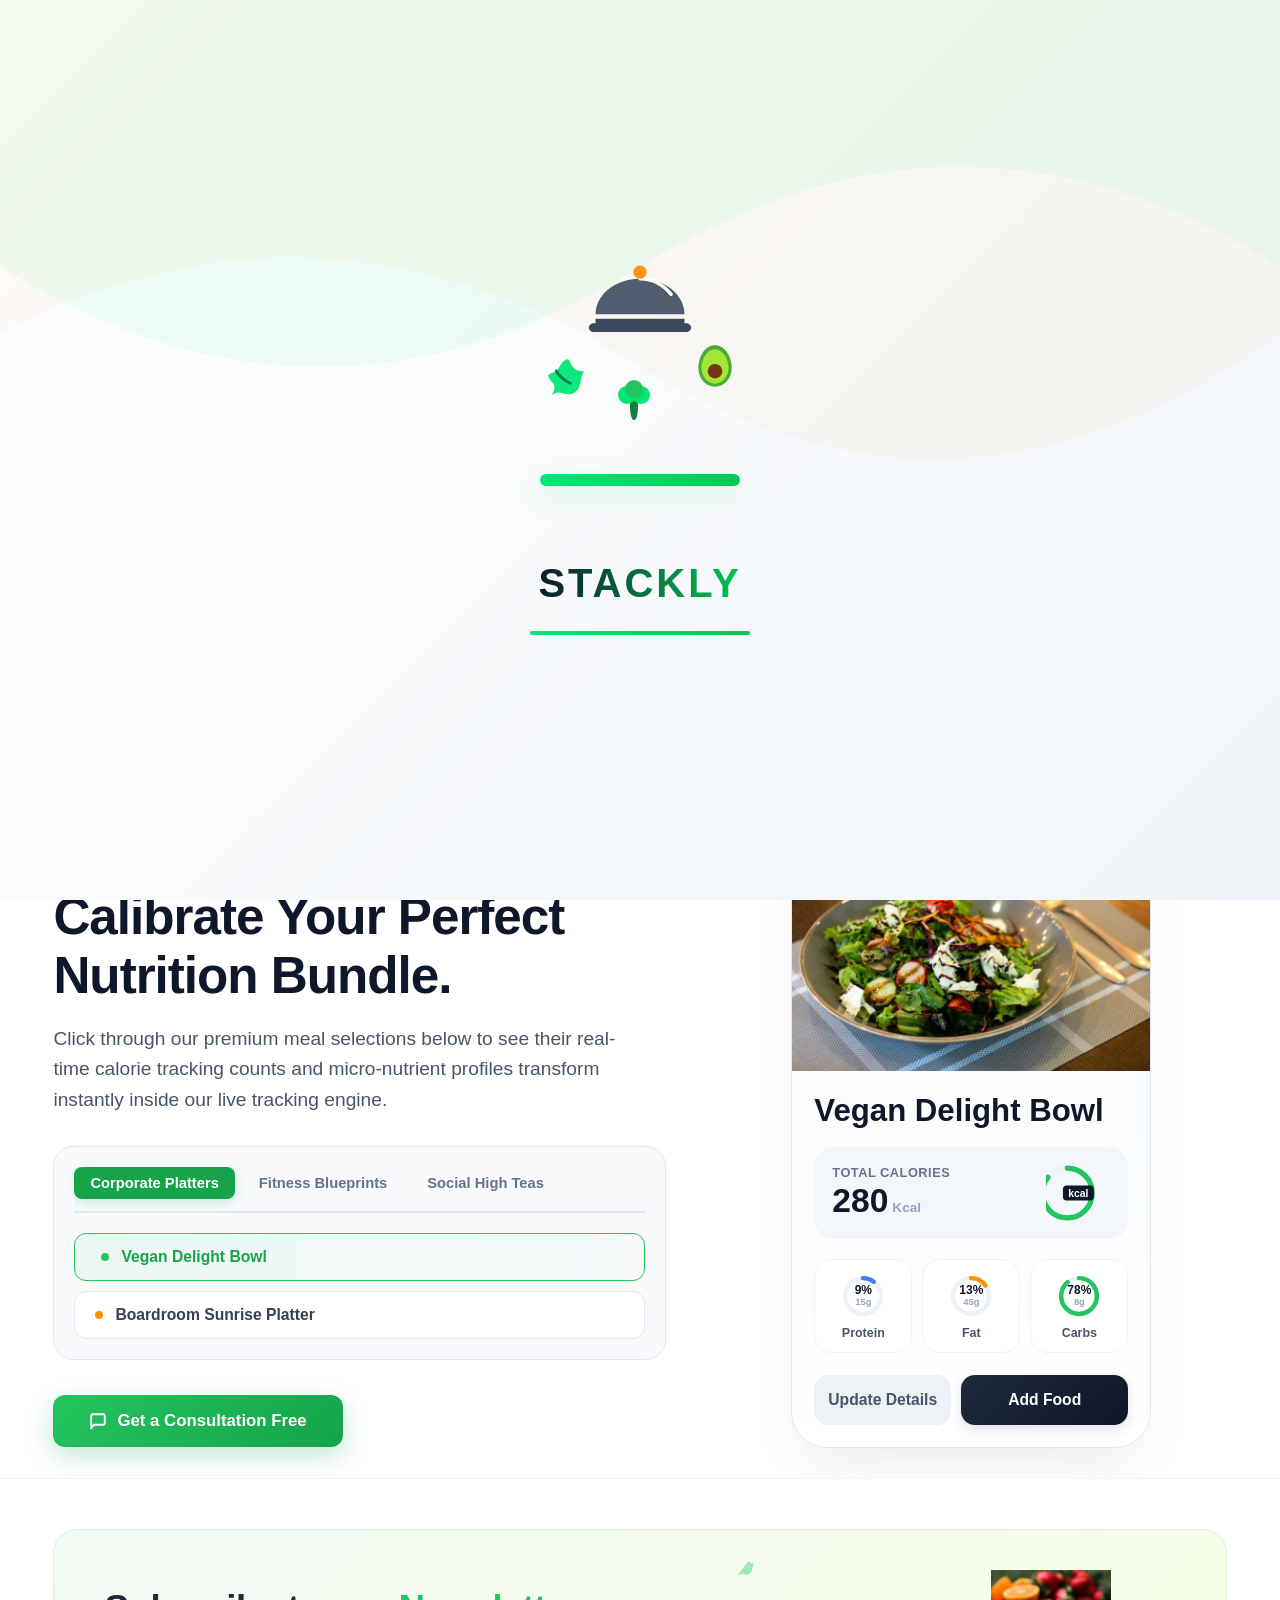
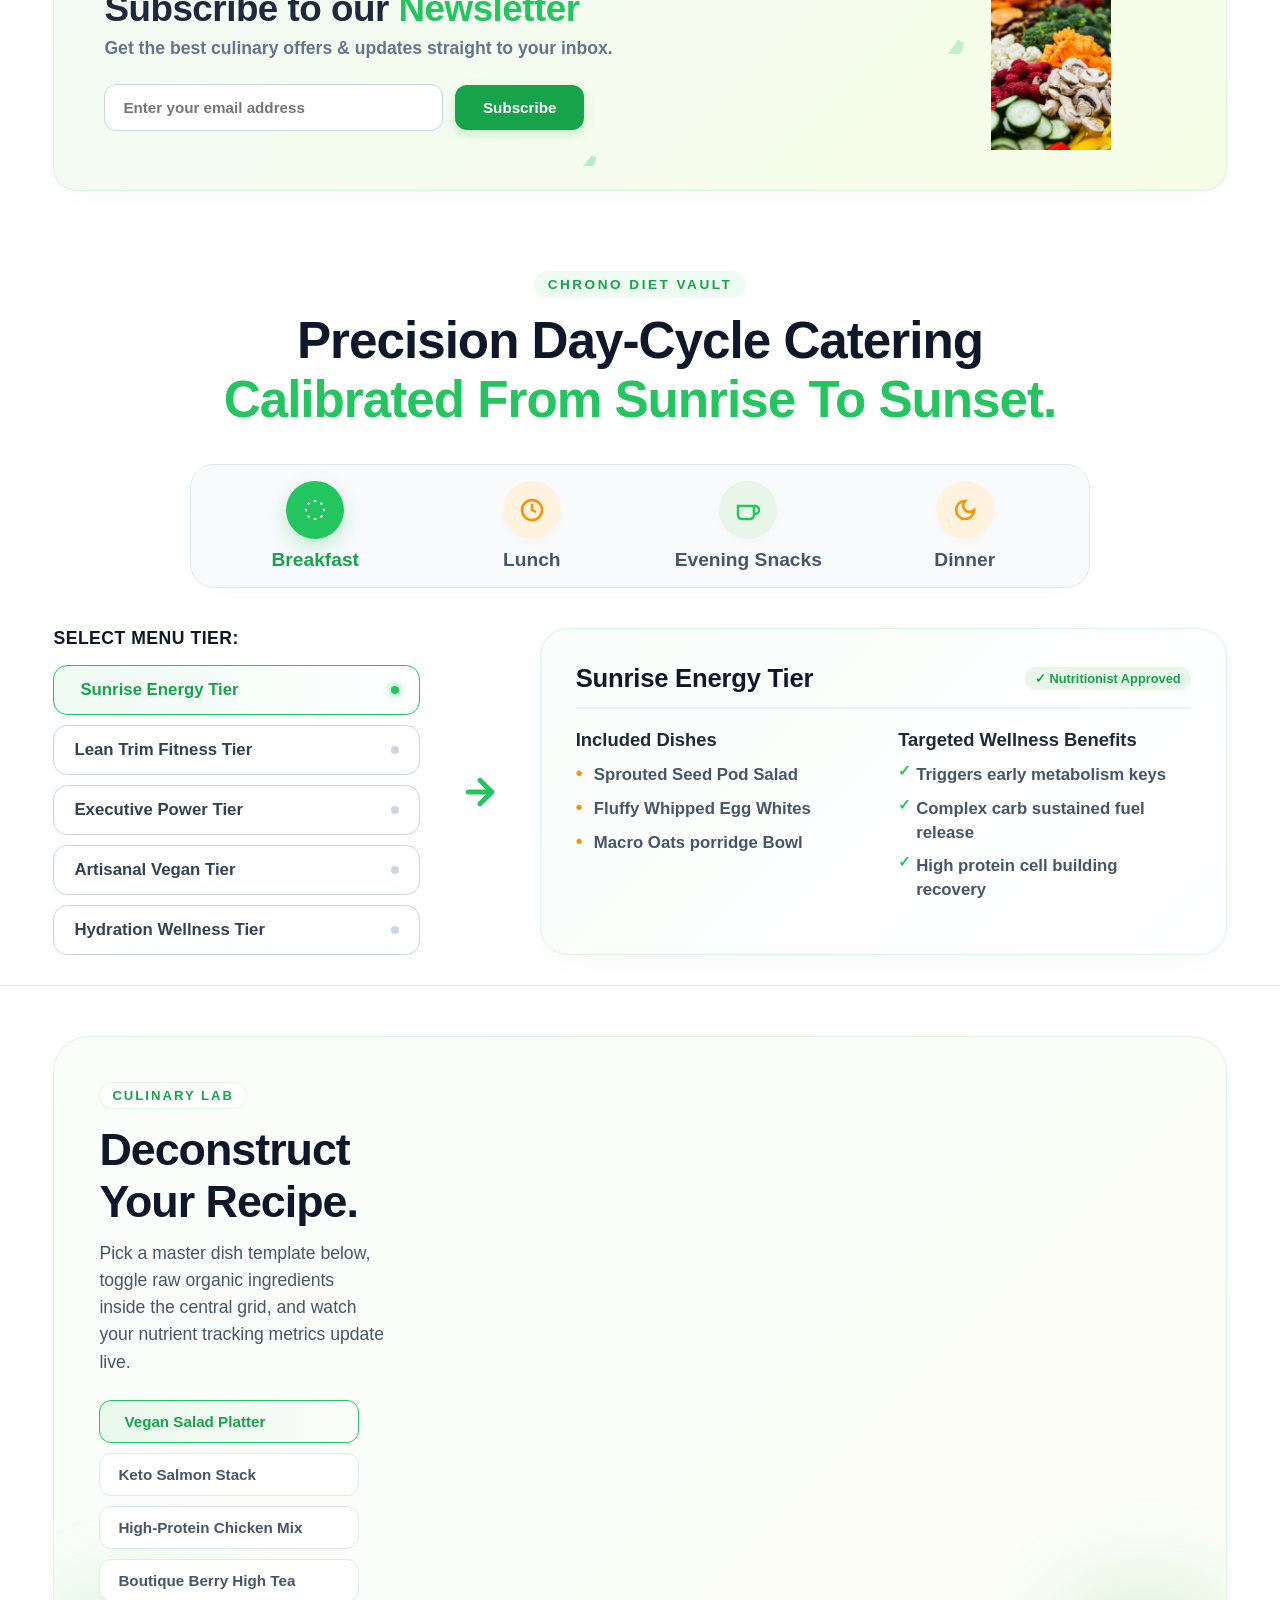
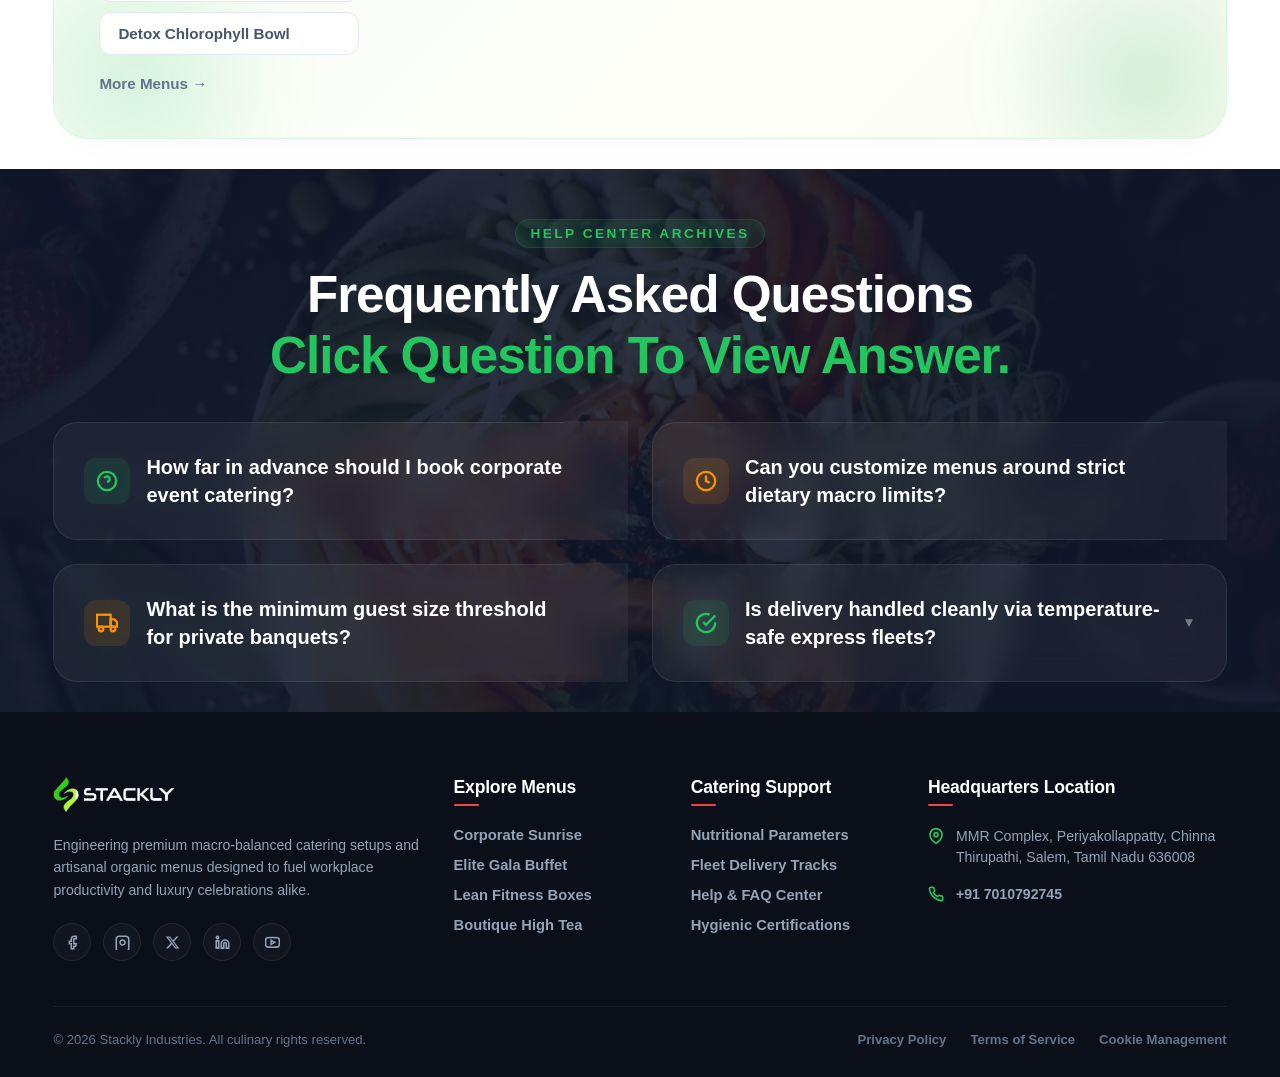
<file: mealplans.html>
<!DOCTYPE html>
<html lang="en">
<head>
  <meta charset="UTF-8">
  <meta name="viewport" content="width=device-width, initial-scale=1.0">
  <title>Stackly - Healthy Catering Food Services</title>
  <link rel="stylesheet" href="style.css">
</head>
<body>

  
  <div id="preloader">
    <svg class="bg-vectors" xmlns="http://w3.org" viewBox="0 0 960 540" preserveAspectRatio="none">
      <path class="bg-wave" fill="rgba(0, 230, 118, 0.06)" d="M0,160 Q240,280 480,160 T960,160 L960,0 L0,0 Z"/>
      <path class="bg-wave" fill="rgba(255, 145, 0, 0.04)" d="M0,200 Q240,100 480,220 T960,200 L960,0 L0,0 Z" style="animation-delay: -3s; animation-duration: 11s;"/>
    </svg>

    <div class="preloader-art">
      <svg class="food-vector salad-leaf" width="45" height="45" viewBox="0 0 24 24" fill="none" xmlns="http://w3.org">
        <path d="M2 22C4.5 19.5 7.5 19 10 20C13 21.2 16.5 19.8 18 17C19.5 14.2 18.8 10.5 21 8C18.5 8.5 16 7.5 14.5 5.5C13 3.5 13.5 1 11 2C8.5 3 8 6.5 6 8C4 9.5 1 9 2 11.5C3 14 5.5 14.5 5 17.5C4.5 20.5 2 22 2 22Z" fill="var(--food-green)" opacity="0.95"/>
        <path d="M6 8C7.5 10.5 10 13 13.5 14.5" stroke="#047857" stroke-width="1.5" stroke-linecap="round"/>
      </svg>

      <svg class="food-vector avocado" width="50" height="50" viewBox="0 0 24 24" fill="none" xmlns="http://w3.org">
        <path d="M12 2C7.5 2 4 7 4 13C4 18 7.5 22 12 22C16.5 22 20 18 20 13C20 7 16.5 2 12 2Z" fill="#4ea93b"/>
        <path d="M12 4C8.5 4 5.5 8.5 5.5 13C5.5 17 8.5 20.5 12 20.5C15.5 20.5 18.5 17 18.5 13C18.5 8.5 15.5 4 12 4Z" fill="#a3e635"/>
        <circle cx="12" cy="14.5" r="3.5" fill="#78350f"/>
      </svg>

      <svg class="food-vector broccoli" width="48" height="48" viewBox="0 0 24 24" fill="none" xmlns="http://w3.org">
        <path d="M10 15C10 12.5 11 11 12 11C13 11 14 12.5 14 15C14 18 13.5 22 12 22C10.5 22 10 18 10 15Z" fill="#15803d"/>
        <circle cx="8.5" cy="9.5" r="4.5" fill="var(--food-green)"/>
        <circle cx="15.5" cy="9.5" r="4.5" fill="var(--food-green)"/>
        <circle cx="12" cy="6.5" r="4.5" fill="#22c55e"/>
      </svg>

      <div class="cloche-container">
        <svg width="110" height="80" viewBox="0 0 24 18" fill="none" xmlns="http://w3.org">
          <path d="M12 4C6.5 4 2 7.5 2 12H22C22 7.5 17.5 4 12 4Z" fill="#475569"/>
          <path d="M12 4C14.8 4 17.3 5.4 19 7.5" stroke="#ffffff" stroke-width="0.75" stroke-linecap="round"/>
          <circle cx="12" cy="2.5" r="1.5" fill="var(--food-orange)"/>
          <path d="M2 13H22V14H22.5C23 14 23.5 14.5 23.5 15C23.5 15.5 23 16 22.5 16H1.5C1 16 0.5 15.5 0.5 15C0.5 14.5 1 14 1.5 14H2V13Z" fill="#334155"/>
        </svg>
      </div>

      <div class="platter"></div>
    </div>

    <div class="brand-title">Stackly</div>

    <div class="progress-wrapper">
      <div class="progress-bar"></div>
    </div>
  </div>

  <!-- Header -->
  <header class="main-header">
    <div class="header-container">
      
      <div class="logo-wrapper" onclick="refreshPage()">
        <img src="./Assests/healthy catering logo.webp" alt="Stackly Logo" class="brand-logo">
       
      </div>

      <nav class="desktop-nav">
        <a href="index.html" class="nav-item ">Home</a>
        <a href="ourmenus.html" class="nav-item">Our Menu</a>
        <a href="mealplans.html" class="nav-item active">Meal Plans</a>
        <a href="catering.html" class="nav-item">Catering</a>
        <a href="about.html" class="nav-item">About Us</a>
        <a href="contact.html" class="nav-item">Contact Us</a>
      </nav>

      <div class="utility-actions">
        <a href="404.html" class="icon-btn" title="Wishlist">
          <svg width="22" height="22" viewBox="0 0 24 24" fill="none" stroke="currentColor" stroke-width="2" stroke-linecap="round" stroke-linejoin="round"><path d="M19 14c1.49-1.46 3-3.21 3-5.5A5.5 5.5 0 0 0 16.5 3c-1.76 0-3 .5-4.5 2-1.5-1.5-2.74-2-4.5-2A5.5 5.5 0 0 0 2 8.5c0 2.3 1.5 4.05 3 5.5l7 7Z"/></svg>
        </a>
        <a href="404.html" class="icon-btn" title="Shopping Cart">
          <svg width="22" height="22" viewBox="0 0 24 24" fill="none" stroke="currentColor" stroke-width="2" stroke-linecap="round" stroke-linejoin="round"><circle cx="8" cy="21" r="1"/><circle cx="19" cy="21" r="1"/><path d="M2.05 2.05h2l2.66 12.42a2 2 0 0 0 2 1.58h9.78a2 2 0 0 0 1.95-1.57l1.65-7.43H5.12"/></svg>
          <span class="cart-badge">0</span>
        </a>
       <button class="auth-btn" onclick="window.location.href='login.html';" title="Login">
  <svg width="18" height="18" viewBox="0 0 24 24" fill="none" stroke="currentColor" stroke-width="2.5" stroke-linecap="round" stroke-linejoin="round">
    <path d="M19 21v-2a4 4 0 0 0-4-4H9a4 4 0 0 0-4 4v2"/>
    <circle cx="12" cy="7" r="4"/>
  </svg>
</button>

      </div>

      <div class="hamburger-menu" id="hamburger-toggle">
        <span></span>
        <span></span>
        <span></span>
      </div>

    </div>
  </header>

  <div class="mobile-menu-overlay" id="mobile-overlay">
    <div class="mobile-menu-card">
      <nav class="mobile-nav-links">
        <a href="index.html" class="mobile-nav-item ">Home</a>
        <a href="ourmenus.html" class="mobile-nav-item">Our Menu</a>
        <a href="mealplans.html" class="mobile-nav-item active">Meal Plans</a>
        <a href="catering.html" class="mobile-nav-item">Catering</a>
        <a href="about.html" class="mobile-nav-item">About Us</a>
        <a href="contact.html" class="mobile-nav-item">Contact Us</a>
      </nav>
      <div class="mobile-utilities">
        <a href="404.html" class="mobile-util-link">
          <svg width="20" height="20" viewBox="0 0 24 24" fill="none" stroke="currentColor" stroke-width="2"><path d="M19 14c1.49-1.46 3-3.21 3-5.5A5.5 5.5 0 0 0 16.5 3c-1.76 0-3 .5-4.5 2-1.5-1.5-2.74-2-4.5-2A5.5 5.5 0 0 0 2 8.5c0 2.3 1.5 4.05 3 5.5l7 7Z"/></svg>
          Wishlist
        </a>
        <a href="404.html" class="mobile-util-link">
          <svg width="20" height="20" viewBox="0 0 24 24" fill="none" stroke="currentColor" stroke-width="2"><circle cx="8" cy="21" r="1"/><circle cx="19" cy="21" r="1"/><path d="M2.05 2.05h2l2.66 12.42a2 2 0 0 0 2 1.58h9.78a2 2 0 0 0 1.95-1.57l1.65-7.43H5.12"/></svg>
          Cart Container
        </a>
        <button 
    type="button" 
    class="mobile-auth-btn"
    onclick="window.location.href='login.html';"
>
    Sign In / Register
</button>
      </div>
    </div>
  </div>



  <script>
    let audioContext = null;
    let soundFired = false;

    function initAndPlaySound() {
      if (soundFired) return;
      try {
        const AudioCtx = window.AudioContext || window.webkitAudioContext;
        if (!AudioCtx) return;
        if (!audioContext) audioContext = new AudioCtx();
        if (audioContext.state === 'suspended') audioContext.resume();

        const osc = audioContext.createOscillator();
        const gainNode = audioContext.createGain();
        osc.connect(gainNode);
        gainNode.connect(audioContext.destination);
        osc.type = 'sine';
        osc.frequency.setValueAtTime(1450, audioContext.currentTime); 
        gainNode.gain.setValueAtTime(0.3, audioContext.currentTime);
        gainNode.gain.exponentialRampToValueAtTime(0.0001, audioContext.currentTime + 1.5);
        osc.start();
        osc.stop(audioContext.currentTime + 1.5);
        
        soundFired = true;
        cleanListeners();
      } catch (e) {}
    }

    function cleanListeners() {
      window.removeEventListener('mousemove', initAndPlaySound);
      window.removeEventListener('touchstart', initAndPlaySound);
      window.removeEventListener('click', initAndPlaySound);
    }

    window.addEventListener('mousemove', initAndPlaySound);
    window.addEventListener('touchstart', initAndPlaySound);
    window.addEventListener('click', initAndPlaySound);

    function refreshPage() {
      window.location.reload(true);
    }

    window.addEventListener('DOMContentLoaded', () => {
      const navItems = document.querySelectorAll('.nav-item, .mobile-nav-item');
      navItems.forEach(item => {
        item.addEventListener('click', function() {
          navItems.forEach(i => i.classList.remove('active'));
          this.classList.add('active');
        });
      });

      const burger = document.getElementById('hamburger-toggle');
      const mobileOverlay = document.getElementById('mobile-overlay');
      
      burger.addEventListener('click', () => {
        burger.classList.toggle('open');
        mobileOverlay.classList.toggle('visible');
      });

      setTimeout(() => {
        const preloader = document.getElementById('preloader');
        const mainApp = document.getElementById('main-app');

        preloader.style.opacity = '0';
        preloader.style.transform = 'scale(1.05)';
        
        setTimeout(() => {
          preloader.style.display = 'none';
          mainApp.style.opacity = '1';
          mainApp.style.transform = 'scale(1)';
          cleanListeners();
        }, 500);

      }, 2000);
    });
  </script>

  <!-- ==========================================================================
     CARD-TYPE BENTO MEAL PLANS HERO SECT (index.html)
     ========================================================================== -->
<section class="meal-hero-section">
  
  <!-- BACKDROP CANVAS: CONTINUOUS DRIFTING VEGGIE ACCENTS -->
  <div class="meal-hero-backdrop-canvas">
    <div class="meal-blur-orb glow-green"></div>
    <div class="meal-blur-orb glow-orange"></div>
    <svg class="meal-vector mv-1" width="38" height="38" viewBox="0 0 24 24" fill="none" stroke="#ff9100" stroke-width="2" opacity="0.12"><path d="M2 22l10-10M12 12l5-5M15 3h2v2M19 5h2v2M17 10h2v2"/></svg>
    <svg class="meal-vector mv-2" width="34" height="34" viewBox="0 0 24 24" fill="none" xmlns="http://w3.org" opacity="0.12"><path d="M2 22C4.5 19.5 7.5 19 10 20C13 21.2 16.5 19.8 18 17C19.5 14.2 18.8 10.5 21 8C18.5 8.5 16 7.5 14.5 5.5Z" fill="#22c55e"/></svg>
    <svg class="meal-vector mv-3" width="40" height="40" viewBox="0 0 24 24" fill="none" stroke="#22c55e" stroke-width="1.8" opacity="0.1"><circle cx="8.5" cy="9.5" r="5"/><circle cx="15.5" cy="9.5" r="5"/><circle cx="12" cy="6.5" r="5"/><path d="M10 15c0-2.5 1-4 2-4s2 1.5 2 4c0 3-.5 7-2 7s-2-4-2-4z"/></svg>
  </div>

  <div class="meal-hero-master-container" id="meal-hero-trigger">
    
    <!-- MASTER CARD-TYPE BENTO PLATFORM DECK -->
    <div class="meal-hero-bento-card">
      
      <!-- LEFT SIDE: IMMERSIVE LARGE CIRCLE IMAGE DISPLAY VIEWPORT -->
      <div class="meal-hero-media-left">
        <div class="chef-workspace-universe">
          <div class="workspace-glass-backdrop"></div>
          
          <div class="meal-hero-circle-mask">
            <div class="chef-live-shimmer"></div>
            
            <!-- FIXED SATELLITE CHIPS: Absolute positioned over the circle image -->
            <div class="draw-floating-list-slat pad-left-slat">
              <span class="slat-check">✓</span>
              <div class="slat-text"><h5>Mon-Wed Stacks</h5><p>Keto Calibrated</p></div>
            </div>

            <div class="draw-floating-list-slat pad-right-slat">
              <span class="slat-check theme-orange-chk">✓</span>
              <div class="slat-text"><h5>Thu-Sun Stacks</h5><p>Lean Fat Shred</p></div>
            </div>

            <img class="meal-hero-native-asset" src="./Assests/hero%20section%20img%203.webp" alt="Fitness Nutrition Planning Workspace">
          </div>
        </div>
      </div>

      <!-- RIGHT SIDE: HIGH-VISIBILITY TYPOGRAPHY CONTENT AND FLOATING CTA BUTTONS -->
      <div class="meal-hero-content-right">
        <span class="meal-hero-badge">NUTRITIONAL VAULT</span>
        <h1 class="meal-hero-main-title" id="typewriter-meal-title"></h1>
        <p class="meal-hero-subtext">Calorie-calibrated, macro-balanced eating plans prepped fresh by certified fitness culinary experts.</p>
        
        <!-- FLOATING CTA BUTTON BUNDLE -->
        <div class="meal-hero-cta-group">
          <a href="404.html" class="btn-meal-hero-primary">
            <svg width="18" height="18" viewBox="0 0 24 24" fill="none" stroke="currentColor" stroke-width="2.5"><rect x="3" y="4" width="18" height="15" rx="2" ry="2"/><line x1="16" y1="2" x2="16" y2="6"/><line x1="8" y1="2" x2="8" y2="6"/><line x1="3" y1="10" x2="21" y2="10"/></svg>
            Explore Meal Plans
          </a>
          <a href="404.html" class="btn-meal-hero-secondary">
            Custom Macro Guide
          </a>
        </div>
      </div>

    </div>

  </div>
</section>

<style>
    /* ==========================================================================
   CARD-TYPE BENTO MEAL PLANS HERO ARCHITECTURE (style.css)
   ========================================================================== */
.meal-hero-section {
  position: relative;
  width: 100%;
  background-color: #ffffff;
  padding-top: 130px;
  padding-bottom: 30px;
  overflow: hidden;
  z-index: 2;
  border-bottom: 1px solid #f1f5f9;
}

.meal-hero-backdrop-canvas { position: absolute; top: 0; left: 0; width: 100%; height: 100%; pointer-events: none; z-index: 1; }
.meal-blur-orb { position: absolute; width: 350px; height: 350px; border-radius: 50%; filter: blur(80px); opacity: 0.12; }
.glow-green  { top: -5%; left: 10%; background-color: #22c55e; }
.glow-orange { bottom: -10%; right: 10%; background-color: #ff9100; }

.meal-vector { position: absolute; }
.mv-1 { top: 15%; left: 12%; animation: vectorDriftTrack 6s ease-in-out infinite alternate; }
.mv-2 { bottom: 25%; left: 8%; animation: vectorDriftTrack 5s ease-in-out infinite alternate-reverse; }
.mv-3 { top: 18%; right: 15%; animation: vectorDriftTrack 7s ease-in-out infinite alternate 0.2s; }
.mv-4 { bottom: 15%; right: 10%; animation: vectorDriftTrack 5.5s ease-in-out infinite alternate-reverse 0.4s; }

@keyframes vectorDriftTrack {
  0% { transform: translateY(0) rotate(0deg) scale(0.95); }
  100% { transform: translateY(-16px) rotate(15deg) scale(1.05); }
}

.meal-hero-master-container {
  width: 94%;
  max-width: 1300px;
  margin: 0 auto;
  padding: 0 15px;
  position: relative;
  z-index: 3;
}

/* MASTER CARD-TYPE CONTAINER DECK PROFILE */
.meal-hero-bento-card {
  display: flex;
  justify-content: space-between;
  align-items: center;
  gap: 50px;
  width: 100%;
  background: linear-gradient(135deg, rgba(244, 251, 246, 0.6) 0%, rgba(250, 253, 235, 0.6) 100%);
  border: 1px solid rgba(34, 197, 94, 0.12);
  border-radius: 36px;
  padding: 40px;
  box-shadow: 0 20px 45px -25px rgba(15, 23, 42, 0.04);
}

/* ==========================================================================
   LEFT COLUMN: IMMERSIVE LARGE PERFECT CIRCLE MEDIA VIEWPORT
   ========================================================================== */
.meal-hero-media-left {
  flex: 0.9;
  display: flex;
  justify-content: center;
  align-items: center;
}

.chef-workspace-universe {
  position: relative;
  width: 380px;
  height: 380px;
  display: flex;
  justify-content: center;
  align-items: center;
}

.workspace-glass-backdrop {
  position: absolute;
  width: 340px;
  height: 340px;
  background: radial-gradient(circle, rgba(34,197,94,0.18) 0%, rgba(34,197,94,0) 70%);
  border-radius: 50%;
  z-index: 1;
  pointer-events: none;
}

/* LARGE PERFECT CIRCLE: Secure masking frame matching image request specifications */
.meal-hero-circle-mask {
  position: relative;
  width: 330px; 
  height: 330px;
  background: #ffffff;
  border: 6px solid #ffffff; 
  border-radius: 50% !important; /* Forces layout completely into a clean circular oval */
  box-shadow: 0 25px 50px -15px rgba(15, 23, 42, 0.12);
  overflow: visible; /* Allows relative satellite overlay chips to bleed out cleanly over borders */
  z-index: 3;
  animation: primaryWorkspaceFloat 4.5s ease-in-out infinite alternate;
  transition: box-shadow 0.35s ease, border-color 0.35s;
}

.meal-hero-circle-mask:hover {
  box-shadow: 0 30px 65px -10px rgba(34, 197, 94, 0.25);
}

@keyframes primaryWorkspaceFloat {
  0% { transform: translateY(0px) rotate(0deg); }
  100% { transform: translateY(-12px) rotate(1deg); }
}

.chef-live-shimmer {
  position: absolute;
  top: -50%; left: -50%; width: 200%; height: 200%;
  background: linear-gradient(45deg, transparent 45%, rgba(255,255,255,0.4) 50%, transparent 55%);
  transform: rotate(35deg);
  transition: transform 0.6s ease;
  pointer-events: none;
  z-index: 5;
  border-radius: 50%;
}
.meal-hero-circle-mask:hover .chef-live-shimmer { transform: translate(50%, 50%) rotate(35deg); }

.meal-hero-native-asset {
  width: 100% !important;
  height: 100% !important;
  object-fit: cover !important; 
  border-radius: 50%;
}

/* ABSOLUTE FIXED OVERLAY SATELLITE BLOCKS */
.draw-floating-list-slat {
  position: absolute;
  background: rgba(255, 255, 255, 0.96);
  backdrop-filter: blur(10px);
  -webkit-backdrop-filter: blur(10px);
  border: 1px solid rgba(226, 232, 240, 0.9);
  padding: 8px 14px;
  border-radius: 12px;
  display: flex;
  align-items: center;
  gap: 10px;
  box-shadow: 0 8px 22px rgba(15, 23, 42, 0.08);
  z-index: 10;
}
.pad-left-slat  { top: 15%; left: -45px; animation: visualComponentFloat 4s ease-in-out infinite alternate; }
.pad-right-slat { bottom: 18%; right: -45px; animation: visualComponentFloat 4.2s ease-in-out infinite alternate-reverse 0.3s; }

@keyframes visualComponentFloat { 0% { transform: translateY(0px); } 100% { transform: translateY(-6px); } }

.slat-check { font-size: 0.78rem; font-weight: 900; background: #e8f5e9; color: #22c55e; width: 18px; height: 18px; border-radius: 50%; display: flex; justify-content: center; align-items: center; }
.theme-orange-chk { background: #fff3e0; color: #ff9100; }
.slat-text h5 { font-size: 0.8rem; font-weight: 800; color: #0f172a; margin: 0; text-align: left; }
.slat-text p { font-size: 0.68rem; color: #64748b; margin: 0; font-weight: 600; text-align: left; }

/* ==========================================================================
   RIGHT COLUMN: HIGH-VISIBILITY CONTENT TYPOGRAPHY & FLOATING BUTTONS
   ========================================================================== */
.meal-hero-content-right {
  flex: 1.1;
  display: flex;
  flex-direction: column;
  align-items: flex-start;
  text-align: left;
}

.meal-hero-badge { font-size: 0.85rem; font-weight: 800; letter-spacing: 2px; color: #16a34a; background: #ffffff; border: 1px solid rgba(34, 197, 94, 0.12); padding: 5px 12px; border-radius: 50px; margin-bottom: 15px; }

.meal-hero-main-title {
  font-size: 3rem; 
  font-weight: 900;
  color: #0f172a;
  line-height: 1.15;
  letter-spacing: -1px;
  margin-bottom: 14px;
  min-height: 70px; 
}
.meal-hero-main-title::after { content: '|'; color: #22c55e; animation: cursorTick 0.75s step-end infinite; font-weight: 400; }
@keyframes cursorTick { from, to { opacity: 0 } 50% { opacity: 1 } }

.meal-hero-subtext { font-size: 1.2rem; color: #475569; line-height: 1.6; margin-bottom: 25px; }

/* DYNAMIC FLOATING ACTION CALLS BUNDLE */
.meal-hero-cta-group {
  display: flex;
  align-items: center;
  gap: 14px;
  width: 100%;
}

.btn-meal-hero-primary {
  text-decoration: none;
  background: linear-gradient(135deg, #22c55e 0%, #16a34a 100%);
  color: #ffffff;
  padding: 14px 32px;
  font-weight: 700;
  font-size: 0.98rem;
  border-radius: 12px;
  display: inline-flex;
  align-items: center;
  gap: 10px;
  box-shadow: 0 8px 20px rgba(22, 163, 74, 0.22);
  animation: visualComponentFloat 3.5s ease-in-out infinite alternate;
  transition: box-shadow 0.25s, transform 0.2s;
}
.btn-meal-hero-primary:hover { box-shadow: 0 12px 28px rgba(22, 163, 74, 0.4); animation-play-state: paused; transform: translateY(-2px); }

.btn-meal-hero-secondary {
  text-decoration: none;
  background: #ffffff;
  color: #475569;
  border: 1px solid #e2e8f0;
  padding: 14px 32px;
  font-weight: 700;
  font-size: 0.98rem;
  border-radius: 12px;
  display: inline-flex;
  align-items: center;
  box-shadow: 0 4px 12px rgba(0, 0, 0, 0.02);
  animation: visualComponentFloat 3.5s ease-in-out infinite alternate-reverse 0.4s;
  transition: background 0.25s, color 0.25s, border-color 0.25s, transform 0.2s;
}
.btn-meal-hero-secondary:hover { color: #16a34a; border-color: rgba(34,197,94,0.3); background: #f0fdf4; animation-play-state: paused; transform: translateY(-2px); }

/* ==========================================================================
   FLUID STRUCTURAL RESPONSIVE ADAPTATIONS
   ========================================================================== */
@media (max-width: 1024px) {
  .meal-hero-bento-card { padding: 30px; gap: 35px; }
  .meal-hero-main-title { font-size: 2.4rem; }
  .chef-workspace-universe { width: 300px; height: 300px; }
  .meal-hero-circle-mask { width: 260px; height: 260px; }
  .draw-floating-list-slat { transform: scale(0.8); }
  .pad-left-slat { left: -35px; } .pad-right-slat { right: -35px; }
}

@media (max-width: 910px) {
  /* Safely converts bento card into a stacked column profile layout on tablets and phones */
  .meal-hero-bento-card { flex-direction: column; text-align: center; padding: 40px 24px; }
  .meal-hero-content-right { align-items: center; text-align: center; }
  .meal-hero-main-title { min-height: auto; }
  .meal-hero-cta-group { flex-direction: column; width: 100%; gap: 12px; }
  .btn-meal-hero-primary, .btn-meal-hero-secondary { width: 100%; justify-content: center; }
  .pad-left-slat { left: -15px; } .pad-right-slat { right: -15px; }
}

@media (max-width: 480px) {
  .meal-hero-section { padding-top: 40px; padding-bottom: 25px; }
  .meal-hero-bento-card { padding: 30px 16px; border-radius: 24px; }
  .meal-hero-main-title { font-size: 1.8rem; }
  .chef-workspace-universe { width: 240px; height: 240px; }
  .meal-hero-circle-mask { width: 220px; height: 220px; }
  .draw-floating-list-slat { display: none !important; } /* Tucks satellite chips on mobile phone screens to ensure absolute cleanliness */
}

</style>

<script>
    // ==========================================================================
// SCROLL-DRIVEN INTERACTIVE MEAL PLANS TYPEWRITER ENGINE (script.js)
// ==========================================================================
function initMealHeroTypewriterEngine() {
  const targetHeadlineString = "Our Nutritional Meal Plans";
  const typewriterTargetNode = document.getElementById('typewriter-meal-title');
  const scrollTriggerParentBox = document.getElementById('meal-hero-trigger');

  if (!scrollTriggerParentBox || !typewriterTargetNode) return;

  let isTypingLoopFired = false;

  function runLetterByLetterTyping(text, targetNode, delaySpeed = 50) {
    let characterPointerIndex = 0;
    targetNode.textContent = ""; 
    
    function appendNextLetter() {
      if (characterPointerIndex < text.length) {
        targetNode.textContent += text.charAt(characterPointerIndex);
        characterPointerIndex++;
        setTimeout(appendNextLetter, delaySpeed);
      }
    }
    appendNextLetter();
  }

  const mealPlansHeroObserver = new IntersectionObserver((entries) => {
    entries.forEach((entry) => {
      if (entry.isIntersecting && !isTypingLoopFired) {
        isTypingLoopFired = true;
        runLetterByLetterTyping(targetHeadlineString, typewriterTargetNode, 60);
        mealPlansHeroObserver.unobserve(scrollTriggerParentBox);
      }
    });
  }, {
    threshold: 0.12 
  });

  mealPlansHeroObserver.observe(scrollTriggerParentBox);
}

window.addEventListener('DOMContentLoaded', () => {
  initMealHeroTypewriterEngine();
});

</script>

<!-- ==========================================================================
     HEALTHY CATERING VALUE PILLARS ROW MODULE (index.html)
     ========================================================================== -->
<section class="brand-pillars-section">
  <div class="pillars-master-container" id="pillars-scroll-trigger">
    <div class="pillars-row-rail">
      
      <!-- PILLAR 1: Calorie Calibrated Stacks -->
      <div class="pillar-fluid-chip pillar-reveal-node">
        <div class="pillar-icon-shield background-mint">
          <!-- Premium Vector: Nutritional Balance Scale Weight -->
          <svg width="22" height="22" viewBox="0 0 24 24" fill="none" stroke="currentColor" stroke-width="2.5" stroke-linecap="round" stroke-linejoin="round"><circle cx="12" cy="12" r="10"/><path d="M12 2v2M12 20v2M4.93 4.93l1.41 1.41M17.66 17.66l1.41 1.41M2 12h2M20 12h2M6.34 17.66l-1.41 1.41M19.07 4.93l-1.41 1.41"/></svg>
        </div>
        <div class="pillar-text-group">
          <h3>Calorie Calibrated</h3>
          <p>Precise macro matrices</p>
        </div>
      </div>

      <!-- PILLAR 2: Certified Top Chefs Kitchens -->
      <div class="pillar-fluid-chip pillar-reveal-node">
        <div class="pillar-icon-shield background-orange">
          <!-- Premium Vector: Certified Star Seal Badge -->
          <svg width="22" height="22" viewBox="0 0 24 24" fill="none" stroke="currentColor" stroke-width="2.5" stroke-linecap="round" stroke-linejoin="round"><polygon points="12 2 15.09 8.26 22 9.27 17 14.14 18.18 21.02 12 17.77 5.82 21.02 7 14.14 2 9.27 8.91 8.26 12 2"/></svg>
        </div>
        <div class="pillar-text-group">
          <h3>Hygienic Certified</h3>
          <p>Rigorous farm safety loops</p>
        </div>
      </div>

      <!-- PILLAR 3: Express Thermal Containment Fleets -->
      <div class="pillar-fluid-chip pillar-reveal-node">
        <div class="pillar-icon-shield background-mint">
          <!-- Premium Vector: Express Delivery Flash Clock -->
          <svg width="22" height="22" viewBox="0 0 24 24" fill="none" stroke="currentColor" stroke-width="2.5" stroke-linecap="round" stroke-linejoin="round"><path d="M12 22c5.523 0 10-4.477 10-10S17.523 2 12 2 2 6.477 2 12s4.477 10 10 10z"/><path d="M12 6v6l4 2"/></svg>
        </div>
        <div class="pillar-text-group">
          <h3>Temperature Safe</h3>
          <p>Insured hot thermal fleet</p>
        </div>
      </div>

      <!-- PILLAR 4: Organic Local Harvest Loops -->
      <div class="pillar-fluid-chip pillar-reveal-node">
        <div class="pillar-icon-shield background-orange">
          <!-- Premium Vector: Healthy Organic Seedling Leaf Sprout -->
          <svg width="22" height="22" viewBox="0 0 24 24" fill="none" stroke="currentColor" stroke-width="2.5" stroke-linecap="round" stroke-linejoin="round"><path d="M2 22C4.5 19.5 7.5 19 10 20C13 21.2 16.5 19.8 18 17C19.5 14.2 18.8 10.5 21 8C18.5 8.5 16 7.5 14.5 5.5Z"/></svg>
        </div>
        <div class="pillar-text-group">
          <h3>100% Organic Fresh</h3>
          <p>Picked fresh everyday daily</p>
        </div>
      </div>

    </div>
  </div>
</section>

<style>
    /* ==========================================================================
   COMPACT VALUE PILLARS COMPONENT ARCHITECTURE (COMPRESSED PADDINGS SPECS)
   ========================================================================== */
.brand-pillars-section {
  position: relative;
  width: 100%;
  background-color: #ffffff;
  
  /* FIXED COMPACT GAPS: Strict padding metrics layer blocks (50px Top, 30px Bottom) */
  padding-top: 50px;
  padding-bottom: 30px;
  
  overflow: hidden;
  z-index: 2;
  border-bottom: 1px solid #f1f5f9;
}

.pillars-master-container {
  width: 94%;
  max-width: 1300px;
  margin: 0 auto;
  padding: 0 15px;
}

.pillars-row-rail {
  display: flex;
  justify-content: space-between;
  align-items: center;
  width: 100%;
  gap: 20px;
}

/* ==========================================================================
   INTERACTIVE CONTINUOUS OSCILLATING FLOATING CHIPS LAYER
   ========================================================================== */
.pillar-fluid-chip {
  display: flex;
  align-items: center;
  gap: 16px;
  flex: 1;
  padding: 10px;
  border-radius: 16px;
  background: transparent;
  transition: transform 0.3s ease, background-color 0.3s;
  
  /* Initial hidden values for the staggered scroll entrance observer */
  opacity: 0;
  transform: translateY(24px);
  will-change: transform, opacity;

  /* Continuous horizontal wave floating oscillation timeline drivers */
  animation: internalPillarFloat 4s ease-in-out infinite alternate;
}

/* Staggered time offsets prevent layout rows from floating rigidly together */
.pillar-fluid-chip:nth-child(1) { animation-delay: 0s; }
.pillar-fluid-chip:nth-child(2) { animation-delay: 0.25s; }
.pillar-fluid-chip:nth-child(3) { animation-delay: 0.5s; }
.pillar-fluid-chip:nth-child(4) { animation-delay: 0.75s; }

@keyframes internalPillarFloat {
  0% { transform: translateY(0px); }
  100% { transform: translateY(-6px); } /* Gentle continuous micro-flight lift */
}

/* UX Override: Smoothly freezes floating oscillation when a user hovers a card */
.pillar-fluid-chip:hover {
  animation-play-state: paused !important;
  background-color: #fafdfb; /* Soft refreshing light background fill on focus */
}

/* Circular Protection Shield Backings */
.pillar-icon-shield {
  width: 50px;
  height: 50px;
  border-radius: 50%;
  display: flex;
  justify-content: center;
  align-items: center;
  flex-shrink: 0;
  box-shadow: 0 4px 12px rgba(15, 23, 42, 0.02);
  transition: transform 0.4s cubic-bezier(0.175, 0.885, 0.32, 1.275), background 0.3s, color 0.3s;
}
.pillar-fluid-chip:hover .pillar-icon-shield {
  transform: scale(1.08) rotate(5deg);
  box-shadow: 0 8px 20px rgba(34, 197, 94, 0.15);
}

/* 2-COLOR CORE SCHEME PALETTE MATRIX */
/* Mint Green Axis Configuration */
.background-mint { background-color: #e8f5e9; color: #22c55e; }
.pillar-fluid-chip:hover .background-mint { background-color: #22c55e; color: #ffffff; }

/* Warm Sunrise Orange Axis Configuration */
.background-orange { background-color: #fff3e0; color: #ff9100; }
.pillar-fluid-chip:hover .background-orange { background-color: #ff9100; color: #ffffff; }

/* ==========================================================================
   HIGH-VISIBILITY TYPOGRAPHY SETTINGS (INCREASED TEXT SIZES FIXED)
   ========================================================================== */
.pillar-text-group {
  display: flex;
  flex-direction: column;
  align-items: flex-start;
  text-align: left;
}

.pillar-text-group h3 {
  font-size: 1.15rem; /* INCREASED font size for immediate scannability */
  font-weight: 800;
  color: #0f172a;
  margin: 0 0 3px 0;
  line-height: 1.25;
}

.pillar-text-group p {
  font-size: 0.92rem; /* INCREASED subtitle descriptions font size */
  color: #64748b;
  margin: 0;
  font-weight: 600;
  line-height: 1.35;
}

/* ==========================================================================
   SCROLL REVEAL TIMELINE CLASS INJECTED BY INTERSECTIONOBSERVER
   ========================================================================== */
.pillar-fluid-chip.pillar-revealed-active {
  opacity: 1;
  transform: translateY(0);
}

/* ==========================================================================
   FLUID STRUCTURAL RESPONSIVE ADAPTATIONS
   ========================================================================== */
@media (max-width: 1100px) {
  .pillar-text-group h3 { font-size: 1rem; }
  .pillar-text-group p { font-size: 0.85rem; }
}

@media (max-width: 950px) {
  /* Shifts the horizontal row safely into a clean 2x2 grid matrix on tablet viewports */
  .pillars-row-rail {
    display: grid;
    grid-template-columns: repeat(2, 1fr);
    gap: 24px;
    max-width: 600px;
    margin: 0 auto;
  }
  .pillar-fluid-chip { justify-content: center; }
}

@media (max-width: 540px) {
  /* Compresses matrix into a single column stack on smartphones to prevent horizontal overflow bugs */
  .pillars-row-rail { grid-template-columns: 1fr; gap: 16px; }
  .pillar-fluid-chip { justify-content: flex-start; padding-left: 20px; }
}

</style>

<script>
    // ==========================================================================
// SCROLL-DRIVEN ONE-BY-ONE VALUE PILLARS ENTRY ENGINE (script.js)
// ==========================================================================
function initBrandPillarsScrollObserver() {
  const pillarsTriggerAnchor = document.getElementById('pillars-scroll-trigger');
  if (!pillarsTriggerAnchor) return;

  const pillarCardsArray = pillarsTriggerAnchor.querySelectorAll('.pillar-reveal-node');
  if (pillarCardsArray.length === 0) return;

  let isSequenceActivated = false;
  const chronologicalStaggerInterval = 140; // 140ms step interval forces a gorgeous visual wave entrance sequence

  const pillarsObserver = new IntersectionObserver((entries) => {
    entries.forEach((entry) => {
      // Check screen horizons and guard against multiple loop thread executions
      if (entry.isIntersecting && !isSequenceActivated) {
        isSequenceActivated = true;

        // Loop through each value chip, assigning animation classes step-by-step
        pillarCardsArray.forEach((cardNode, indexPointer) => {
          setTimeout(() => {
            cardNode.classList.add('pillar-revealed-active');
          }, indexPointer * chronologicalStaggerInterval);
        });

        // Unobserve immediately post initial paint execution to free device threads
        pillarsObserver.unobserve(pillarsTriggerAnchor);
      }
    });
  }, {
    threshold: 0.1 // Fires as soon as 10% of the section area crosses window folds
  });

  pillarsObserver.observe(pillarsTriggerAnchor);
}

// Wire up global page startup completion events safely
window.addEventListener('DOMContentLoaded', () => {
  initBrandPillarsScrollObserver();
});

</script>

<!-- ==========================================================================
     EXPANDED INTERACTIVE BENTO MACRO CUSTOMIZER PANEL (index.html)
     ========================================================================== -->
<section class="macro-calibrator-section">
  <div class="calibrator-master-container" id="calibrator-scroll-trigger">
    
    <!-- LEFT SIDE: SENTENCE CASCADES & RE-ENGINEERED DROPDOWN SELECTION DECK -->
    <div class="calibrator-content-left">
      <span class="calibrator-badge-tag calibrator-node">MACRO COGNITION</span>
      <h2 class="calibrator-main-title calibrator-node">Calibrate Your Perfect Nutrition Bundle.</h2>
      <p class="calibrator-subtext calibrator-node">Click through our premium meal selections below to see their real-time calorie tracking counts and micro-nutrient profiles transform instantly inside our live tracking engine.</p>
      
      <!-- FIXED: WIDER MULTI-CATEGORY DROPDOWN DECK CONTROLLER HUB (max-width: 620px) -->
      <div class="calibrator-meal-selector-deck calibrator-node">
        
        <!-- STEP A: Category Tabs Track Slat Row -->
        <div class="selector-category-tabs-rail">
          <button class="btn-cat-tab tab-active-state" onclick="switchSelectorCategoryGroup('corporate', this)">Corporate Platters</button>
          <button class="btn-cat-tab" onclick="switchSelectorCategoryGroup('fitness', this)">Fitness Blueprints</button>
          <button class="btn-cat-tab" onclick="switchSelectorCategoryGroup('social', this)">Social High Teas</button>
        </div>

        <!-- STEP B: Categorized Dynamic Meal Button Stacks -->
        <div class="selector-dynamic-button-viewport">
          
          <!-- CORPORATE CATEGORY BUNDLE STACK -->
          <div class="meal-group-stack active-group-viewport" id="cat-group-corporate">
            <button class="btn-meal-pill active-meal-pill" onclick="mutateMacroCalibratorCard('corp_1', this)">
              <span class="pill-dot green-dot"></span> Vegan Delight Bowl
            </button>
            <button class="btn-meal-pill" onclick="mutateMacroCalibratorCard('corp_2', this)">
              <span class="pill-dot orange-dot"></span> Boardroom Sunrise Platter
            </button>
          </div>

          <!-- FITNESS CATEGORY BUNDLE STACK -->
          <div class="meal-group-stack" id="cat-group-fitness">
            <button class="btn-meal-pill" onclick="mutateMacroCalibratorCard('fit_1', this)">
              <span class="pill-dot orange-dot"></span> Keto Shred Salmon
            </button>
            <button class="btn-meal-pill" onclick="mutateMacroCalibratorCard('fit_2', this)">
              <span class="pill-dot green-dot"></span> Protein Power Platter
            </button>
          </div>

          <!-- SOCIAL CATEGORY BUNDLE STACK -->
          <div class="meal-group-stack" id="cat-group-social">
            <button class="btn-meal-pill" onclick="mutateMacroCalibratorCard('soc_1', this)">
              <span class="pill-dot green-dot"></span> Luxury Macro Pastries
            </button>
            <button class="btn-meal-pill" onclick="mutateMacroCalibratorCard('soc_2', this)">
              <span class="pill-dot orange-dot"></span> Artisanal Honey Scones
            </button>
          </div>

        </div>
      </div>

      <!-- KINETIC CONSULTATION CTA -->
      <div class="calibrator-cta-wrap calibrator-node">
        <a href="404.html" class="btn-calibrator-kinetic-glow">
          <svg width="18" height="18" viewBox="0 0 24 24" fill="none" stroke="currentColor" stroke-width="2.5"><path d="M21 15a2 2 0 0 1-2 2H7l-4 4V5a2 2 0 0 1 2-2h14a2 2 0 0 1 2 2z"/></svg>
          Get a Consultation Free
        </a>
      </div>
    </div>

    <!-- RIGHT SIDE: THEMED PHONE ACCORDION CARD WITH UPDATED NAVIGATION ROUTES -->
    <div class="calibrator-card-right">
      <div class="phone-ui-bento-card">
        
        <!-- TOP PICTURE VIEWPORT FRAME -->
        <div class="phone-ui-image-viewport">
          <div class="phone-action-pill-buttons">
            <button class="phone-circle-action" aria-label="Back"><svg width="16" height="16" viewBox="0 0 24 24" fill="none" stroke="currentColor" stroke-width="3"><polyline points="15 18 9 12 15 6"/></svg></button>
            
            <!-- FIXED: WISHLIST HEART LINK MODIFIED TO DIRECTLY ROUTE TO 404.HTML -->
            <a href="404.html" class="phone-circle-action text-decoration-none" aria-label="Add to Wishlist">
              <svg width="16" height="16" viewBox="0 0 24 24" fill="none" stroke="currentColor" stroke-width="3"><path d="M20.84 4.61a5.5 5.5 0 0 0-7.78 0L12 5.67l-1.06-1.06a5.5 5.5 0 0 0-7.78 7.78l1.06 1.06L12 21.23l7.78-7.78 1.06-1.06a5.5 5.5 0 0 0 0-7.78z"/></svg>
            </a>
          </div>
          <img id="macro-card-img" src="./Assests/salad.webp" alt="Vegan Delight Bowl" class="phone-ui-native-photo">
        </div>

        <!-- LOWER GLASSMORPHIC MACRO DATA CONTROLLERS SLAT -->
        <div class="phone-ui-data-plate">
          <h3 id="macro-card-title" class="phone-dish-title">Vegan Delight Bowl</h3>
          
          <!-- CALORIE MONITORING ROW BLOCK -->
          <div class="phone-calorie-dashboard-row">
            <div class="calorie-metric-left">
              <span>Total Calories</span>
              <div class="calorie-big-digit-row">
                <strong id="macro-card-kcal">280</strong>
                <small>Kcal</small>
              </div>
            </div>
            <div class="calorie-gauge-right">
              <svg width="64" height="64" viewBox="0 0 36 36" class="radial-gauge-engine">
                <circle class="radial-base-track" cx="18" cy="12" r="14" fill="none" stroke="#edf2f7" stroke-width="3"/>
                <circle id="macro-gauge-kcal" class="radial-active-fill" cx="18" cy="12" r="14" fill="none" stroke="#22c55e" stroke-width="3" stroke-dasharray="75, 100"/>
              </svg>
              <div class="gauge-center-token">kcal</div>
            </div>
          </div>

          <!-- 3-CIRCLE MICRO NUTRIENT RADIAL DECK SYSTEM -->
          <div class="phone-micro-nutrients-grid">
            
            <!-- PROTEIN ELEMENT -->
            <div class="micro-nutrient-cell">
              <div class="cell-radial-viewport">
                <svg width="48" height="48" viewBox="0 0 36 36">
                  <circle class="radial-base-track" cx="18" cy="18" r="14" fill="none" stroke="#edf2f7" stroke-width="3.5"/>
                  <circle id="macro-gauge-protein" class="radial-active-fill stroke-blue" cx="18" cy="18" r="14" fill="none" stroke="#3b82f6" stroke-width="3.5" stroke-dasharray="9, 100"/>
                </svg>
                <div class="cell-percentage-group">
                  <span id="macro-pct-protein">9%</span>
                  <small id="macro-val-protein">15g</small>
                </div>
              </div>
              <span class="cell-label-tag">Protein</span>
            </div>

            <!-- FAT ELEMENT -->
            <div class="micro-nutrient-cell">
              <div class="cell-radial-viewport">
                <svg width="48" height="48" viewBox="0 0 36 36">
                  <circle class="radial-base-track" cx="18" cy="18" r="14" fill="none" stroke="#edf2f7" stroke-width="3.5"/>
                  <circle id="macro-gauge-fat" class="radial-active-fill stroke-orange" cx="18" cy="18" r="14" fill="none" stroke="#ff9100" stroke-width="3.5" stroke-dasharray="13, 100"/>
                </svg>
                <div class="cell-percentage-group">
                  <span id="macro-pct-fat">13%</span>
                  <small id="macro-val-fat">45g</small>
                </div>
              </div>
              <span class="cell-label-tag">Fat</span>
            </div>

            <!-- CARBOHYDRATES ELEMENT -->
            <div class="micro-nutrient-cell">
              <div class="cell-radial-viewport">
                <svg width="48" height="48" viewBox="0 0 36 36">
                  <circle class="radial-base-track" cx="18" cy="18" r="14" fill="none" stroke="#edf2f7" stroke-width="3.5"/>
                  <circle id="macro-gauge-carbs" class="radial-active-fill stroke-green" cx="18" cy="18" r="14" fill="none" stroke="#22c55e" stroke-width="3.5" stroke-dasharray="78, 100"/>
                </svg>
                <div class="cell-percentage-group">
                  <span id="macro-pct-carbs">78%</span>
                  <small id="macro-val-carbs">8g</small>
                </div>
              </div>
              <span class="cell-label-tag">Carbs</span>
            </div>

          </div>

          <!-- FOOTER ACTION BUTTON BAR -->
          <div class="phone-ui-footer-action-bar">
            <!-- FIXED: REMOVED ARROW ICON AND UPGRADED REDIRECTION CHANNELS UNCONDITIONALLY TO 404.HTML -->
            <a href="404.html" class="btn-phone-secondary-action-link text-decoration-none">Update Details</a>
            <a href="404.html" class="btn-phone-primary-action-link text-decoration-none">Add Food</a>
          </div>

        </div>

      </div>
    </div>

  </div>
</section>


<style>
 /* ==========================================================================
   CINEMATIC MACRO CUSTOMIZER SYSTEM PROPERTIES (style.css)
   ========================================================================== */
.macro-calibrator-section {
  position: relative;
  width: 100%;
  background-color: #ffffff;
  padding-top: 50px;
  padding-bottom: 30px;
  overflow: hidden;
  z-index: 2;
  border-bottom: 1px solid #f1f5f9;
}

.calibrator-master-container {
  width: 94%;
  max-width: 1300px;
  margin: 0 auto;
  padding: 0 15px;
  display: flex;
  justify-content: space-between;
  align-items: center;
  gap: 50px;
}

/* ==========================================================================
   LEFT COLUMN: FIXED WIDER INPUT RADIO DECK SELECTION HUB
   ========================================================================== */
.calibrator-content-left {
  flex: 1.2; /* Allocates expanded spatial width ratio to content */
  display: flex;
  flex-direction: column;
  align-items: flex-start;
  text-align: left;
}

.calibrator-badge-tag { font-size: 0.85rem; font-weight: 800; letter-spacing: 2.5px; color: #16a34a; background: rgba(34, 197, 94, 0.08); padding: 6px 14px; border-radius: 50px; margin-bottom: 20px; }
.calibrator-main-title { font-size: 3.2rem; font-weight: 900; line-height: 1.15; color: #0f172a; margin-bottom: 18px; letter-spacing: -1px; }
.calibrator-subtext { font-size: 1.2rem; color: #475569; line-height: 1.6; max-width: 580px; margin-bottom: 30px; }

/* FIXED: WIDER DROPDOWN CATEGORY CONTROLLER VAULT GRID */
.calibrator-meal-selector-deck {
  width: 100%;
  max-width: 620px; /* FIXED: Increased from 440px to expand layout across dashboard panels */
  margin-bottom: 35px;
  background: #f8fafc;
  padding: 20px;
  border-radius: 20px;
  border: 1px solid #e2e8f0;
}

/* Category Tab Headers Row Slat */
.selector-category-tabs-rail {
  display: flex;
  align-items: center;
  gap: 8px;
  border-bottom: 2px solid #e2e8f0;
  padding-bottom: 12px;
  margin-bottom: 20px;
  overflow-x: auto;
  scrollbar-width: none;
}
.selector-category-tabs-rail::-webkit-scrollbar { display: none; }

.btn-cat-tab {
  background: transparent;
  border: none;
  font-size: 0.92rem;
  font-weight: 700;
  color: #64748b;
  padding: 8px 16px;
  cursor: pointer;
  border-radius: 8px;
  transition: all 0.25s ease;
  white-space: nowrap;
}
.btn-cat-tab:hover { color: #16a34a; background: rgba(34, 197, 94, 0.05); }

.btn-cat-tab.tab-active-state {
  color: #ffffff;
  background: #16a34a; /* Signature Brand Green Active State Tab */
  box-shadow: 0 4px 12px rgba(22, 163, 74, 0.2);
}

/* Nested Dynamic Viewport Stacks Configuration */
.selector-dynamic-button-viewport { width: 100%; }
.meal-group-stack { display: none; flex-direction: column; gap: 10px; width: 100%; }
.meal-group-stack.active-group-viewport { display: flex; } /* Toggled by Javascript dynamically */

.btn-meal-pill {
  background: #ffffff;
  border: 1px solid #e2e8f0;
  color: #334155;
  padding: 14px 20px;
  font-size: 0.98rem;
  font-weight: 700;
  border-radius: 12px;
  cursor: pointer;
  display: flex;
  align-items: center;
  gap: 12px;
  width: 100%;
  transition: all 0.3s cubic-bezier(0.16, 1, 0.3, 1);
}
.btn-meal-pill:hover { border-color: #16a34a; background: #f0fdf4; color: #16a34a; transform: translateX(4px); }

.pill-dot { width: 8px; height: 8px; border-radius: 50%; flex-shrink: 0; }
.green-dot { background-color: #22c55e; }
.orange-dot { background-color: #ff9100; }

.btn-meal-pill.active-meal-pill {
  color: #16a34a;
  border-color: #22c55e;
  background: linear-gradient(90deg, rgba(34, 197, 94, 0.06) 0%, transparent 100%);
  font-weight: 800;
  padding-left: 26px;
}

/* Kinetic Floating Button Action */
.calibrator-cta-wrap { width: 100%; }
.btn-calibrator-kinetic-glow {
  text-decoration: none;
  background: linear-gradient(135deg, #22c55e 0%, #16a34a 100%);
  color: #ffffff;
  padding: 16px 36px;
  font-weight: 700;
  font-size: 1.05rem;
  border-radius: 12px;
  display: inline-flex;
  align-items: center;
  gap: 10px;
  box-shadow: 0 10px 25px rgba(22, 163, 74, 0.25);
  animation: calibratorCtaFloat 3.5s ease-in-out infinite alternate;
}
.btn-calibrator-kinetic-glow:hover { box-shadow: 0 14px 32px rgba(22, 163, 74, 0.45); animation-play-state: paused; transform: translateY(-2px); }
@keyframes calibratorCtaFloat { 0% { transform: translateY(0px); } 100% { transform: translateY(-8px); } }

/* ==========================================================================
   RIGHT COLUMN: PHONE DISPLAY ACCORDION MESH
   ========================================================================== */
/* ==========================================================================
   EXPANDED PHONE CARD DISPLAY LAYOUT (MAX WIDTH INCREASED TO 480PX)
   ========================================================================== */
.calibrator-card-right {
  flex: 1; /* Increases parent flex weight to distribute layout evenly */
  display: flex;
  justify-content: center;
  align-items: center;
}

.phone-ui-bento-card {
  width: 150%;
  max-width: 480px; /* INCREASED: Expanded from 360px to widen the right macro card console */
  background: linear-gradient(180deg, #f8fafc 0%, #ffffff 100%);
  border: 1px solid #e2e8f0;
  border-radius: 40px; /* Enhanced corners roundness for large presentation fields */
  overflow: hidden;
  box-shadow: 0 35px 75px -25px rgba(15, 23, 42, 0.15);
}

.phone-ui-image-viewport {
  position: relative;
  width: 100%;
  height: 290px; /* INCREASED: Height scaled proportionally with the width expansion */
  overflow: hidden;
  background-color: #edf2f7;
}

.phone-action-pill-buttons {
  position: absolute;
  top: 22px;
  left: 0;
  width: 100%;
  padding: 0 24px;
  display: flex;
  justify-content: space-between;
  align-items: center;
  z-index: 5;
}

.phone-circle-action {
  width: 44px; /* Scaled up controls handle circles */
  height: 44px;
  background: rgba(255, 255, 255, 0.9);
  backdrop-filter: blur(8px);
  -webkit-backdrop-filter: blur(8px);
  border: none;
  border-radius: 50%;
  display: flex;
  justify-content: center;
  align-items: center;
  color: #475569;
  cursor: pointer;
  text-decoration: none;
  transition: background 0.2s, color 0.2s;
}
.phone-circle-action:hover { background: #ffffff; color: #16a34a; }

.phone-ui-native-photo {
  width: 100% !important;
  height: 100% !important;
  object-fit: cover !important;
  transition: transform 0.6s ease;
}

/* ==========================================================================
   INCREASED FONTS AND SPACING CONSTRAINTS INSIDE THE PHONE MAIN CONTENT CARD
   ========================================================================== */
.phone-ui-data-plate {
  padding: 30px 24px 24px 24px; /* Expanded padding interior boundaries */
  display: flex;
  flex-direction: column;
}

.phone-dish-title {
  font-size: 1.95rem !important; /* INCREASED: Text title scaled up for massive scannability */
  font-weight: 800;
  color: #0f172a;
  margin: 0 0 22px 0;
  text-align: left;
}

.phone-calorie-dashboard-row {
  background: rgba(241, 245, 249, 0.85);
  border-radius: 24px;
  padding: 20px 24px; /* Expanded padding boundaries */
  display: flex;
  justify-content: space-between;
  align-items: center;
  margin-bottom: 24px;
}

.calorie-metric-left { display: flex; flex-direction: column; align-items: flex-start; }
.calorie-metric-left span {
  font-size: 0.95rem; /* INCREASED: Subtitle font scaled up */
  color: #64748b;
  font-weight: 800;
  text-transform: uppercase;
  letter-spacing: 0.5px;
}

.calorie-big-digit-row { display: flex; align-items: baseline; gap: 6px; margin-top: 4px; }
.calorie-big-digit-row strong {
  font-size: 2.8rem; /* INCREASED: Giant typography numbers scaled up for prominent tracking layout values */
  font-weight: 900;
  color: #0f172a;
}
.calorie-big-digit-row small {
  font-size: 1.15rem; /* INCREASED: Unit label font size scaled up */
  color: #94a3b8;
  font-weight: 700;
}

.calorie-gauge-right {
  position: relative;
  width: 76px; /* Scaled up circular svg tracker ring dimensions */
  height: 76px;
  display: flex;
  justify-content: center;
  align-items: center;
}

.gauge-center-token {
  position: absolute;
  font-size: 0.72rem;
  font-weight: 800;
  color: #ffffff;
  background: #0f172a;
  padding: 3px 6px;
  border-radius: 5px;
  top: 50%;
  left: 50%;
  transform: translate(-50%, -50%);
}

/* 3-Circle Micro Nutrients Layout System Gaps Configuration */
.phone-micro-nutrients-grid {
  display: grid;
  grid-template-columns: repeat(3, 1fr);
  gap: 14px;
  margin-bottom: 28px;
}

.micro-nutrient-cell {
  background: #ffffff;
  border: 1px solid #edf2f7;
  border-radius: 20px;
  padding: 16px 10px;
  display: flex;
  flex-direction: column;
  align-items: center;
}

.cell-radial-viewport {
  position: relative;
  width: 58px; /* Scaled up multi-colored radial nutrient gauge circles */
  height: 58px;
  display: flex;
  justify-content: center;
  align-items: center;
  margin-bottom: 10px;
}

.cell-percentage-group span {
  font-size: 0.95rem; /* INCREASED: Nutrient percentage value font size scaled up */
  font-weight: 800;
  color: #0f172a;
}

.cell-percentage-group small {
  font-size: 0.72rem; /* INCREASED: Gram weight indicator text size scaled up */
  color: #94a3b8;
  font-weight: 700;
}

.cell-label-tag {
  font-size: 0.92rem; /* INCREASED: Core label name font size scaled up */
  font-weight: 700;
  color: #475569;
}

/* Footer Action Pill Buttons Block */
.phone-ui-footer-action-bar { display: flex; align-items: center; gap: 12px; width: 100%; }

.btn-phone-secondary-action-link,
.btn-phone-primary-action-link {
  padding: 16px 0 !important; /* INCREASED: Height padding scaled up for a chunkier action row */
  font-size: 0.98rem !important; /* INCREASED: Interactive link option text size scaled up */
  border-radius: 14px !important;
}

/* ==========================================================================
   FLUID STRUCTURAL RESPONSIVE ADAPTATIONS
   ========================================================================== */
@media (max-width: 480px) {
  .phone-ui-bento-card { max-width: 100%; border-radius: 28px; }
  .phone-dish-title { font-size: 1.6rem !important; }
  .calorie-big-digit-row strong { font-size: 2.3rem; }
  .phone-micro-nutrients-grid { grid-template-columns: 1fr; gap: 10px; } /* Clean single list prevents phone layout compression bugs */
}


.phone-ui-bento-card {
  width: 100%;
  max-width: 360px;
  background: linear-gradient(180deg, #f8fafc 0%, #ffffff 100%);
  border: 1px solid #e2e8f0;
  border-radius: 36px;
  overflow: hidden;
  box-shadow: 0 30px 65px -25px rgba(15, 23, 42, 0.12);
}

.phone-ui-image-viewport { position: relative; width: 100%; height: 230px; overflow: hidden; background-color: #edf2f7; }
.phone-action-pill-buttons { position: absolute; top: 18px; left: 0; width: 100%; padding: 0 20px; display: flex; justify-content: space-between; align-items: center; z-index: 5; }

.phone-circle-action {
  width: 38px; height: 38px;
  background: rgba(255, 255, 255, 0.85);
  backdrop-filter: blur(8px); -webkit-backdrop-filter: blur(8px);
  border: none; border-radius: 50%;
  display: flex; justify-content: center; align-items: center;
  color: #475569; cursor: pointer; text-decoration: none;
  transition: background 0.2s, color 0.2s;
}
.phone-circle-action:hover { background: #ffffff; color: #16a34a; }

.phone-ui-native-photo { width: 100% !important; height: 100% !important; object-fit: cover !important; transition: transform 0.6s ease; }
.phone-ui-bento-card:hover .phone-ui-native-photo { transform: scale(1.04); }

.phone-ui-data-plate { padding: 22px; display: flex; flex-direction: column; }
.phone-dish-title { font-size: 1.5rem; font-weight: 800; color: #0f172a; margin: 0 0 18px 0; text-align: left; }

.phone-calorie-dashboard-row { background: rgba(241, 245, 249, 0.75); border-radius: 20px; padding: 14px 18px; display: flex; justify-content: space-between; align-items: center; margin-bottom: 20px; }
.calorie-metric-left { display: flex; flex-direction: column; align-items: flex-start; }
.calorie-metric-left span { font-size: 0.8rem; color: #64748b; font-weight: 700; text-transform: uppercase; }
.calorie-big-digit-row { display: flex; align-items: baseline; gap: 4px; margin-top: 2px; }
.calorie-big-digit-row strong { font-size: 2.1rem; font-weight: 900; color: #0f172a; }
.calorie-big-digit-row small { font-size: 0.85rem; color: #94a3b8; font-weight: 700; }

.calorie-gauge-right { position: relative; width: 64px; height: 64px; display: flex; justify-content: center; align-items: center; }
.radial-gauge-engine { transform: rotate(-90deg); width: 100%; height: 100%; }
.radial-active-fill { transition: stroke-dasharray 0.6s ease; stroke-linecap: round; }
.gauge-center-token { position: absolute; font-size: 0.65rem; font-weight: 800; color: #ffffff; background: #0f172a; padding: 2px 5px; border-radius: 4px; top: 50%; left: 50%; transform: translate(-50%, -50%); }

.phone-micro-nutrients-grid { display: grid; grid-template-columns: repeat(3, 1fr); gap: 10px; margin-bottom: 22px; }
.micro-nutrient-cell { background: #ffffff; border: 1px solid #edf2f7; border-radius: 18px; padding: 12px 8px; display: flex; flex-direction: column; align-items: center; }
.cell-radial-viewport { position: relative; width: 46px; height: 48px; display: flex; justify-content: center; align-items: center; margin-bottom: 6px; }
.cell-radial-viewport svg { transform: rotate(-90deg); width: 100%; height: 100%; }

.stroke-blue { stroke: #3b82f6 !important; }
.stroke-orange { stroke: #ff9100 !important; }
.stroke-green { stroke: #22c55e !important; }

.cell-percentage-group { position: absolute; display: flex; flex-direction: column; align-items: center; line-height: 1.1; }
.cell-percentage-group span { font-size: 0.75rem; font-weight: 800; color: #0f172a; }
.cell-percentage-group small { font-size: 0.58rem; font-weight: 700; color: #94a3b8; }
.cell-label-tag { font-size: 0.78rem; font-weight: 700; color: #475569; }

/* ==========================================================================
   FIXED: UPGRADED 404 LINK PILL HANDLES WITH NO UNWANTED ARROWS
   ========================================================================== */
.phone-ui-footer-action-bar { 
  display: flex; 
  align-items: center; 
  gap: 10px; 
  width: 100%; 
}

.btn-phone-secondary-action-link {
  flex: 0.9; 
  background: #edf2f7; 
  color: #475569; 
  padding: 13px 0;
  font-size: 0.85rem; 
  font-weight: 700; 
  border-radius: 12px; 
  text-align: center;
  cursor: pointer;
  transition: background 0.2s, color 0.2s;
}
.btn-phone-secondary-action-link:hover { background: #e2e8f0; color: #0f172a; }

.btn-phone-primary-action-link {
  flex: 1.1;
  background: linear-gradient(135deg, #1e293b 0%, #0f172a 100%);
  color: #ffffff; 
  padding: 13px 0; 
  text-align: center;
  font-size: 0.85rem; 
  font-weight: 700; 
  border-radius: 12px; 
  cursor: pointer;
  box-shadow: 0 4px 12px rgba(15,23,42,0.12);
  transition: background 0.25s, box-shadow 0.25s;
}
.btn-phone-primary-action-link:hover { background: linear-gradient(135deg, #0f172a 0%, #000000 100%); box-shadow: 0 6px 16px rgba(15,23,42,0.25); }

.text-decoration-none { text-decoration: none !important; }

/* Scroll reveal parameters */
.calibrator-node { opacity: 0; transform: translateY(22px); transition: transform 0.8s cubic-bezier(0.16, 1, 0.3, 1), opacity 0.8s ease; }
.calibrator-node.calibrator-reveal-active { opacity: 1; transform: translateY(0); }

/* Responsive adjustments */
@media (max-width: 992px) {
    .calibrator-master-container { flex-direction: column; text-align: center; gap: 45px; }.calibrator-content-left { align-items: center; text-align: center; }.calibrator-main-title { font-size: 2.3rem; }.calibrator-subtext { max-width: 100%; }.calibrator-meal-selector-deck { max-width: 100%; }.btn-meal-pill { justify-content: center; }.btn-calibrator-kinetic-glow { width: 100%; justify-content: center; }}@media (max-width: 480px) {.macro-calibrator-section { padding-top: 40px; padding-bottom: 25px; }.calibrator-main-title { font-size: 1.8rem; }.phone-ui-bento-card { border-radius: 28px; }.phone-micro-nutrients-grid { grid-template-columns: 1fr; gap: 10px; }.cell-radial-viewport { width: 56px; height: 50px; }.phone-ui-footer-action-bar { flex-direction: column; }.btn-phone-secondary-action-link, .btn-phone-primary-action-link { width: 100%; }}

/* ================================================================
   MACRO CALIBRATOR - RESPONSIVE ADD-ON
   ================================================================ */

/* ------------------------------------------------
   LARGE TABLET / SMALL LAPTOP
   ------------------------------------------------ */

@media (max-width: 1100px) {

    .calibrator-master-container {
        width: 92%;
        gap: 35px;
    }

    .calibrator-content-left {
        flex: 1;
        min-width: 0;
    }

    .calibrator-card-right {
        flex: 0 1 400px;
        min-width: 0;
    }

    .calibrator-main-title {
        font-size: 2.7rem;
    }

    .calibrator-subtext {
        font-size: 1.05rem;
    }

    .calibrator-meal-selector-deck {
        max-width: 100%;
    }

    .phone-ui-bento-card {
        width: 100%;
        max-width: 400px;
    }
}


/* ------------------------------------------------
   TABLET
   ------------------------------------------------ */

@media (max-width: 992px) {

    .macro-calibrator-section {
        padding-top: 55px;
        padding-bottom: 45px;
    }

    .calibrator-master-container {
        width: 90%;
        padding: 0;
        flex-direction: column;
        gap: 45px;
    }

    /* LEFT CONTENT */

    .calibrator-content-left {
        width: 100%;
        align-items: center;
        text-align: center;
    }

    .calibrator-badge-tag {
        margin-bottom: 16px;
    }

    .calibrator-main-title {
        width: 100%;
        max-width: 700px;
        font-size: 2.5rem;
        line-height: 1.18;
        letter-spacing: -0.7px;
    }

    .calibrator-subtext {
        width: 100%;
        max-width: 700px;
        font-size: 1.05rem;
        line-height: 1.65;
        margin-bottom: 25px;
    }


    /* MEAL SELECTOR */

    .calibrator-meal-selector-deck {
        width: 100%;
        max-width: 700px;
        padding: 18px;
        margin-bottom: 28px;
    }

    .selector-category-tabs-rail {
        width: 100%;
        justify-content: flex-start;
        overflow-x: auto;
        -webkit-overflow-scrolling: touch;
    }

    .btn-cat-tab {
        flex: 0 0 auto;
        font-size: 0.88rem;
        padding: 8px 14px;
    }

    .btn-meal-pill {
        width: 100%;
        justify-content: flex-start;
        min-height: 52px;
    }


    /* CTA */

    .calibrator-cta-wrap {
        width: 100%;
        max-width: 700px;
    }

    .btn-calibrator-kinetic-glow {
        width: 100%;
        justify-content: center;
    }


    /* RIGHT PHONE CARD */

    .calibrator-card-right {
        width: 100%;
        flex: none;
        justify-content: center;
    }

    .phone-ui-bento-card {
        width: 100%;
        max-width: 400px;
    }
}


/* ------------------------------------------------
   768px TABLET / LARGE MOBILE
   ------------------------------------------------ */

@media (max-width: 768px) {

    .macro-calibrator-section {
        padding-top: 45px;
        padding-bottom: 40px;
    }

    .calibrator-master-container {
        width: 92%;
        gap: 35px;
    }


    /* TITLE */

    .calibrator-main-title {
        font-size: 2.15rem;
        line-height: 1.2;
    }

    .calibrator-subtext {
        font-size: 1rem;
        line-height: 1.6;
    }


    /* CATEGORY SELECTOR */

    .calibrator-meal-selector-deck {
        padding: 15px;
        border-radius: 18px;
    }

    .selector-category-tabs-rail {
        gap: 6px;
        padding-bottom: 10px;
        margin-bottom: 15px;
    }

    .btn-cat-tab {
        font-size: 0.82rem;
        padding: 8px 11px;
    }

    .meal-group-stack {
        gap: 8px;
    }

    .btn-meal-pill {
        font-size: 0.92rem;
        padding: 13px 15px;
    }

    .btn-meal-pill.active-meal-pill {
        padding-left: 20px;
    }


    /* PHONE CARD */

    .phone-ui-bento-card {
        width: 100%;
        max-width: 390px;
        border-radius: 30px;
    }

    .phone-ui-image-viewport {
        height: 245px;
    }

    .phone-ui-data-plate {
        padding: 20px;
    }

    .phone-dish-title {
        font-size: 1.45rem !important;
        margin-bottom: 16px;
    }


    /* CALORIE PANEL */

    .phone-calorie-dashboard-row {
        padding: 14px 16px;
        border-radius: 18px;
    }

    .calorie-metric-left span {
        font-size: 0.75rem;
    }

    .calorie-big-digit-row strong {
        font-size: 2rem;
    }

    .calorie-big-digit-row small {
        font-size: 0.8rem;
    }


    /* NUTRIENT GRID */

    .phone-micro-nutrients-grid {
        grid-template-columns: repeat(3, 1fr);
        gap: 8px;
    }

    .micro-nutrient-cell {
        padding: 11px 5px;
        border-radius: 15px;
    }

    .cell-radial-viewport {
        width: 48px;
        height: 48px;
    }

    .cell-percentage-group span {
        font-size: 0.7rem;
    }

    .cell-percentage-group small {
        font-size: 0.55rem;
    }

    .cell-label-tag {
        font-size: 0.72rem;
    }
}


/* ------------------------------------------------
   600px MOBILE
   ------------------------------------------------ */

@media (max-width: 600px) {

    .macro-calibrator-section {
        padding-top: 38px;
        padding-bottom: 35px;
    }

    .calibrator-master-container {
        width: calc(100% - 30px);
        padding: 0;
        gap: 30px;
    }


    /* BADGE */

    .calibrator-badge-tag {
        font-size: 0.72rem;
        letter-spacing: 1.8px;
        padding: 6px 12px;
        margin-bottom: 14px;
    }


    /* TITLE */

    .calibrator-main-title {
        font-size: 1.9rem;
        line-height: 1.2;
        letter-spacing: -0.5px;
        margin-bottom: 14px;
    }


    /* DESCRIPTION */

    .calibrator-subtext {
        font-size: 0.92rem;
        line-height: 1.6;
        margin-bottom: 22px;
    }


    /* SELECTOR */

    .calibrator-meal-selector-deck {
        width: 100%;
        padding: 13px;
        border-radius: 16px;
        margin-bottom: 22px;
    }

    .selector-category-tabs-rail {
        margin-left: -2px;
        margin-right: -2px;
        padding-left: 2px;
        padding-right: 2px;
    }

    .btn-cat-tab {
        font-size: 0.76rem;
        padding: 7px 10px;
        border-radius: 7px;
    }

    .btn-meal-pill {
        min-height: 50px;
        font-size: 0.87rem;
        padding: 12px 13px;
        border-radius: 11px;
        gap: 9px;
    }

    .pill-dot {
        width: 7px;
        height: 7px;
    }


    /* CTA */

    .btn-calibrator-kinetic-glow {
        padding: 14px 20px;
        font-size: 0.92rem;
        border-radius: 11px;
    }


    /* PHONE */

    .calibrator-card-right {
        width: 100%;
    }

    .phone-ui-bento-card {
        width: 100%;
        max-width: 100%;
        border-radius: 26px;
    }

    .phone-ui-image-viewport {
        height: 225px;
    }

    .phone-action-pill-buttons {
        top: 14px;
        padding: 0 15px;
    }

    .phone-circle-action {
        width: 36px;
        height: 36px;
    }

    .phone-ui-data-plate {
        padding: 18px;
    }

    .phone-dish-title {
        font-size: 1.35rem !important;
        margin-bottom: 14px;
    }


    /* CALORIE */

    .phone-calorie-dashboard-row {
        padding: 13px 14px;
        margin-bottom: 17px;
    }

    .calorie-gauge-right {
        width: 58px;
        height: 58px;
    }

    .calorie-big-digit-row strong {
        font-size: 1.9rem;
    }


    /* NUTRIENTS */

    .phone-micro-nutrients-grid {
        grid-template-columns: repeat(3, 1fr);
        gap: 7px;
        margin-bottom: 18px;
    }

    .micro-nutrient-cell {
        padding: 10px 4px;
        border-radius: 14px;
    }

    .cell-radial-viewport {
        width: 44px;
        height: 44px;
        margin-bottom: 5px;
    }

    .cell-label-tag {
        font-size: 0.68rem;
    }


    /* FOOTER BUTTONS */

    .phone-ui-footer-action-bar {
        flex-direction: row;
        gap: 8px;
    }

    .btn-phone-secondary-action-link,
    .btn-phone-primary-action-link {
        width: auto;
        padding: 12px 8px !important;
        font-size: 0.78rem !important;
    }
}


/* ------------------------------------------------
   480px SMALL MOBILE
   ------------------------------------------------ */

@media (max-width: 480px) {

    .macro-calibrator-section {
        padding-top: 32px;
        padding-bottom: 30px;
    }

    .calibrator-master-container {
        width: calc(100% - 24px);
        gap: 27px;
    }


    /* TITLE */

    .calibrator-main-title {
        font-size: 1.65rem;
        line-height: 1.22;
    }

    .calibrator-subtext {
        font-size: 0.86rem;
        line-height: 1.55;
    }


    /* CATEGORY TABS */

    .calibrator-meal-selector-deck {
        padding: 11px;
    }

    .selector-category-tabs-rail {
        gap: 5px;
    }

    .btn-cat-tab {
        font-size: 0.7rem;
        padding: 7px 8px;
    }


    /* MEAL BUTTONS */

    .btn-meal-pill {
        font-size: 0.82rem;
        padding: 11px 12px;
    }

    .btn-meal-pill.active-meal-pill {
        padding-left: 16px;
    }


    /* CTA */

    .btn-calibrator-kinetic-glow {
        font-size: 0.85rem;
        padding: 13px 16px;
    }


    /* PHONE CARD */

    .phone-ui-bento-card {
        border-radius: 23px;
    }

    .phone-ui-image-viewport {
        height: 205px;
    }

    .phone-ui-data-plate {
        padding: 15px;
    }

    .phone-dish-title {
        font-size: 1.22rem !important;
    }


    /* CALORIE PANEL */

    .phone-calorie-dashboard-row {
        padding: 11px 12px;
    }

    .calorie-metric-left span {
        font-size: 0.67rem;
    }

    .calorie-big-digit-row strong {
        font-size: 1.7rem;
    }

    .calorie-big-digit-row small {
        font-size: 0.72rem;
    }

    .calorie-gauge-right {
        width: 54px;
        height: 54px;
    }

    .gauge-center-token {
        font-size: 0.55rem;
    }


    /* NUTRIENT CARDS */

    .phone-micro-nutrients-grid {
        grid-template-columns: repeat(3, 1fr);
        gap: 5px;
    }

    .micro-nutrient-cell {
        padding: 8px 3px;
        border-radius: 12px;
    }

    .cell-radial-viewport {
        width: 40px;
        height: 40px;
    }

    .cell-percentage-group span {
        font-size: 0.63rem;
    }

    .cell-percentage-group small {
        font-size: 0.5rem;
    }

    .cell-label-tag {
        font-size: 0.62rem;
    }


    /* FOOTER */

    .phone-ui-footer-action-bar {
        gap: 7px;
    }

    .btn-phone-secondary-action-link,
    .btn-phone-primary-action-link {
        padding: 11px 5px !important;
        font-size: 0.72rem !important;
        border-radius: 10px !important;
    }
}


/* ------------------------------------------------
   VERY SMALL DEVICES
   ------------------------------------------------ */

@media (max-width: 360px) {

    .calibrator-master-container {
        width: calc(100% - 18px);
    }

    .calibrator-main-title {
        font-size: 1.48rem;
    }

    .calibrator-subtext {
        font-size: 0.82rem;
    }

    .btn-cat-tab {
        font-size: 0.66rem;
        padding: 6px 7px;
    }

    .btn-meal-pill {
        font-size: 0.76rem;
    }

    .phone-ui-image-viewport {
        height: 190px;
    }

    .phone-dish-title {
        font-size: 1.12rem !important;
    }

    .calorie-big-digit-row strong {
        font-size: 1.55rem;
    }

    .cell-label-tag {
        font-size: 0.58rem;
    }

    .btn-phone-secondary-action-link,
    .btn-phone-primary-action-link {
        font-size: 0.67rem !important;
    }
}
</style>

<script>
// ==========================================================================
// TWO-STAGE MULTI-CATEGORY MACRO SELECTION ENGINE (script.js)
// ==========================================================================

// A. Category Filter: Swaps out selection list button groups cleanly
function switchSelectorCategoryGroup(targetGroupToken, clickedTabElement) {
  // Sync tab active highlighting lines instantly
  const allCategoryTabs = document.querySelectorAll('.btn-cat-tab');
  allCategoryTabs.forEach(tab => tab.classList.remove('tab-active-state'));
  if (clickedTabElement) {
    clickedTabElement.classList.add('tab-active-state');
  }

  // Hide all current underlying group stacks
  const allGroupStacks = document.querySelectorAll('.meal-group-stack');
  allGroupStacks.forEach(stack => stack.classList.remove('active-group-viewport'));

  // Target and expose the newly requested stack viewport node
  const activeStackNode = document.getElementById(`cat-group-${targetGroupToken}`);
  if (activeStackNode) {
    activeStackNode.classList.add('active-group-viewport');
    
    // Auto-focus the first dish pill inside the newly exposed group stack to prevent layout states desync
    const initialPill = activeStackNode.querySelector('.btn-meal-pill');
    if (initialPill) {
      initialPill.click();
    }
  }
}

// B. Card Mutator: Feeds payload data straight into the phone template view
const interactiveFoodDatabase = {
  corp_1: { title: "Vegan Delight Bowl", kcal: "280", img: "./Assests/salad.webp", kcalGauge: "75, 100", proteinPct: "9%", proteinVal: "15g", proteinGauge: "9, 100", fatPct: "13%", fatVal: "45g", fatGauge: "13, 100", carbsPct: "78%", carbsVal: "8g", carbsGauge: "78, 100" },
  corp_2: { title: "Boardroom Sunrise", kcal: "340", img: "./Assests/hero%20section%20img%203.webp", kcalGauge: "55, 100", proteinPct: "18%", proteinVal: "22g", proteinGauge: "18, 100", fatPct: "22%", fatVal: "12g", fatGauge: "22, 100", carbsPct: "60%", carbsVal: "40g", carbsGauge: "60, 100" },
  fit_1:  { title: "Keto Shred Salmon", kcal: "420", img: "./Assests/hero%20section%20img%203.webp", kcalGauge: "90, 100", proteinPct: "45%", proteinVal: "52g", proteinGauge: "45, 100", fatPct: "50%", fatVal: "38g", fatGauge: "50, 100", carbsPct: "5%",  carbsVal: "4g",  carbsGauge: "5, 100" },
  fit_2:  { title: "Protein Power Platter", kcal: "560", img: "./Assests/high%20protein%20box.webp", kcalGauge: "60, 100", proteinPct: "55%", proteinVal: "68g", proteinGauge: "55, 100", fatPct: "25%", fatVal: "22g", fatGauge: "25, 100", carbsPct: "20%", carbsVal: "18g", carbsGauge: "20, 100" },
  soc_1:  { title: "Luxury Macro Pastries", kcal: "310", img: "./Assests/high%20protein%20box.webp", kcalGauge: "40, 100", proteinPct: "12%", proteinVal: "10g", proteinGauge: "12, 100", fatPct: "38%", fatVal: "24g", fatGauge: "38, 100", carbsPct: "50%", carbsVal: "35g", carbsGauge: "50, 100" },
  soc_2:  { title: "Artisanal Honey Scones", kcal: "190", img: "./Assests/salad.webp", kcalGauge: "30, 100", proteinPct: "6%",  proteinVal: "5g",  proteinGauge: "6, 100",  fatPct: "14%", fatVal: "8g",  fatGauge: "14, 100", carbsPct: "80%", carbsVal: "45g", carbsGauge: "80, 100" }
};

function mutateMacroCalibratorCard(foodKeyId, clickedPillElement) {
  const allSelectorButtons = document.querySelectorAll('.btn-meal-pill');
  allSelectorButtons.forEach(btn => btn.classList.remove('active-meal-pill'));
  if (clickedPillElement) {
    clickedPillElement.classList.add('active-meal-pill');
  }

  const payload = interactiveFoodDatabase[foodKeyId];
  if (!payload) return;

  document.getElementById('macro-card-title').textContent = payload.title;
  document.getElementById('macro-card-kcal').textContent = payload.kcal;
  document.getElementById('macro-card-img').src = payload.img;

  document.getElementById('macro-pct-protein').textContent = payload.proteinPct;
  document.getElementById('macro-val-protein').textContent = payload.proteinVal;
  document.getElementById('macro-pct-fat').textContent = payload.fatPct;
  document.getElementById('macro-val-fat').textContent = payload.fatVal;
  document.getElementById('macro-pct-carbs').textContent = payload.carbsPct;
  document.getElementById('macro-val-carbs').textContent = payload.carbsVal;

  document.getElementById('macro-gauge-kcal').style.strokeDasharray = payload.kcalGauge;
  document.getElementById('macro-gauge-protein').style.strokeDasharray = payload.proteinGauge;
  document.getElementById('macro-gauge-fat').style.strokeDasharray = payload.fatGauge;
  document.getElementById('macro-gauge-carbs').style.strokeDasharray = payload.carbsGauge;
}

// C. High-Performance IntersectionObserver Engine driving sentence cascades on scroll
function initMacroCalibratorScrollEngine() {
  const masterTriggerBox = document.getElementById('calibrator-scroll-trigger');
  if (!masterTriggerBox) return;

  const sentenceNodesList = masterTriggerBox.querySelectorAll('.calibrator-node');
  if (sentenceNodesList.length === 0) return;

  let isSequenceActivated = false;
  const chronologicalStaggerInterval = 160;

  const calibratorObserver = new IntersectionObserver((entries) => {
    entries.forEach((entry) => {
      if (entry.isIntersecting && !isSequenceActivated) {
        isSequenceActivated = true;
        sentenceNodesList.forEach((node, index) => {
          setTimeout(() => {
            node.classList.add('calibrator-reveal-active');
          }, index * chronologicalStaggerInterval);
        });
        calibratorObserver.unobserve(masterTriggerBox);
      }
    });
  }, { threshold: 0.12 });

  calibratorObserver.observe(masterTriggerBox);
}

window.addEventListener('DOMContentLoaded', () => {
  initMacroCalibratorScrollEngine();
});

</script>

<!-- ==========================================================================
     FLOATING NEWSLETTER SUBSCRIPTION BANNER (index.html)
     ========================================================================== -->
<section class="newsletter-banner-section">
  <div class="newsletter-master-container">
    
    <!-- MAIN FLOATING CARRIER BANNER POD -->
    <div class="newsletter-floating-pod">
      
      <!-- SUBTLE FLOATING VECTOR LEAF ELEMENTS -->
      <div class="pod-ambient-leaves">
        <svg class="pod-leaf pl-1" width="22" height="22" viewBox="0 0 24 24" fill="none"><path d="M2 22C4.5 19.5 7.5 19 10 20C13 21.2 16.5 19.8 18 17C19.5 14.2 18.8 10.5 21 8C18.5 8.5 16 7.5 14.5 5.5Z" fill="#22c55e" opacity="0.4"/></svg>
        <svg class="pod-leaf pl-2" width="18" height="18" viewBox="0 0 24 24" fill="none"><path d="M2 22C4.5 19.5 7.5 19 10 20C13 21.2 16.5 19.8 18 17C19.5 14.2 18.8 10.5 21 8C18.5 8.5 16 7.5 14.5 5.5Z" fill="#22c55e" opacity="0.3"/></svg>
        <svg class="pod-leaf pl-3" width="24" height="24" viewBox="0 0 24 24" fill="none"><path d="M2 22C4.5 19.5 7.5 19 10 20C13 21.2 16.5 19.8 18 17C19.5 14.2 18.8 10.5 21 8C18.5 8.5 16 7.5 14.5 5.5Z" fill="#22c55e" opacity="0.25"/></svg>
      </div>

      <div class="newsletter-pod-split">
        
        <!-- LEFT SIDE: HIGH-VISIBILITY TYPOGRAPHY FIELDS -->
        <div class="newsletter-text-block">
          <h2 class="newsletter-pod-title">Subscribe to our <span class="text-green-glow">Newsletter</span></h2>
          <p class="newsletter-pod-subtext">Get the best culinary offers & updates straight to your inbox.</p>
          
          <!-- SUBMISSION RAIL POINTS TO 404 DIRECTLY -->
          <form action="404.html" method="GET" class="newsletter-native-form">
            <div class="newsletter-field-carrier">
              <!-- oninvalid event triggers custom validation warning message natively -->
              <input 
                type="email" 
                placeholder="Enter your email address" 
                required 
                class="newsletter-input-box"
                oninvalid="this.setCustomValidity('Please fill the fields')"
                oninput="this.setCustomValidity('')"
              >
              <button type="submit" class="btn-newsletter-subscribe">Subscribe</button>
            </div>
          </form>
        </div>

        <!-- RIGHT SIDE: THEMED GROCERY BAG PLACEMENT HOLDER GRAPHIC -->
        <div class="newsletter-graphic-block">
          <div class="grocery-bag-silhouette">
            <!-- OPTION CONFIGURATION: Update local folder paths directly here to load your custom bag illustration photographs -->
            <img src="./Assests/hero%20section%20img%203.webp" alt="Fresh Healthy Organic Catering Ingredients Bag" class="grocery-bag-asset">
          </div>
        </div>

      </div>

    </div>

  </div>
</section>

<style>
  /* ==========================================================================
   MINIMALIST FLOATING NEWSLETTER BANNER LAYER (COMPRESSED PADDINGS FIXED)
   ========================================================================== */
.newsletter-banner-section {
  position: relative;
  width: 100%;
  background-color: #ffffff;
  
  /* FIXED: Precise exact padding constraints: 50px Top, 30px Bottom precisely */
  padding-top: 50px;
  padding-bottom: 30px;
  
  overflow: hidden;
  z-index: 2;
}

.newsletter-master-container {
  width: 94%;
  max-width: 1300px;
  margin: 0 auto;
  padding: 0 15px;
}

/* ==========================================================================
   INFINITE CONTINUOUS OSCILLATING FLOATING POD CARRIER
   ========================================================================== */
.newsletter-floating-pod {
  position: relative;
  width: 100%;
  background: linear-gradient(135deg, #f3fbf5 0%, #f7fee7 100%); /* Refreshing light wellness mint tint */
  border: 1px solid rgba(34, 197, 94, 0.14);
  border-radius: 24px;
  padding: 40px 50px;
  box-shadow: 0 15px 35px -20px rgba(15, 23, 42, 0.05);
  overflow: hidden;
  
  /* Infinite gentle visual banner floating animation loop */
  animation: primaryPodOscillate 4s ease-in-out infinite alternate;
}

@keyframes primaryPodOscillate {
  0% { transform: translateY(0px); }
  100% { transform: translateY(-8px); }
}

.newsletter-pod-split {
  display: flex;
  justify-content: space-between;
  align-items: center;
  gap: 40px;
  width: 100%;
}

/* ==========================================================================
   HIGH-VISIBILITY TYPOGRAPHY & INTEGRATED INPUT CORE FLUID GRIDS
   ========================================================================== */
.newsletter-text-block {
  flex: 1.3;
  display: flex;
  flex-direction: column;
  align-items: flex-start;
  position: relative;
  z-index: 5;
}

.newsletter-pod-title {
  font-size: 2.3rem; /* High text size parameter scaling */
  font-weight: 900;
  color: #1e293b;
  margin-bottom: 8px;
  letter-spacing: -0.5px;
  transition: text-shadow 0.3s ease;
}

/* Creative Hover & Glow Effect Assigned to Content Text Elements */
.text-green-glow { color: #16a34a; }
.newsletter-floating-pod:hover .newsletter-pod-title {
  text-shadow: 0 0 15px rgba(34, 197, 94, 0.15);
}

.newsletter-pod-subtext {
  font-size: 1.1rem;
  color: #64748b;
  font-weight: 600;
  margin-bottom: 25px;
}

/* Form row architecture fields */
.newsletter-native-form { width: 100%; max-width: 480px; }

.newsletter-field-carrier {
  display: flex;
  align-items: center;
  gap: 12px;
  width: 100%;
}

.newsletter-input-box {
  flex: 1;
  background: #ffffff;
  border: 1px solid #cbd5e1;
  color: #0f172a;
  font-family: inherit;
  font-size: 0.95rem;
  font-weight: 600;
  padding: 14px 18px;
  border-radius: 12px;
  outline: none;
  box-shadow: 0 2px 6px rgba(0, 0, 0, 0.01);
  transition: border-color 0.25s, box-shadow 0.25s;
}
.newsletter-input-box:focus {
  border-color: #22c55e;
  box-shadow: 0 0 0 4px rgba(34, 197, 94, 0.1);
}

.btn-newsletter-subscribe {
  background: #16a34a; /* Signature active brand green button */
  color: #ffffff;
  border: none;
  padding: 14px 28px;
  font-size: 0.95rem;
  font-weight: 700;
  border-radius: 12px;
  cursor: pointer;
  white-space: nowrap;
  box-shadow: 0 4px 12px rgba(22, 163, 74, 0.2);
  transition: background 0.25s, box-shadow 0.25s, transform 0.15s;
}
.btn-newsletter-subscribe:hover {
  background: #15803d;
  box-shadow: 0 6px 16px rgba(22, 163, 74, 0.35);
  transform: translateY(-1px);
}
.btn-newsletter-subscribe:active { transform: translateY(0); }

/* ==========================================================================
   RIGHT COLUMN: DIGITAL ECOSYSTEM SILHOUETTE PICTURE
   ========================================================================== */
.newsletter-graphic-block {
  flex: 0.8;
  display: flex;
  justify-content: flex-end;
  align-items: center;
  position: relative;
  z-index: 3;
}

.grocery-bag-silhouette {
  position: relative;
  width: 250px;
  height: 180px;
  display: flex;
  justify-content: center;
  align-items: center;
}

.grocery-bag-asset {
  width: 100%;
  height: 100%;
  object-fit: contain; /* Keeps raw photographic elements proportioned cleanly */
  transform: scale(1);
  transition: transform 0.4s cubic-bezier(0.16, 1, 0.3, 1);
}
/* Trigger gentle asset lift on hover interactions */
.newsletter-floating-pod:hover .grocery-bag-asset {
  transform: scale(1.05) rotate(2deg);
}

/* Surrounding Floating Satellite Leaves */
.pod-ambient-leaves { position: absolute; width: 100%; height: 100%; top: 0; left: 0; pointer-events: none; z-index: 2; }
.pod-leaf { position: absolute; }
.pl-1 { top: 10%; right: 40%; animation: leafDrift 5s ease-in-out infinite alternate; }
.pl-2 { bottom: 8%; left: 45%; animation: leafDrift 6s ease-in-out infinite alternate-reverse; }
.pl-3 { top: 40%; right: 22%; animation: leafDrift 4.5s ease-in-out infinite alternate; }

@keyframes leafDrift {
  0% { transform: translateY(0) rotate(0deg); }
  100% { transform: translateY(-10px) rotate(12deg); }
}

/* ==========================================================================
   FLUID STRUCTURAL RESPONSIVE ADAPTATIONS
   ========================================================================== */
@media (max-width: 992px) {
  .newsletter-floating-pod { padding: 35px 30px; }
  .newsletter-pod-title { font-size: 1.85rem; }
  .newsletter-pod-subtext { font-size: 1rem; }
  .grocery-bag-silhouette { width: 200px; height: 150px; }
}

@media (max-width: 768px) {
  /* Shifts layout into a single vertical bento card on smaller viewports safely */
  .newsletter-pod-split { flex-direction: column; text-align: center; gap: 30px; }
  .newsletter-text-block { align-items: center; width: 100%; }
  .newsletter-field-carrier { flex-direction: column; width: 100%; }
  .newsletter-input-box { width: 100%; text-align: center; }
  .btn-newsletter-subscribe { width: 100%; }
  .newsletter-graphic-block { width: 100%; justify-content: center; }
}

</style>
<!-- ==========================================================================
     CINEMATIC DAY-CYCLE CATERING TREE FLOWCHART (index.html)
     ========================================================================== -->
<section class="daycycle-flow-section">
  <div class="daycycle-master-container" id="daycycle-scroll-trigger">
    
    <!-- FIXED CENTRALLY ALIGNED HEADER UNIT (SENTENCE CASCADES) -->
    <div class="daycycle-header-center">
      <span class="daycycle-badge-tag daycycle-node">CHRONO DIET VAULT</span>
      <h2 class="daycycle-main-title">
        <span class="daycycle-node">Precision Day-Cycle Catering</span>
        <span class="daycycle-node text-green-glow">Calibrated From Sunrise To Sunset.</span>
      </h2>
    </div>

    <!-- STAGE A: THE 4 MASTER DAY-CYCLE CORE BRANCHES -->
    <div class="daycycle-hub-branches-rail daycycle-node">
      
      <!-- BRANCH 1: BREAKFAST -->
      <button class="branch-core-node active-branch-state" onclick="switchDayCycleBranch('breakfast', this)">
        <div class="branch-icon-shield background-mint">
          <svg width="24" height="24" viewBox="0 0 24 24" fill="none" stroke="currentColor" stroke-width="2.5"><path d="M12 2v2M12 20v2M4.93 4.93l1.41 1.41M17.66 17.66l1.41 1.41M2 12h2M20 12h2M6.34 17.66l-1.41 1.41M19.07 4.93l-1.41 1.41"/></svg>
        </div>
        <h3>Breakfast</h3>
      </button>

      <!-- BRANCH 2: LUNCH -->
      <button class="branch-core-node" onclick="switchDayCycleBranch('lunch', this)">
        <div class="branch-icon-shield background-orange">
          <svg width="24" height="24" viewBox="0 0 24 24" fill="none" stroke="currentColor" stroke-width="2.5"><circle cx="12" cy="12" r="10"/><path d="M12 6v6l4 2"/></svg>
        </div>
        <h3>Lunch</h3>
      </button>

      <!-- BRANCH 3: EVENING SNACKS -->
      <button class="branch-core-node" onclick="switchDayCycleBranch('snacks', this)">
        <div class="branch-icon-shield background-mint">
          <svg width="24" height="24" viewBox="0 0 24 24" fill="none" stroke="currentColor" stroke-width="2.5"><path d="M18 8h1a4 4 0 0 1 0 8h-1"/><path d="M2 8h16v9a4 4 0 0 1-4 4H6a4 4 0 0 1-4-4V8z"/></svg>
        </div>
        <h3>Evening Snacks</h3>
      </button>

      <!-- BRANCH 4: DINNER -->
      <button class="branch-core-node" onclick="switchDayCycleBranch('dinner', this)">
        <div class="branch-icon-shield background-orange">
          <svg width="24" height="24" viewBox="0 0 24 24" fill="none" stroke="currentColor" stroke-width="2.5"><path d="M12 3a6 6 0 0 0 9 9 9 9 0 1 1-9-9z"/></svg>
        </div>
        <h3>Dinner</h3>
      </button>

    </div>

    <!-- DYNAMIC FLOWCHART SUB-TREE LAYER -->
    <div class="daycycle-sub-tree-viewport daycycle-node">
      
      <!-- SUB-STEP 1: THE 5 MENU TIER PILLS DECK -->
      <div class="sub-tree-pills-column">
        <h4 class="sub-axis-title">Select Menu Tier:</h4>
        <div class="pills-fluid-stack" id="dynamic-pills-rail">
          <!-- Button options are freshly injected and swapped out via JavaScript -->
        </div>
      </div>

      <!-- CONNECTING INTER-FLOW ARROW WIRE -->
      <div class="flowchart-central-wire">
        <svg width="40" height="40" viewBox="0 0 24 24" fill="none" stroke="#22c55e" stroke-width="3" stroke-linecap="round" stroke-linejoin="round"><line x1="5" y1="12" x2="19" y2="12"/><polyline points="12 5 19 12 12 19"/></svg>
      </div>

      <!-- SUB-STEP 2: HIGH-CREATIVE SOLID CONTENT REVEAL BOARD -->
      <div class="sub-tree-blueprint-board">
        <div class="blueprint-glass-card">
          <div class="blueprint-header-row">
            <h4 id="blueprint-menu-title" class="blueprint-main-title">Menu Package Slat</h4>
            <span class="blueprint-verified-tag">✓ Nutritionist Approved</span>
          </div>
          
          <div class="blueprint-split-specs">
            <!-- Dishes Section -->
            <div class="spec-block block-dishes">
              <h5>Included Dishes</h5>
              <ul id="blueprint-dishes-list" class="blueprint-data-bullet-list">
                <!-- Injected dynamically -->
              </ul>
            </div>
            <!-- Benefits Section -->
            <div class="spec-block block-benefits">
              <h5>Targeted Wellness Benefits</h5>
              <ul id="blueprint-benefits-list" class="blueprint-data-bullet-list benefit-green-ticks">
                <!-- Injected dynamically -->
              </ul>
            </div>
          </div>
        </div>
      </div>

    </div>

  </div>
</section>

<style>
    /* ==========================================================================
   CINEMATIC DAY-CYCLE TREE FLOWCHART MODULE (style.css)
   ========================================================================== */
.daycycle-flow-section {
  position: relative;
  width: 100%;
  background-color: #ffffff;
  
  /* FIXED RIGOROUS GAPS: Exact padding constraints (50px Top, 30px Bottom) */
  padding-top: 50px;
  padding-bottom: 30px;
  
  overflow: hidden;
  z-index: 2;
  border-bottom: 1px solid #e2e8f0;
}

.daycycle-master-container {
  width: 94%;
  max-width: 1300px;
  margin: 0 auto;
  padding: 0 15px;
  display: flex;
  flex-direction: column;
  align-items: center;
}

/* Centered Header Segment */
.daycycle-header-center {
  display: flex;
  flex-direction: column;
  align-items: center;
  text-align: center;
  margin-bottom: 35px;
}

.daycycle-badge-tag {
  font-size: 0.85rem;
  font-weight: 800;
  letter-spacing: 2.5px;
  color: #16a34a;
  background: rgba(34, 197, 94, 0.08);
  padding: 6px 14px;
  border-radius: 50px;
  margin-bottom: 14px;
}

.daycycle-main-title {
  font-size: 3.2rem; /* HIGH VISIBILITY: Increased scannability brand font sizes */
  font-weight: 900;
  line-height: 1.15;
  color: #0f172a;
  letter-spacing: -1px;
}
.daycycle-main-title span { display: block; }
.text-green-glow { color: #22c55e; }

/* ==========================================================================
   STAGE A: CORE DAY-CYCLE DRIVER COGNITION NODES
   ========================================================================== */
.daycycle-hub-branches-rail {
  display: flex;
  justify-content: space-between;
  align-items: center;
  width: 100%;
  max-width: 900px;
  background: #f8fafc;
  border: 1px solid #e2e8f0;
  padding: 16px;
  border-radius: 24px;
  margin-bottom: 40px;
  box-shadow: 0 10px 30px -20px rgba(15, 23, 42, 0.05);
}

.branch-core-node {
  background: transparent;
  border: none;
  display: flex;
  flex-direction: column;
  align-items: center;
  gap: 10px;
  cursor: pointer;
  flex: 1;
  transition: transform 0.3s ease;
}
.branch-core-node:hover { transform: translateY(-3px); }

.branch-icon-shield {
  width: 58px; height: 58px;
  border-radius: 50%;
  display: flex; justify-content: center; align-items: center;
  box-shadow: 0 4px 10px rgba(0,0,0,0.02);
  transition: background 0.3s, color 0.3s, transform 0.4s cubic-bezier(0.175, 0.885, 0.32, 1.275);
}
.branch-core-node:hover .branch-icon-shield { transform: scale(1.06) rotate(6deg); }

.background-mint { background-color: #e8f5e9; color: #22c55e; }
.background-orange { background-color: #fff3e0; color: #ff9100; }

.branch-core-node h3 {
  font-size: 1.2rem; /* INCREASED font weights */
  font-weight: 700;
  color: #475569;
  margin: 0;
  transition: color 0.2s;
}

/* ACTIVE PRESENCE SELECTION STYLE FOR MAIN TIMELINE NODES */
.branch-core-node.active-branch-state h3 { color: #16a34a; font-weight: 800; }
.branch-core-node.active-branch-state .background-mint { background-color: #22c55e; color: #ffffff; box-shadow: 0 8px 20px rgba(34,197,94,0.25); }
.branch-core-node.active-branch-state .background-orange { background-color: #ff9100; color: #ffffff; box-shadow: 0 8px 20px rgba(255,145,0,0.25); }

/* ==========================================================================
   STAGE B: THE BRANCHED SUB-TREE FLOWCHART VIEWPORT MATRIX
   ========================================================================== */
.daycycle-sub-tree-viewport {
  display: flex;
  align-items: stretch;
  justify-content: space-between;
  width: 100%;
  gap: 30px;
}

/* Sub Pill Column Selector */
.sub-tree-pills-column {
  flex: 0.8;
  display: flex;
  flex-direction: column;
  align-items: flex-start;
}

.sub-axis-title { font-size: 1.1rem; font-weight: 800; color: #0f172a; margin: 0 0 16px 0; text-transform: uppercase; letter-spacing: 0.5px; }
.pills-fluid-stack { display: flex; flex-direction: column; gap: 10px; width: 100%; }

.btn-tier-pill {
  background: #ffffff;
  border: 1px solid #cbd5e1;
  color: #334155;
  padding: 14px 20px;
  font-size: 1.05rem; /* INCREASED font size weight */
  font-weight: 700;
  border-radius: 14px;
  cursor: pointer;
  display: flex;
  align-items: center;
  justify-content: space-between;
  width: 100%;
  transition: all 0.3s cubic-bezier(0.16, 1, 0.3, 1);
}
.btn-tier-pill:hover { border-color: #16a34a; background: #f0fdf4; color: #16a34a; transform: translateX(4px); }

.pill-indicator-dot { width: 8px; height: 8px; background-color: #cbd5e1; border-radius: 50%; transition: background-color 0.25s; }

/* ACTIVE PRESENCE STYLE FOR SECONDARY PILL CHIPS */
.btn-tier-pill.pill-active-state {
  color: #16a34a;
  border-color: #22c55e;
  background: linear-gradient(90deg, rgba(34, 197, 94, 0.08) 0%, transparent 100%);
  font-weight: 800;
  padding-left: 26px;
}
.btn-tier-pill.pill-active-state .pill-indicator-dot { background-color: #22c55e; box-shadow: 0 0 8px #22c55e; }

/* Connecting Flow Wire */
.flowchart-central-wire {
  display: flex;
  justify-content: center;
  align-items: center;
  color: #22c55e;
  padding: 0 10px;
}

/* ==========================================================================
   STAGE C: THE SOLID GLOWING CONTENT REVEAL BOARD (ZERO EXTRA GAPS)
   ========================================================================== */
.sub-tree-blueprint-board {
  flex: 1.5;
  display: flex;
  align-items: stretch;
}

.blueprint-glass-card {
  width: 100%;
  background: linear-gradient(135deg, #fafdfb 0%, #ffffff 100%);
  border: 1px solid rgba(34, 197, 94, 0.16);
  border-radius: 28px;
  padding: 35px;
  box-shadow: 0 15px 40px -20px rgba(15, 23, 42, 0.05);
  display: flex;
  flex-direction: column;
  transition: box-shadow 0.3s ease, border-color 0.3s;
}
.blueprint-glass-card:hover { border-color: rgba(34, 197, 94, 0.3); box-shadow: 0 20px 45px -15px rgba(34, 197, 94, 0.15); }

.blueprint-header-row {
  display: flex;
  justify-content: space-between;
  align-items: center;
  border-bottom: 2px solid #edf2f7;
  padding-bottom: 14px;
  margin-bottom: 20px;
}

.blueprint-main-title {
  font-size: 1.6rem !important; /* INCREASED: Premium maximum scannable heading weight */
  font-weight: 900;
  color: #0f172a;
  margin: 0;
  letter-spacing: -0.2px;
}

.blueprint-verified-tag { font-size: 0.8rem; font-weight: 800; color: #16a34a; background: #e8f5e9; padding: 4px 10px; border-radius: 50px; }

.blueprint-split-specs {
  display: flex;
  gap: 30px;
  width: 100%;
  height: 100%;
}

.spec-block { flex: 1; display: flex; flex-direction: column; align-items: flex-start; }
.spec-block h5 { font-size: 1.15rem !important; font-weight: 800; color: #1e293b; margin: 0 0 12px 0; }

/* The Data Content Lists Bullet Framework Rows */
.blueprint-data-bullet-list {
  list-style: none;
  padding: 0; margin: 0;
  display: flex; flex-direction: column; gap: 10px;
  width: 100%;
}

.blueprint-data-bullet-list li {
  font-size: 1.05rem !important; /* INCREASED: Text size optimized for clean reading */
  color: #475569;
  font-weight: 600;
  position: relative;
  padding-left: 18px;
  text-align: left;
  line-height: 1.4;
}

/* Bullet Vector Indicators Accents */
.blueprint-data-bullet-list li::before {
  content: '•';
  position: absolute; left: 0; top: 0;
  color: #ff9100; font-size: 1.2rem; line-height: 1;
}

/* Wellness Benefit green check-marks variation list */
.benefit-green-ticks li::before {
  content: '✓';
  color: #22c55e !important;
  font-weight: 900;
  font-size: 0.95rem;
}

/* ==========================================================================
   SCROLL REVEAL ARRAYS INITIAL BASE SETTINGS
   ========================================================================== */
.daycycle-node {
  opacity: 0;
  transform: translateY(22px);
  transition: transform 0.8s cubic-bezier(0.16, 1, 0.3, 1), opacity 0.8s ease;
}

.daycycle-node.daycycle-reveal-active { opacity: 1; transform: translateY(0); }

/* ==========================================================================
   FLUID STRUCTURAL RESPONSIVE ADAPTATIONS
   ========================================================================== */
@media (max-width: 992px) {
  .daycycle-main-title { font-size: 2.3rem; }
  /* Compresses timeline nodes into a tight wrap bar row layout */
  .daycycle-hub-branches-rail { display: grid; grid-template-columns: repeat(2, 1fr); gap: 20px; padding: 20px; }
  
  /* Collapses horizontal flowchart tree securely into a unified vertical single list column block to protect spaces grid */
  .daycycle-sub-tree-viewport { flex-direction: column; gap: 25px; }
  .sub-tree-pills-column { width: 100%; }
  .flowchart-central-wire { transform: rotate(90deg); padding: 10px 0; } /* Rotates indicator arrow down path */
  .sub-tree-blueprint-board { width: 100%; }
}

@media (max-width: 640px) {
  .daycycle-main-title { font-size: 1.8rem; }
  .daycycle-hub-branches-rail { grid-template-columns: 1fr; gap: 15px; } /* Smartphone stack */
  .blueprint-split-specs { flex-direction: column; gap: 20px; } /* Interior lists stack */
}

</style>

<script>
    // ==========================================================================
// SCROLL-REVEAL & DYNAMIC RE-FLASH MATRIX DATA ENGINE (script.js)
// ==========================================================================

// 1. Master Crono Relational Day-Cycle Database Registry Vault
const dayCycleCateringDatabase = {
  breakfast: [
    { name: "Sunrise Energy Tier", dishes: ["Sprouted Seed Pod Salad", "Fluffy Whipped Egg Whites", "Macro Oats porridge Bowl"], benefits: ["Triggers early metabolism keys", "Complex carb sustained fuel release", "High protein cell building recovery"] },
    { name: "Lean Trim Fitness Tier", dishes: ["Chlorophyll Avocado Mash Toast", "Organic Low-Fat Berry Parfait", "Raw Chia Seed Infusion Flask"], benefits: ["Suppresses fat absorption tracks", "Antioxidant cellular detoxification", "Zero refined sugars glycemic stability"] },
    { name: "Executive Power Tier", dishes: ["Smoked Salmon Carpaccio Wrap", "Porcelain Steamed Quinoa Grain", "Organic Flower Honey Cup"], benefits: ["Maximizes brain concentration focus", "Essential Omega-3 healthy lipid boost", "Sustained workflow stamina metrics"] },
    { name: "Artisanal Vegan Tier", dishes: ["Almond Flour Vegan Scone Treats", "Probiotic Plant Kefir Fruit Crunch", "Baked Sweet Potato Wedges"], benefits: ["100% plant-based clean nutrients", "Enhances intestinal probiotic tracts", "Enriched with active natural fiber"] },
    { name: "Hydration Wellness Tier", dishes: ["Fresh Citrus Cut Melon Assortment", "Celery Spinach Pressed Cold Juice", "Alkaline Mint Spring Flask Water"], benefits: ["Replenishes fluid containment cells", "High micronutrient loading speed", "Natural internal system flushing"] }
  ],
  lunch: [
    { name: "Boardroom Hot Buffet Tier", dishes: ["Certified Lean Grilled Herb Chicken", "Brown Basmati Pulao Medley", "Steamed Asparagus Broccoli Spears"], benefits: ["High-volume muscle building matrix", "Low glycemic complex calorie fuel", "Rich iron and bone support calcium"] },
    { name: "Keto Blueprint Tier", dishes: ["Pan Seared Atlantic Butter Salmon", "Organic Cauliflower Avocado Rice", "Pure Virgin Olive Oil Drizzle"], benefits: ["Forces rapid nutritional ketosis", "Healthy clean fats profile focus", "Zero carb storage bloating risks"] },
    { name: "Raw Green Harvest Tier", dishes: ["Garden Harvest Macro Salad Crunch", "Roasted Chickpea Quinoa Bowl", "Zesty Lemon Apple Cider Dressing"], benefits: ["Enriched with active live enzymes", "High dietary tracking fiber payload", "Improves overall body alkalinity"] },
    { name: "Gala Banquet Carvery Tier", dishes: ["Tender Carved Roast Turkey Slice", "Sweet Sweet Potato Glazed Puree", "Hygienic Sautéed Organic Mushrooms"], benefits: ["Premium celebration culinary grade", "Rich B-Vitamin cell energy loading", "Immune defense strengthening minerals"] },
    { name: "Fitness Cutting Diet Tier", dishes: ["Boiled Flaked Codfish Whiteplate", "Steamed String Beans Container", "Coldpressed Lemon Grass Shoot Brew"], benefits: ["Ultra low calorie density profile", "Maximum protein per gram scaling", "Shreds stubborn body fat reserves"] }
  ],
  snacks: [
    { name: "Boutique High Tea Tier", dishes: ["Bite-Sized Gluten Free Pastries", "Artisanal Honey Almond Scones", "Organic Matcha White Leaf Brew"], benefits: ["Sophisticated event presentation", "Low glycemic sweet satisfaction", "Antioxidant rich immune protection"] },
    { name: "Gym Recovery Snack Tier", dishes: ["Whey Concentrate Cocoa Fudge Bar", "Roasted Mixed Saltless Walnut Cups", "Electrolyte Hydration Plasma Box"], benefits: ["Instantly halts muscle catabolism", "Healthy lipid joint restoration", "Restores fluid electrolyte levels"] },
    { name: "Pure Detox Juice Tier", dishes: ["Coldpressed Ginger Kale Elixir Box", "Crushed Berry Vitamin Extract", "Raw Infused Aloe Vera Water Flask"], benefits: ["Flushes lingering waste pathways", "Surges active skin glow factors", "Micro-dose nutrient trace reload"] },
    { name: "Savory Organic Crunch Tier", dishes: ["Baked Beetroot Sea Salt Crisps", "Roasted Flaxseed Pumpkin Seeds", "Dehydrated Garlic Herb Rice Cakes"], benefits: ["Satisfies mid-day savory cravings", "Zero saturated trans fat hazards", "High magnesium trace loading speed"] },
    { name: "Fruit Platter Social Tier", dishes: ["Organic Kiwi Papaya Cube Salad", "Fresh Grape Berry Skewer Sticks", "Pure Raw Flower Honey Glaze"], benefits: ["Refreshing structural clean fibers", "Surges natural energy enzymes", "Promotes glowing clear skin tracks"] }
  ],
  dinner: [
    { name: "Restorative Sleep Tier", dishes: ["Baked White Halibut Filet Flakes", "Chamomile Root Infused Tea Broth", "Steamed Leafy Green Baby Spinach"], benefits: ["Promotes deep neural relaxation", "Easy evening digestive breakdown", "Locks in midnight amino recovery"] },
    { name: "Lean Mass Rebuild Tier", dishes: ["Slow Cooked Lean Beef Tenderloin", "Porcelain Steamed Wild Brown Rice", "Sautéed Asparagus Spear Bunches"], benefits: ["Sustained overnight protein matrix", "Reloads liver glycogen reservoirs", "Zinc rich tissue structural growth"] },
    { name: "Anti-Inflammatory Tier", dishes: ["Turmeric Glazed Tofu Steaks Box", "Roasted Pumpkin Quinoa Medley", "Coldpressed Flaxseed Oil Drizzle"], benefits: ["Suppresses joint swelling strain", "High cellular repair defense", "Gentle stomach intestinal loading"] },
    { name: "Light Banquet Buffet Tier", dishes: ["Tender Steamed Prawn Skewer Sticks", "Refreshing Mint Yogurt Dip Bowl", "Garden Vegetable Tossed Greens"], benefits: ["Premium elegant event final course", "Ultra clean lean fat tracking", "Ensures fresh waking energy lines"] },
    { name: "Strict Calorie Cut Tier", dishes: ["Double Boiled Egg White Soufflé", "Hygienic Steamed Zucchini Slices", "Purified Natural Alkaline Water"], benefits: ["Absolute minimal evening calorie drag", "Prevents fat conversion pathways", "Guarantees lean shredded focus"] }
  ]
};

// Global index variable pointers tracking current state
let currentBranchKey = "breakfast";

function switchDayCycleBranch(branchKeyId, clickedNodeElement) {
  if (!dayCycleCateringDatabase[branchKeyId]) return;
  currentBranchKey = branchKeyId;

  // Sync primary timeline branch header highlight nodes
  document.querySelectorAll('.branch-core-node').forEach(node => {
    node.classList.remove('active-branch-state');
  });
  if (clickedNodeElement) {
    clickedNodeElement.classList.add('active-branch-state');
  }

  // Execute secondary flowchart branch transformation: Re-draw the 5 tier pills
  renderSubTreeMenuPills();
}

function renderSubTreeMenuPills() {
  const pillsRailNode = document.getElementById('dynamic-pills-rail');
  if (!pillsRailNode) return;

  const currentTierRecordsList = dayCycleCateringDatabase[currentBranchKey];
  pillsRailNode.innerHTML = ""; // Wipe past option instances

  currentTierRecordsList.forEach((menuRecord, recordIndex) => {
    const pillButton = document.createElement('button');
    pillButton.className = "btn-tier-pill";
    if (recordIndex === 0) {
      pillButton.className += " pill-active-state";
    }
    
    pillButton.innerHTML = `
      <span>${menuRecord.name}</span>
      <span class="pill-indicator-dot"></span>
    `;

    // Bind click events straight to data reveal board mutations
    pillButton.onclick = function() {
      document.querySelectorAll('.btn-tier-pill').forEach(btn => btn.classList.remove('pill-active-state'));
      pillButton.classList.add('pill-active-state');
      exposeMenuBlueprintSpecifications(recordIndex);
    };

    pillsRailNode.appendChild(pillButton);
  });

  // Default focus board contents onto index zero of the active category on load
  exposeMenuBlueprintSpecifications(0);
}

function exposeMenuBlueprintSpecifications(menuRecordIndex) {
  const targetMenuPayload = dayCycleCateringDatabase[currentBranchKey][menuRecordIndex];
  if (!targetMenuPayload) return;

  // Swap headline strings safely
  document.getElementById('blueprint-menu-title').textContent = targetMenuPayload.name;

  // Re-flash Dishes List item nodes
  const dishesListContainer = document.getElementById('blueprint-dishes-list');
  dishesListContainer.innerHTML = "";
  targetMenuPayload.dishes.forEach(dishText => {
    const li = document.createElement('li');
    li.textContent = dishText;
    dishesListContainer.appendChild(li);
  });

  // Re-flash targeted health benefits list item nodes
  const benefitsListContainer = document.getElementById('blueprint-benefits-list');
  benefitsListContainer.innerHTML = "";
  targetMenuPayload.benefits.forEach(benefitText => {
    const li = document.createElement('li');
    li.textContent = benefitText;
    benefitsListContainer.appendChild(li);
  });
}

// 2. High-Performance IntersectionObserver Engine driving items up on scroll fold boundaries
function initDayCycleScrollRevealEngine() {
  const parentMasterAnchor = document.getElementById('daycycle-scroll-trigger');
  if (!parentMasterAnchor) return;

  const hiddenRevealElements = parentMasterAnchor.querySelectorAll('.daycycle-node');
  if (hiddenRevealElements.length === 0) return;

  let isSequenceActivated = false;
  const chronologicalStaggerInterval = 150; // 150ms delay steps timeline blocks up one-by-one cleanly

  const dayCycleObserver = new IntersectionObserver((entries) => {
    entries.forEach((entry) => {
      if (entry.isIntersecting && !isSequenceActivated) {
        isSequenceActivated = true;

        // Loop through title headers, the core branch rail, and the sub-tree viewport matrix
        hiddenRevealElements.forEach((nodeElement, indexPointer) => {
          setTimeout(() => {
            nodeElement.classList.add('daycycle-reveal-active');
          }, indexPointer * chronologicalStaggerInterval);
        });

        // Initialize the first layout pills track on load
        renderSubTreeMenuPills();

        dayCycleObserver.unobserve(parentMasterAnchor);
      }
    });
  }, {
threshold: 0.08});dayCycleObserver.observe(parentMasterAnchor);}window.addEventListener
('DOMContentLoaded', () => {initDayCycleScrollRevealEngine();});

</script>

<!-- ==========================================================================
     PREMIUM GRAPHIC CULINARY ALCHEMIST LAB SYSTEM (index.html)
     ========================================================================== -->
<section class="alchemist-lab-section">
  <div class="alchemist-master-container" id="alchemist-scroll-trigger">
    <div class="alchemist-bento-parent-deck">
      
      <!-- COLUMN 1: LEFT SIDEBAR SWITCHERS -->
      <div class="alchemist-col-left">
        <span class="alchemist-badge alc-node">CULINARY LAB</span>
        <h2 class="alchemist-main-title alc-node">Deconstruct Your Recipe.</h2>
        <p class="alchemist-subtext alc-node">Pick a master dish template below, toggle raw organic ingredients inside the central grid, and watch your nutrient tracking metrics update live.</p>
        
        <div class="alchemist-vertical-menu alc-node">
          <button class="btn-alc-menu-pill alc-active-pill" onclick="switchAlchemistMasterDish('dish_1', this)">Vegan Salad Platter</button>
          <button class="btn-alc-menu-pill" onclick="switchAlchemistMasterDish('dish_2', this)">Keto Salmon Stack</button>
          <button class="btn-alc-menu-pill" onclick="switchAlchemistMasterDish('dish_3', this)">High-Protein Chicken Mix</button>
          <button class="btn-alc-menu-pill" onclick="switchAlchemistMasterDish('dish_4', this)">Boutique Berry High Tea</button>
          <button class="btn-alc-menu-pill" onclick="switchAlchemistMasterDish('dish_5', this)">Detox Chlorophyll Bowl</button>
        </div>

        <div class="alchemist-more-wrap alc-node">
          <a href="404.html" class="btn-alc-more-link">More Menus &rarr;</a>
        </div>
      </div>

      <!-- COLUMN 2: CENTER ALIGNED ORGANIC FOOD SATELLITES GRID -->
      <div class="alchemist-col-center alc-node">
        <h4 class="lab-axis-heading">Toggle Raw Ingredients:</h4>
        
        <!-- FIXED: Symmetrical layout centers all cards cleanly across the viewport -->
        <div class="ingredients-3-line-grid" id="ingredients-pool-grid">
          <!-- Rich multi-colored custom vector shape card components inject live here -->
        </div>

        <div class="lab-validation-warning-bar" id="lab-error-prompt">
          <svg width="16" height="16" viewBox="0 0 24 24" fill="none" stroke="currentColor" stroke-width="2.5"><circle cx="12" cy="12" r="10"/><line x1="12" y1="8" x2="12" y2="12"/><line x1="12" y1="16" x2="12.01" y2="16"/></svg>
          Please select the ingredients
        </div>
      </div>

      <!-- COLUMN 3: HIGH-CREATIVE 3D GLASSMORPHIC METER RECEIPT DASHBOARD -->
      <div class="alchemist-col-right alc-node">
        <div class="summary-receipt-plate">
          <div class="receipt-header-flex">
            <h4 class="receipt-title">Nutrition Log Panel</h4>
            <span class="live-rec-badge">● LIVE TRACKING</span>
          </div>
          <div class="receipt-divider-dash"></div>
          
          <div class="receipt-section">
            <h5>Selected Ingredients:</h5>
            <div class="receipt-selected-tokens-wrap" id="receipt-tokens-log">
              <!-- Pill badges wrap cleanly here -->
            </div>
          </div>

          <!-- FIXED: Re-engineered layout uses clean progress tracker meters instead of flat text lists -->
          <div class="receipt-section receipt-metrics-vertical-stack">
            
            <!-- TOTAL ENERGY CALORIES METER -->
            <div class="metric-vertical-bar-block block-total-energy">
              <div class="m-bar-header">
                <span class="m-lbl">Cumulative Energy</span>
                <span class="m-val"><strong id="receipt-kcal-sum">0</strong> <small>Kcal</small></span>
              </div>
              <div class="m-bar-rail-track">
                <div id="progress-bar-kcal" class="m-bar-active-fill fill-green" style="width: 0%;"></div>
              </div>
            </div>

            <!-- PROTEIN METER -->
            <div class="metric-vertical-bar-block">
              <div class="m-bar-header">
                <span class="m-lbl">Protein Density</span>
                <span class="m-val-sub" id="receipt-protein-sum">0g</span>
              </div>
              <div class="m-bar-rail-track">
                <div id="progress-bar-protein" class="m-bar-active-fill fill-blue" style="width: 0%;"></div>
              </div>
            </div>

            <!-- FAT METER -->
            <div class="metric-vertical-bar-block">
              <div class="m-bar-header">
                <span class="m-lbl">Lipid Fat Ratios</span>
                <span class="m-val-sub" id="receipt-fat-sum">0g</span>
              </div>
              <div class="m-bar-rail-track">
                <div id="progress-bar-fat" class="m-bar-active-fill fill-orange" style="width: 0%;"></div>
              </div>
            </div>

            <!-- CARBS METER -->
            <div class="metric-vertical-bar-block">
              <div class="m-bar-header">
                <span class="m-lbl">Carbohydrate Load</span>
                <span class="m-val-sub" id="receipt-carbs-sum">0g</span>
              </div>
              <div class="m-bar-rail-track">
                <div id="progress-bar-carbs" class="m-bar-active-fill fill-mint" style="width: 0%;"></div>
              </div>
            </div>

          </div>

          <button class="btn-receipt-process-execution" onclick="executeReceiptCheckoutHandoff(event)">
            Process Order Request
          </button>
        </div>
      </div>

      <!-- FIXED ASYMMETRICAL CORNER SHADES -->
      <div class="alc-deck-glow-corner alc-glow-lower-left"></div>
      <div class="alc-deck-glow-corner alc-glow-lower-right"></div>

    </div>
  </div>
</section>

<style>
    /* ==========================================================================
   PREMIUM ALCHEMIST LAB ARCHITECTURE WITH TRACKING PROGRESS METERS
   ========================================================================== */
.alchemist-lab-section {
  position: relative;
  width: 100%;
  background-color: #ffffff;
  padding-top: 50px;
  padding-bottom: 30px;
  overflow: hidden;
  z-index: 2;
}

.alchemist-master-container {
  width: 94%;
  max-width: 1300px;
  margin: 0 auto;
  padding: 0 15px;
}

.alchemist-bento-parent-deck {
  position: relative;
  width: 100%;
  background: linear-gradient(135deg, rgba(244, 251, 246, 0.5) 0%, rgba(250, 253, 235, 0.5) 100%);
  border: 1px solid rgba(34, 197, 94, 0.14);
  border-radius: 36px;
  padding: 45px;
  display: flex;
  justify-content: space-between;
  align-items: stretch;
  gap: 35px;
  box-shadow: 0 20px 45px -25px rgba(15, 23, 42, 0.04);
  overflow: hidden;
}

.alc-deck-glow-corner { position: absolute; width: 300px; height: 300px; border-radius: 50%; bottom: -90px; z-index: 1; pointer-events: none; filter: blur(25px); }
.alc-glow-lower-left  { left: -70px; background: radial-gradient(circle, rgba(34,197,94,0.18) 0%, rgba(34,197,94,0) 75%); }
.alc-glow-lower-right { right: -70px; background: radial-gradient(circle, rgba(22,163,74,0.18) 0%, rgba(22,163,74,0) 75%); }

/* COLUMN 1: LEFT SIDEBAR SWITCHERS */
.alchemist-col-left { flex: 1; display: flex; flex-direction: column; align-items: flex-start; position: relative; z-index: 5; }
.alchemist-badge { font-size: 0.82rem; font-weight: 800; letter-spacing: 2px; color: #16a34a; background: #ffffff; border: 1px solid rgba(34, 197, 94, 0.12); padding: 5px 12px; border-radius: 50px; margin-bottom: 15px; }
.alchemist-main-title { font-size: 2.8rem; font-weight: 900; line-height: 1.15; color: #0f172a; margin-bottom: 12px; letter-spacing: -1px; text-align: left; }
.alchemist-subtext { font-size: 1.1rem; color: #475569; line-height: 1.55; max-width: 340px; margin-bottom: 24px; }
.alchemist-vertical-menu { display: flex; flex-direction: column; gap: 10px; width: 100%; max-width: 260px; margin-bottom: 20px; }
.btn-alc-menu-pill { background: #ffffff; border: 1px solid #e2e8f0; color: #475569; padding: 12px 18px; font-size: 0.95rem; font-weight: 700; border-radius: 12px; cursor: pointer; text-align: left; transition: all 0.3s cubic-bezier(0.16, 1, 0.3, 1); }
.btn-alc-menu-pill:hover { border-color: #16a34a; background: #f0fdf4; color: #16a34a; transform: translateX(4px); }
.btn-alc-menu-pill.alc-active-pill { color: #16a34a; border-color: #22c55e; background: linear-gradient(90deg, rgba(34, 197, 94, 0.08) 0%, transparent 100%); font-weight: 800; padding-left: 24px; }
.alchemist-more-wrap { width: 100%; }
.btn-alc-more-link { text-decoration: none; font-size: 0.95rem; font-weight: 700; color: #64748b; transition: color 0.2s, transform 0.2s; }
.btn-alc-more-link:hover { color: #16a34a; transform: translateX(3px); }

/* ==========================================================================
   COLUMN 2: FIXED CENTRALLY ALIGNED ROW INGREDIENT PILLS
   ========================================================================== */
/* ==========================================================================
   FIXED: ISOLATED TOP PADDING ADJUSTMENT FOR THE CENTER SELECTION COLUMN ONLY
   ========================================================================== */
.alchemist-col-center {
  flex: 1.35;
  display: flex;
  flex-direction: column;
  align-items: center; /* Locks all card chips symmetrically down the central axis */
  text-align: center;
  position: relative;
  z-index: 5;
  
  /* FIXED: Added explicit isolated top clearance padding to lower Column B down the grid row axis */
  padding-top: 100px !important; 
}

/* Base heading spacing adjustment ensures flawless grid track symmetry */
.lab-axis-heading { 
  font-size: 1.05rem; 
  font-weight: 800; 
  color: #0f172a; 
  text-transform: uppercase; 
  letter-spacing: 0.5px; 
  margin: 0 0 25px 0; /* Expanded bottom margin for optimal visual breathing room */
  width: 100%; 
  text-align: center; 
}

/* ==========================================================================
   FLUID STRUCTURAL RESPONSIVE ADAPTATIONS
   ========================================================================== */
@media (max-width: 1024px) {
  .alchemist-col-center {
    /* UX RULE: Safely drops the isolated top padding on tablets/smartphones once the grid layout stacks vertically */
    padding-top: 15px !important; 
    width: 100%;
  }
}

.ingredients-3-line-grid {
  display: grid;
  grid-template-columns: repeat(3, 1fr);
  gap: 14px;
  width: 100%;
}

.ingredient-small-card {
  background: #ffffff;
  border: 1px solid #edf2f7;
  border-radius: 20px;
  padding: 20px 12px;
  display: flex;
  flex-direction: column;
  align-items: center;
  text-align: center;
  cursor: pointer;
  position: relative;
  box-shadow: 0 4px 12px rgba(15,23,42,0.01);
  animation: cardDriftFlight 4s ease-in-out infinite alternate;
  transition: border-color 0.25s, box-shadow 0.25s, background-color 0.25s, transform 0.2s;
}
.ingredients-3-line-grid .ingredient-small-card:nth-child(3n+1) { animation-delay: 0s; }
.ingredients-3-line-grid .ingredient-small-card:nth-child(3n+2) { animation-delay: 0.25s; }
.ingredients-3-line-grid .ingredient-small-card:nth-child(3n+3) { animation-delay: 0.5s; }

@keyframes cardDriftFlight { 0% { transform: translateY(0); } 100% { transform: translateY(-6px); } }
.ingredient-small-card:hover { transform: translateY(-2px); animation-play-state: paused !important; }

/* Custom Vector Shield Enclosure Rings */
.card-vector-shield {
  width: 52px; height: 52px; border-radius: 50%;
  display: flex; justify-content: center; align-items: center;
  margin-bottom: 12px; transition: background 0.25s, color 0.25s, transform 0.3s;
}
.ingredient-small-card:hover .card-vector-shield { transform: scale(1.06) rotate(4deg); }

.ingredient-small-card h4 { font-size: 0.95rem; font-weight: 800; color: #1e293b; margin: 0 0 3px 0; line-height: 1.2; }
.ingredient-small-card span { font-size: 0.75rem; color: #94a3b8; font-weight: 800; }

/* FIXED THEMED ATTACHMENTS STRINGS FOR PREMIUM COLOR VECTOR SHAPES */
.sh-mint   { background: #e8f5e9; color: #22c55e; }
.sh-orange { background: #fff3e0; color: #ff9100; }

.ingredient-small-card.element-selected-active {
  border-color: #22c55e;
  background-color: rgba(34, 197, 94, 0.02);
  box-shadow: 0 12px 24px -8px rgba(34, 197, 94, 0.18);
}
.ingredient-small-card.element-selected-active .card-vector-shield { background-color: #22c55e !important; color: #ffffff !important; }
.ingredient-small-card.element-selected-active h4 { color: #16a34a; }

.lab-validation-warning-bar { width: 100%; background: #fef2f2; border: 1px solid rgba(239, 68, 68, 0.2); color: #ef4444; padding: 12px 16px; border-radius: 12px; font-size: 0.92rem; font-weight: 700; display: flex; align-items: center; gap: 8px; opacity: 0; max-height: 0; overflow: hidden; margin-top: 0; transition: opacity 0.3s ease, max-height 0.3s, margin-top 0.2s; }
.lab-validation-warning-bar.warning-triggered-active { opacity: 1; max-height: 50px; margin-top: 18px; }

/* ==========================================================================
   COLUMN 3: HIGH-CREATIVE 3D GLASSMORPHIC PROGRESS MONITOR PANEL
   ========================================================================== */
.alchemist-col-right {
  flex: 1.2;
  display: flex;
  align-items: stretch;
  position: relative;
  z-index: 5;
}

.summary-receipt-plate {
  width: 100%; background: #ffffff; border: 1px solid #e2e8f0; border-radius: 28px;
  padding: 30px; box-shadow: 0 15px 35px -20px rgba(15,23,42,0.04);
  display: flex; flex-direction: column;
}

.receipt-header-flex { display: flex; justify-content: space-between; align-items: center; margin-bottom: 12px; }
.receipt-title { font-size: 1.3rem; font-weight: 900; color: #0f172a; margin: 0; }
.live-rec-badge { font-size: 0.68rem; font-weight: 800; color: #16a34a; background: #e8f5e9; padding: 3px 8px; border-radius: 4px; letter-spacing: 0.5px; }

.receipt-divider-dash { width: 100%; height: 2px; border-top: 2px dashed #edf2f7; margin-bottom: 20px; }

.receipt-section { display: flex; flex-direction: column; align-items: flex-start; margin-bottom: 22px; width: 100%; }
.receipt-section h5 { font-size: 0.85rem; font-weight: 800; color: #94a3b8; text-transform: uppercase; margin: 0 0 12px 0; letter-spacing: 0.5px; }

.receipt-selected-tokens-wrap { display: flex; flex-wrap: wrap; gap: 6px; width: 100%; min-height: 48px; align-content: flex-start; }

.receipt-token-chip {
  background: #f8fafc; color: #475569; font-size: 0.8rem; font-weight: 700;
  padding: 5px 12px; border-radius: 8px; border: 1px solid #e2e8f0;
  animation: tokenPop 0.3s cubic-bezier(0.175, 0.885, 0.32, 1.275);
}
@keyframes tokenPop { from { opacity: 0; transform: scale(0.85); } to { opacity: 1; transform: scale(1); } }

/* FIXED PROGRESS METER TRACKERS SLATS */
.receipt-metrics-vertical-stack { gap: 16px; border-top: 1px solid #edf2f7; padding-top: 20px; margin-top: auto; }

.metric-vertical-bar-block {
  display: flex;
  flex-direction: column;
  width: 100%;
  gap: 6px;
}

.m-bar-header { display: flex; justify-content: space-between; align-items: flex-end; width: 100%; }
.m-lbl { font-size: 0.9rem; color: #64748b; font-weight: 700; }

.m-val strong { font-size: 1.95rem; font-weight: 900; color: #0f172a; }
.m-val small { font-size: 0.85rem; color: #94a3b8; font-weight: 700; }
.m-val-sub { font-size: 1.1rem; font-weight: 800; color: #0f172a; }

/* Linear Tracker Rail Channels */
.m-bar-rail-track {
  width: 100%; height: 7px; background-color: #f1f5f9; border-radius: 50px; overflow: hidden; position: relative;
}

.m-bar-active-fill {
  height: 100%; width: 0%; border-radius: 50px;
  transition: width 0.6s cubic-bezier(0.16, 1, 0.3, 1);
  will-change: width;
}

/* Multi-colored active filling lines palettes mappings */
.fill-green  { background: linear-gradient(90deg, #4ade80, #22c55e); box-shadow: 0 0 10px rgba(34,197,94,0.2); }
.fill-blue   { background: linear-gradient(90deg, #60a5fa, #3b82f6); box-shadow: 0 0 10px rgba(59,130,246,0.2); }
.fill-orange { background: linear-gradient(90deg, #ffb74d, #ff9100); box-shadow: 0 0 10px rgba(255,145,0,0.2); }
.fill-mint   { background: linear-gradient(90deg, #a7f3d0, #059669); box-shadow: 0 0 10px rgba(5,150,105,0.2); }

.block-total-energy { margin-bottom: 6px; }

/* Submissions link trigger hub */
.btn-receipt-process-execution {
  background: linear-gradient(135deg, #1e293b 0%, #0f172a 100%);
  color: #ffffff; border: none; width: 100%; padding: 16px 0; text-align: center;
  font-size: 1rem; font-weight: 700; border-radius: 12px; cursor: pointer; margin-top: 15px;
  box-shadow: 0 4px 14px rgba(15,23,42,0.1); transition: background 0.25s, box-shadow 0.25s;
}
.btn-receipt-process-execution:hover { background: linear-gradient(135deg, #0f172a 0%, #000000 100%); box-shadow: 0 6px 18px rgba(15,23,42,0.25); }/* Scroll entries reveal tags hooks */.alc-node { opacity: 0; transform: translateY(22px); transition: transform 0.8s cubic-bezier(0.16, 1, 0.3, 1), opacity 0.8s ease; }.alc-node.alchemist-revealed-active { opacity: 1; transform: translateY(0); }/* ==========================================================================FLUID STRUCTURAL RESPONSIVE VIEWPORT QUERIES========================================================================== */@media (max-width: 1024px) {.alchemist-bento-parent-deck { flex-direction: column; gap: 35px; padding: 30px; }.alchemist-col-left { align-items: center; text-align: center; width: 100%; }.alchemist-main-title { text-align: center; } .alchemist-subtext { max-width: 100%; text-align: center; }.alchemist-vertical-menu { max-width: 100%; }.ingredients-3-line-grid { max-width: 550px; margin: 0 auto; }.alchemist-col-center { width: 100%; }}@media (max-width: 640px) {.alchemist-main-title { font-size: 2.1rem; }.ingredients-3-line-grid { grid-template-columns: repeat(2, 1fr); width: 100%; }}@media (max-width: 440px) {.ingredients-3-line-grid { grid-template-columns: 1fr; }}

</style>

<script>
    // ==========================================================================
// PREMIUM INTERACTIVE CULINARY LAB DATA INTERFACE ENGINE (script.js)
// ==========================================================================

// FIXED VECTOR SPECIFICS: Added precise color shell tokens and micro percentage weight indicators to map progress bars cleanly
const alchemistFoodDatabase = {
  dish_1: [
    { name: "Avocado Mash", kcal: 80, protein: 2,  fat: 7,  carbs: 4,  shell: "sh-mint",   icon: `<svg width="22" height="22" viewBox="0 0 24 24" fill="none" stroke="currentColor" stroke-width="2.2"><path d="M12 2C8.5 2 6 5.5 6 9.5c0 4 2.5 12.5 6 12.5s6-8.5 6-12.5C18 5.5 15.5 2 12 2z"/><circle cx="12" cy="13" r="3"/></svg>` },
    { name: "Baby Spinach", kcal: 15, protein: 3,  fat: 0,  carbs: 2,  shell: "sh-green",  icon: `<svg width="22" height="22" viewBox="0 0 24 24" fill="none" stroke="currentColor" stroke-width="2.2"><path d="M2 22C4.5 19.5 7.5 19 10 20C13 21.2 16.5 19.8 18 17C19.5 14.2 18.8 10.5 21 8C18.5 8.5 16 7.5 14.5 5.5Z"/></svg>` },
    { name: "Sautéed Sprouts", kcal: 45, protein: 4,  fat: 1,  carbs: 6,  shell: "sh-orange", icon: `<svg width="22" height="22" viewBox="0 0 24 24" fill="none" stroke="currentColor" stroke-width="2.2"><circle cx="12" cy="12" r="10"/><path d="M12 6v6l4 2"/></svg>` },
    { name: "Cherry Tomatoes", kcal: 20, protein: 1,  fat: 0,  carbs: 4,  shell: "sh-orange", icon: `<svg width="22" height="22" viewBox="0 0 24 24" fill="none" stroke="currentColor" stroke-width="2.2"><circle cx="6" cy="18" r="3"/><circle cx="18" cy="18" r="3"/><circle cx="12" cy="6" r="4"/></svg>` },
    { name: "Chia Seeds", kcal: 60, protein: 2,  fat: 4,  carbs: 5,  shell: "sh-mint",   icon: `<svg width="22" height="22" viewBox="0 0 24 24" fill="none" stroke="currentColor" stroke-width="2.2"><path d="M12 3v18M3 12h18"/></svg>` },
    { name: "Olive Drizzle", kcal: 60, protein: 0,  fat: 7,  carbs: 0,  shell: "sh-orange", icon: `<svg width="22" height="22" viewBox="0 0 24 24" fill="none" stroke="currentColor" stroke-width="2.2"><path d="M12 22c5.523 0 10-4.477 10-10S17.523 2 12 2 2 6.477 2 12s4.477 10 10 10z"/></svg>` }
  ],
  dish_2: [
    { name: "Atlantic Salmon", kcal: 220, protein: 25, fat: 13, carbs: 0,  shell: "sh-orange", icon: `<svg width="22" height="22" viewBox="0 0 24 24" fill="none" stroke="currentColor" stroke-width="2.2"><path d="M2 12s3-7 10-7 10 7 10 7-3 7-10 7-10-7-10-7z"/></svg>` },
    { name: "Asparagus Spears", kcal: 25,  protein: 2,  fat: 0,  carbs: 4,  shell: "sh-mint",   icon: `<svg width="22" height="22" viewBox="0 0 24 24" fill="none" stroke="currentColor" stroke-width="2.2"><line x1="12" y1="2" x2="12" y2="22"/></svg>` },
    { name: "Cauli Rice", kcal: 35,  protein: 3,  fat: 1,  carbs: 5,  shell: "sh-mint",   icon: `<svg width="22" height="22" viewBox="0 0 24 24" fill="none" stroke="currentColor" stroke-width="2.2"><circle cx="12" cy="12" r="9"/></svg>` },
    { name: "Virgin Butter", kcal: 90,  protein: 0,  fat: 10, carbs: 0,  shell: "sh-orange", icon: `<svg width="22" height="22" viewBox="0 0 24 24" fill="none" stroke="currentColor" stroke-width="2.2"><rect x="3" y="3" width="18" height="18" rx="2"/></svg>` },
    { name: "Walnut Dust", kcal: 50,  protein: 2,  fat: 5,  carbs: 2,  shell: "sh-orange", icon: `<svg width="22" height="22" viewBox="0 0 24 24" fill="none" stroke="currentColor" stroke-width="2.2"><polygon points="12 2 2 22 22 22"/></svg>` }
  ],
  dish_3: [
    { name: "Grilled Chicken", kcal: 180, protein: 32, fat: 4,  carbs: 0,  shell: "sh-orange", icon: `<svg width="22" height="22" viewBox="0 0 24 24" fill="none" stroke="currentColor" stroke-width="2.2"><rect x="3" y="11" width="18" height="11" rx="2"/></svg>` },
    { name: "Quinoa Grain", kcal: 120, protein: 6,  fat: 2,  carbs: 22, shell: "sh-mint",   icon: `<svg width="22" height="22" viewBox="0 0 24 24" fill="none" stroke="currentColor" stroke-width="2.2"><path d="M12 2L2 7l10 5 10-5-10-5z"/></svg>` },
    { name: "Broccoli Florets", kcal: 30,  protein: 3,  fat: 0,  carbs: 6,  shell: "sh-mint",   icon: `<svg width="22" height="22" viewBox="0 0 24 24" fill="none" stroke="currentColor" stroke-width="2.2"><path d="M12 2a5 5 0 0 0-5 5c0 3.5 3 6.5 5 9.5 2-3 5-6 5-9.5a5 5 0 0 0-5-5z"/></svg>` },
    { name: "Cashew Crunch", kcal: 70,  protein: 2,  fat: 6,  carbs: 4,  shell: "sh-orange", icon: `<svg width="22" height="22" viewBox="0 0 24 24" fill="none" stroke="currentColor" stroke-width="2.2"><ellipse cx="12" cy="12" rx="5" ry="2"/></svg>` }
  ],
  dish_4: [
    { name: "Boutique Pastry", kcal: 110, protein: 4,  fat: 5,  carbs: 12, shell: "sh-orange", icon: `<svg width="22" height="22" viewBox="0 0 24 24" fill="none" stroke="currentColor" stroke-width="2.2"><path d="M12 2l3.09 6.26L22 9.27l-5 4.87 1.18 6.88L12 17.77l-6.18 3.25L7 14.14 2 9.27l6.91-1.01L12 2z"/></svg>` },
    { name: "Almond Scones", kcal: 95,  protein: 3,  fat: 4,  carbs: 10, shell: "sh-orange", icon: `<svg width="22" height="22" viewBox="0 0 24 24" fill="none" stroke="currentColor" stroke-width="2.2"><circle cx="12" cy="12" r="10"/></svg>` },
    { name: "Honey Infusion", kcal: 40,  protein: 0,  fat: 0,  carbs: 9,  shell: "sh-mint",   icon: `<svg width="22" height="22" viewBox="0 0 24 24" fill="none" stroke="currentColor" stroke-width="2.2"><path d="M20.84 4.61a5.5 5.5 0 0 0-7.78 0L12 5.67l-1.06-1.06a5.5 5.5 0 0 0-7.78 7.78l1.06 1.06L12 21.23l7.78-7.78 1.06-1.06a5.5 5.5 0 0 0 0-7.78z"/></svg>` },
    { name: "Mixed Berries", kcal: 25,  protein: 1,  fat: 0,  carbs: 5,  shell: "sh-mint",   icon: `<svg width="22" height="22" viewBox="0 0 24 24" fill="none" stroke="currentColor" stroke-width="2.2"><path d="M12 22c5.523 0 10-4.477 10-10S17.523 2 12 2 2 6.477 2 12s4.477 10 10 10z"/></svg>` }
  ],
  dish_5: [
    { name: "Kale Extract", kcal: 25,  protein: 2,  fat: 0,  carbs: 4,  shell: "sh-mint",   icon: `<svg width="22" height="22" viewBox="0 0 24 24" fill="none" stroke="currentColor" stroke-width="2.2"><path d="M22 12h-4l-3 9L9 3l-3 9H2"/></svg>` },
    { name: "Celery Shoot", kcal: 15,  protein: 1,  fat: 0,  carbs: 3,  shell: "sh-mint",   icon: `<svg width="22" height="22" viewBox="0 0 24 24" fill="none" stroke="currentColor" stroke-width="2.2"><line x1="4" y1="21" x2="4" y2="14"/></svg>` },
    { name: "Ginger Concentrate", kcal: 10,  protein: 0,  fat: 0,  carbs: 2,  shell: "sh-orange", icon: `<svg width="22" height="22" viewBox="0 0 24 24" fill="none" stroke="currentColor" stroke-width="2.2"><circle cx="12" cy="12" r="10"/></svg>` },
    { name: "Mint Sprigs", kcal: 5,   protein: 0,  fat: 0,  carbs: 1,  shell: "sh-mint",   icon: `<svg width="22" height="22" viewBox="0 0 24 24" fill="none" stroke="currentColor" stroke-width="2.2"><path d="M12 22c5.523 0 10-4.477 10-10S17.523 2 12 2 2 6.477 2 12s4.477 10 10 10z"/></svg>` }
  ]
};

let activeLabDishToken = "dish_1";
let selectedIngredientsSet = new Set();

function switchAlchemistMasterDish(dishTokenId, buttonLinkElement) {
  if (!alchemistFoodDatabase[dishTokenId]) return;
  activeLabDishToken = dishTokenId;
  selectedIngredientsSet.clear();

  document.querySelectorAll('.btn-alc-menu-pill').forEach(btn => btn.classList.remove('alc-active-pill'));
  if (buttonLinkElement) buttonLinkElement.classList.add('alc-active-pill');

  renderIngredientsGridStage();
  recalculateReceiptNutritionTotals();
}

function renderIngredientsGridStage() {
  const gridContainer = document.getElementById('ingredients-pool-grid');
  if (!gridContainer) return;

  const activeIngredientsList = alchemistFoodDatabase[activeLabDishToken];
  gridContainer.innerHTML = "";

  activeIngredientsList.forEach((ing, ingIdx) => {
    const card = document.createElement('div');
    card.className = "ingredient-small-card";
    card.setAttribute('data-ing-idx', ingIdx);

    // FIXED SHAPE GRAPHIC: Injects individual custom green/orange shapes dynamically based on database registries
    card.innerHTML = `
      <div class="card-vector-shield ${ing.shell}">
        ${ing.icon}
      </div>
      <h4>${ing.name}</h4>
      <span>+${ing.kcal} kcal</span>
    `;

    card.onclick = function() {
      const errorBar = document.getElementById('lab-error-prompt');
      if (errorBar) errorBar.classList.remove('warning-triggered-active');

      if (selectedIngredientsSet.has(ingIdx)) {
        selectedIngredientsSet.delete(ingIdx);
        card.classList.remove('element-selected-active');
      } else {
        selectedIngredientsSet.add(ingIdx);
        card.classList.add('element-selected-active');
      }
      recalculateReceiptNutritionTotals();
    };

    gridContainer.appendChild(card);
  });
}

function recalculateReceiptNutritionTotals() {
  const activeList = alchemistFoodDatabase[activeLabDishToken];
  const tokenLogContainer = document.getElementById('receipt-tokens-log');
  
  let totalKcal = 0, totalProtein = 0, totalFat = 0, totalCarbs = 0;
  if (tokenLogContainer) tokenLogContainer.innerHTML = "";

  selectedIngredientsSet.forEach(idx => {
    const ing = activeList[idx];
    if (!ing) return;

    totalKcal += ing.kcal;
    totalProtein += ing.protein;
    totalFat += ing.fat;
    totalCarbs += ing.carbs;

    if (tokenLogContainer) {
      const token = document.createElement('span');
      token.className = "receipt-token-chip";
      token.textContent = ing.name;
      tokenLogContainer.appendChild(token);
    }
  });

  // Inject updated metrics strings values into dashboard nodes
  document.getElementById('receipt-kcal-sum').textContent = totalKcal;
  document.getElementById('receipt-protein-sum').textContent = totalProtein + "g";
  document.getElementById('receipt-fat-sum').textContent = totalFat + "g";
  document.getElementById('receipt-carbs-sum').textContent = totalCarbs + "g";

  // FIXED METERS CALCULATIONS: Updates horizontal progress fill lines percentages dynamically at runtime 
  // [Max limits thresholds caps bound: 600kcal, 80g proteins/fats/carbs]
  const kcalPercentOffset = Math.min(100, (totalKcal / 600) * 100);const proteinPercentOffset = Math.min(100, (totalProtein / 80) * 100);const fatPercentOffset = Math.min(100, (totalFat / 80) * 100);const carbsPercentOffset = Math.min(100, (totalCarbs / 80) * 100);document.getElementById('progress-bar-kcal').style.width = kcalPercentOffset + "%";document.getElementById('progress-bar-protein').style.width = proteinPercentOffset + "%";document.getElementById('progress-bar-fat').style.width = fatPercentOffset + "%";document.getElementById('progress-bar-carbs').style.width = carbsPercentOffset + "%";}function executeReceiptCheckoutHandoff(e) {if (e) e.preventDefault();const errorBarNode = document.getElementById('lab-error-prompt');if (selectedIngredientsSet.size === 0) {if (errorBarNode) errorBarNode.classList.add('warning-triggered-active');} else {window.location.href = "404.html";}}function initAlchemistLabScrollObserver() {const masterTriggerAnchor = document.getElementById('alchemist-scroll-trigger');if (!masterTriggerAnchor) return;const hiddenRevealElements = masterTriggerAnchor.querySelectorAll('.alc-node');if (hiddenRevealElements.length === 0) return;let isSequenceActivated = false;const chronologicalStaggerInterval = 140;const alchemistObserver = new IntersectionObserver((entries) => {entries.forEach((entry) => {if (entry.isIntersecting && !isSequenceActivated) {isSequenceActivated = true;hiddenRevealElements.forEach((node, idx) => {setTimeout(() => {node.classList.add('alchemist-revealed-active');}, idx * chronologicalStaggerInterval);});renderIngredientsGridStage();alchemistObserver.unobserve(masterTriggerAnchor);}});}, { threshold: 0.1 });alchemistObserver.observe(masterTriggerAnchor);}window.addEventListener('DOMContentLoaded', () => {initAlchemistLabScrollObserver();});
</script>

<!-- ==========================================================================
     CINEMATIC BENTO GRID FAQ SECTION WITH RAW BACKGROUND (index.html)
     ========================================================================== -->
<section class="premium-bento-faq-section">
  
  <div class="faq-backdrop-canvas">
    <img src="./Assests/hero%20section%20img%201.webp" alt="Healthy Catering Kitchen Workspace" class="faq-raw-bg-asset">
    <div class="faq-curtain-dimmer"></div>
  </div>

  <div class="faq-master-container" id="faq-scroll-trigger">
    
    <div class="faq-header-center">
      <span class="faq-badge-tag faq-sentence-node">HELP CENTER ARCHIVES</span>
      <h2 class="faq-main-title">
        <span class="faq-sentence-node">Frequently Asked Questions</span>
        <span class="faq-sentence-node text-green-glow">Click Question To View Answer.</span>
      </h2>
    </div>

    <!-- HIGH-CREATIVE 2x2 ACCOMPANIED BENTO GRID MATRIX -->
    <div class="faq-bento-grid">
      
      <!-- FAQ CHIP 1 (Theme Green Axis) -->
      <div class="faq-bento-card card-axis-green scroll-reveal-card" onclick="toggleFaqAccordion(this)">
        <div class="faq-card-glow"></div>
        <div class="faq-card-content">
          <div class="faq-card-top-header">
            <div class="faq-icon-shield">
              <svg width="22" height="22" viewBox="0 0 24 24" fill="none" stroke="currentColor" stroke-width="2.5"><circle cx="12" cy="12" r="10"/><path d="M9.09 9a3 3 0 0 1 5.83 1c0 2-3 3-3 3"/><line x1="12" y1="17" x2="12.01" y2="17"/></svg>
            </div>
            <h3 class="faq-card-question">How far in advance should I book corporate event catering?</h3>
            <span class="faq-accordion-arrow">▼</span>
          </div>
          <!-- Hidden drawer path for the answer content -->
          <div class="faq-answer-drawer">
            <p class="faq-card-answer">We recommend locking down your date schedules at least 7 to 10 days before your workshops. This helps our certified chefs source hyper-fresh local farm harvest loop items for your macro package configurations perfectly.</p>
          </div>
        </div>
      </div>

      <!-- FAQ CHIP 2 (Theme Orange Axis) -->
      <div class="faq-bento-card card-axis-orange scroll-reveal-card" onclick="toggleFaqAccordion(this)">
        <div class="faq-card-glow"></div>
        <div class="faq-card-content">
          <div class="faq-card-top-header">
            <div class="faq-icon-shield">
              <svg width="22" height="22" viewBox="0 0 24 24" fill="none" stroke="currentColor" stroke-width="2.5"><path d="M12 22c5.523 0 10-4.477 10-10S17.523 2 12 2 2 6.477 2 12s4.477 10 10 10z"/><path d="M12 6v6l4 2"/></svg>
            </div>
            <h3 class="faq-card-question">Can you customize menus around strict dietary macro limits?</h3>
            <span class="faq-accordion-arrow">▼</span>
          </div>
          <div class="faq-answer-drawer">
            <p class="faq-card-answer">Absolutely. Our catering setup profiles are dynamically micro-weighted. Our kitchen networks can engineer food parameter matrices covering Keto, Green Vegan, Gluten-Free, and custom fitness body fat cutting cutting routines effortlessly.</p>
          </div>
        </div>
      </div>

      <!-- FAQ CHIP 3 (Theme Orange Axis) -->
      <div class="faq-bento-card card-axis-orange scroll-reveal-card" onclick="toggleFaqAccordion(this)">
        <div class="faq-card-glow"></div>
        <div class="faq-card-content">
          <div class="faq-card-top-header">
            <div class="faq-icon-shield">
              <svg width="22" height="22" viewBox="0 0 24 24" fill="none" stroke="currentColor" stroke-width="2.5"><rect x="1" y="3" width="15" height="13"/><polygon points="16 8 20 8 23 11 23 16 16 16 16 8"/><circle cx="5.5" cy="18.5" r="2.5"/><circle cx="18.5" cy="18.5" r="2.5"/></svg>
            </div>
            <h3 class="faq-card-question">What is the minimum guest size threshold for private banquets?</h3>
            <span class="faq-accordion-arrow">▼</span>
          </div>
          <div class="faq-answer-drawer">
            <p class="faq-card-answer">For our luxury private event gala buffet lines and artisanal finger foods high teas, we configure arrangements starting from a minimum of 15 to 20 guests up to massive multi-thousand corporate wellness gathering arrays.</p>
          </div>
        </div>
      </div>

      <!-- FAQ CHIP 4 (Theme Green Axis) -->
      <div class="faq-bento-card card-axis-green scroll-reveal-card" onclick="toggleFaqAccordion(this)">
        <div class="faq-card-glow"></div>
        <div class="faq-card-content">
          <div class="faq-card-top-header">
            <div class="faq-icon-shield">
              <svg width="22" height="22" viewBox="0 0 24 24" fill="none" stroke="currentColor" stroke-width="2.5"><path d="M22 11.08V12a10 10 0 1 1-5.93-9.14"/><polyline points="22 4 12 14.01 9 11.01"/></svg>
            </div>
            <h3 class="faq-card-question">Is delivery handled cleanly via temperature-safe express fleets?</h3>
            <span class="faq-accordion-arrow">▼</span>
          </div>
          <div class="faq-answer-drawer">
            <p class="faq-card-answer">Yes, 100%. Every meal box box container and catering platter platter is sealed inside hygienic hot/cold temperature containment systems and driven directly to your venue doorstep via our certified, fully-insured fleet trucks.</p>
          </div>
        </div>
      </div>

    </div>

  </div>
</section>


<style>
/* ==========================================================================
   CINEMATIC BENTO GRID FAQ SECTION ARCHITECTURE (COMPRESSED PADDINGS FIXED)
   ========================================================================== */
.premium-bento-faq-section {
  position: relative;
  width: 100%;
  padding-top: 50px;
  padding-bottom: 30px;
  overflow: hidden;
  z-index: 2;
  background-color: #0f172a;
}

.faq-backdrop-canvas { position: absolute; top: 0; left: 0; width: 100%; height: 100%; z-index: 1; pointer-events: none; }
.faq-raw-bg-asset { width: 100%; height: 100%; object-fit: cover; transform: scale(1.02); transition: transform 0.8s ease; }
.premium-bento-faq-section:hover .faq-raw-bg-asset { transform: scale(1.06); }
.faq-curtain-dimmer { position: absolute; top: 0; left: 0; width: 100%; height: 100%; background: radial-gradient(circle at center, rgba(15, 23, 42, 0.85) 0%, rgba(15, 23, 42, 0.96) 100%); z-index: 2; }

.faq-master-container {
  width: 94%;
  max-width: 1300px;
  margin: 0 auto;
  padding: 0 15px;
  position: relative;
  z-index: 3;
}

.faq-header-center { display: flex; flex-direction: column; align-items: center; text-align: center; margin-bottom: 35px; }
.faq-badge-tag { font-size: 0.85rem; font-weight: 800; letter-spacing: 2.5px; color: #22c55e; background: rgba(34, 197, 94, 0.1); border: 1px solid rgba(34, 197, 94, 0.15); padding: 6px 14px; border-radius: 50px; margin-bottom: 16px; }

.faq-main-title { font-size: 3.2rem; font-weight: 900; line-height: 1.2; color: #ffffff; letter-spacing: -1px; }
.faq-main-title span { display: block; }
.text-green-glow { color: #22c55e; }

/* ==========================================================================
   INTERACTIVE ACCORDION BENTO GRID MATRIX
   ========================================================================== */
.faq-bento-grid {
  display: grid;
  grid-template-columns: repeat(2, 1fr);
  gap: 24px;
  width: 100%;
}

.faq-bento-card {
  position: relative;
  background: rgba(255, 255, 255, 0.05);
  backdrop-filter: blur(15px);
  -webkit-backdrop-filter: blur(15px);
  border: 1px solid rgba(255, 255, 255, 0.08);
  border-radius: 24px;
  overflow: hidden;
  z-index: 2;
  cursor: pointer;
  
  /* Initial hidden state for the scroll appearance trigger */
  opacity: 0;
  transform: translateY(40px);
  
  transition: transform 0.6s cubic-bezier(0.16, 1, 0.3, 1), 
              border-color 0.4s ease, 
              box-shadow 0.4s cubic-bezier(0.16, 1, 0.3, 1),
              opacity 0.6s ease;
}

.faq-card-glow { position: absolute; top: 0; left: 0; width: 100%; height: 100%; opacity: 0; z-index: 1; transition: opacity 0.4s ease; }
.faq-card-content { position: relative; padding: 30px; z-index: 2; }

.faq-card-top-header {
  display: flex;
  align-items: center;
  justify-content: space-between;
  width: 100%;
  gap: 16px;
}

.faq-icon-shield {
  width: 46px;
  height: 46px;
  border-radius: 12px;
  display: flex;
  justify-content: center;
  align-items: center;
  flex-shrink: 0;
  transition: transform 0.3s;
}

.faq-card-question {
  font-size: 1.25rem;
  font-weight: 800;
  color: #ffffff;
  line-height: 1.4;
  margin: 0;
  flex-grow: 1;
}

.faq-accordion-arrow {
  color: rgba(255, 255, 255, 0.4);
  font-size: 0.85rem;
  transition: transform 0.4s cubic-bezier(0.16, 1, 0.3, 1), color 0.3s;
}

/* ==========================================================================
   HIDDEN SMOOTH EXPAND drawer
   ========================================================================== */
.faq-answer-drawer {
  max-height: 0; /* Fully closed by default specs */
  overflow: hidden;
  transition: max-height 0.4s cubic-bezier(0.16, 1, 0.3, 1), margin-top 0.3s;
}

.faq-card-answer {
  font-size: 1.02rem;
  color: #94a3b8;
  line-height: 1.6;
  margin: 0;
  padding-top: 15px; /* Adds space inside drawer once open */
}

/* Color Separation Pathways */
.card-axis-green .faq-icon-shield { background: rgba(34, 197, 94, 0.12); color: #22c55e; }
.card-axis-green .faq-card-glow { background: radial-gradient(circle at center, rgba(34, 197, 94, 0.14), transparent 70%); }
.card-axis-green:hover { border-color: rgba(34, 197, 94, 0.3); }

.card-axis-orange .faq-icon-shield { background: rgba(255, 145, 0, 0.12); color: #ff9100; }
.card-axis-orange .faq-card-glow { background: radial-gradient(circle at center, rgba(255, 145, 0, 0.14), transparent 70%); }
.card-axis-orange:hover { border-color: rgba(255, 145, 0, 0.3); }

.faq-bento-card:hover .faq-card-glow { opacity: 1; }

/* ==========================================================================
   OPEN STATE STYLING RULES INJECTED VIA CLICKS
   ========================================================================== */
.faq-bento-card.accordion-open {
  background: rgba(255, 255, 255, 0.08);
}
.faq-bento-card.accordion-open .faq-accordion-arrow {
  transform: rotate(180deg);
  color: #22c55e;
}
.faq-bento-card.accordion-open .faq-icon-shield {
  transform: scale(1.05) rotate(5deg);
}

.card-axis-green.accordion-open { border-color: rgba(34, 197, 94, 0.45); box-shadow: 0 20px 45px -15px rgba(34, 197, 94, 0.25); }
.card-axis-green.accordion-open .faq-card-question { color: #22c55e; }

.card-axis-orange.accordion-open { border-color: rgba(255, 145, 0, 0.45); box-shadow: 0 20px 45px -15px rgba(255, 145, 0, 0.25); }
.card-axis-orange.accordion-open .faq-card-question { color: #ff9100; }

/* ==========================================================================
   SCROLL REVEAL ONE-BY-ONE STATES
   ========================================================================== */
.scroll-reveal-card.card-revealed-active {
  opacity: 1;
  transform: translateY(0);
}

/* Responsive adjustment media strings */
@media (max-width: 992px) {
  .faq-bento-grid { grid-template-columns: 1fr; gap: 20px; }
  .faq-main-title { font-size: 2.2rem; }
}
@media (max-width: 480px) {
  .premium-bento-faq-section { padding: 40px 0 25px 0; }
  .faq-main-title { font-size: 1.7rem; }
  .faq-card-question { font-size: 1.15rem; }
}


</style>

<script>
// ==========================================================================
// SCROLL-REVEAL ONE-BY-ONE AND INTERACTIVE DRAWER CLICK SYSTEM
// ==========================================================================

// 1. Interactive Dropdown Drawer Click Handler
function toggleFaqAccordion(cardElement) {
  if (!cardElement) return;

  const answerDrawer = cardElement.querySelector('.faq-answer-drawer');
  if (!answerDrawer) return;

  // Toggle active class representation
  const isNowOpen = cardElement.classList.toggle('accordion-open');

  if (isNowOpen) {
    // Sets max-height to the scrollHeight value to slide open smoothly
    answerDrawer.style.maxHeight = answerDrawer.scrollHeight + "px";
  } else {
    // Retract drawer instantly
    answerDrawer.style.maxHeight = "0px";
  }
}

// 2. Intersection Observer Engine executing card appearance one-by-one on scroll
function initFaqScrollRevealEngine() {
  const individualCards = document.querySelectorAll('.scroll-reveal-card');
  const scrollTriggerArea = document.getElementById('faq-scroll-trigger');

  if (!scrollTriggerArea || individualCards.length === 0) return;

  const faqRevealObserver = new IntersectionObserver((entries) => {
    entries.forEach((entry) => {
      if (entry.isIntersecting) {
        // Triggers chronological delay cascade one-by-one securely
        individualCards.forEach((card, index) => {
          setTimeout(() => {
            card.classList.add('card-revealed-active');
          }, index * 160); // 160ms interval forces clean trailing pop-up rhythm
        });
        // Disconnect handle completely to clear runtime script memory lanes
        faqRevealObserver.disconnect();
      }
    });
  }, {
    threshold: 0.1 // Fires as soon as 10% of the FAQ section enters the screen
  });

  faqRevealObserver.observe(scrollTriggerArea);
}

// Wire up structural DOM boot triggers
window.addEventListener('DOMContentLoaded', () => {
  initFaqScrollRevealEngine();
});

</script>

<!-- ==========================================================================
     PREMIUM HEALTHY CATERING MASTER FOOTER DECK (index.html)
     ========================================================================== -->
<footer class="catering-master-footer">
  <div class="footer-master-container">
    
    <!-- GRID MATRIX SYSTEM -->
    <div class="footer-main-grid-rail">
      
      <!-- COLUMN 1: BRAND LOGO & CORE PROFILE OVERVIEW -->
      <div class="footer-grid-column brand-profile-block">
        <!-- NATIVE BACK TO TOP EMITTER ATTACHED ON CLICK -->
        <div class="footer-brand-logo-wrap" onclick="executeScrollToTop(event)" title="Click to fly back to top">
          <!-- OPTION CONFIGURATION: Update source paths here to load your custom transparent logo branding graphic -->
          <img src="./Assests/brand logo - Copy.webp" alt="Stackly Healthy Catering Logo" class="footer-brand-img">
        </div>
        <p class="brand-mission-copy">Engineering premium macro-balanced catering setups and artisanal organic menus designed to fuel workplace productivity and luxury celebrations alike.</p>
        
        <!-- 5 COMPLIANT SOCIAL MEDIA SATELLITE LINKS -->
        <div class="footer-social-channels-row">
          <a href="404.html" class="social-icon-circle" aria-label="Follow us on Facebook">
            <svg width="15" height="15" viewBox="0 0 24 24" fill="none" stroke="currentColor" stroke-width="2.5"><path d="M18 2h-3a5 5 0 0 0-5 5v3H7v4h3v8h4v-4h3l1-4h-4V7a1 1 0 0 1 1-1h3z"/></svg>
          </a>
          <a href="404.html" class="social-icon-circle" aria-label="Follow us on Instagram">
            <svg width="15" height="15" viewBox="0 0 24 24" fill="none" stroke="currentColor" stroke-width="2.5"><rect x="2" y="2" width="20" height="24" rx="5" ry="5"/><path d="M16 11.37A4 4 0 1 1 12.63 8 4 4 0 0 1 16 11.37zM17.5 6.5h.01"/></svg>
          </a>
         <a href="404.html" class="social-icon-circle" aria-label="Follow us on X Twitter">
    <svg width="15" height="15" viewBox="0 0 24 24" fill="currentColor">
        <path d="M18.244 2.25h3.308l-7.227 8.26 8.502 11.24H16.17l-5.214-6.817L4.99 21.75H1.68l7.73-8.835L1.254 2.25H8.08l4.713 6.231zm-1.161 17.52h1.833L7.084 4.126H5.117z"/>
    </svg>
</a>
          <a href="404.html" class="social-icon-circle" aria-label="Follow us on LinkedIn">
            <svg width="15" height="15" viewBox="0 0 24 24" fill="none" stroke="currentColor" stroke-width="2.5"><path d="M16 8a6 6 0 0 1 6 6v7h-4v-7a2 2 0 0 0-2-2 2 2 0 0 0-2 2v7h-4v-7a6 6 0 0 1 6-6z"/><rect x="2" y="9" width="4" height="12"/><circle cx="4" cy="4" r="2"/></svg>
          </a>
          <a href="404.html" class="social-icon-circle" aria-label="Follow us on YouTube">
            <svg width="15" height="15" viewBox="0 0 24 24" fill="none" stroke="currentColor" stroke-width="2.5"><path d="M22.54 6.42a2.78 2.78 0 0 0-1.94-2C18.88 4 12 4 12 4s-6.88 0-8.6.46a2.78 2.78 0 0 0-1.94 2A29 22.5 0 0 0 1 11.75a29 22.5 0 0 0 .46 5.33A2.78 2.78 0 0 0 3.4 19c1.72.46 8.6.46 8.6.46s6.88 0 8.6-.46a2.78 2.78 0 0 0 1.94-2 29 22.5 0 0 0 .46-5.25 29 22.5 0 0 0-.46-5.33z"/><polygon points="9.75 15.02 15.5 11.75 9.75 8.48 9.75 15.02"/></svg>
          </a>
        </div>
      </div>

      <!-- COLUMN 2: DOMAIN QUICK LINKS -->
      <div class="footer-grid-column navigation-menu-column">
        <h4 class="footer-column-heading">Explore Menus</h4>
        <div class="heading-underline-accent"></div>
        <ul class="footer-links-list">
          <li><a href="404.html">Corporate Sunrise</a></li>
          <li><a href="404.html">Elite Gala Buffet</a></li>
          <li><a href="404.html">Lean Fitness Boxes</a></li>
          <li><a href="404.html">Boutique High Tea</a></li>
        </ul>
      </div>

      <!-- COLUMN 3: SERVICE SUPPORT HUB -->
      <div class="footer-grid-column navigation-menu-column">
        <h4 class="footer-column-heading">Catering Support</h4>
        <div class="heading-underline-accent"></div>
        <ul class="footer-links-list">
          <li><a href="404.html">Nutritional Parameters</a></li>
          <li><a href="404.html">Fleet Delivery Tracks</a></li>
          <li><a href="404.html">Help & FAQ Center</a></li>
          <li><a href="404.html">Hygienic Certifications</a></li>
        </ul>
      </div>

      <!-- COLUMN 4: REPLACED CORE ADDRESS MATRIX SLAT -->
      <div class="footer-grid-column brand-address-matrix-column">
        <h4 class="footer-column-heading">Headquarters Location</h4>
        <div class="heading-underline-accent"></div>
        
        <div class="address-matrix-wrapper">
          <!-- Physical Location -->
          <div class="matrix-data-row">
            <div class="matrix-icon-wrap text-green-accent">
              <svg width="16" height="16" viewBox="0 0 24 24" fill="none" stroke="currentColor" stroke-width="2.5"><path d="M21 10c0 7-9 13-9 13s-9-6-9-13a9 9 0 0 1 18 0z"/><circle cx="12" cy="10" r="3"/></svg>
            </div>
            <p class="matrix-text">MMR Complex, Periyakollappatty, Chinna Thirupathi, Salem, Tamil Nadu 636008</p>
          </div>
          
          <!-- Direct Telephone Slat -->
          <div class="matrix-data-row">
            <div class="matrix-icon-wrap text-green-accent">
              <svg width="16" height="16" viewBox="0 0 24 24" fill="none" stroke="currentColor" stroke-width="2.5"><path d="M22 16.92v3a2 2 0 0 1-2.18 2 19.79 19.79 0 0 1-8.63-3.07 19.5 19.7 0 0 1-6-6 19.79 19.79 0 0 1-3.07-8.67A2 2 0 0 1 4.11 2h3a2 2 0 0 1 2 1.72 12.84 12.84 0 0 0 .7 2.81 2 2 0 0 1-.45 2.11L8.09 9.91a16 16 0 0 0 6 6l1.27-1.27a2 2 0 0 1 2.11-.45 12.84 12.84 0 0 0 2.81.7A2 2 0 0 1 22 16.92z"/></svg>
            </div>
            <p class="matrix-text"><a href="tel:+914271234567" class="matrix-interactive-link">+91 7010792745</a></p>
          </div>
        </div>
      </div>

    </div>

    <!-- LOWER SUB-FOOTER REVENUE STRIP TRACK -->
    <div class="footer-copyright-strip-row">
      <p class="copyright-legal-text">&copy; 2026 Stackly Industries. All culinary rights reserved.</p>
      
      <div class="sub-footer-utility-links">
        <a href="404.html">Privacy Policy</a>
        <a href="404.html">Terms of Service</a>
        <a href="404.html">Cookie Management</a>
      </div>

      <!-- FLOATING BACK-TO-TOP CHRONO HANDLE LINK BUTTON -->
  
    </div>

  </div>
</footer>

<style>
  /* ==========================================================================
   MASTER DEEP CARBON FOOTER ARCHITECTURE (style.css PARITY)
   ========================================================================== */
.catering-master-footer {
  position: relative;
  width: 100%;
  /* EXACT SCHEME MATCH: High contrast premium midnight carbon background */
  background-color: #0b0f19; 
  padding: 65px 0 30px 0;
  overflow: hidden;
  z-index: 100;
  font-family: inherit;
}

.footer-master-container {
  width: 94%;
  max-width: 1300px;
  margin: 0 auto;
  padding: 0 15px;
}

/* ==========================================================================
   4-COLUMN EQUALIZER GRID STRUCTURE RAIL
   ========================================================================== */
/* ==========================================================================
   FIXED: COMPACT FOOTER GRID ARCHITECTURE (REDUCED UNWANTED INTER-COLUMN GAPS)
   ========================================================================== */
.footer-main-grid-rail {
  display: grid;
  
  /* FIXED: Changed from equal widths to packed custom column weights to compress the space between lists tightly */
  grid-template-columns: 1.4fr 0.8fr 0.8fr 1.1fr;
  
  /* FIXED: Reduced column gap distance from 40px to a tight 20px */
  column-gap: 20px;
  row-gap: 30px;
  
  width: 100%;
  padding-bottom: 45px;
  border-bottom: 1px solid rgba(255, 255, 255, 0.05); 
}

/* ==========================================================================
   FLUID STRUCTURAL RESPONSIVE ADAPTATIONS
   ========================================================================== */
@media (max-width: 1024px) {
  .footer-main-grid-rail { 
    /* Automatically switches grid tracks safely on tablet screens to maintain balance */
    grid-template-columns: repeat(2, 1fr); 
    column-gap: 30px;
  }
}

@media (max-width: 640px) {
  .footer-main-grid-rail { 
    /* Unconditional vertical center stacking fallback rules for smartphones */
    grid-template-columns: 1fr; 
    gap: 30px; 
  }
}


.footer-grid-column {
  display: flex;
  flex-direction: column;
  align-items: flex-start;
}

/* Brand Overview Profile Styles */
.brand-profile-block { flex: 1.2; }

.footer-brand-logo-wrap {
  cursor: pointer;
  margin-bottom: 18px;
  transition: transform 0.3s ease;
}
.footer-brand-logo-wrap:hover { transform: scale(1.03); }
.footer-brand-img { height: 35px; width: auto; object-fit: contain; }

.brand-mission-copy {
  font-size: 0.88rem;
  color: #94a3b8; /* Muted contrast description text color */
  line-height: 1.6;
  margin-bottom: 22px;
}

/* 5 Social Media Rounded Anchors Frame Rows */
.footer-social-channels-row {
  display: flex;
  align-items: center;
  gap: 12px;
}

.social-icon-circle {
  text-decoration: none;
  background: rgba(255, 255, 255, 0.03);
  border: 1px solid rgba(255, 255, 255, 0.07);
  color: #94a3b8;
  width: 38px;
  height: 38px;
  border-radius: 50%;
  display: flex;
  justify-content: center;
  align-items: center;
  transition: background 0.3s, color 0.3s, border-color 0.3s, transform 0.2s;
}

.social-icon-circle:hover {
  /* HOVER ENHANCEMENT: Swaps dynamically to signature brand mint green color on focus triggers */
  background: rgba(34, 197, 94, 0.1);
  border-color: #22c55e;
  color: #22c55e;
  transform: translateY(-3px);
}

/* ==========================================================================
   NAVIGATION COLUMN MODULES & TEXT CONTENT HEADERS
   ========================================================================== */
.footer-column-heading {
  font-size: 1.1rem;
  font-weight: 800;
  color: #ffffff;
  margin-bottom: 6px;
  letter-spacing: -0.2px;
}

.heading-underline-accent {
  width: 25px;
  height: 2.5px;
  background-color: #ef4444; /* Exact image copy coral line tag highlight marker */
  border-radius: 2px;
  margin-bottom: 20px;
}

.footer-links-list {
  list-style: none;
  padding: 0;
  margin: 0;
  display: flex;
  flex-direction: column;
  gap: 12px;
}

.footer-links-list a {
  text-decoration: none;
  font-size: 0.92rem;
  font-weight: 600;
  color: #94a3b8;
  transition: color 0.2s ease, transform 0.2s ease;
  display: inline-block;
}

.footer-links-list a:hover {
  color: #22c55e; /* Flows into theme green instantly on pointer interactions */
  transform: translateX(4px);
}

/* ==========================================================================
   REPLACED BRAND ADDRESS CONTACT MATRIX BLOCK
   ========================================================================== */
.brand-address-matrix-column { flex: 1.2; }

.address-matrix-wrapper {
  display: flex;
  flex-direction: column;
  gap: 16px;
  width: 100%;
}

.matrix-data-row {
  display: flex;
  align-items: flex-start;
  gap: 12px;
}

.matrix-icon-wrap {
  flex-shrink: 0;
  margin-top: 2px;
}
.text-green-accent { color: #22c55e; }

.matrix-text {
  font-size: 0.88rem;
  color: #94a3b8;
  line-height: 1.5;
  margin: 0;
}

.matrix-interactive-link {
  text-decoration: none;
  color: inherit;
  font-weight: 700;
  transition: color 0.2s;
}
.matrix-interactive-link:hover { color: #22c55e; }

/* ==========================================================================
   LOWER SUB-FOOTER LEGAL REVENUE BAR STRIP
   ========================================================================== */
.footer-copyright-strip-row {
  display: flex;
  justify-content: space-between;
  align-items: center;
  width: 100%;
  padding-top: 25px;
  position: relative;
}

.copyright-legal-text { font-size: 0.82rem; color: #64748b; margin: 0; font-weight: 500; }

.sub-footer-utility-links { display: flex; align-items: center; gap: 24px; }
.sub-footer-utility-links a {
  text-decoration: none;
  font-size: 0.82rem;
  color: #64748b;
  font-weight: 600;
  transition: color 0.2s;
}
.sub-footer-utility-links a:hover { color: #22c55e; }

/* Dedicated Back-to-Top Floating Trigger Button Action */
.footer-scroll-top-btn {
  background: rgba(255, 255, 255, 0.03);
  border: 1px solid rgba(255, 255, 255, 0.06);
  color: #94a3b8;
  width: 40px;
  height: 40px;
  border-radius: 50%;
  cursor: pointer;
  display: flex;
  justify-content: center;
  align-items: center;
  transition: background 0.25s, color 0.25s, border-color 0.25s, transform 0.2s;
}

.footer-scroll-top-btn:hover {
  background: #22c55e;
  border-color: #22c55e;
  color: #ffffff;
  transform: scale(1.05) translateY(-3px);
  box-shadow: 0 6px 16px rgba(34, 197, 94, 0.25);
}

/* ==========================================================================
   FLUID STRUCTURAL RESPONSIVE VIEWPORT QUERIES
   ========================================================================== */
@media (max-width: 1024px) {
  /* Compresses the layout rail into exactly 2 rows side-by-side to block clipping overflow fields */
  .footer-main-grid-rail { grid-template-columns: repeat(2, 1fr); gap: 35px; }
}

@media (max-width: 640px) {
  .catering-master-footer { padding-top: 50px; padding-bottom: 25px; }
  /* Compresses the grid system row layer directly into a single centered column stack on smartphones */
  .footer-main-grid-rail { grid-template-columns: 1fr; gap: 30px; text-align: center; }
  .footer-grid-column { align-items: center; text-align: center; }
  .footer-links-list { align-items: center; }
  .matrix-data-row { flex-direction: column; align-items: center; gap: 4px; }
  
  .footer-copyright-strip-row { flex-direction: column-reverse; gap: 20px; text-align: center; }
  .sub-footer-utility-links { flex-direction: column; gap: 12px; }
  .footer-scroll-top-btn { position: absolute; top: -10px; right: 50%; transform: translateX(50%); } /* Center buttons on tiny displays */
}

</style>

<script>
  // ==========================================================================
// HARDWARE-ACCELERATED BACK TO TOP SMOOTH SCROLL DRIVER TIMELINE (script.js)
// ==========================================================================
function executeScrollToTop(event) {
  if (event) {
    event.preventDefault(); // Intercept default router index event triggers safely
  }
  
  // Directly feeds instructions into browser hardware scrolling pipelines
  window.scrollTo({
    top: 0,
    behavior: 'smooth' // Triggers a smooth chronological upward flight path curve
  });
}

</script>
</body>
</html>
</file>
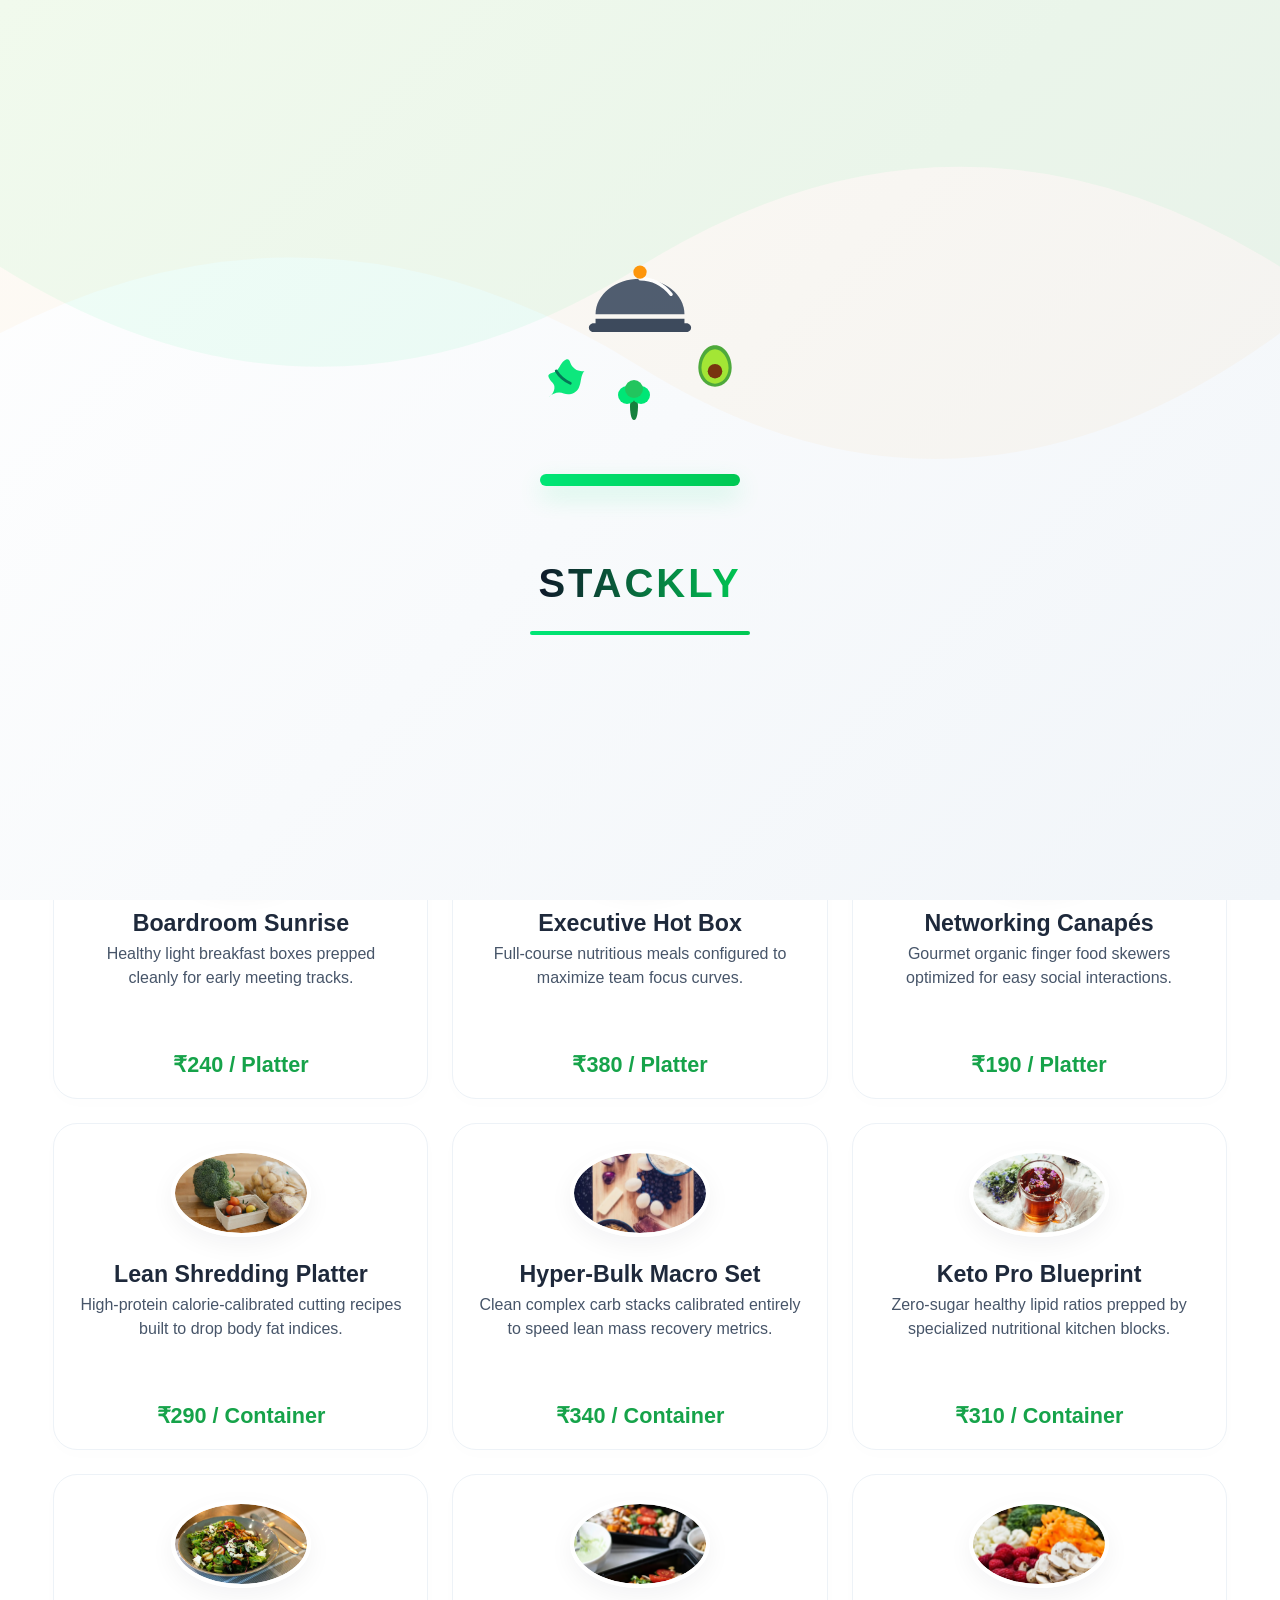
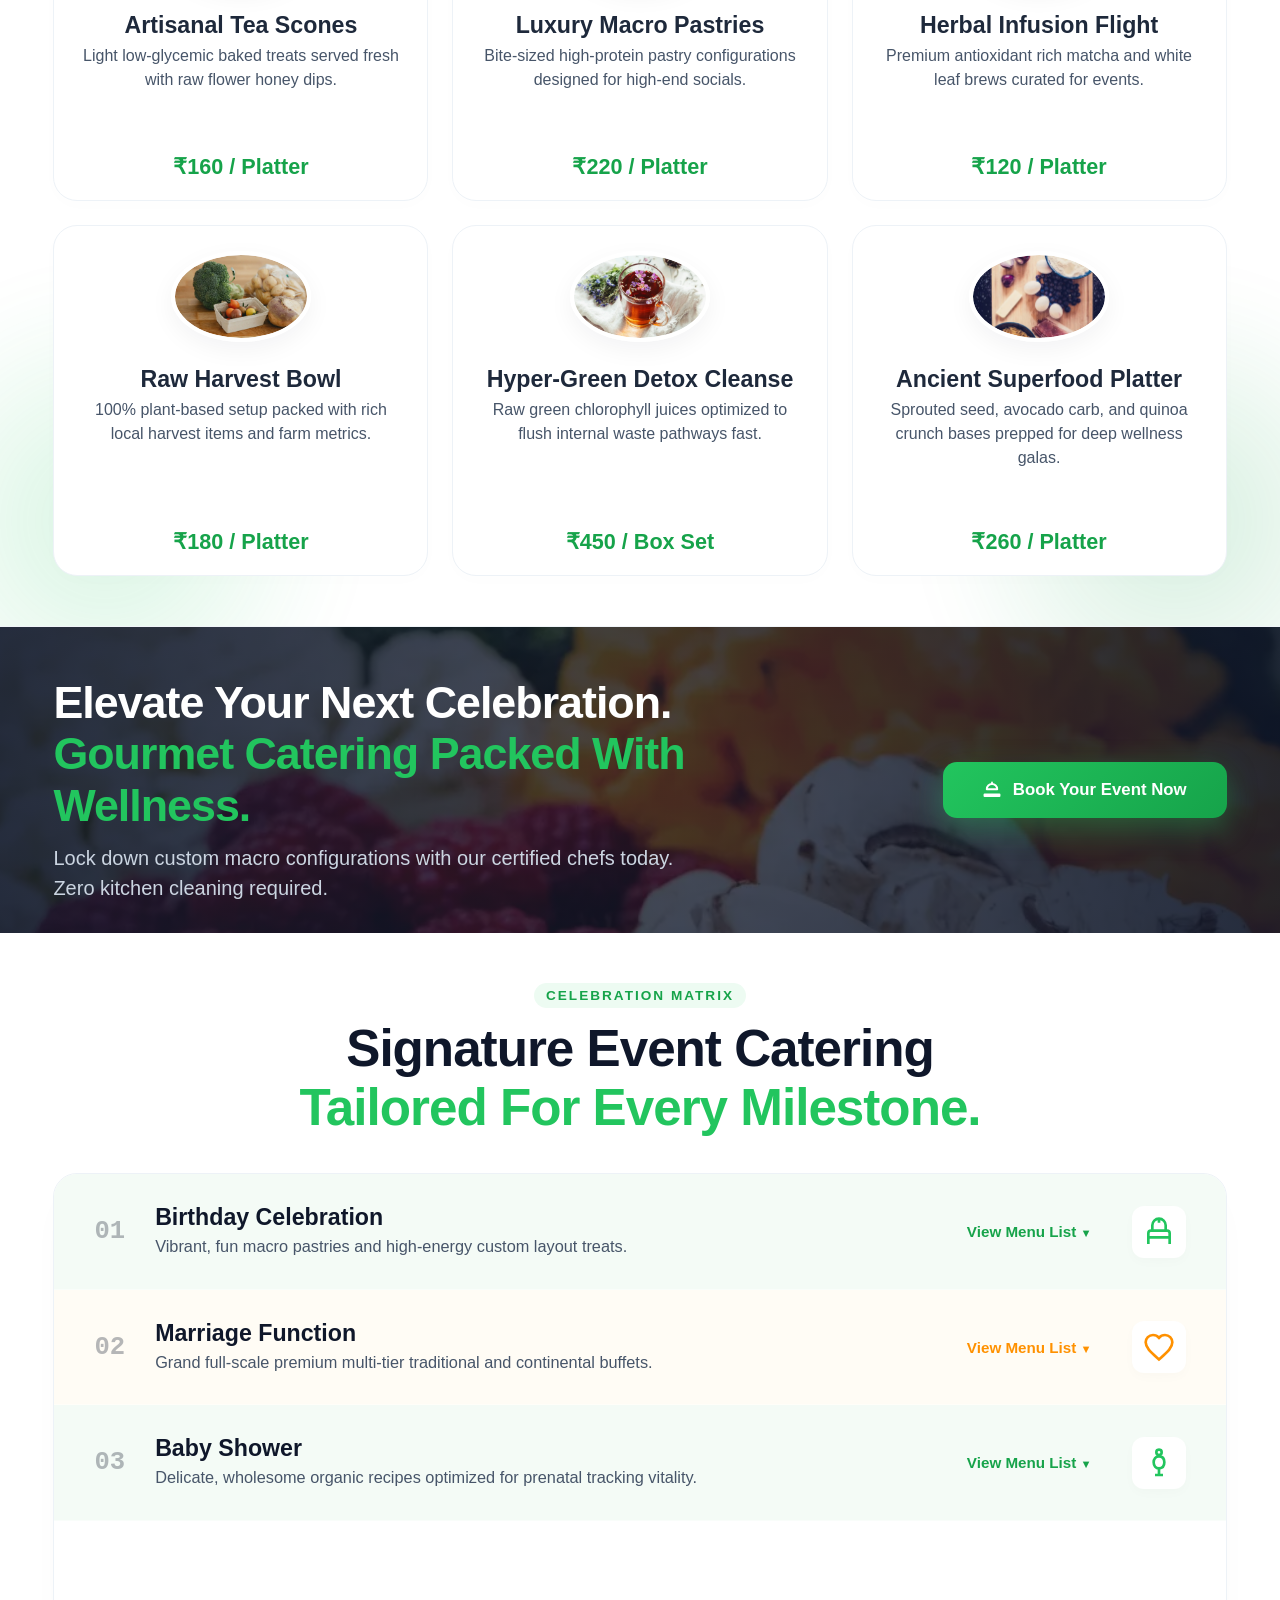
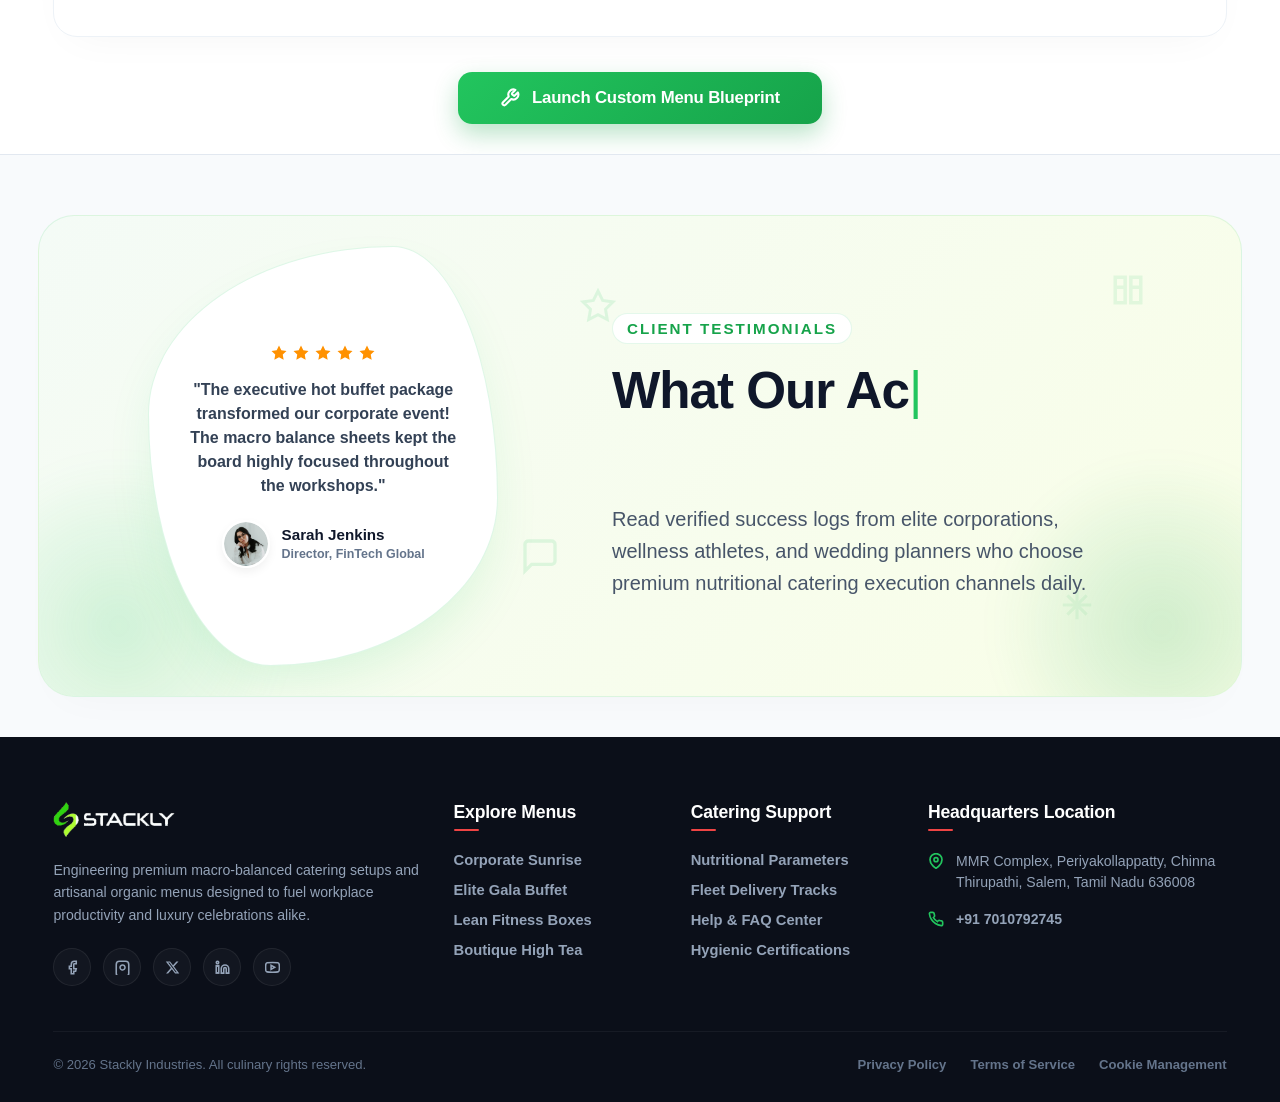
<file: ourmenus.html>
<!DOCTYPE html>
<html lang="en">
<head>
  <meta charset="UTF-8">
  <meta name="viewport" content="width=device-width, initial-scale=1.0">
  <title>Stackly - Healthy Catering Food Services</title>
  <link rel="stylesheet" href="style.css">
</head>
<body>

  
  <div id="preloader">
    <svg class="bg-vectors" xmlns="http://w3.org" viewBox="0 0 960 540" preserveAspectRatio="none">
      <path class="bg-wave" fill="rgba(0, 230, 118, 0.06)" d="M0,160 Q240,280 480,160 T960,160 L960,0 L0,0 Z"/>
      <path class="bg-wave" fill="rgba(255, 145, 0, 0.04)" d="M0,200 Q240,100 480,220 T960,200 L960,0 L0,0 Z" style="animation-delay: -3s; animation-duration: 11s;"/>
    </svg>

    <div class="preloader-art">
      <svg class="food-vector salad-leaf" width="45" height="45" viewBox="0 0 24 24" fill="none" xmlns="http://w3.org">
        <path d="M2 22C4.5 19.5 7.5 19 10 20C13 21.2 16.5 19.8 18 17C19.5 14.2 18.8 10.5 21 8C18.5 8.5 16 7.5 14.5 5.5C13 3.5 13.5 1 11 2C8.5 3 8 6.5 6 8C4 9.5 1 9 2 11.5C3 14 5.5 14.5 5 17.5C4.5 20.5 2 22 2 22Z" fill="var(--food-green)" opacity="0.95"/>
        <path d="M6 8C7.5 10.5 10 13 13.5 14.5" stroke="#047857" stroke-width="1.5" stroke-linecap="round"/>
      </svg>

      <svg class="food-vector avocado" width="50" height="50" viewBox="0 0 24 24" fill="none" xmlns="http://w3.org">
        <path d="M12 2C7.5 2 4 7 4 13C4 18 7.5 22 12 22C16.5 22 20 18 20 13C20 7 16.5 2 12 2Z" fill="#4ea93b"/>
        <path d="M12 4C8.5 4 5.5 8.5 5.5 13C5.5 17 8.5 20.5 12 20.5C15.5 20.5 18.5 17 18.5 13C18.5 8.5 15.5 4 12 4Z" fill="#a3e635"/>
        <circle cx="12" cy="14.5" r="3.5" fill="#78350f"/>
      </svg>

      <svg class="food-vector broccoli" width="48" height="48" viewBox="0 0 24 24" fill="none" xmlns="http://w3.org">
        <path d="M10 15C10 12.5 11 11 12 11C13 11 14 12.5 14 15C14 18 13.5 22 12 22C10.5 22 10 18 10 15Z" fill="#15803d"/>
        <circle cx="8.5" cy="9.5" r="4.5" fill="var(--food-green)"/>
        <circle cx="15.5" cy="9.5" r="4.5" fill="var(--food-green)"/>
        <circle cx="12" cy="6.5" r="4.5" fill="#22c55e"/>
      </svg>

      <div class="cloche-container">
        <svg width="110" height="80" viewBox="0 0 24 18" fill="none" xmlns="http://w3.org">
          <path d="M12 4C6.5 4 2 7.5 2 12H22C22 7.5 17.5 4 12 4Z" fill="#475569"/>
          <path d="M12 4C14.8 4 17.3 5.4 19 7.5" stroke="#ffffff" stroke-width="0.75" stroke-linecap="round"/>
          <circle cx="12" cy="2.5" r="1.5" fill="var(--food-orange)"/>
          <path d="M2 13H22V14H22.5C23 14 23.5 14.5 23.5 15C23.5 15.5 23 16 22.5 16H1.5C1 16 0.5 15.5 0.5 15C0.5 14.5 1 14 1.5 14H2V13Z" fill="#334155"/>
        </svg>
      </div>

      <div class="platter"></div>
    </div>

    <div class="brand-title">Stackly</div>

    <div class="progress-wrapper">
      <div class="progress-bar"></div>
    </div>
  </div>

  <!-- Header -->
  <header class="main-header">
    <div class="header-container">
      
      <div class="logo-wrapper" onclick="refreshPage()">
        <img src="./Assests/healthy catering logo.webp" alt="Stackly Logo" class="brand-logo">
       
      </div>

      <nav class="desktop-nav">
        <a href="index.html" class="nav-item ">Home</a>
        <a href="ourmenus.html" class="nav-item active">Our Menu</a>
        <a href="mealplans.html" class="nav-item">Meal Plans</a>
        <a href="catering.html" class="nav-item">Catering</a>
        <a href="about.html" class="nav-item">About Us</a>
        <a href="contact.html" class="nav-item">Contact Us</a>
      </nav>

      <div class="utility-actions">
        <a href="404.html" class="icon-btn" title="Wishlist">
          <svg width="22" height="22" viewBox="0 0 24 24" fill="none" stroke="currentColor" stroke-width="2" stroke-linecap="round" stroke-linejoin="round"><path d="M19 14c1.49-1.46 3-3.21 3-5.5A5.5 5.5 0 0 0 16.5 3c-1.76 0-3 .5-4.5 2-1.5-1.5-2.74-2-4.5-2A5.5 5.5 0 0 0 2 8.5c0 2.3 1.5 4.05 3 5.5l7 7Z"/></svg>
        </a>
        <a href="404.html" class="icon-btn" title="Shopping Cart">
          <svg width="22" height="22" viewBox="0 0 24 24" fill="none" stroke="currentColor" stroke-width="2" stroke-linecap="round" stroke-linejoin="round"><circle cx="8" cy="21" r="1"/><circle cx="19" cy="21" r="1"/><path d="M2.05 2.05h2l2.66 12.42a2 2 0 0 0 2 1.58h9.78a2 2 0 0 0 1.95-1.57l1.65-7.43H5.12"/></svg>
          <span class="cart-badge">0</span>
        </a>
       <button class="auth-btn" onclick="window.location.href='login.html';" title="Login">
  <svg width="18" height="18" viewBox="0 0 24 24" fill="none" stroke="currentColor" stroke-width="2.5" stroke-linecap="round" stroke-linejoin="round">
    <path d="M19 21v-2a4 4 0 0 0-4-4H9a4 4 0 0 0-4 4v2"/>
    <circle cx="12" cy="7" r="4"/>
  </svg>
</button>

      </div>

      <div class="hamburger-menu" id="hamburger-toggle">
        <span></span>
        <span></span>
        <span></span>
      </div>

    </div>
  </header>

  <div class="mobile-menu-overlay" id="mobile-overlay">
    <div class="mobile-menu-card">
      <nav class="mobile-nav-links">
        <a href="index.html" class="mobile-nav-item ">Home</a>
        <a href="ourmenus.html" class="mobile-nav-item active">Our Menu</a>
        <a href="mealplans.html" class="mobile-nav-item">Meal Plans</a>
        <a href="catering.html" class="mobile-nav-item">Catering</a>
        <a href="about.html" class="mobile-nav-item">About Us</a>
        <a href="contact.html" class="mobile-nav-item">Contact Us</a>
      </nav>
      <div class="mobile-utilities">
        <a href="404.html" class="mobile-util-link">
          <svg width="20" height="20" viewBox="0 0 24 24" fill="none" stroke="currentColor" stroke-width="2"><path d="M19 14c1.49-1.46 3-3.21 3-5.5A5.5 5.5 0 0 0 16.5 3c-1.76 0-3 .5-4.5 2-1.5-1.5-2.74-2-4.5-2A5.5 5.5 0 0 0 2 8.5c0 2.3 1.5 4.05 3 5.5l7 7Z"/></svg>
          Wishlist
        </a>
        <a href="404.html" class="mobile-util-link">
          <svg width="20" height="20" viewBox="0 0 24 24" fill="none" stroke="currentColor" stroke-width="2"><circle cx="8" cy="21" r="1"/><circle cx="19" cy="21" r="1"/><path d="M2.05 2.05h2l2.66 12.42a2 2 0 0 0 2 1.58h9.78a2 2 0 0 0 1.95-1.57l1.65-7.43H5.12"/></svg>
          Cart Container
        </a>
         <button 
    type="button" 
    class="mobile-auth-btn"
    onclick="window.location.href='login.html';"
>
    Sign In / Register
</button>
      </div>
    </div>
  </div>



  <script>
    let audioContext = null;
    let soundFired = false;

    function initAndPlaySound() {
      if (soundFired) return;
      try {
        const AudioCtx = window.AudioContext || window.webkitAudioContext;
        if (!AudioCtx) return;
        if (!audioContext) audioContext = new AudioCtx();
        if (audioContext.state === 'suspended') audioContext.resume();

        const osc = audioContext.createOscillator();
        const gainNode = audioContext.createGain();
        osc.connect(gainNode);
        gainNode.connect(audioContext.destination);
        osc.type = 'sine';
        osc.frequency.setValueAtTime(1450, audioContext.currentTime); 
        gainNode.gain.setValueAtTime(0.3, audioContext.currentTime);
        gainNode.gain.exponentialRampToValueAtTime(0.0001, audioContext.currentTime + 1.5);
        osc.start();
        osc.stop(audioContext.currentTime + 1.5);
        
        soundFired = true;
        cleanListeners();
      } catch (e) {}
    }

    function cleanListeners() {
      window.removeEventListener('mousemove', initAndPlaySound);
      window.removeEventListener('touchstart', initAndPlaySound);
      window.removeEventListener('click', initAndPlaySound);
    }

    window.addEventListener('mousemove', initAndPlaySound);
    window.addEventListener('touchstart', initAndPlaySound);
    window.addEventListener('click', initAndPlaySound);

    function refreshPage() {
      window.location.reload(true);
    }

    window.addEventListener('DOMContentLoaded', () => {
      const navItems = document.querySelectorAll('.nav-item, .mobile-nav-item');
      navItems.forEach(item => {
        item.addEventListener('click', function() {
          navItems.forEach(i => i.classList.remove('active'));
          this.classList.add('active');
        });
      });

      const burger = document.getElementById('hamburger-toggle');
      const mobileOverlay = document.getElementById('mobile-overlay');
      
      burger.addEventListener('click', () => {
        burger.classList.toggle('open');
        mobileOverlay.classList.toggle('visible');
      });

      setTimeout(() => {
        const preloader = document.getElementById('preloader');
        const mainApp = document.getElementById('main-app');

        preloader.style.opacity = '0';
        preloader.style.transform = 'scale(1.05)';
        
        setTimeout(() => {
          preloader.style.display = 'none';
          mainApp.style.opacity = '1';
          mainApp.style.transform = 'scale(1)';
          cleanListeners();
        }, 500);

      }, 2000);
    });
  </script>
<!-- ==========================================================================
     COMPACT CATERING PROMO PROMO BANNER POD (index.html)
     ========================================================================== -->
<section class="compact-promo-banner-section">
  <div class="promo-pod-container">
    <div class="promo-pod-card-bento">
      
      <!-- LEFT COLUMN: SHORT & CRISP HEADING CONTENT -->
      <div class="promo-pod-text-side">
        <span class="promo-pod-mini-tag">FRESH. ORGANIC. HANDCRAFTED.</span>
        <h2 class="promo-pod-main-headline">Your Premium Healthy Catering</h2>
        <p class="promo-pod-sub-paragraph">Wide range of nutrition-balanced menus at the best value. Express temperature-safe delivery right to your table.</p>
        
        <div class="promo-pod-cta-wrap">
          <a href="404.html" class="btn-promo-pod-action">Book Your Event</a>
        </div>
      </div>

      <!-- RIGHT COLUMN: CINEMATIC FLOATING MAIN MEDIA ARTWORK SYSTEM -->
      <div class="promo-pod-media-side">
        <div class="promo-pod-artwork-universe">
          <!-- Backing soft circular lighting drop spotlight shadow -->
          <div class="promo-pod-backdrop-glow-circle"></div>
          
          <!-- SATELLITE VECTOR LEAF 1 -->
          <svg class="promo-pod-vector-leaf pvl-1" width="24" height="24" viewBox="0 0 24 24" fill="none" xmlns="http://w3.org">
            <path d="M2 22C4.5 19.5 7.5 19 10 20C13 21.2 16.5 19.8 18 17C19.5 14.2 18.8 10.5 21 8C18.5 8.5 16 7.5 14.5 5.5Z" fill="#22c55e"/>
          </svg>

          <!-- SATELLITE VECTOR LEAF 2 -->
          <svg class="promo-pod-vector-leaf pvl-2" width="18" height="18" viewBox="0 0 24 24" fill="none" xmlns="http://w3.org">
            <path d="M2 22C4.5 19.5 7.5 19 10 20C13 21.2 16.5 19.8 18 17C19.5 14.2 18.8 10.5 21 8C18.5 8.5 16 7.5 14.5 5.5Z" fill="#22c55e"/>
          </svg>

          <!-- MAIN THEMED CATERING IMAGE PLACEMENT COMPONENT -->
          <div class="promo-pod-main-image-frame">
            <!-- OPTION CONFIGURATION: Update local directory folder paths here to load your custom photograph -->
            <img src="./Assests/salad.webp" alt="Premium Healthy Catering Gourmet Platter Setup" class="promo-pod-native-asset">
          </div>
          
        </div>
      </div>

    </div>
  </div>
</section>

<style>
    /* ==========================================================================
   COMPACT PROMO PROMO BANNER ARCHITECTURE (COMPRESSED PADDINGS SPECS)
   ========================================================================== */
.compact-promo-banner-section {
  position: relative;
  width: 100%;
  background-color: #ffffff;
  
  /* FIXED: Precise exact padding constraints: 50px Top, 30px Bottom precisely */
  padding-top: 130px;
  padding-bottom: 30px;
  
  overflow: hidden;
  z-index: 2;
}

.promo-pod-container {
  width: 94%;
  max-width: 1300px;
  margin: 0 auto;
  padding: 0 15px;
}

/* ==========================================================================
   THEMED FLOATING BENTO POD (MATCHING YOUR IMAGE LAYOUT BALANCE)
   ========================================================================== */
.promo-pod-card-bento {
  position: relative;
  width: 100%;
  background: linear-gradient(135deg, #f4fbf6 0%, #fafdeb 100%); /* Refreshing light wellness mint tint backdrop */
  border: 1px solid rgba(34, 197, 94, 0.12);
  border-radius: 32px; /* Smooth elegant curved edges */
  padding: 45px 60px; /* Packed compact inner footprint spacing */
  display: flex;
  justify-content: space-between;
  align-items: center;
  gap: 40px;
  box-shadow: 0 12px 35px -20px rgba(15, 23, 42, 0.04);
}

/* ==========================================================================
   LEFT SIDE: HIGH-VISIBILITY COMPACT TYPOGRAPHY DECK
   ========================================================================== */
.promo-pod-text-side {
  flex: 1.3;
  display: flex;
  flex-direction: column;
  align-items: flex-start;
  text-align: left;
}

.promo-pod-mini-tag {
  font-size: 0.85rem;
  font-weight: 800;
  letter-spacing: 2px;
  color: #16a34a; /* Brand signature theme green */
  margin-bottom: 12px;
}

.promo-pod-main-headline {
  font-size: 2.8rem; /* High contrast, clear increased typography size scales */
  font-weight: 900;
  color: #0f172a; /* Deep elegant slate font */
  line-height: 1.15;
  margin-bottom: 14px;
  letter-spacing: -1px;
  transition: text-shadow 0.3s ease;
}

/* Hover Content Glow Mechanics */
.promo-pod-card-bento:hover .promo-pod-main-headline {
  text-shadow: 0 0 15px rgba(34, 197, 94, 0.15);
}

.promo-pod-sub-paragraph {
  font-size: 1.15rem; /* Increased size */
  color: #475569;
  line-height: 1.6;
  max-width: 520px;
  margin-bottom: 25px;
}

/* Rounded Pill Button Layouts */
.promo-pod-cta-wrap { width: 100%; }

.btn-promo-pod-action {
  text-decoration: none;
  background: #16a34a;
  color: #ffffff;
  padding: 14px 34px;
  font-weight: 700;
  font-size: 0.98rem;
  border-radius: 50px; /* Oval pill silhouette */
  display: inline-flex;
  box-shadow: 0 4px 14px rgba(22, 163, 74, 0.25);
  transition: background 0.25s, box-shadow 0.25s, transform 0.2s cubic-bezier(0.16, 1, 0.3, 1);
}

.btn-promo-pod-action:hover {
  background: #15803d;
  box-shadow: 0 8px 20px rgba(22, 163, 74, 0.4);
  transform: translateY(-2px);
}
.btn-promo-pod-action:active { transform: translateY(0); }

/* ==========================================================================
   RIGHT SIDE: CINEMATIC MULTI-DIMENSIONAL MEDIA LANDING VEHICLE
   ========================================================================== */
.promo-pod-media-side {
  flex: 0.9;
  display: flex;
  justify-content: flex-end;
  align-items: center;
}

.promo-pod-artwork-universe {
  position: relative;
  width: 320px;
  height: 250px;
  display: flex;
  justify-content: center;
  align-items: center;
}

/* Backing soft circular lighting drop spotlight matches your uploaded layout context */
.promo-pod-backdrop-glow-circle {
  position: absolute;
  width: 260px;
  height: 260px;
  background: rgba(34, 197, 94, 0.14); /* Smooth soft green backdrop wash */
  border-radius: 50%;
  z-index: 1;
  pointer-events: none;
}

/* Main Food Platter Graphic Container Asset Shape Override */
.promo-pod-main-image-frame {
  position: relative;
  width: 250px;
  height: 250px;
  z-index: 3;
  display: flex;
  justify-content: center;
  align-items: center;
  
  /* Infinite gentle visual floating oscillation timeline loop */
  animation: centralMediaFloat 4s ease-in-out infinite alternate;
}

.promo-pod-native-asset {
  width: 100%;
  height: 100%;
  object-fit: contain; /* Preserves organic shapes flawlessly without clipping cuts */
  transition: transform 0.4s cubic-bezier(0.16, 1, 0.3, 1);
}

/* Interactive photo micro spin on bento focus card states */
.promo-pod-card-bento:hover .promo-pod-native-asset {
  transform: scale(1.05) rotate(3deg);
}

@keyframes centralMediaFloat {
  0% { transform: translateY(0px) scale(0.98); }
  100% { transform: translateY(-12px) scale(1.02); }
}

/* Surrounding Floating Vegetable Vector Satellites */
.promo-pod-vector-leaf {
  position: absolute;
  z-index: 5;
  pointer-events: none;
}
.pvl-1 { top: 10%; left: 0%; animation: vectorLeafDrift 4.5s ease-in-out infinite alternate; }
.pvl-2 { bottom: 15%; right: -5%; animation: vectorLeafDrift 5s ease-in-out infinite alternate-reverse 0.2s; }

@keyframes vectorLeafDrift {
  0% { transform: translateY(0) rotate(-6deg); }
  100% { transform: translateY(-10px) rotate(15deg); }
}

/* ==========================================================================
   FLUID STRUCTURAL RESPONSIVE ADAPTATIONS
   ========================================================================== */
@media (max-width: 1100px) {
  .promo-pod-main-headline { font-size: 2.3rem; }
  .promo-pod-sub-paragraph { font-size: 1.05rem; }
  .promo-pod-artwork-universe { width: 260px; height: 210px; }
  .promo-pod-backdrop-glow-circle { width: 210px; height: 210px; }
}

@media (max-width: 940px) {
  /* Shifts the horizontal layout safely into a vertical column block on tablet devices */
  .promo-pod-card-bento { flex-direction: column-reverse; padding: 40px 30px; text-align: center; }
  .promo-pod-text-side { align-items: center; text-align: center; }
  .promo-pod-sub-paragraph { max-width: 100%; }
  .btn-promo-pod-action { width: 100%; justify-content: center; }
  .promo-pod-media-side { width: 100%; justify-content: center; margin-bottom: 10px; }
}

@media (max-width: 480px) {
  .compact-promo-banner-section { padding-top: 40px; padding-bottom: 25px; } /* Compact smartphone borders padding */
  .promo-pod-main-headline { font-size: 1.85rem; }
}

</style>

<!-- ==========================================================================
     CREATIVE BENTO ASYMMETRICAL CATEGORIES CANVAS (index.html)
     ========================================================================== -->
<section class="sensory-categories-section">
  
  <!-- DYNAMIC NEON GLOWING CORNER ACCENTS -->
  <div class="cat-corner-glow glow-top-left"></div>
  <div class="cat-corner-glow glow-top-right"></div>
  <div class="cat-corner-glow glow-bottom-left"></div>
  <div class="cat-corner-glow glow-bottom-right"></div>

  <!-- HARDWARE FLOATING BACKGROUND DECORATION VECTOR LAYER -->
  <div class="cat-bg-ambient-canvas">
    <svg class="cat-vector cv-1" width="44" height="44" viewBox="0 0 24 24" fill="none" stroke="#22c55e" stroke-width="1.5" opacity="0.12"><path d="M2 12c0 5.5 4.5 10 10 10s10-4.5 10-10H2zM12 2v4M6 4l2 3"/></svg>
    <svg class="cat-vector cv-2" width="38" height="38" viewBox="0 0 24 24" fill="none" stroke="#22c55e" stroke-width="1.5" opacity="0.12"><circle cx="12" cy="12" r="10"/><path d="M12 2v20M2 12h20"/></svg>
    <svg class="cat-vector cv-3" width="36" height="36" viewBox="0 0 24 24" fill="none" xmlns="http://w3.org" opacity="0.08"><path d="M2 22C4.5 19.5 7.5 19 10 20C13 21.2 16.5 19.8 18 17C19.5 14.2 18.8 10.5 21 8C18.5 8.5 16 7.5 14.5 5.5Z" fill="#22c55e"/></svg>
  </div>

  <div class="sensory-cat-container" id="cat-scroll-trigger">
    
    <!-- STICKY HORIZONTAL DASHBOARD POD (ELIMINATES VERTICAL EMPTY GAPS) -->
    <div class="cat-sticky-dashboard-pod cat-reveal-node">
      <div class="dashboard-header-block">
        <span class="sidebar-tag-mini">DIETARY SELECTIONS</span>
        <h2 class="sidebar-main-title">Select Your Catering Category</h2>
      </div>
      
      <!-- HORIZONTAL INTERACTIVE MENU DECK -->
      <div class="cat-filter-scroll-wrapper">
        <ul class="cat-filter-list-deck">
          <li class="cat-filter-item item-active-link" onclick="filterCateringMatrixDeck('all', this)">All Menus</li>
          <li class="cat-filter-item" onclick="filterCateringMatrixDeck('corporate', this)">Corporate Platters</li>
          <li class="cat-filter-item" onclick="filterCateringMatrixDeck('fitness', this)">Fitness Blueprints</li>
          <li class="cat-filter-item" onclick="filterCateringMatrixDeck('social', this)">Social High Teas</li>
          <li class="cat-filter-item" onclick="filterCateringMatrixDeck('organic', this)">Organic Greens</li>
        </ul>
      </div>
    </div>

    <!-- 12-CARD MULTI-COLUMN SHOWCASE GRID -->
    <div class="cat-display-showcase-matrix">
      <div class="cat-dishes-grid-matrix" id="catering-dishes-grid">
        
        <!-- CARD 1 -->
        <div class="dish-matrix-card grid-reveal-card" data-category="corporate">
          <div class="dish-image-circle-frame">
            <img src="./Assests/salad.webp" alt="Corporate Boardroom Platter" class="dish-native-img">
          </div>
          <div class="dish-card-body">
            <h3 class="dish-title">Boardroom Sunrise</h3>
            <p class="dish-desc">Healthy light breakfast boxes prepped cleanly for early meeting tracks.</p>
            <span class="dish-price-tag">₹240 / Platter</span>
          </div>
        </div>

        <!-- CARD 2 -->
        <div class="dish-matrix-card grid-reveal-card" data-category="corporate">
          <div class="dish-image-circle-frame">
            <img src="./Assests/hero%20section%20img%203.webp" alt="Executive Lunch Box" class="dish-native-img">
          </div>
          <div class="dish-card-body">
            <h3 class="dish-title">Executive Hot Box</h3>
            <p class="dish-desc">Full-course nutritious meals configured to maximize team focus curves.</p>
            <span class="dish-price-tag">₹380 / Platter</span>
          </div>
        </div>

        <!-- CARD 3 -->
        <div class="dish-matrix-card grid-reveal-card" data-category="corporate">
          <div class="dish-image-circle-frame">
            <img src="./Assests/high%20protein%20box.webp" alt="Vibrant Networking Appetizers" class="dish-native-img">
          </div>
          <div class="dish-card-body">
            <h3 class="dish-title">Networking Canapés</h3>
            <p class="dish-desc">Gourmet organic finger food skewers optimized for easy social interactions.</p>
            <span class="dish-price-tag">₹190 / Platter</span>
          </div>
        </div>

        <!-- CARD 4 -->
        <div class="dish-matrix-card grid-reveal-card" data-category="fitness">
          <div class="dish-image-circle-frame">
            <img src="./Assests/organic%20munchies.webp" alt="Lean Shredding Box" class="dish-native-img">
          </div>
          <div class="dish-card-body">
            <h3 class="dish-title">Lean Shredding Platter</h3>
            <p class="dish-desc">High-protein calorie-calibrated cutting recipes built to drop body fat indices.</p>
            <span class="dish-price-tag">₹290 / Container</span>
          </div>
        </div>

        <!-- CARD 5 -->
        <div class="dish-matrix-card grid-reveal-card" data-category="fitness">
          <div class="dish-image-circle-frame">
            <img src="./Assests/keto%20blueprint.webp" alt="Muscle Bulk Meal Vault" class="dish-native-img">
          </div>
          <div class="dish-card-body">
            <h3 class="dish-title">Hyper-Bulk Macro Set</h3>
            <p class="dish-desc">Clean complex carb stacks calibrated entirely to speed lean mass recovery metrics.</p>
            <span class="dish-price-tag">₹340 / Container</span>
          </div>
        </div>

        <!-- CARD 6 -->
        <div class="dish-matrix-card grid-reveal-card" data-category="fitness">
          <div class="dish-image-circle-frame">
            <img src="./Assests/detox.webp" alt="Keto Pro Blueprint Platter" class="dish-native-img">
          </div>
          <div class="dish-card-body">
            <h3 class="dish-title">Keto Pro Blueprint</h3>
            <p class="dish-desc">Zero-sugar healthy lipid ratios prepped by specialized nutritional kitchen blocks.</p>
            <span class="dish-price-tag">₹310 / Container</span>
          </div>
        </div>

        <!-- CARD 7 -->
        <div class="dish-matrix-card grid-reveal-card" data-category="social">
          <div class="dish-image-circle-frame">
            <img src="./Assests/salad.webp" alt="Artisanal Tea Scones" class="dish-native-img">
          </div>
          <div class="dish-card-body">
            <h3 class="dish-title">Artisanal Tea Scones</h3>
            <p class="dish-desc">Light low-glycemic baked treats served fresh with raw flower honey dips.</p>
            <span class="dish-price-tag">₹160 / Platter</span>
          </div>
        </div>

        <!-- CARD 8 -->
        <div class="dish-matrix-card grid-reveal-card" data-category="social">
          <div class="dish-image-circle-frame">
            <img src="./Assests/high%20protein%20box.webp" alt="Luxury Pastry Assortment" class="dish-native-img">
          </div>
          <div class="dish-card-body">
            <h3 class="dish-title">Luxury Macro Pastries</h3>
            <p class="dish-desc">Bite-sized high-protein pastry configurations designed for high-end socials.</p>
            <span class="dish-price-tag">₹220 / Platter</span>
          </div>
        </div>

        <!-- CARD 9 -->
        <div class="dish-matrix-card grid-reveal-card" data-category="social">
          <div class="dish-image-circle-frame">
            <img src="./Assests/hero%20section%20img%203.webp" alt="Boutique Herbal Brews" class="dish-native-img">
          </div>
          <div class="dish-card-body">
            <h3 class="dish-title">Herbal Infusion Flight</h3>
            <p class="dish-desc">Premium antioxidant rich matcha and white leaf brews curated for events.</p>
            <span class="dish-price-tag">₹120 / Platter</span>
          </div>
        </div>

        <!-- CARD 10 -->
        <div class="dish-matrix-card grid-reveal-card" data-category="organic">
          <div class="dish-image-circle-frame">
            <img src="./Assests/organic%20munchies.webp" alt="Raw Harvest Salad Crunch" class="dish-native-img">
          </div>
          <div class="dish-card-body">
            <h3 class="dish-title">Raw Harvest Bowl</h3>
            <p class="dish-desc">100% plant-based setup packed with rich local harvest items and farm metrics.</p>
            <span class="dish-price-tag">₹180 / Platter</span>
          </div>
        </div>

        <!-- CARD 11 -->
        <div class="dish-matrix-card grid-reveal-card" data-category="organic">
          <div class="dish-image-circle-frame">
            <img src="./Assests/detox.webp" alt="Coldpressed Elixir Set" class="dish-native-img">
          </div>
          <div class="dish-card-body">
            <h3 class="dish-title">Hyper-Green Detox Cleanse</h3>
            <p class="dish-desc">Raw green chlorophyll juices optimized to flush internal waste pathways fast.</p>
            <span class="dish-price-tag">₹450 / Box Set</span>
          </div>
        </div>

        <!-- CARD 12 -->
        <div class="dish-matrix-card grid-reveal-card" data-category="organic">
          <div class="dish-image-circle-frame">
            <img src="./Assests/keto%20blueprint.webp" alt="Superfood Seed Platter" class="dish-native-img">
          </div>
          <div class="dish-card-body">
            <h3 class="dish-title">Ancient Superfood Platter</h3>
            <p class="dish-desc">Sprouted seed, avocado carb, and quinoa crunch bases prepped for deep wellness galas.</p>
            <span class="dish-price-tag">₹260 / Platter</span>
          </div>
        </div>

      </div>
    </div>

  </div>
</section>



<style>
/* ==========================================================================
   CREATIVE HORIZONTAL BENTO POD THEATER OVERRIDE (style.css)
   ========================================================================== */
.sensory-categories-section {
  position: relative;
  width: 100%;
  background-color: #ffffff;
  padding: 50px 0;
  overflow: hidden;
  z-index: 2;
  border-bottom: 1px solid #f1f5f9;
}

.sensory-cat-container {
  width: 94%;
  max-width: 1300px;
  margin: 0 auto;
  padding: 0 15px;
  display: flex;
  flex-direction: column; 
  gap: 35px;
  position: relative;
  z-index: 5;
}

/* FOUR CORNER TRANSLUCENT NEON MINT GREEN ORB SHADES */
.cat-corner-glow {
  position: absolute;
  width: 450px; 
  height: 450px;
  border-radius: 50%;
  z-index: 1;
  pointer-events: none;
  filter: blur(40px);
  opacity: 0.18;
}
.glow-top-left     { top: -120px; left: -120px; background: radial-gradient(circle, #22c55e 0%, rgba(34,197,94,0) 75%); }
.glow-top-right    { top: -120px; right: -120px; background: radial-gradient(circle, #22c55e 0%, rgba(34,197,94,0) 75%); }
.glow-bottom-left  { bottom: -120px; left: -120px; background: radial-gradient(circle, #22c55e 0%, rgba(34,197,94,0) 75%); }
.glow-bottom-right { bottom: -120px; right: -120px; background: radial-gradient(circle, #16a34a 0%, rgba(22,163,74,0) 75%); }

/* Ambient Vectors Setup */
.cat-bg-ambient-canvas { position: absolute; top: 0; left: 0; width: 100%; height: 100%; pointer-events: none; z-index: 2; }
.cat-vector { position: absolute; }
.cv-1 { top: 8%; left: 8%; animation: floatingCanvas 6s ease-in-out infinite alternate; }
.cv-2 { bottom: 15%; left: 10%; animation: floatingCanvas 5s ease-in-out infinite alternate-reverse; }
.cv-3 { top: 12%; right: 12%; animation: floatingCanvas 7s ease-in-out infinite alternate 0.2s; }
@keyframes floatingCanvas { 0% { transform: translateY(0) rotate(0deg) scale(0.95); } 100% { transform: translateY(-15px) rotate(12deg) scale(1.05); } }

/* FIXED STICKY HORIZONTAL DASHBOARD POD (GLIDES WITH USER SCROLLS) */
.cat-sticky-dashboard-pod {
  position: sticky !important;
  position: -webkit-sticky !important;
  top: 20px; 
  width: 100%;
  background: linear-gradient(135deg, rgba(244, 251, 246, 0.95) 0%, rgba(250, 253, 235, 0.95) 100%);
  backdrop-filter: blur(20px);
  -webkit-backdrop-filter: blur(20px);
  border: 1px solid rgba(34, 197, 94, 0.16);
  border-radius: 24px;
  padding: 24px 35px;
  display: flex;
  justify-content: space-between;
  align-items: center;
  gap: 30px;
  z-index: 100; 
  box-shadow: 0 15px 40px -20px rgba(15, 23, 42, 0.06);
  will-change: transform;
}

.dashboard-header-block { display: flex; flex-direction: column; align-items: flex-start; }
.sidebar-tag-mini { font-size: 0.78rem; font-weight: 800; letter-spacing: 1.5px; color: #16a34a; margin-bottom: 4px; }
.sidebar-main-title { font-size: 1.65rem; font-weight: 900; color: #0f172a; letter-spacing: -0.5px; margin: 0; }

.cat-filter-scroll-wrapper { flex-grow: 1; display: flex; justify-content: flex-end; }

.cat-filter-list-deck {
  list-style: none;
  padding: 0;
  margin: 0;
  display: flex;
  align-items: center;
  gap: 10px;
}

.cat-filter-item {
  font-size: 1rem;
  font-weight: 700;
  color: #475569;
  padding: 10px 22px;
  background: #ffffff;
  border: 1px solid #e2e8f0;
  border-radius: 50px; 
  cursor: pointer;
  transition: all 0.3s cubic-bezier(0.16, 1, 0.3, 1);
  white-space: nowrap;
}

.cat-filter-item:hover {
  color: #16a34a;
  border-color: rgba(34, 197, 94, 0.3);
  background: #f0fdf4;
  transform: translateY(-1px);
}

.cat-filter-item.item-active-link {
  color: #ffffff;
  background: #16a34a; 
  border-color: #16a34a;
  font-weight: 800;
  box-shadow: 0 4px 12px rgba(22, 163, 74, 0.25);
}

/* ==========================================================================
   12 CARDS DISPLAY SHOWCASE MATRIX GRID
   ========================================================================== */
.cat-display-showcase-matrix { width: 100%; }

.cat-dishes-grid-matrix {
  display: grid;
  grid-template-columns: repeat(3, 1fr); 
  gap: 24px;
  width: 100%;
}

.dish-matrix-card {
  background: #ffffff;
  border: 1px solid #edf2f7;
  border-radius: 24px;
  padding: 20px 16px; /* Optimized layout tracking margins */
  display: flex;
  flex-direction: column;
  box-shadow: 0 4px 20px rgba(15, 23, 42, 0.01);
  transition: opacity 0.45s cubic-bezier(0.16, 1, 0.3, 1), transform 0.45s cubic-bezier(0.16, 1, 0.3, 1), box-shadow 0.35s, border-color 0.25s;
}
.dish-matrix-card:hover { transform: translateY(-5px); border-color: rgba(34, 197, 94, 0.25); box-shadow: 0 15px 35px -10px rgba(34, 197, 94, 0.08); }

/* ==========================================================================
   FIXED SHAPE UPDATE: PREMIUM LARGE CIRCLE FRAMING SYSTEM
   ========================================================================== */
.dish-image-circle-frame {
  width: 140px;      /* FIXED: Large balanced diameter width mapping */
  height: 140px;     /* FIXED: Large balanced diameter height mapping */
  border-radius: 50% !important; /* FIXED: Unconditionally locks bounds into perfect uniform circles */
  overflow: hidden;
  position: relative;
  margin: 5px auto 18px auto; /* Centered along the horizontal baseline axis */
  box-shadow: 0 8px 24px rgba(15, 23, 42, 0.05);
  border: 4px solid #ffffff; /* Porcelain plate border rim style layering */
  transition: transform 0.4s cubic-bezier(0.16, 1, 0.3, 1), box-shadow 0.3s;
}

.dish-matrix-card:hover .dish-image-circle-frame {
  transform: scale(1.04) rotate(3deg); /* Smooth circular spin on card focus interactions */
  box-shadow: 0 12px 28px rgba(34, 197, 94, 0.15);
}

.dish-native-img {
  width: 100% !important;
  height: 100% !important;
  object-fit: cover !important; /* Forces photographs to fit cleanly into circles without distortion */
  border-radius: 50%;
}

/* ==========================================================================
   COMPACT INNER CONTENT DESIGN (INCREASED FONTS & ZERO UNWANTED GAPS)
   ========================================================================== */
.dish-card-body { 
  display: flex; 
  flex-direction: column; 
  align-items: center;
  text-align: center; 
  height: 100%; 
  padding: 5px 10px 0 10px; /* Packed interior column layout footprint */
}

.dish-title { 
  font-size: 1.45rem !important; /* INCREASED: Maximum reading high scannability weight */
  font-weight: 800; 
  color: #1e293b; 
  margin-bottom: 4px !important; /* Compressed gap underneath title heading nodes */
  line-height: 1.25;
}

.dish-desc { 
  font-size: 1.0rem !important; /* INCREASED: Text size optimized for clean reading */
  color: #475569; 
  line-height: 1.5; 
  margin-bottom: 8px !important; /* FIXED: Reduced from 12px to compress vertical gap above the price tag */
}

.dish-price-tag { 
  font-size: 1.35rem !important; /* INCREASED: Bold high contrast visibility price marker */
  font-weight: 900; 
  color: #16a34a; 
  margin-top: auto; /* Maintains flawless matrix bottom structural grid row symmetry */
  padding-top: 2px;
}

/* ==========================================================================
   FLUID STRUCTURAL RESPONSIVE VIEWPORT QUERIES
   ========================================================================== */
@media (max-width: 992px) {
  .dish-title { font-size: 1.25rem !important; }
  .dish-desc { font-size: 0.98rem !important; }
  .dish-price-tag { font-size: 1.2rem !important; }
}

@media (max-width: 640px) {
  .dish-title { font-size: 1.18rem !important; }
  .dish-desc { font-size: 0.92rem !important; }
}


/* Filter Drop Hide Mask Class */
.dish-matrix-card.card-filter-hide { opacity: 0 !important; transform: scale(0.92) translateY(15px) !important; pointer-events: none !important; position: absolute !important; visibility: hidden !important; }

/* Scroll entrance stagger parameters */
.cat-reveal-node, .grid-reveal-card { opacity: 0; transform: translateY(30px); transition: opacity 0.6s cubic-bezier(0.16, 1, 0.3, 1), transform 0.6s cubic-bezier(0.16, 1, 0.3, 1); }
.cat-reveal-node.revealed-active, .grid-reveal-card.revealed-active { opacity: 1; transform: translateY(0); }

/* FLUID STRUCTURAL RESPONSIVE BREAKPOINTS */
@media (max-width: 1024px) {
  .cat-sticky-dashboard-pod { flex-direction: column; align-items: center; text-align: center; padding: 20px; gap: 15px; }
  .dashboard-header-block { align-items: center; }
  .cat-filter-scroll-wrapper { width: 100%; justify-content: center; }
  .cat-filter-list-deck { width: 100%; overflow-x: auto; scrollbar-width: none; padding-bottom: 4px; justify-content: flex-start; }
  .cat-filter-list-deck::-webkit-scrollbar { display: none; }
  .cat-dishes-grid-matrix { grid-template-columns: repeat(2, 1fr); gap: 20px; }
}

@media (max-width: 640px) {
  .cat-dishes-grid-matrix { grid-template-columns: 1fr; max-width: 380px; margin: 0 auto; }
  .sidebar-main-title { font-size: 1.45rem; }
  .dish-image-circle-frame { width: 125px; height: 125px; }
  .cat-corner-glow { width: 220px; height: 220px; }
}



</style>

<script>
// ==========================================================================
// SCROLL REVEAL ENTRANCE & GRID TRANSFORMATION CONTROLLER (script.js)
// ==========================================================================

function filterCateringMatrixDeck(targetedCategoryToken, selectedMenuTabElement) {
  const allDishCardElements = document.querySelectorAll('.dish-matrix-card');
  if (allDishCardElements.length === 0) return;

  const allSidebarTabs = document.querySelectorAll('.cat-filter-item');
  allSidebarTabs.forEach(tab => tab.classList.remove('item-active-link'));
  if (selectedMenuTabElement) {
    selectedMenuTabElement.classList.add('item-active-link');
  }

  allDishCardElements.forEach((card) => {
    const cardDataCategory = card.getAttribute('data-category');
    
    if (targetedCategoryToken === 'all' || cardDataCategory === targetedCategoryToken) {
      card.classList.remove('card-filter-hide');
      
      card.style.opacity = "0";
      card.style.transform = "translateY(15px) scale(0.96)";
      setTimeout(() => {
        card.style.opacity = "1";
        card.style.transform = "translateY(0) scale(1)";
      }, 50);

    } else {
      card.classList.add('card-filter-hide');
    }
  });
}

function initDietaryCategoriesScrollObserver() {
  const topDashboardPodNode = document.querySelectorAll('.cat-reveal-node');
  const rightGridDishCards = document.querySelectorAll('.grid-reveal-card');
  const masterContainerTrigger = document.getElementById('cat-scroll-trigger');

  if (!masterContainerTrigger) return;

  const categoriesMasterObserver = new IntersectionObserver((entries) => {
    entries.forEach((entry) => {
      if (entry.isIntersecting) {
        
        topDashboardPodNode.forEach((node) => {
          node.classList.add('revealed-active');
        });

        rightGridDishCards.forEach((card, cardIdx) => {
          setTimeout(() => {
            card.classList.add('revealed-active');
          }, cardIdx * 90); 
        });

        categoriesMasterObserver.unobserve(masterContainerTrigger);
      }
    });
  }, {
    threshold: 0.05 
  });

  categoriesMasterObserver.observe(masterContainerTrigger);
}

window.addEventListener('DOMContentLoaded', () => {
  initDietaryCategoriesScrollObserver();
});


</script>

<section class="premium-bento-cta-section">
  <!-- THE BACKDROP CANVAS IMAGE MATRIX LAYER -->
  <div class="cta-backdrop-canvas">
    <!-- OPTION CONFIGURATION: Update local folder paths directly here to load your custom background wallpaper -->
    <img src="./Assests/hero%20section%20img%203.webp" alt="Premium Healthy Culinary Wallpaper" class="cta-raw-bg-asset">
    <!-- Glassmorphic Deep Dark Overlay Plate protects typography contrast lines -->
    <div class="cta-curtain-dimmer"></div>
  </div>

  <div class="cta-master-container" id="cta-scroll-trigger">
    <div class="cta-split-wrapper">
      
      <!-- LINE 1 & 2 CONTENT SEGMENT: Cascades line-by-line sequentially -->
      <div class="cta-typography-side">
        <h2 class="cta-glowing-headline">
          <span class="cta-line-node delay-c1">Elevate Your Next Celebration.</span>
          <span class="cta-line-node delay-c2 text-green-accent">Gourmet Catering Packed With Wellness.</span>
        </h2>
        <p class="cta-sub-message cta-line-node delay-c3">Lock down custom macro configurations with our certified chefs today. Zero kitchen cleaning required.</p>
      </div>

      <!-- INTERACTIVE OSCILLATING CTA TRIGGER LINK -->
      <div class="cta-action-side cta-line-node delay-c4">
        <a href="404.html" class="btn-cta-kinetic-glow">
          <svg width="18" height="18" viewBox="0 0 24 24" fill="none" stroke="currentColor" stroke-width="2.5" stroke-linecap="round" stroke-linejoin="round"><path d="M2 18h20v2H2z"/><path d="M12 4a7 7 0 0 1 7 7H5a7 7 0 0 1 7-7z"/><path d="M12 2v2"/></svg>
          Book Your Event Now
        </a>
      </div>

    </div>
  </div>
</section>

<style>
  /* ==========================================================================
   CINEMATIC CALL TO ACTION STRUCT (COMPRESSED PADDINGS SPECIFIED)
   ========================================================================== */
.premium-bento-cta-section {
  position: relative;
  width: 100%;
  
  /* FIXED: Rigorous exact padding constraints: 50px Top, 30px Bottom */
  padding-top: 50px;
  padding-bottom: 30px;
  
  overflow: hidden;
  z-index: 2;
  background-color: #0f172a; /* Fallback safe dark slate color */
}

/* ==========================================================================
   RAW BACKGROUND IMAGE CANVAS LAYER CONFIGURATIONS
   ========================================================================== */
.cta-backdrop-canvas {
  position: absolute;
  top: 0;
  left: 0;
  width: 100%;
  height: 100%;
  z-index: 1;
  pointer-events: none;
}

.cta-raw-bg-asset {
  width: 100%;
  height: 100%;
  object-fit: cover; /* Spans across full boundaries cleanly without rendering shifts */
  transform: scale(1.02);
  transition: transform 0.8s ease-in-out;
}

/* Interactive subtle background zooming when section enters focus rules */
.premium-bento-cta-section:hover .cta-raw-bg-asset {
  transform: scale(1.06); /* Slowly expands backdrop layout behind content layers */
}

.cta-curtain-dimmer {
  position: absolute;
  top: 0;
  left: 0;
  width: 100%;
  height: 100%;
  /* Deep cinematic radial shadow protection mask guarantees 100% white font scannability */
  background: radial-gradient(circle at center, rgba(15, 23, 42, 0.75) 0%, rgba(15, 23, 42, 0.9) 100%);
  z-index: 2;
}

.cta-master-container {
  width: 94%;
  max-width: 1300px;
  margin: 0 auto;
  padding: 0 15px;
  position: relative;
  z-index: 3;
}

.cta-split-wrapper {
  display: flex;
  justify-content: space-between;
  align-items: center;
  gap: 40px;
  width: 100%;
}

/* ==========================================================================
   HIGH-VISIBILITY TYPOGRAPHY CLUSTERS (HIGH FONT SIZES FIXED)
   ========================================================================== */
.cta-typography-side {
  flex: 1.4;
  display: flex;
  flex-direction: column;
  align-items: flex-start;
  text-align: left;
}

.cta-glowing-headline {
  font-size: 2.8rem; /* High impact headline layout sizing */
  font-weight: 900;
  line-height: 1.15;
  color: #ffffff;
  margin-bottom: 12px;
  letter-spacing: -1px;
}

.cta-glowing-headline span {
  display: block; /* Locks the titles neatly into exactly 2 lines as requested */
}

/* Creative Hover & Glow Effect Assigned to Content Text Elements */
.text-green-accent {
  color: #22c55e; /* Premium wellness theme bright green link color */
  transition: text-shadow 0.3s ease, color 0.3s ease;
}

.premium-bento-cta-section:hover .text-green-accent {
  color: #4ade80;
  text-shadow: 0 0 20px rgba(74, 222, 128, 0.5); /* Title typography glows intensely on hover actions! */
}

.cta-sub-message {
  font-size: 1.25rem; /* Increased body size */
  color: #cbd5e1; /* Clear muted light contrast text */
  line-height: 1.5;
  max-width: 620px;
}

/* ==========================================================================
   KINETIC OSCILLATING FLOATING CTA TRIGGER BUTTON LAYER
   ========================================================================== */
.cta-action-side {
  flex: 0.8;
  display: flex;
  justify-content: flex-end;
  align-items: center;
}

.btn-cta-kinetic-glow {
  text-decoration: none;
  background: linear-gradient(135deg, #22c55e 0%, #16a34a 100%);
  color: #ffffff;
  padding: 18px 40px;
  font-weight: 700;
  font-size: 1.05rem; /* High text size parameter scaling */
  border-radius: 14px;
  display: inline-flex;
  align-items: center;
  gap: 12px;
  box-shadow: 0 10px 30px rgba(34, 197, 94, 0.35);
  white-space: nowrap;
  
  /* Continuous smooth fluid flight motion timeline */
  animation: dynamicCtaButtonFloat 3.5s ease-in-out infinite alternate;
  transition: box-shadow 0.25s, transform 0.2s;
}

.btn-cta-kinetic-glow:hover {
  box-shadow: 0 15px 35px rgba(34, 197, 94, 0.55);
  animation-play-state: paused; /* Halts oscillation smoothly when cursor pointers focus */
  transform: translateY(-2px);
}

@keyframes dynamicCtaButtonFloat {
  0% { transform: translateY(0px); }
  100% { transform: translateY(-8px); }
}

/* ==========================================================================
   NATIVE STAGGERED LINE-BY-LINE INITIAL RETRACTED COORDINATES
   ========================================================================== */
.cta-line-node {
  opacity: 0;
  transform: translateY(22px);
  transition: transform 0.8s cubic-bezier(0.16, 1, 0.3, 1), 
              opacity 0.8s ease;
}

/* Toggled instantly by Scroll entry Intersection Observer script streams */
.cta-line-node.cta-reveal-active {
  opacity: 1;
  transform: translateY(0);
}

/* Delays cascade smoothly one-by-one */
.delay-c1 { transition-delay: 0.0s; }
.delay-c2 { transition-delay: 0.15s; }
.delay-c3 { transition-delay: 0.3s; }
.delay-c4 { transition-delay: 0.45s; }

/* ==========================================================================
   FLUID STRUCTURAL RESPONSIVE ADAPTATIONS
   ========================================================================== */
@media (max-width: 992px) {
  .cta-split-wrapper { flex-direction: column; text-align: center; gap: 30px; }
  .cta-typography-side { align-items: center; text-align: center; }
  .cta-glowing-headline { font-size: 2.2rem; }
  .cta-sub-message { font-size: 1.1rem; }
  .btn-cta-kinetic-glow { width: 100%; justify-content: center; }
  .cta-action-side { width: 100%; justify-content: center; }
}

@media (max-width: 640px) {
  .premium-bento-cta-section { padding-top: 40px; padding-bottom: 25px; } /* Shrinks requested pad boundaries slightly for smartphones */
  .cta-glowing-headline { font-size: 1.8rem; }
}

</style>

<script>
  // ==========================================================================
// SCROLL-DRIVEN LINE REVEAL DECK CONTROLLER (script.js)
// ==========================================================================
function initCtaSectionRevealObserver() {
  const ctaLineNodes = document.querySelectorAll('.cta-line-node');
  const targetParentTrigger = document.getElementById('cta-scroll-trigger');

  if (!targetParentTrigger || ctaLineNodes.length === 0) return;

  const ctaSectionObserver = new IntersectionObserver((entries) => {
    entries.forEach((entry) => {
      if (entry.isIntersecting) {
        // Appends the active reveal flag class to initiate cascading timelines concurrently
        ctaLineNodes.forEach((node) => {
          node.classList.add('cta-reveal-active');
        });
        // Disconnect handle instantly to maintain low memory allocation profiles
        ctaSectionObserver.disconnect();
      }
    });
  }, {
    threshold: 0.15 // Fires as soon as 15% of the CTA section crosses into client viewports
  });

  ctaSectionObserver.observe(targetParentTrigger);
}

// Attach listener handle securely
window.addEventListener('DOMContentLoaded', () => {
  initCtaSectionRevealObserver();
});

</script>

<!-- ==========================================================================
     ZERO-GAP CINEMATIC GRID DASHBOARD LANDING VEHICLE (index.html)
     ========================================================================== -->
<section class="dashboard-journey-section">
  <div class="dash-master-container" id="dash-scroll-trigger">
    
    <!-- LINE-BY-LINE SCROLL CASCADE HEADER UNIT -->
    <div class="dash-header-block">
      <span class="dash-mini-badge dash-reveal-node">CELEBRATION MATRIX</span>
      <h2 class="dash-main-title">
        <span class="dash-reveal-node">Signature Event Catering</span>
        <span class="dash-reveal-node text-green-accent">Tailored For Every Milestone.</span>
      </h2>
    </div>

    <!-- ZERO-GAP ASYMMETRICAL SOLID MATRICES MESH -->
    <div class="dash-bento-mesh-deck">
      
      <!-- MATRICES SLAT 1: BIRTHDAYS -->
      <div class="dash-mesh-card card-theme-green dash-reveal-node">
        <div class="mesh-card-content" onclick="toggleDashMenuDrawer(0, this)">
          <div class="mesh-left-meta">
            <span class="mesh-counter-token">01</span>
            <div class="mesh-text-group">
              <h3>Birthday Celebration</h3>
              <p>Vibrant, fun macro pastries and high-energy custom layout treats.</p>
            </div>
          </div>
          <div class="mesh-right-action">
            <span class="mesh-view-menu-btn">View Menu List <span class="mesh-arrow">▼</span></span>
            <div class="mesh-vector-icon">
              <svg width="32" height="32" viewBox="0 0 24 24" fill="none" stroke="currentColor" stroke-width="2"><path d="M20 21v-8a2 2 0 0 0-2-2H6a2 2 0 0 0-2 2v8"/><path d="M4 16h16"/><path d="M7 11V7a5 5 0 0 1 10 0v4"/><path d="M12 2v3"/></svg>
            </div>
          </div>
        </div>
        
        <!-- NESTED DROPDOWN ACCORDION MATRICES DRAWER 1 (10 CUSTOM ITEMS) -->
        <div class="mesh-nested-drawer-slider">
          <div class="mesh-drawer-grid-10">
            <div class="m-tier"><span class="mt-dot"></span><p>Welcome Sweet Dish</p></div>
            <div class="m-tier"><span class="mt-dot"></span><p>Crisp Refreshing Mocktail</p></div>
            <div class="m-tier"><span class="mt-dot"></span><p>Organic Farm Starters</p></div>
            <div class="m-tier"><span class="mt-dot"></span><p>Executive Main Course Dish</p></div>
            <div class="m-tier"><span class="mt-dot"></span><p>Signature Side Gravy Bowl</p></div>
            <div class="m-tier"><span class="mt-dot"></span><p>Artisanal Flatbread / Basmati Rice</p></div>
            <div class="m-tier"><span class="mt-dot"></span><p>Thematic Probiotic Curd Blend</p></div>
            <div class="m-tier"><span class="mt-dot"></span><p>Digestive Herbal Supari Platter</p></div>
            <div class="m-tier"><span class="mt-dot"></span><p>Executive Premium Dessert Cream</p></div>
            <div class="m-tier"><span class="mt-dot"></span><p>Temperature-Safe Mineral Water Bottle</p></div>
          </div>
        </div>
      </div>

      <!-- MATRICES SLAT 2: MARRIAGE -->
      <div class="dash-mesh-card card-theme-orange dash-reveal-node">
        <div class="mesh-card-content" onclick="toggleDashMenuDrawer(1, this)">
          <div class="mesh-left-meta">
            <span class="mesh-counter-token">02</span>
            <div class="mesh-text-group">
              <h3>Marriage Function</h3>
              <p>Grand full-scale premium multi-tier traditional and continental buffets.</p>
            </div>
          </div>
          <div class="mesh-right-action">
            <span class="mesh-view-menu-btn">View Menu List <span class="mesh-arrow">▼</span></span>
            <div class="mesh-vector-icon">
              <svg width="32" height="32" viewBox="0 0 24 24" fill="none" stroke="currentColor" stroke-width="2"><path d="M12 21.35l-1.45-1.32C5.4 15.36 2 12.28 2 8.5 2 5.42 4.42 3 7.5 3c1.74 0 3.41.81 4.5 2.09C13.09 3.81 14.76 3 16.5 3 19.58 3 22 5.42 22 8.5c0 3.78-3.4 6.86-8.55 11.54L12 21.35z"/></svg>
            </div>
          </div>
        </div>
        <div class="mesh-nested-drawer-slider">
          <div class="mesh-drawer-grid-10">
            <div class="m-tier"><span class="mt-dot"></span><p>Welcome Wedding Confection</p></div>
            <div class="m-tier"><span class="mt-dot"></span><p>Gourmet Fruit Elixir Nectar</p></div>
            <div class="m-tier"><span class="mt-dot"></span><p>Pristine Handcrafted Starters</p></div>
            <div class="m-tier"><span class="mt-dot"></span><p>Imperial Main Entrée Platter</p></div>
            <div class="m-tier"><span class="mt-dot"></span><p>Rich Traditional Side Compote</p></div>
            <div class="m-tier"><span class="mt-dot"></span><p>Saffron Basmati Pulao Selection</p></div>
            <div class="m-tier"><span class="mt-dot"></span><p>Saffron Infused Yogurt Curd</p></div>
            <div class="m-tier"><span class="mt-dot"></span><p>Premium Royal Mint Mouthfreshener</p></div>
            <div class="m-tier"><span class="mt-dot"></span><p>Multi-Tier Decadent Ice Dessert</p></div>
            <div class="m-tier"><span class="mt-dot"></span><p>Sealed Crystal Safe Mineral Water</p></div>
          </div>
        </div>
      </div>

      <!-- MATRICES SLAT 3: BABY SHOWER -->
      <div class="dash-mesh-card card-theme-green dash-reveal-node">
        <div class="mesh-card-content" onclick="toggleDashMenuDrawer(2, this)">
          <div class="mesh-left-meta">
            <span class="mesh-counter-token">03</span>
            <div class="mesh-text-group">
              <h3>Baby Shower</h3>
              <p>Delicate, wholesome organic recipes optimized for prenatal tracking vitality.</p>
            </div>
          </div>
          <div class="mesh-right-action">
            <span class="mesh-view-menu-btn">View Menu List <span class="mesh-arrow">▼</span></span>
            <div class="mesh-vector-icon">
              <svg width="32" height="32" viewBox="0 0 24 24" fill="none" stroke="currentColor" stroke-width="2"><circle cx="12" cy="4" r="2"/><path d="M12 7c-2.5 0-4 2-4 4.5S9.5 16 12 16s4-1.5 4-4.5S14.5 7 12 7z"/><path d="M12 16v5M9 21h6"/></svg>
            </div>
          </div>
        </div>
        <div class="mesh-nested-drawer-slider">
          <div class="mesh-drawer-grid-10">
            <div class="m-tier"><span class="mt-dot"></span><p>Organic Honey Dry Fruit Sweet</p></div>
            <div class="m-tier"><span class="mt-dot"></span><p>Raw Pressed Berry Antioxidant Smoothie</p></div>
            <div class="m-tier"><span class="mt-dot"></span><p>Sprouted Seed Microgreen Crunch</p></div>
            <div class="m-tier"><span class="mt-dot"></span><p>Iron-Rich Steamed Grain Main Bowl</p></div>
            <div class="m-tier"><span class="mt-dot"></span><p>Wholesome Calcium Side Mash</p></div>
            <div class="m-tier"><span class="mt-dot"></span><p>Millet Sourdough / Brown Rice Flat</p></div>
            <div class="m-tier"><span class="mt-dot"></span><p>Low-Fat Probiotic Berry Yogurt</p></div>
            <div class="m-tier"><span class="mt-dot"></span><p>Digestive Fennel Seed Herbal Blend</p></div>
            <div class="m-tier"><span class="mt-dot"></span><p>Fresh Organic Cut Melon Platter</p></div>
            <div class="m-tier"><span class="mt-dot"></span><p>Zero-Sodium Natural Mineral Flask</p></div>
          </div>
        </div>
      </div>

      <!-- MATRICES SLAT 4: OTHER EVENTS -->
      <div class="dash-mesh-card card-theme-orange dash-reveal-node">
        <div class="mesh-card-content" onclick="toggleDashMenuDrawer(3, this)">
          <div class="mesh-left-meta">
            <span class="mesh-counter-token">04</span>
            <div class="mesh-text-group">
              <h3>Other Events</h3>
              <p>Boutique high teas, corporate summits, and customized athletic events spreads.</p>
            </div>
          </div>
          <div class="mesh-right-action">
            <span class="mesh-view-menu-btn">View Menu List <span class="mesh-arrow">▼</span></span>
            <div class="mesh-vector-icon">
              <svg width="32" height="32" viewBox="0 0 24 24" fill="none" stroke="currentColor" stroke-width="2"><polygon points="12 2 15.09 8.26 22 9.27 17 14.14 18.18 21.02 12 17.77 5.82 21.02 7 14.14 2 9.27 8.91 8.26 12 2"/></svg>
            </div>
          </div>
        </div>
        <div class="mesh-nested-drawer-slider">
          <div class="mesh-drawer-grid-10">
            <div class="m-tier"><span class="mt-dot"></span><p>Artisanal Bite Confectionery</p></div>
            <div class="m-tier"><span class="mt-dot"></span><p>Nitro-Brew Herbal Cold Infusion</p></div>
            <div class="m-tier"><span class="mt-dot"></span><p>Bento Box Canapé Assortments</p></div>
            <div class="m-tier"><span class="mt-dot"></span><p>Custom Macro Hot Buffet Entrée</p></div>
            <div class="m-tier"><span class="mt-dot"></span><p>Low-Sodium Savory Emulsion Slurry</p></div>
            <div class="m-tier"><span class="mt-dot"></span><p>High-Protein Flour Flatbread / Quin</p></div>
            <div class="m-tier"><span class="mt-dot"></span><p>Light Dairy-Free Plant Kefir Culture</p></div>
            <div class="m-tier"><span class="mt-dot"></span><p>Aromatic Cardamom Pod Cleanser</p></div>
            <div class="m-tier"><span class="mt-dot"></span><p>Sugar-Free Keto Dark Mousse Pot</p></div>
            <div class="m-tier"><span class="mt-dot"></span><p>Eco-Friendly Packed Rain Spring Water</p></div>
          </div>
        </div>
      </div>

    </div>

    <div class="radial-action-base radial-reveal-node">
      <a href="404.html" class="btn-radial-customizer-glow">
        <svg width="20" height="20" viewBox="0 0 24 24" fill="none" stroke="currentColor" stroke-width="2.5" stroke-linecap="round" stroke-linejoin="round"><path d="M14.7 6.3a1 1 0 0 0 0 1.4l1.6 1.4a1 1 0 0 0 1.4 0l3.77-3.77a6 6 0 0 1-7.94 7.94l-6.91 6.91a2.12 2.12 0 0 1-3-3l6.91-6.91a6 6 0 0 1 7.94-7.94l-3.76 3.76z"/></svg>
        Launch Custom Menu Blueprint
      </a>
    </div>

  </div>
</section>

        <style>
    /* ==========================================================================
   KINETIC GLOWING CALL TO ACTION KEY (style.css)
   ========================================================================== */
.radial-action-base {
  display: flex;
  justify-content: center;
  align-items: center;
  width: 100%;
  margin-top: 35px; /* Clean spatial separation margin gap */
  position: relative;
  z-index: 10;
}

.btn-radial-customizer-glow {
  text-decoration: none;
  font-family: inherit;
  
  /* HIGH-CONTRAST GRADIENT: Vibrant premium signature green color blend */
  background: linear-gradient(135deg, #22c55e 0%, #16a34a 100%);
  color: #ffffff !important;
  
  /* TYPOGRAPHY CONFIGURATION: Increased professional scannability scaling */
  padding: 16px 42px;
  font-weight: 700;
  font-size: 1.05rem;
  letter-spacing: -0.2px;
  
  border-radius: 14px;
  display: inline-flex;
  align-items: center;
  justify-content: center;
  gap: 12px;
  
  /* NEON GLOW TRAIL: Multi-layered soft ambient drop outline */
  box-shadow: 0 10px 25px rgba(22, 163, 74, 0.3);
  
  /* NATIVE ANIMATION DRIVE: Continuous smooth fluid flight motion timeline */
  animation: hubBlueprintBtnFloat 3.5s ease-in-out infinite alternate;
  will-change: transform, box-shadow;
  transition: box-shadow 0.25s ease, background 0.25s ease, transform 0.2s ease;
}

/* HIGH-FIDELITY POINTER FOCUS INTERACTIONS */
.btn-radial-customizer-glow:hover {
  /* Flares the neon green under-glow intensely on hover focus actions */
  box-shadow: 0 15px 35px rgba(22, 163, 74, 0.55), 
              0 0 20px rgba(34, 197, 94, 0.25);
  
  background: linear-gradient(135deg, #2e7d32 0%, #15803d 100%);
  
  /* UX RULE: Freezes visual floating oscillation cleanly during active mouse focus states */
  animation-play-state: paused !important; 
  transform: translateY(-3px) scale(1.01);
}

.btn-radial-customizer-glow:active {
  transform: translateY(-1px) scale(0.99);
}

/* SATELLITE SVG ICON VECTOR ADJUSTMENTS */
.btn-radial-customizer-glow svg {
  flex-shrink: 0;
  transition: transform 0.3s cubic-bezier(0.175, 0.885, 0.32, 1.275);
}
.btn-radial-customizer-glow:hover svg {
  transform: rotate(15deg) scale(1.08); /* Dynamic micro-spin wrench tool accent */
}

/* AUTOMATED VISUAL WAVE TIMELINE DEFINITION */
@keyframes hubBlueprintBtnFloat {
  0% {
    transform: translateY(0px);
  }
  100% {
    transform: translateY(-8px);
  }
}

/* ==========================================================================
   FLUID STRUCTURAL RESPONSIVE CONSTRAINTS
   ========================================================================== */
@media (max-width: 640px) {
  .radial-action-base {
    padding: 0 15px;
    margin-top: 25px;
  }
  .btn-radial-customizer-glow {
    width: 100%; /* Spans full canvas width smoothly on smartphone screens */
    padding: 15px 24px;
    font-size: 1rem;
  }
}

            /* ==========================================================================
   ZERO-GAP CINEMATIC DASHBOARD GRIDS SYSTEM STYLES (style.css)
   ========================================================================== */
.dashboard-journey-section {
  position: relative;
  width: 100%;
  background-color: #ffffff;
  
  /* EXACT COMPACT MARGIN CONSTRAINTS: 50px Top, 30px Bottom */
  padding-top: 50px;
  padding-bottom: 30px;
  
  overflow: hidden;
  z-index: 2;
  border-bottom: 1px solid #e2e8f0;
}

.dash-master-container {
  width: 94%;
  max-width: 1300px;
  margin: 0 auto;
  padding: 0 15px;
  display: flex;
  flex-direction: column;
}

/* Centralized Heading Elements Block */
.dash-header-block {
  display: flex;
  flex-direction: column;
  align-items: center;
  text-align: center;
  margin-bottom: 35px; /* Packed interior separation spacing */
}

.dash-mini-badge {
  font-size: 0.85rem;
  font-weight: 800;
  letter-spacing: 2px;
  color: #16a34a;
  background: rgba(34, 197, 94, 0.08);
  padding: 5px 12px;
  border-radius: 50px;
  margin-bottom: 12px;
}

.dash-main-title {
  font-size: 3.2rem; /* HIGH VISIBILITY: Increased typography parameters */
  font-weight: 900;
  line-height: 1.15;
  color: #0f172a;
  letter-spacing: -1px;
}
.dash-main-title span { display: block; }
.text-green-accent { color: #22c55e; }

/* ==========================================================================
   SOLID ASYMMETRICAL OVERLAPPING MESH RAIL (ELIMINATES EMPTY WHITESPACES)
   ========================================================================== */
.dash-bento-mesh-deck {
  display: flex;
  flex-direction: column;
  width: 100%;
  border-radius: 24px;
  overflow: hidden; /* Clips outer card rows flush into a singular block slate */
  box-shadow: 0 15px 45px -20px rgba(15, 23, 42, 0.05);
  border: 1px solid #edf2f7;
}

.dash-mesh-card {
  position: relative;
  width: 100%;
  border-bottom: 1px solid rgba(255, 255, 255, 0.4);
  transition: background 0.3s ease, box-shadow 0.3s ease;
}
.dash-mesh-card:last-child { border-bottom: none; }

.mesh-card-content {
  padding: 30px 40px;
  display: flex;
  justify-content: space-between;
  align-items: center;
  width: 100%;
  cursor: pointer;
  position: relative;
  z-index: 5;
}

.mesh-left-meta {
  display: flex;
  align-items: center;
  gap: 30px;
  flex: 1.5;
}

.mesh-counter-token {
  font-size: 1.6rem;
  font-weight: 900;
  opacity: 0.3;
  font-family: monospace;
  transition: opacity 0.3s ease, transform 0.3s;
}

.mesh-text-group h3 {
  font-size: 1.45rem; /* INCREASED font weights */
  font-weight: 800;
  color: #0f172a;
  margin: 0 0 4px 0;
  transition: color 0.25s;
}

.mesh-text-group p {
  font-size: 1.02rem; /* INCREASED description layout weights */
  color: #475569;
  margin: 0;
  line-height: 1.45;
  transition: color 0.25s;
}

.mesh-right-action {
  display: flex;
  align-items: center;
  gap: 40px;
  justify-content: flex-end;
  flex: 0.8;
}

.mesh-view-menu-btn {
  font-size: 0.95rem;
  font-weight: 700;
  color: #16a34a;
  transition: color 0.25s, transform 0.2s;
  white-space: nowrap;
}
.mesh-arrow { font-size: 0.7rem; display: inline-block; transition: transform 0.4s cubic-bezier(0.16, 1, 0.3, 1); }

.mesh-vector-icon {
  width: 54px; height: 52px;
  border-radius: 12px;
  display: flex; justify-content: center; align-items: center;
  background: #ffffff;
  box-shadow: 0 4px 12px rgba(0,0,0,0.02);
  transition: transform 0.4s cubic-bezier(0.175, 0.885, 0.32, 1.275), background 0.3s, color 0.3s;
}

/* ==========================================================================
   COLOR SCHEME PALETTES BLOCK (HIGH CONTRAST BRAND SPECIFICS)
   ========================================================================== */
/* Green Pathway Theme */
.card-theme-green { background-color: #f4fbf6; }
.card-theme-green .mesh-vector-icon { color: #22c55e; }
.card-theme-green:hover { background-color: #ecfaf0; }
.card-theme-green:hover .mesh-text-group h3 { color: #16a34a; }
.card-theme-green:hover .mesh-counter-token { opacity: 0.8; color: #16a34a; transform: scale(1.05); }
.card-theme-green:hover .mesh-vector-icon { background: #22c55e; color: #ffffff; transform: scale(1.05) rotate(4deg); }

/* Orange Pathway Theme */
.card-theme-orange { background-color: #fffcf5; }
.card-theme-orange .mesh-vector-icon { color: #ff9100; }
.card-theme-orange:hover { background-color: #fff8e7; }
.card-theme-orange:hover .mesh-text-group h3 { color: #e65100; }
.card-theme-orange:hover .mesh-counter-token { opacity: 0.8; color: #ff9100; transform: scale(1.05); }
.card-theme-orange:hover .mesh-vector-icon { background: #ff9100; color: #ffffff; transform: scale(1.05) rotate(-4deg); }
.card-theme-orange .mesh-view-menu-btn { color: #ff9100; }

/* ==========================================================================
   HIDDEN SLIDER ACCORDION DRAWER ARCHITECTURE FOR THE 10 TIER ITEMS
   ========================================================================== */
.mesh-nested-drawer-slider {
  max-height: 0; /* Closed closed by default specifications initial setup */
  overflow: hidden;
  width: 100%;
  background: #ffffff;
  border-top: 0 solid transparent;
  transition: max-height 0.5s cubic-bezier(0.16, 1, 0.3, 1), border-top 0.3s;
}

/* Open Injected Drawer State Layout Override */
.dash-mesh-card.drawer-expanded-open {
  background: #ffffff !important; /* Forces row background plate clean white when dropdown content is open */
}
.dash-mesh-card.drawer-expanded-open .mesh-nested-drawer-slider {
  border-top: 1px solid #edf2f7;
}
.dash-mesh-card.drawer-expanded-open .mesh-arrow {
  transform: rotate(180deg);
  color: #16a34a;
}
.dash-mesh-card.drawer-expanded-open.card-theme-orange .mesh-arrow { color: #ff9100; }

.mesh-drawer-grid-10 {
  display: grid;
  grid-template-columns: repeat(5, 1fr); /* 5x2 Structured course matrix placement layout */
  gap: 16px;
  padding: 35px 40px;
}

.m-tier {
  background: #fafdfb;
  border: 1px solid #e2e8f0;
  border-radius: 12px;
  padding: 12px 16px;
  display: flex;
  align-items: center;
  gap: 10px;
  transition: border-color 0.2s, transform 0.2s;
}
.m-tier:hover { transform: translateY(-2px); border-color: rgba(34,197,94,0.2); }
.card-theme-orange .m-tier:hover { border-color: rgba(255,145,0,0.2); background: #fffdf9; }

.mt-dot { width: 6px; height: 6px; background-color: #22c55e; border-radius: 50%; flex-shrink: 0; }
.card-theme-orange .mt-dot { background-color: #ff9100; }

.m-tier p { font-size: 0.92rem; font-weight: 700; color: #334155; margin: 0; line-height: 1.35; }

/* ==========================================================================
   CENTRALIZED BLUEPRINT CTA LINK KEY BUTTON
   ========================================================================== */
.dash-action-base {
  display: flex;
  justify-content: center;
  width: 100%;
  margin-top: 25px;
}

.btn-dash-customizer-glow {
  text-decoration: none;
  background: linear-gradient(135deg, #22c55e 0%, #16a34a 100%);
  color: #ffffff;
  padding: 16px 40px;
  font-weight: 700;
  font-size: 1.05rem; /* INCREASED high typography sizes scaling */
  border-radius: 14px;
  display: inline-flex;
  align-items: center;
  gap: 12px;
  box-shadow: 0 10px 25px rgba(22, 163, 74, 0.25);
  animation: dashboardBtnFloat 3.5s ease-in-out infinite alternate;
}
.btn-dash-customizer-glow:hover { box-shadow: 0 15px 35px rgba(22, 163, 74, 0.45); animation-play-state: paused; transform: translateY(-2px); }

@keyframes dashboardBtnFloat { 0% { transform: translateY(0px); } 100% { transform: translateY(-8px); } }

/* Scroll reveal parameters initial state tracking coordinates */
.dash-reveal-node {
  opacity: 0;
  transform: translateY(22px);
  transition: transform 0.8s cubic-bezier(0.16, 1, 0.3, 1), opacity 0.8s ease;
}
.dash-reveal-node.dash-reveal-active { opacity: 1; transform: translateY(0); }

/* ==========================================================================
   FLUID STRUCTURAL RESPONSIVE VIEWPORT CONSTRAINTS
   ========================================================================== */
@media (max-width: 1200px) {
  .mesh-drawer-grid-10 { grid-template-columns: repeat(3, 1fr); } /* 3-columns configuration tracks */
}

@media (max-width: 992px) {
  .dash-main-title { font-size: 2.3rem; }
  .mesh-card-content { padding: 25px 20px; flex-direction: column; text-align: center; gap: 15px; }
  .mesh-left-meta { flex-direction: column; gap: 10px; }
  .mesh-right-action { width: 100%; justify-content: center; gap: 20px; }
  .mesh-drawer-grid-10 { grid-template-columns: repeat(2, 1fr); padding: 25px 20px; }
}

@media (max-width: 640px) {
  .dash-main-title { font-size: 1.8rem; }
  .mesh-drawer-grid-10 { grid-template-columns: 1fr; } /* 100% vertical list stream on mobile displays */
  .btn-dash-customizer-glow { width: 100%; justify-content: center; }
}

        </style>

<script>
    // ==========================================================================
// ZERO-GAP GRIDS MUTATION ACCORDION EXTENSION RUNNER INTERFACE (script.js)
// ==========================================================================

// 1. In-Grid Accordion Slider Menu Drawer Controller
function toggleDashMenuDrawer(eventIndex, clickTargetElement) {
  // Capture parent slat container box
  const targetParentCard = clickTargetElement.closest('.dash-mesh-card');
  if (!targetParentCard) return;

  const internalNestedDrawer = targetParentCard.querySelector('.mesh-nested-drawer-slider');
  if (!internalNestedDrawer) return;

  // Check current toggled layout status
  const isTargetRowAlreadyOpen = targetParentCard.classList.contains('drawer-expanded-open');

  // UX Optimization: Collapse any other currently open dropdown trays first
  document.querySelectorAll('.dash-mesh-card').forEach((card) => {
    card.classList.remove('drawer-expanded-open');
    const drawer = card.querySelector('.mesh-nested-drawer-slider');
    if (drawer) drawer.style.maxHeight = "0px";
  });

  if (!isTargetRowAlreadyOpen) {
    // Inject active row whiteplate flag class hooks
    targetParentCard.classList.add('drawer-expanded-open');
    
    // Slide open row tray to its full calculated DOM internal height dimensions smoothly
    internalNestedDrawer.style.maxHeight = internalNestedDrawer.scrollHeight + "px";
    
    // Center browser viewpoint lock automatically right onto the open menu track
    setTimeout(() => {
      targetParentCard.scrollIntoView({ behavior: 'smooth', block: 'nearest' });
    }, 200);
  }
}

// 2. High-Performance IntersectionObserver Engine driving items up on scroll fold boundaries
function initCinematicDashboardRevealEngine() {
  const masterContainerAnchor = document.getElementById('dash-scroll-trigger');
  if (!masterContainerAnchor) return;

  const hiddenRevealElements = masterContainerAnchor.querySelectorAll('.dash-reveal-node');
  if (hiddenRevealElements.length === 0) return;

  let isSequenceActivated = false;
  const chronologicalStaggerInterval = 140; // 140ms spacing delay steps cards up line-by-line cleanly

  const bentoMeshObserver = new IntersectionObserver((entries) => {
    entries.forEach((entry) => {
      if (entry.isIntersecting && !isSequenceActivated) {
        isSequenceActivated = true;

        // Loop through title headers, bento card mesh slats, and the blueprint button
        hiddenRevealElements.forEach((nodeElement, indexPointer) => {
          setTimeout(() => {
            nodeElement.classList.add('dash-reveal-active');
          }, indexPointer * chronologicalStaggerInterval);
        });

        bentoMeshObserver.unobserve(masterContainerAnchor);
      }
    });
  }, {
    threshold: 0.08 
  });

  bentoMeshObserver.observe(masterContainerAnchor);
}

// Global window event listeners wire-up
window.addEventListener('DOMContentLoaded', () => {
  initCinematicDashboardRevealEngine();
});

</script>

<!-- MASTER FLOATING PARENT TESTIMONIAL MODULE CARD -->
<section class="testimonial-parent-bento-card">
  
  <!-- FLOATING ENVIRONMENT CANVAS VECTOR LAYER -->
  <div class="testi-bg-offers-canvas">
    <!-- Star Rating Silhouette 1 -->
    <svg class="testi-vector tv-1" width="36" height="36" viewBox="0 0 24 24" fill="none" stroke="#22c55e" stroke-width="2" opacity="0.12"><polygon points="12 2 15.09 8.26 22 9.27 17 14.14 18.18 21.02 12 17.77 5.82 21.02 7 14.14 2 9.27 8.91 8.26 12 2"/></svg>
    <!-- Message Bubble Outline 2 -->
    <svg class="testi-vector tv-2" width="40" height="40" viewBox="0 0 24 24" fill="none" stroke="#22c55e" stroke-width="2" opacity="0.12"><path d="M21 15a2 2 0 0 1-2 2H7l-4 4V5a2 2 0 0 1 2-2h14a2 2 0 0 1 2 2z"/></svg>
    <!-- Quote Outline Mark 3 -->
    <svg class="testi-vector tv-3" width="34" height="34" viewBox="0 0 24 24" fill="none" stroke="#22c55e" stroke-width="2.5" opacity="0.1"><path d="M3 21h7V10H3v11zM14 21h7V10h-7v11zM3 10V3h7v7H3zM14 10V3h7v7h-7z"/></svg>
    <!-- Sparkle Vector 4 -->
    <svg class="testi-vector tv-4" width="38" height="38" viewBox="0 0 24 24" fill="none" stroke="#22c55e" stroke-width="2" opacity="0.08"><path d="M12 3v18M3 12h18M5.93 5.93l12.14 12.14M5.93 18.07l12.14-12.14"/></svg>
  </div>

  <div class="testi-master-container">
    <div class="testi-split-grid">
      
      <!-- LEFT COLUMN: STYLISH SURFBOARD ASYMMETRICAL TRANSITIONING FEEDBACK DECK -->
      <div class="testi-media-left">
        <div class="testi-surfboard-stage">
          
          <div class="testi-surfboard-card active-testi-state" id="testi-chip-0">
            <div class="surfboard-content-wrapper">
              
              <!-- Pure Vector SVG Star Rating Row Framework -->
              <div class="surfboard-rating-stars-row">
                <svg width="18" height="18" viewBox="0 0 24 24" fill="#ff9100"><polygon points="12 2 15.09 8.26 22 9.27 17 14.14 18.18 21.02 12 17.77 5.82 21.02 7 14.14 2 9.27 8.91 8.26 12 2"/></svg>
                <svg width="18" height="18" viewBox="0 0 24 24" fill="#ff9100"><polygon points="12 2 15.09 8.26 22 9.27 17 14.14 18.18 21.02 12 17.77 5.82 21.02 7 14.14 2 9.27 8.91 8.26 12 2"/></svg>
                <svg width="18" height="18" viewBox="0 0 24 24" fill="#ff9100"><polygon points="12 2 15.09 8.26 22 9.27 17 14.14 18.18 21.02 12 17.77 5.82 21.02 7 14.14 2 9.27 8.91 8.26 12 2"/></svg>
                <svg width="18" height="18" viewBox="0 0 24 24" fill="#ff9100"><polygon points="12 2 15.09 8.26 22 9.27 17 14.14 18.18 21.02 12 17.77 5.82 21.02 7 14.14 2 9.27 8.91 8.26 12 2"/></svg>
                <svg width="18" height="18" viewBox="0 0 24 24" fill="#ff9100"><polygon points="12 2 15.09 8.26 22 9.27 17 14.14 18.18 21.02 12 17.77 5.82 21.02 7 14.14 2 9.27 8.91 8.26 12 2"/></svg>
              </div>

              <p class="surfboard-feedback-quote">"The executive hot buffet package transformed our corporate event! The macro balance sheets kept the board highly focused throughout the workshops."</p>
              
              <div class="surfboard-author-profile">
                <div class="surfboard-avatar-circle">
                  <!-- OPTION CONFIGURATION: Update local folder paths directly here to load your custom user avatar image files -->
                  <img src="./Assests/rose.webp" alt="Sarah Jenkins" class="surfboard-native-img">
                </div>
                <div class="surfboard-author-meta">
                  <h4>Sarah Jenkins</h4>
                  <span>Director, FinTech Global</span>
                </div>
              </div>

            </div>
          </div>

          <div class="testi-surfboard-card" id="testi-chip-1">
            <div class="surfboard-content-wrapper">
              <div class="surfboard-rating-stars-row">
                <svg width="18" height="18" viewBox="0 0 24 24" fill="#ff9100"><polygon points="12 2 15.09 8.26 22 9.27 17 14.14 18.18 21.02 12 17.77 5.82 21.02 7 14.14 2 9.27 8.91 8.26 12 2"/></svg>
                <svg width="18" height="18" viewBox="0 0 24 24" fill="#ff9100"><polygon points="12 2 15.09 8.26 22 9.27 17 14.14 18.18 21.02 12 17.77 5.82 21.02 7 14.14 2 9.27 8.91 8.26 12 2"/></svg>
                <svg width="18" height="18" viewBox="0 0 24 24" fill="#ff9100"><polygon points="12 2 15.09 8.26 22 9.27 17 14.14 18.18 21.02 12 17.77 5.82 21.02 7 14.14 2 9.27 8.91 8.26 12 2"/></svg>
                <svg width="18" height="18" viewBox="0 0 24 24" fill="#ff9100"><polygon points="12 2 15.09 8.26 22 9.27 17 14.14 18.18 21.02 12 17.77 5.82 21.02 7 14.14 2 9.27 8.91 8.26 12 2"/></svg>
                <svg width="18" height="18" viewBox="0 0 24 24" fill="#ff9100"><polygon points="12 2 15.09 8.26 22 9.27 17 14.14 18.18 21.02 12 17.77 5.82 21.02 7 14.14 2 9.27 8.91 8.26 12 2"/></svg>
              </div>
              <p class="surfboard-feedback-quote">"The weekly macro prep vault is pure gold. Clean, chef-cooked organic containers directly delivered to my door. Down 6kg already!"</p>
              <div class="surfboard-author-profile">
                <div class="surfboard-avatar-circle">
                  <img src="./Assests/aris.webp" alt="David Miller" class="surfboard-native-img">
                </div>
                <div class="surfboard-author-meta">
                  <h4>David Miller</h4>
                  <span>Fitness Athlete</span>
                </div>
              </div>
            </div>
          </div>

          <div class="testi-surfboard-card" id="testi-chip-2">
            <div class="surfboard-content-wrapper">
              <div class="surfboard-rating-stars-row">
                <svg width="18" height="18" viewBox="0 0 24 24" fill="#ff9100"><polygon points="12 2 15.09 8.26 22 9.27 17 14.14 18.18 21.02 12 17.77 5.82 21.02 7 14.14 2 9.27 8.91 8.26 12 2"/></svg>
                <svg width="18" height="18" viewBox="0 0 24 24" fill="#ff9100"><polygon points="12 2 15.09 8.26 22 9.27 17 14.14 18.18 21.02 12 17.77 5.82 21.02 7 14.14 2 9.27 8.91 8.26 12 2"/></svg>
                <svg width="18" height="18" viewBox="0 0 24 24" fill="#ff9100"><polygon points="12 2 15.09 8.26 22 9.27 17 14.14 18.18 21.02 12 17.77 5.82 21.02 7 14.14 2 9.27 8.91 8.26 12 2"/></svg>
                <svg width="18" height="18" viewBox="0 0 24 24" fill="#ff9100"><polygon points="12 2 15.09 8.26 22 9.27 17 14.14 18.18 21.02 12 17.77 5.82 21.02 7 14.14 2 9.27 8.91 8.26 12 2"/></svg>
                <svg width="18" height="18" viewBox="0 0 24 24" fill="#ff9100"><polygon points="12 2 15.09 8.26 22 9.27 17 14.14 18.18 21.02 12 17.77 5.82 21.02 7 14.14 2 9.27 8.91 8.26 12 2"/></svg>
              </div>
              <p class="surfboard-feedback-quote">"Unbelievable patisseries and finger foods for our private boutique high tea. Our guests are still raving about the organic honey dips."</p>
              <div class="surfboard-author-profile">
                <div class="surfboard-avatar-circle">
                  <img src="./Assests/devon mill.webp" alt="Elena Rostova" class="surfboard-native-img">
                </div>
                <div class="surfboard-author-meta">
                  <h4>Devon Rostova</h4>
                  <span>Boutique Event Planner</span>
                </div>
              </div>
            </div>
          </div>

        </div>
      </div>

      <!-- RIGHT COLUMN: DYNAMIC TYPEWRITER HEADER CLUSTER -->
      <div class="testi-content-right" id="testi-observer-trigger">
        <span class="testi-badge-tag">CLIENT TESTIMONIALS</span>
        <!-- Built-in letter typing animation anchor point -->
        <h2 class="testi-main-title" id="typewriter-testi-headline"></h2>
        <p class="testi-sub-paragraph">Read verified success logs from elite corporations, wellness athletes, and wedding planners who choose premium nutritional catering execution channels daily.</p>
      </div>

    </div>
  </div>

  <!-- FIXED ASYMMETRICAL CIRCULAR GREEN EMBLEMS IN BOTH BOTTOM CARD CORNERS -->
  <div class="testi-corner-glow-node circle-green-lower-left"></div>
  <div class="testi-corner-glow-node circle-green-lower-right"></div>
</section>

<style>
  /* ==========================================================================
   MASTER FLOATING PARENT TESTIMONIAL BENTO CARD (ZERO NAV BLOCK COLLISIONS)
   ========================================================================== */
.testimonial-parent-bento-card {
  position: relative;
  width: 94%;
  max-width: 1300px;
  
  /* FIXED SPACIAL MARGINS: Shields header lines from overlapping blocks */
  margin: 60px auto 40px auto; 
  
  background: linear-gradient(135deg, #f4fbf6 0%, #f9fee7 100%);
  border: 1px solid rgba(34, 197, 94, 0.12);
  border-radius: 36px;
  box-shadow: 0 20px 45px -25px rgba(15, 23, 42, 0.04);
  
  /* FIXED COMPACT PADDING METRICS: 50px Top, 30px Bottom exactly */
  padding-top: 30px;
  padding-bottom: 30px;
  
  overflow: hidden;
  z-index: 2;
}

/* ==========================================================================
   FIXED: PRECISE CIRCULAR GREEN BACKDROP SHADES IN BOTH BOTTOM CORNERS
   ========================================================================== */
.testi-corner-glow-node {
  position: absolute;
  width: 320px; 
  height: 320px;
  border-radius: 50%;
  bottom: -90px;
  z-index: 1;
  pointer-events: none;
  filter: blur(15px);
}
.circle-green-lower-left  { left: -80px; background: radial-gradient(circle, rgba(34,197,94,0.18) 0%, rgba(34,197,94,0) 75%); }
.circle-green-lower-right { right: -80px; background: radial-gradient(circle, rgba(22,163,74,0.18) 0%, rgba(22,163,74,0) 75%); }

/* Ambient Offers Canvas Vectors */
.testi-bg-offers-canvas {
  position: absolute;
  top: 0;
  left: 0;
  width: 100%;
  height: 100%;
  pointer-events: none;
  z-index: 1;
}

.testi-vector { position: absolute; }
.tv-1 { top: 15%; left: 45%; animation: testiVectorDrift 6s ease-in-out infinite alternate; }
.tv-2 { bottom: 25%; left: 40%; animation: testiVectorDrift 5s ease-in-out infinite alternate-reverse; }
.tv-3 { top: 12%; right: 8%; animation: testiVectorDrift 7s ease-in-out infinite alternate 0.2s; }
.tv-4 { bottom: 15%; right: 12%; animation: testiVectorDrift 5.5s ease-in-out infinite alternate-reverse 0.4s; }

@keyframes testiVectorDrift {
  0% { transform: translateY(0) rotate(0deg); }
  100% { transform: translateY(-15px) rotate(15deg); }
}

.testi-master-container {
  width: 100%;
  padding: 0 45px;
  position: relative;
  z-index: 3;
}

.testi-split-grid {
  display: flex;
  justify-content: space-between;
  align-items: center;
  gap: 50px;
  width: 100%;
}

/* ==========================================================================
   LEFT SIDE: AUTOMATED 2-SECOND ASYMMETRICAL SURFBOARD SHAPE REVEALS
   ========================================================================== */
.testi-media-left {
  flex: 0.9;
  display: flex;
  justify-content: center;
  align-items: center;
}

.testi-surfboard-stage {
  position: relative;
  width: 350px;
  height: 420px; /* Vertically elongated to frame text boxes comfortably */
  display: flex;
  justify-content: center;
  align-items: center;
}

/* HIGH-CREATIVE SHAPE: Exquisite Asymmetrical Smooth Surfboard/Leaf Silhouette Outline */
.testi-surfboard-card {
  position: absolute;
  width: 100%;
  height: 100%;
  background: #ffffff;
  border: 1px solid rgba(34, 197, 94, 0.15);
  
  /* Precision Bezier parameters layout shaping bounds into a premium fluid surfboard */
  border-radius: 70% 30% 65% 35% / 40% 60% 40% 60%;
  
  box-shadow: 0 15px 35px -15px rgba(15, 23, 42, 0.05);
  overflow: hidden;
  
  /* Dynamic 2s cross-fade layout visibility initialization states */
  opacity: 0;
  transform: scale(0.94) translateY(10px) rotate(-1deg);
  pointer-events: none;
  
  /* Infinite gentle flight floating motion track loop */
  animation: primarySurfboardFloat 4s ease-in-out infinite alternate;
  transition: opacity 0.5s cubic-bezier(0.16, 1, 0.3, 1), 
              transform 0.5s cubic-bezier(0.16, 1, 0.3, 1),
              box-shadow 0.3s;
}

@keyframes primarySurfboardFloat {
  0% { transform: translateY(0px) rotate(-0.5deg); }
  100% { transform: translateY(-12px) rotate(1deg); }
}

.surfboard-content-wrapper {
  padding: 45px 35px;
  display: flex;
  flex-direction: column;
  align-items: center;
  text-align: center;
  height: 100%;
  justify-content: center;
}

.surfboard-rating-stars-row {
  display: flex;
  align-items: center;
  gap: 4px;
  margin-bottom: 16px;
}

.surfboard-feedback-quote {
  font-size: 1rem;
  font-weight: 600;
  color: #334155;
  line-height: 1.5;
  margin-bottom: 22px;
}

.surfboard-author-profile {
  display: flex;
  align-items: center;
  gap: 12px;
  text-align: left;
}

/* Perfect Circular Platter Profile Frame wrapper forcing raw files round unconditionally */
.surfboard-avatar-circle {
  width: 48px;
  height: 48px;
  border-radius: 50%;
  overflow: hidden;
  border: 2px solid #ffffff;
  box-shadow: 0 4px 10px rgba(0,0,0,0.06);
}
.surfboard-native-img { width: 100% !important; height: 100% !important; object-fit: cover !important; border-radius: 50%; }

.surfboard-author-meta h4 { font-size: 0.95rem; font-weight: 800; color: #0f172a; margin-bottom: 1px; }
.surfboard-author-meta span { font-size: 0.78rem; color: #64748b; font-weight: 600; }

/* ==========================================================================
   ACTIVE AUTOMATED TRANSITION STATE: DRIVEN BY JAVASCRIPT EVERY 2 SECONDS
   ========================================================================== */
.testi-surfboard-card.active-testi-state {
  opacity: 1;
  transform: scale(1) translateY(0) rotate(0deg);
  pointer-events: auto;
  box-shadow: 0 25px 55px -15px rgba(34, 197, 94, 0.16);
}

/* ==========================================================================
   RIGHT COLUMN: DYNAMIC TYPIST ENGINE SEGMENT (HIGH FONT SIZES FIXED)
   ========================================================================== */
.testi-content-right {
  flex: 1.1;
  display: flex;
  flex-direction: column;
  align-items: flex-start;
  text-align: left;
}

.testi-badge-tag {
  font-size: 0.95rem; /* INCREASED font size */
  font-weight: 800;
  letter-spacing: 2px;
  color: #16a34a;
  background: #ffffff;
  border: 1px solid rgba(34, 197, 94, 0.12);
  padding: 6px 14px;
  border-radius: 50px;
  margin-bottom: 18px;
}

.testi-main-title {
  font-size: 3.2rem; /* INCREASED high-impact font sizes */
  font-weight: 900;
  line-height: 1.15;
  color: #0f172a;
  margin-bottom: 16px;
  letter-spacing: -1px;
  min-height: 125px; /* Halts layout bounce during dynamic typewriter loops */
}

/* Character typist blink cursor indicator underscore line accent indicator */
.testi-main-title::after {
  content: '|';
  color: #22c55e;
  animation: typistBlink 0.75s step-end infinite;
  font-weight: 400;
}
@keyframes typistBlink { from, to { opacity: 0 } 50% { opacity: 1 } }

.testi-sub-paragraph {
  font-size: 1.25rem; /* INCREASED description layout font size */
  color: #475569;
  line-height: 1.6;
  max-width: 500px;
}

/* ==========================================================================
   FLUID STRUCTURAL RESPONSIVE ADAPTATIONS
   ========================================================================== */
@media (max-width: 992px) {
  .testi-master-container { padding: 0 15px; }
  .testi-split-grid { flex-direction: column-reverse; text-align: center; gap: 40px; }
  .testi-content-right { align-items: center; text-align: center; }
  .testi-main-title { font-size: 2.3rem; min-height: auto; }
  .testi-sub-paragraph { font-size: 1.1rem; }
  .testi-surfboard-stage { width: 310px; height: 380px; }
  .surfboard-content-wrapper { padding: 35px 25px; }
  .testi-corner-glow-node { width: 220px; height: 220px; }
}

@media (max-width: 480px) {
  .testimonial-parent-bento-card { padding-top: 40px; padding-bottom: 25px; width: 95%; }
  .testi-main-title { font-size: 1.85rem; }
}

</style>

<script>
  // ==========================================================================
// SCROLL-DRIVEN TYPEWRITER AND AUTOMATED 2-SECOND TESTIMONIAL CYCLE ENGINE
// ==========================================================================
function initTestimonialsShowcaseEngine() {
  const targetHeadlineText = "What Our Active Clients Say";
  const typewriterHeadlineNode = document.getElementById('typewriter-testi-headline');
  const parentObserverSection = document.getElementById('testi-observer-trigger');
  const testimonialChipsList = document.querySelectorAll('.testi-surfboard-card');

  if (!parentObserverSection || !typewriterHeadlineNode) return;

  let isTypingLoopStarted = false;

  // Letter-by-letter renderer
  function triggerLetterByLetterSequence(text, targetNode, delaySpeed = 50) {
    let charIndex = 0;
    targetNode.textContent = ""; 
    
    function appendNextLetter() {
      if (charIndex < text.length) {
        targetNode.textContent += text.charAt(charIndex);
        charIndex++;
        setTimeout(appendNextLetter, delaySpeed);
      }
    }
    appendNextLetter();
  }

  // Scroll visibility observer
  const testimonialScrollObserver = new IntersectionObserver((entries) => {
    entries.forEach((entry) => {
      if (entry.isIntersecting && !isTypingLoopStarted) {
        isTypingLoopStarted = true;
        
        // Fire letter-by-letter typing animation loop instantly
        triggerLetterByLetterSequence(targetHeadlineText, typewriterHeadlineNode, 55);
        
        testimonialScrollObserver.unobserve(parentObserverSection);
      }
    });
  }, {
    threshold: 0.15 
  });

  testimonialScrollObserver.observe(parentObserverSection);

  // ==========================================================================
  // CONTINUOUS AUTOMATED TESTIMONIAL CYCLIC LOOP: Rotates Every 2 Seconds
  // ==========================================================================
  if (testimonialChipsList.length === 0) return;

  let currentActiveTestiIndex = 0;
  const loopCycleRotationInterval = 2000; // Rotates exactly every 2 seconds (2000ms) precisely

  setInterval(() => {
    // Hide current active chip card
    testimonialChipsList[currentActiveTestiIndex].classList.remove('active-testi-state');

    // Advance loop index pointer safely, wrapping back to 0 at limits
    currentActiveTestiIndex = (currentActiveTestiIndex + 1) % testimonialChipsList.length;

    // Bring next active chip card into full focus
    testimonialChipsList[currentActiveTestiIndex].classList.add('active-testi-state');
  }, loopCycleRotationInterval);
}

// Global initialization wire-up on load hooks
window.addEventListener('DOMContentLoaded', () => {
  initTestimonialsShowcaseEngine();
});

</script>

<!-- ==========================================================================
     PREMIUM HEALTHY CATERING MASTER FOOTER DECK (index.html)
     ========================================================================== -->
<footer class="catering-master-footer">
  <div class="footer-master-container">
    
    <!-- GRID MATRIX SYSTEM -->
    <div class="footer-main-grid-rail">
      
      <!-- COLUMN 1: BRAND LOGO & CORE PROFILE OVERVIEW -->
      <div class="footer-grid-column brand-profile-block">
        <!-- NATIVE BACK TO TOP EMITTER ATTACHED ON CLICK -->
        <div class="footer-brand-logo-wrap" onclick="executeScrollToTop(event)" title="Click to fly back to top">
          <!-- OPTION CONFIGURATION: Update source paths here to load your custom transparent logo branding graphic -->
          <img src="./Assests/brand logo - Copy.webp" alt="Stackly Healthy Catering Logo" class="footer-brand-img">
        </div>
        <p class="brand-mission-copy">Engineering premium macro-balanced catering setups and artisanal organic menus designed to fuel workplace productivity and luxury celebrations alike.</p>
        
        <!-- 5 COMPLIANT SOCIAL MEDIA SATELLITE LINKS -->
        <div class="footer-social-channels-row">
          <a href="404.html" class="social-icon-circle" aria-label="Follow us on Facebook">
            <svg width="15" height="15" viewBox="0 0 24 24" fill="none" stroke="currentColor" stroke-width="2.5"><path d="M18 2h-3a5 5 0 0 0-5 5v3H7v4h3v8h4v-4h3l1-4h-4V7a1 1 0 0 1 1-1h3z"/></svg>
          </a>
          <a href="404.html" class="social-icon-circle" aria-label="Follow us on Instagram">
            <svg width="15" height="15" viewBox="0 0 24 24" fill="none" stroke="currentColor" stroke-width="2.5"><rect x="2" y="2" width="20" height="24" rx="5" ry="5"/><path d="M16 11.37A4 4 0 1 1 12.63 8 4 4 0 0 1 16 11.37zM17.5 6.5h.01"/></svg>
          </a>
        <a href="404.html" class="social-icon-circle" aria-label="Follow us on X Twitter">
    <svg width="15" height="15" viewBox="0 0 24 24" fill="currentColor">
        <path d="M18.244 2.25h3.308l-7.227 8.26 8.502 11.24H16.17l-5.214-6.817L4.99 21.75H1.68l7.73-8.835L1.254 2.25H8.08l4.713 6.231zm-1.161 17.52h1.833L7.084 4.126H5.117z"/>
    </svg>
</a>
          <a href="404.html" class="social-icon-circle" aria-label="Follow us on LinkedIn">
            <svg width="15" height="15" viewBox="0 0 24 24" fill="none" stroke="currentColor" stroke-width="2.5"><path d="M16 8a6 6 0 0 1 6 6v7h-4v-7a2 2 0 0 0-2-2 2 2 0 0 0-2 2v7h-4v-7a6 6 0 0 1 6-6z"/><rect x="2" y="9" width="4" height="12"/><circle cx="4" cy="4" r="2"/></svg>
          </a>
          <a href="404.html" class="social-icon-circle" aria-label="Follow us on YouTube">
            <svg width="15" height="15" viewBox="0 0 24 24" fill="none" stroke="currentColor" stroke-width="2.5"><path d="M22.54 6.42a2.78 2.78 0 0 0-1.94-2C18.88 4 12 4 12 4s-6.88 0-8.6.46a2.78 2.78 0 0 0-1.94 2A29 22.5 0 0 0 1 11.75a29 22.5 0 0 0 .46 5.33A2.78 2.78 0 0 0 3.4 19c1.72.46 8.6.46 8.6.46s6.88 0 8.6-.46a2.78 2.78 0 0 0 1.94-2 29 22.5 0 0 0 .46-5.25 29 22.5 0 0 0-.46-5.33z"/><polygon points="9.75 15.02 15.5 11.75 9.75 8.48 9.75 15.02"/></svg>
          </a>
        </div>
      </div>

      <!-- COLUMN 2: DOMAIN QUICK LINKS -->
      <div class="footer-grid-column navigation-menu-column">
        <h4 class="footer-column-heading">Explore Menus</h4>
        <div class="heading-underline-accent"></div>
        <ul class="footer-links-list">
          <li><a href="404.html">Corporate Sunrise</a></li>
          <li><a href="404.html">Elite Gala Buffet</a></li>
          <li><a href="404.html">Lean Fitness Boxes</a></li>
          <li><a href="404.html">Boutique High Tea</a></li>
        </ul>
      </div>

      <!-- COLUMN 3: SERVICE SUPPORT HUB -->
      <div class="footer-grid-column navigation-menu-column">
        <h4 class="footer-column-heading">Catering Support</h4>
        <div class="heading-underline-accent"></div>
        <ul class="footer-links-list">
          <li><a href="404.html">Nutritional Parameters</a></li>
          <li><a href="404.html">Fleet Delivery Tracks</a></li>
          <li><a href="404.html">Help & FAQ Center</a></li>
          <li><a href="404.html">Hygienic Certifications</a></li>
        </ul>
      </div>

      <!-- COLUMN 4: REPLACED CORE ADDRESS MATRIX SLAT -->
      <div class="footer-grid-column brand-address-matrix-column">
        <h4 class="footer-column-heading">Headquarters Location</h4>
        <div class="heading-underline-accent"></div>
        
        <div class="address-matrix-wrapper">
          <!-- Physical Location -->
          <div class="matrix-data-row">
            <div class="matrix-icon-wrap text-green-accent">
              <svg width="16" height="16" viewBox="0 0 24 24" fill="none" stroke="currentColor" stroke-width="2.5"><path d="M21 10c0 7-9 13-9 13s-9-6-9-13a9 9 0 0 1 18 0z"/><circle cx="12" cy="10" r="3"/></svg>
            </div>
            <p class="matrix-text">MMR Complex, Periyakollappatty, Chinna Thirupathi, Salem, Tamil Nadu 636008</p>
          </div>
          
          <!-- Direct Telephone Slat -->
          <div class="matrix-data-row">
            <div class="matrix-icon-wrap text-green-accent">
              <svg width="16" height="16" viewBox="0 0 24 24" fill="none" stroke="currentColor" stroke-width="2.5"><path d="M22 16.92v3a2 2 0 0 1-2.18 2 19.79 19.79 0 0 1-8.63-3.07 19.5 19.7 0 0 1-6-6 19.79 19.79 0 0 1-3.07-8.67A2 2 0 0 1 4.11 2h3a2 2 0 0 1 2 1.72 12.84 12.84 0 0 0 .7 2.81 2 2 0 0 1-.45 2.11L8.09 9.91a16 16 0 0 0 6 6l1.27-1.27a2 2 0 0 1 2.11-.45 12.84 12.84 0 0 0 2.81.7A2 2 0 0 1 22 16.92z"/></svg>
            </div>
            <p class="matrix-text"><a href="tel:+914271234567" class="matrix-interactive-link">+91 7010792745</a></p>
          </div>
        </div>
      </div>

    </div>

    <!-- LOWER SUB-FOOTER REVENUE STRIP TRACK -->
    <div class="footer-copyright-strip-row">
      <p class="copyright-legal-text">&copy; 2026 Stackly Industries. All culinary rights reserved.</p>
      
      <div class="sub-footer-utility-links">
        <a href="404.html">Privacy Policy</a>
        <a href="404.html">Terms of Service</a>
        <a href="404.html">Cookie Management</a>
      </div>

      <!-- FLOATING BACK-TO-TOP CHRONO HANDLE LINK BUTTON -->
   
    </div>

  </div>
</footer>

<style>
  /* ==========================================================================
   MASTER DEEP CARBON FOOTER ARCHITECTURE (style.css PARITY)
   ========================================================================== */
.catering-master-footer {
  position: relative;
  width: 100%;
  /* EXACT SCHEME MATCH: High contrast premium midnight carbon background */
  background-color: #0b0f19; 
  padding: 65px 0 30px 0;
  overflow: hidden;
  z-index: 100;
  font-family: inherit;
}

.footer-master-container {
  width: 94%;
  max-width: 1300px;
  margin: 0 auto;
  padding: 0 15px;
}

/* ==========================================================================
   4-COLUMN EQUALIZER GRID STRUCTURE RAIL
   ========================================================================== */
/* ==========================================================================
   FIXED: COMPACT FOOTER GRID ARCHITECTURE (REDUCED UNWANTED INTER-COLUMN GAPS)
   ========================================================================== */
.footer-main-grid-rail {
  display: grid;
  
  /* FIXED: Changed from equal widths to packed custom column weights to compress the space between lists tightly */
  grid-template-columns: 1.4fr 0.8fr 0.8fr 1.1fr;
  
  /* FIXED: Reduced column gap distance from 40px to a tight 20px */
  column-gap: 20px;
  row-gap: 30px;
  
  width: 100%;
  padding-bottom: 45px;
  border-bottom: 1px solid rgba(255, 255, 255, 0.05); 
}

/* ==========================================================================
   FLUID STRUCTURAL RESPONSIVE ADAPTATIONS
   ========================================================================== */
@media (max-width: 1024px) {
  .footer-main-grid-rail { 
    /* Automatically switches grid tracks safely on tablet screens to maintain balance */
    grid-template-columns: repeat(2, 1fr); 
    column-gap: 30px;
  }
}

@media (max-width: 640px) {
  .footer-main-grid-rail { 
    /* Unconditional vertical center stacking fallback rules for smartphones */
    grid-template-columns: 1fr; 
    gap: 30px; 
  }
}


.footer-grid-column {
  display: flex;
  flex-direction: column;
  align-items: flex-start;
}

/* Brand Overview Profile Styles */
.brand-profile-block { flex: 1.2; }

.footer-brand-logo-wrap {
  cursor: pointer;
  margin-bottom: 18px;
  transition: transform 0.3s ease;
}
.footer-brand-logo-wrap:hover { transform: scale(1.03); }
.footer-brand-img { height: 35px; width: auto; object-fit: contain; }

.brand-mission-copy {
  font-size: 0.88rem;
  color: #94a3b8; /* Muted contrast description text color */
  line-height: 1.6;
  margin-bottom: 22px;
}

/* 5 Social Media Rounded Anchors Frame Rows */
.footer-social-channels-row {
  display: flex;
  align-items: center;
  gap: 12px;
}

.social-icon-circle {
  text-decoration: none;
  background: rgba(255, 255, 255, 0.03);
  border: 1px solid rgba(255, 255, 255, 0.07);
  color: #94a3b8;
  width: 38px;
  height: 38px;
  border-radius: 50%;
  display: flex;
  justify-content: center;
  align-items: center;
  transition: background 0.3s, color 0.3s, border-color 0.3s, transform 0.2s;
}

.social-icon-circle:hover {
  /* HOVER ENHANCEMENT: Swaps dynamically to signature brand mint green color on focus triggers */
  background: rgba(34, 197, 94, 0.1);
  border-color: #22c55e;
  color: #22c55e;
  transform: translateY(-3px);
}

/* ==========================================================================
   NAVIGATION COLUMN MODULES & TEXT CONTENT HEADERS
   ========================================================================== */
.footer-column-heading {
  font-size: 1.1rem;
  font-weight: 800;
  color: #ffffff;
  margin-bottom: 6px;
  letter-spacing: -0.2px;
}

.heading-underline-accent {
  width: 25px;
  height: 2.5px;
  background-color: #ef4444; /* Exact image copy coral line tag highlight marker */
  border-radius: 2px;
  margin-bottom: 20px;
}

.footer-links-list {
  list-style: none;
  padding: 0;
  margin: 0;
  display: flex;
  flex-direction: column;
  gap: 12px;
}

.footer-links-list a {
  text-decoration: none;
  font-size: 0.92rem;
  font-weight: 600;
  color: #94a3b8;
  transition: color 0.2s ease, transform 0.2s ease;
  display: inline-block;
}

.footer-links-list a:hover {
  color: #22c55e; /* Flows into theme green instantly on pointer interactions */
  transform: translateX(4px);
}

/* ==========================================================================
   REPLACED BRAND ADDRESS CONTACT MATRIX BLOCK
   ========================================================================== */
.brand-address-matrix-column { flex: 1.2; }

.address-matrix-wrapper {
  display: flex;
  flex-direction: column;
  gap: 16px;
  width: 100%;
}

.matrix-data-row {
  display: flex;
  align-items: flex-start;
  gap: 12px;
}

.matrix-icon-wrap {
  flex-shrink: 0;
  margin-top: 2px;
}
.text-green-accent { color: #22c55e; }

.matrix-text {
  font-size: 0.88rem;
  color: #94a3b8;
  line-height: 1.5;
  margin: 0;
}

.matrix-interactive-link {
  text-decoration: none;
  color: inherit;
  font-weight: 700;
  transition: color 0.2s;
}
.matrix-interactive-link:hover { color: #22c55e; }

/* ==========================================================================
   LOWER SUB-FOOTER LEGAL REVENUE BAR STRIP
   ========================================================================== */
.footer-copyright-strip-row {
  display: flex;
  justify-content: space-between;
  align-items: center;
  width: 100%;
  padding-top: 25px;
  position: relative;
}

.copyright-legal-text { font-size: 0.82rem; color: #64748b; margin: 0; font-weight: 500; }

.sub-footer-utility-links { display: flex; align-items: center; gap: 24px; }
.sub-footer-utility-links a {
  text-decoration: none;
  font-size: 0.82rem;
  color: #64748b;
  font-weight: 600;
  transition: color 0.2s;
}
.sub-footer-utility-links a:hover { color: #22c55e; }

/* Dedicated Back-to-Top Floating Trigger Button Action */
.footer-scroll-top-btn {
  background: rgba(255, 255, 255, 0.03);
  border: 1px solid rgba(255, 255, 255, 0.06);
  color: #94a3b8;
  width: 40px;
  height: 40px;
  border-radius: 50%;
  cursor: pointer;
  display: flex;
  justify-content: center;
  align-items: center;
  transition: background 0.25s, color 0.25s, border-color 0.25s, transform 0.2s;
}

.footer-scroll-top-btn:hover {
  background: #22c55e;
  border-color: #22c55e;
  color: #ffffff;
  transform: scale(1.05) translateY(-3px);
  box-shadow: 0 6px 16px rgba(34, 197, 94, 0.25);
}

/* ==========================================================================
   FLUID STRUCTURAL RESPONSIVE VIEWPORT QUERIES
   ========================================================================== */
@media (max-width: 1024px) {
  /* Compresses the layout rail into exactly 2 rows side-by-side to block clipping overflow fields */
  .footer-main-grid-rail { grid-template-columns: repeat(2, 1fr); gap: 35px; }
}

@media (max-width: 640px) {
  .catering-master-footer { padding-top: 50px; padding-bottom: 25px; }
  /* Compresses the grid system row layer directly into a single centered column stack on smartphones */
  .footer-main-grid-rail { grid-template-columns: 1fr; gap: 30px; text-align: center; }
  .footer-grid-column { align-items: center; text-align: center; }
  .footer-links-list { align-items: center; }
  .matrix-data-row { flex-direction: column; align-items: center; gap: 4px; }
  
  .footer-copyright-strip-row { flex-direction: column-reverse; gap: 20px; text-align: center; }
  .sub-footer-utility-links { flex-direction: column; gap: 12px; }
  .footer-scroll-top-btn { position: absolute; top: -10px; right: 50%; transform: translateX(50%); } /* Center buttons on tiny displays */
}

</style>

<script>
  // ==========================================================================
// HARDWARE-ACCELERATED BACK TO TOP SMOOTH SCROLL DRIVER TIMELINE (script.js)
// ==========================================================================
function executeScrollToTop(event) {
  if (event) {
    event.preventDefault(); // Intercept default router index event triggers safely
  }
  
  // Directly feeds instructions into browser hardware scrolling pipelines
  window.scrollTo({
    top: 0,
    behavior: 'smooth' // Triggers a smooth chronological upward flight path curve
  });
}

</script>
</body>
</html>
</file>
<file: style.css>
:root {
  --bg-primary: #f8fafc; /* Crisp light slate background */
  --bg-header: rgba(255, 255, 255, 0.85); /* Bright glass header overlay */
  --bg-card: #ffffff;
  --accent-bright: #00e676; /* Vivid wellness green */
  --accent-glow: #00c853;
  --food-green: #00e676;
  --food-orange: #ff9100;
  --text-dark: #0f172a; /* Strong legible text targets */
  --text-muted: #64748b;
  --text-light: #94a3b8;
}

* {
  box-sizing: border-box;
  margin: 0;
  padding: 0;
}

body {
  font-family: 'Segoe UI', Roboto, Helvetica, Arial, sans-serif;
  background-color: var(--bg-primary);
  color: var(--text-dark);
  overflow-x: hidden;
}

/* Bright Preloader Canvas */
#preloader {
  position: fixed;
  top: 0;
  left: 0;
  width: 100%;
  height: 100vh;
  background: linear-gradient(135deg, #ffffff 0%, #f1f5f9 100%);
  display: flex;
  flex-direction: column;
  justify-content: center;
  align-items: center;
  z-index: 9999;
  transition: opacity 0.5s ease, transform 0.5s ease;
}

.bg-vectors {
  position: absolute;
  top: 0;
  left: 0;
  width: 100%;
  height: 100%;
  z-index: 1;
  pointer-events: none;
}

.bg-wave {
  animation: morphWaves 8s ease-in-out infinite alternate;
}

@keyframes morphWaves {
  0% { d: path("M0,160 Q240,280 480,160 T960,160 L960,0 L0,0 Z"); }
  50% { d: path("M0,200 Q240,100 480,220 T960,200 L960,0 L0,0 Z"); }
  100% { d: path("M0,140 Q240,240 480,120 T960,180 L960,0 L0,0 Z"); }
}

.preloader-art {
  position: relative;
  width: 280px;
  height: 280px;
  z-index: 2;
  display: flex;
  justify-content: center;
  align-items: center;
}

.cloche-container {
  position: absolute;
  width: 160px;
  height: 160px;
  display: flex;
  justify-content: center;
  align-items: center;
  animation: clocheLift 2s cubic-bezier(0.25, 1, 0.5, 1) forwards;
}

@keyframes clocheLift {
  0% { transform: translateY(0); }
  25% { transform: translateY(0); }
  65% { transform: translateY(-115px) rotate(-12deg); }
  100% { transform: translateY(-105px) rotate(0deg); opacity: 0.95; }
}

.food-vector {
  position: absolute;
  opacity: 0;
  transform: scale(0);
  z-index: 1;
}

.salad-leaf {
  top: 90px;
  left: 45px;
  animation: popFoodOut 0.6s cubic-bezier(0.175, 0.885, 0.32, 1.275) forwards 0.5s, floatItem 3s ease-in-out infinite alternate 1.1s;
}

.avocado {
  top: 75px;
  right: 40px;
  animation: popFoodOut 0.6s cubic-bezier(0.175, 0.885, 0.32, 1.275) forwards 0.65s, floatItem 2.6s ease-in-out infinite alternate 1.25s;
}

.broccoli {
  top: 110px;
  left: 110px;
  animation: popFoodOut 0.6s cubic-bezier(0.175, 0.885, 0.32, 1.275) forwards 0.8s, floatItem 3.4s ease-in-out infinite alternate 1.4s;
}

@keyframes popFoodOut {
  0% { transform: scale(0) translateY(20px); opacity: 0; }
  100% { transform: scale(1) translateY(0); opacity: 1; }
}

@keyframes floatItem {
  0% { transform: translateY(0px) rotate(0deg); }
  100% { transform: translateY(-8px) rotate(5deg); }
}

.platter {
  position: absolute;
  bottom: 60px;
  width: 200px;
  height: 12px;
  background: linear-gradient(90deg, var(--accent-bright), var(--accent-glow));
  border-radius: 6px;
  box-shadow: 0 10px 25px rgba(0, 230, 118, 0.2);
  z-index: 3;
}

.brand-title {
  font-size: 2.5rem;
  font-weight: 800;
  letter-spacing: 3px;
  text-transform: uppercase;
  background: linear-gradient(to right, var(--text-dark), var(--accent-glow));
  -webkit-background-clip: text;
  -webkit-text-fill-color: transparent;
  margin-top: 15px;
  z-index: 2;
  opacity: 0;
  transform: translateY(15px);
  animation: textFadeIn 0.8s ease forwards 0.2s;
}

@keyframes textFadeIn {
  to { opacity: 1; transform: translateY(0); }
}

.progress-wrapper {
  position: relative;
  width: 220px;
  height: 4px;
  background: rgba(0, 0, 0, 0.06);
  border-radius: 2px;
  margin-top: 25px;
  overflow: hidden;
  z-index: 2;
}

.progress-bar {
  width: 0%;
  height: 100%;
  background: linear-gradient(90deg, var(--accent-bright), var(--accent-glow));
  box-shadow: 0 0 10px var(--accent-bright);
  animation: loadTime 2s linear forwards;
}

@keyframes loadTime {
  to { width: 100%; }
}

/* ==========================================================================
   BRIGHT GLASS FIXED NAVIGATION HEADER STYLE
   ========================================================================== */
.main-header {
  position: fixed;
  top: 0;
  left: 0;
  width: 100%;
  height: 80px;
  background: var(--bg-header);
  backdrop-filter: blur(16px);
  -webkit-backdrop-filter: blur(16px);
  border-bottom: 1px solid rgba(0, 230, 118, 0.15); /* Clean glowing green baseline */
  box-shadow: 0 4px 20px rgba(15, 23, 42, 0.04);
  z-index: 990;
  display: flex;
  align-items: center;
}

.header-container {
  width: 100%;
  max-width: 1300px;
  margin: 0 auto;
  padding: 0 30px;
  display: flex;
  justify-content: space-between;
  align-items: center;
}

.logo-wrapper {
  display: flex;
  align-items: center;
  gap: 12px;
  cursor: pointer;
  user-select: none;
}

.brand-logo {
  width: 130px;
  height: 75px;
  object-fit: contain;
  transition: transform 0.4s cubic-bezier(0.175, 0.885, 0.32, 1.275);
}

.logo-wrapper:hover .brand-logo {
  transform: rotate(15deg) scale(1.1);
}

.logo-text {
  font-size: 1.6rem;
  font-weight: 800;
  letter-spacing: 1px;
  background: linear-gradient(to right, var(--text-dark), var(--accent-glow));
  -webkit-background-clip: text;
  -webkit-text-fill-color: transparent;
}

.desktop-nav {
  display: flex;
  align-items: center;
  gap: 32px;
}

.nav-item {
  text-decoration: none;
  color: var(--text-muted);
  font-size: 0.95rem;
  font-weight: 600;
  position: relative;
  padding: 8px 0;
  transition: color 0.3s ease;
}

.nav-item:hover {
  color: var(--text-dark);
}

.nav-item::after {
  content: '';
  position: absolute;
  bottom: 0;
  left: 50%;
  width: 0;
  height: 2.5px;
  background: var(--accent-bright);
  box-shadow: 0 0 10px var(--accent-bright);
  transition: width 0.3s ease, left 0.3s ease;
}

.nav-item:hover::after {
  width: 100%;
  left: 0;
}

.nav-item.active {
  color: var(--accent-glow);
  font-weight: 700;
}

.nav-item.active::after {
  width: 100%;
  left: 0;
}

.utility-actions {
  display: flex;
  align-items: center;
  gap: 18px;
}

.icon-btn {
  background: none;
  border: none;
  color: var(--text-muted);
  cursor: pointer;
  position: relative;
  display: flex;
  justify-content: center;
  align-items: center;
  width: 42px;
  height: 42px;
  border-radius: 50px;
  background: rgba(0, 0, 0, 0.03);
  transition: color 0.3s, background 0.3s, transform 0.2s;
  text-decoration: none;
}

.icon-btn:hover {
  color: var(--accent-glow);
  background: rgba(0, 230, 118, 0.08);
  transform: translateY(-2px);
}

.cart-badge {
  position: absolute;
  top: -2px;
  right: -2px;
  background: var(--food-orange);
  color: #ffffff;
  font-size: 0.75rem;
  font-weight: 900;
  width: 18px;
  height: 18px;
  border-radius: 50px;
  display: flex;
  justify-content: center;
  align-items: center;
  box-shadow: 0 0 10px rgba(255, 145, 0, 0.4);
}

.auth-btn {
  background: linear-gradient(90deg, var(--accent-bright), var(--accent-glow));
  color: #ffffff;
  border: none;
  width: 42px;
  height: 42px;
  border-radius: 50px;
  cursor: pointer;
  display: flex;
  justify-content: center;
  align-items: center;
  box-shadow: 0 4px 12px rgba(0, 230, 118, 0.3);
  transition: transform 0.3s, box-shadow 0.3s;
}

.auth-btn:hover {
  transform: scale(1.05);
  box-shadow: 0 4px 20px var(--accent-glow);
}

/* ============================================================
   MOBILE HAMBURGER
   ============================================================ */

.hamburger-menu {
    display: none;
    flex-direction: column;
    justify-content: space-between;
    width: 24px;
    height: 18px;
    cursor: pointer;
    z-index: 1001;
}

.hamburger-menu span {
    width: 100%;
    height: 2.5px;
    background-color: var(--text-dark);
    border-radius: 2px;
    transition: transform 0.3s ease, opacity 0.3s ease;
}

.hamburger-menu.open span:nth-child(1) {
    transform: translateY(8px) rotate(45deg);
}

.hamburger-menu.open span:nth-child(2) {
    opacity: 0;
}

.hamburger-menu.open span:nth-child(3) {
    transform: translateY(-8px) rotate(-45deg);
}


/* ============================================================
   MOBILE FLY-OUT OVERLAY
   ============================================================ */

.mobile-menu-overlay {
    position: fixed;
    inset: 0;

    /* Overlay covers the complete screen */
    width: 100%;
    height: 100vh;

    background: rgba(15, 23, 42, 0.30);
    backdrop-filter: blur(12px);
    -webkit-backdrop-filter: blur(12px);

    z-index: 980;

    opacity: 0;
    visibility: hidden;
    pointer-events: none;

    display: block;

    transition:
        opacity 0.4s ease,
        visibility 0.4s ease;
}


/* ============================================================
   OPEN OVERLAY
   ============================================================ */

.mobile-menu-overlay.visible {
    opacity: 1;
    visibility: visible;
    pointer-events: auto;
}


/* ============================================================
   MOBILE MENU CARD
   75% SCREEN WIDTH
   ============================================================ */

.mobile-menu-card {
    position: absolute;

    top: 0;
    right: 0;

    /*
     * Main requirement:
     * Mobile navigation = 75% of viewport width
     */
    width: 75vw;

    /*
     * Prevent it from becoming too wide on larger tablets
     */
    max-width: 420px;

    min-width: 260px;

    height: 100%;

    background: #ffffff;

    border-left: 1px solid rgba(0, 230, 118, 0.10);

    padding: 100px 40px 40px 40px;

    display: flex;
    flex-direction: column;
    justify-content: space-between;

    /*
     * Initially positioned outside the screen
     */
    transform: translateX(100%);

    transition:
        transform 0.4s cubic-bezier(0.16, 1, 0.3, 1);
}


/* ============================================================
   SLIDE MENU INTO VIEW
   ============================================================ */

.mobile-menu-overlay.visible .mobile-menu-card {
    transform: translateX(0);
}


/* ============================================================
   MOBILE NAVIGATION LINKS
   ============================================================ */

.mobile-nav-links {
    display: flex;
    flex-direction: column;
    gap: 24px;
}

.mobile-nav-item {
    text-decoration: none;
    color: var(--text-muted);
    font-size: 1.25rem;
    font-weight: 600;
    transition:
        color 0.3s ease,
        transform 0.3s ease;
}

.mobile-nav-item:hover {
    color: var(--accent-glow);
    transform: translateX(4px);
}

.mobile-nav-item.active {
    color: var(--accent-glow);
}


/* ============================================================
   MOBILE UTILITIES
   ============================================================ */

.mobile-utilities {
    display: flex;
    flex-direction: column;
    gap: 20px;

    border-top: 1px solid rgba(0, 0, 0, 0.06);

    padding-top: 30px;
}

.mobile-util-link {
    display: flex;
    align-items: center;
    gap: 12px;

    color: var(--text-muted);

    text-decoration: none;

    font-weight: 600;

    transition: color 0.3s ease;
}

.mobile-util-link:hover {
    color: var(--accent-glow);
}


/* ============================================================
   MOBILE AUTH BUTTON
   ============================================================ */

.mobile-auth-btn {
    background:
        linear-gradient(
            90deg,
            var(--accent-bright),
            var(--accent-glow)
        );

    color: #ffffff;

    border: none;

    width: 100%;

    padding: 14px;

    font-weight: 700;

    font-size: 1rem;

    border-radius: 12px;

    cursor: pointer;

    box-shadow:
        0 4px 15px rgba(0, 230, 118, 0.2);

    transition:
        transform 0.3s ease,
        box-shadow 0.3s ease;
}

.mobile-auth-btn:hover {
    transform: translateY(-2px);

    box-shadow:
        0 7px 20px rgba(0, 230, 118, 0.28);
}


/* ============================================================
   MASTER WELCOME LAYOUT
   ============================================================ */

#main-app {
    display: flex;

    justify-content: center;
    align-items: center;

    min-height: 100vh;

    padding: 120px 20px 40px 20px;

    opacity: 0;

    transform: scale(0.97);

    transition:
        opacity 0.6s ease,
        transform 0.6s ease;

    text-align: center;
}

.welcome-card {
    background: var(--bg-card);

    border: 1px solid rgba(0, 0, 0, 0.05);

    padding: 4rem 2rem;

    border-radius: 32px;

    max-width: 600px;

    box-shadow:
        0 20px 40px -15px rgba(15, 23, 42, 0.06);
}

.welcome-card h1 {
    font-size: 2.5rem;

    margin-bottom: 1.5rem;

    color: var(--text-dark);
}

.welcome-card p {
    color: var(--text-muted);

    line-height: 1.7;

    font-size: 1.05rem;
}


/* ============================================================
   TABLET / MOBILE
   ============================================================ */

@media (max-width: 992px) {

    .desktop-nav,
    .utility-actions {
        display: none !important;
    }

    .hamburger-menu {
        display: flex;
    }

}


/* ============================================================
   SMALL MOBILE
   ============================================================ */

@media (max-width: 480px) {

    .mobile-menu-card {
        width: 75vw;

        min-width: 0;

        padding:
            90px
            25px
            30px
            25px;
    }

    .mobile-nav-links {
        gap: 20px;
    }

    .mobile-nav-item {
        font-size: 1.1rem;
    }

    .mobile-utilities {
        gap: 16px;
        padding-top: 22px;
    }

}
</file>
